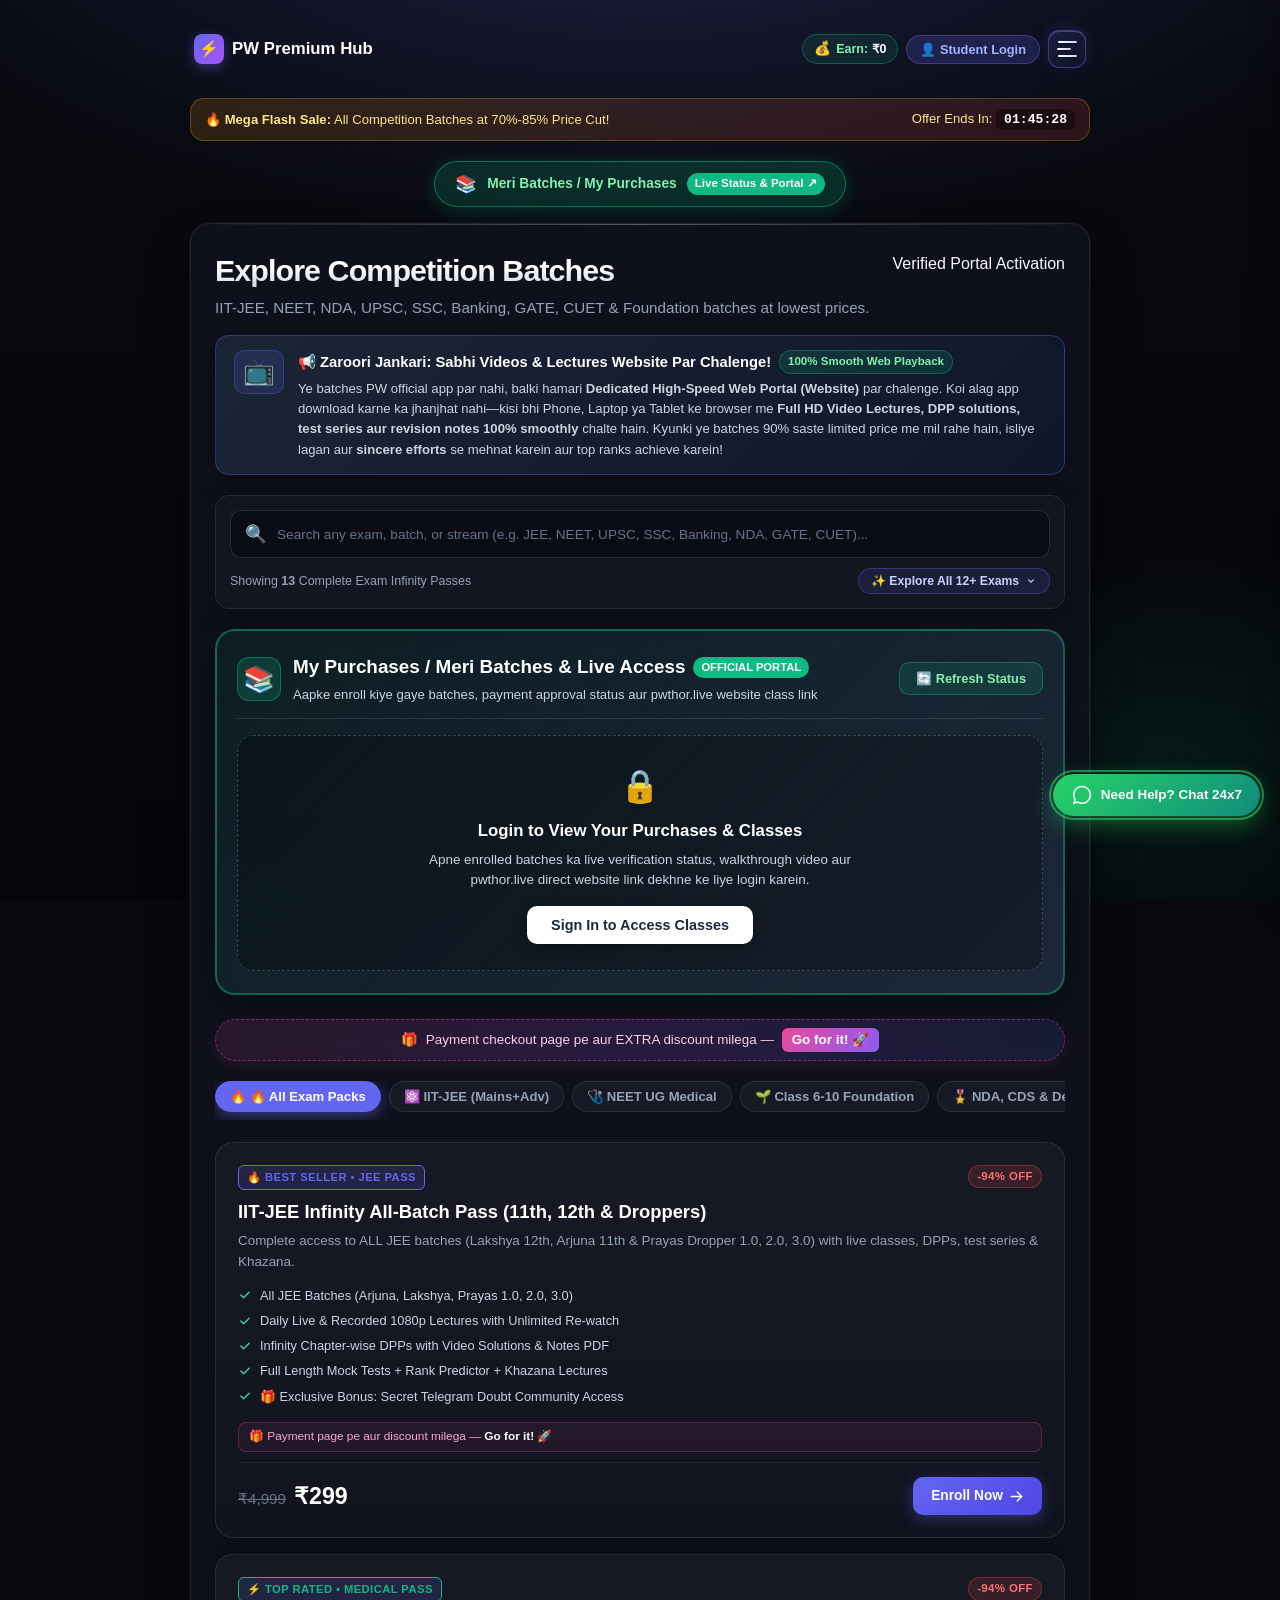
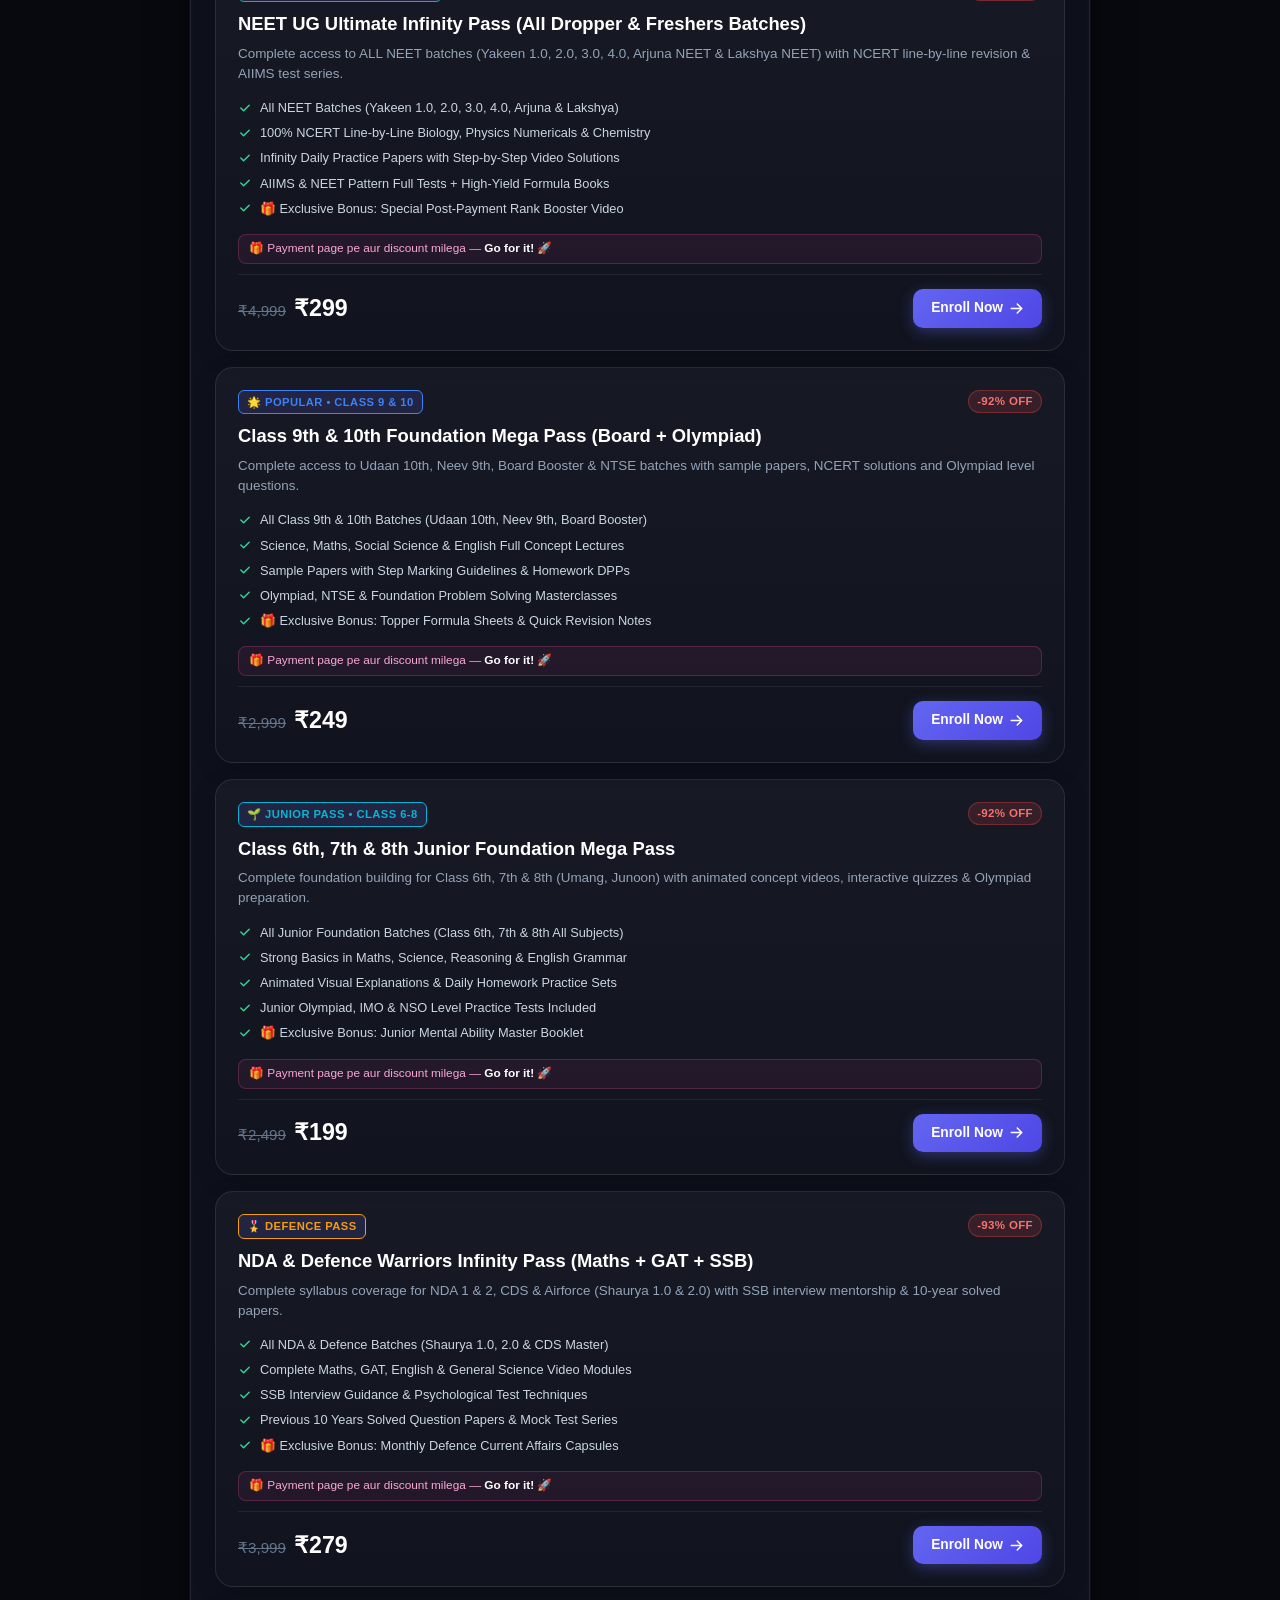
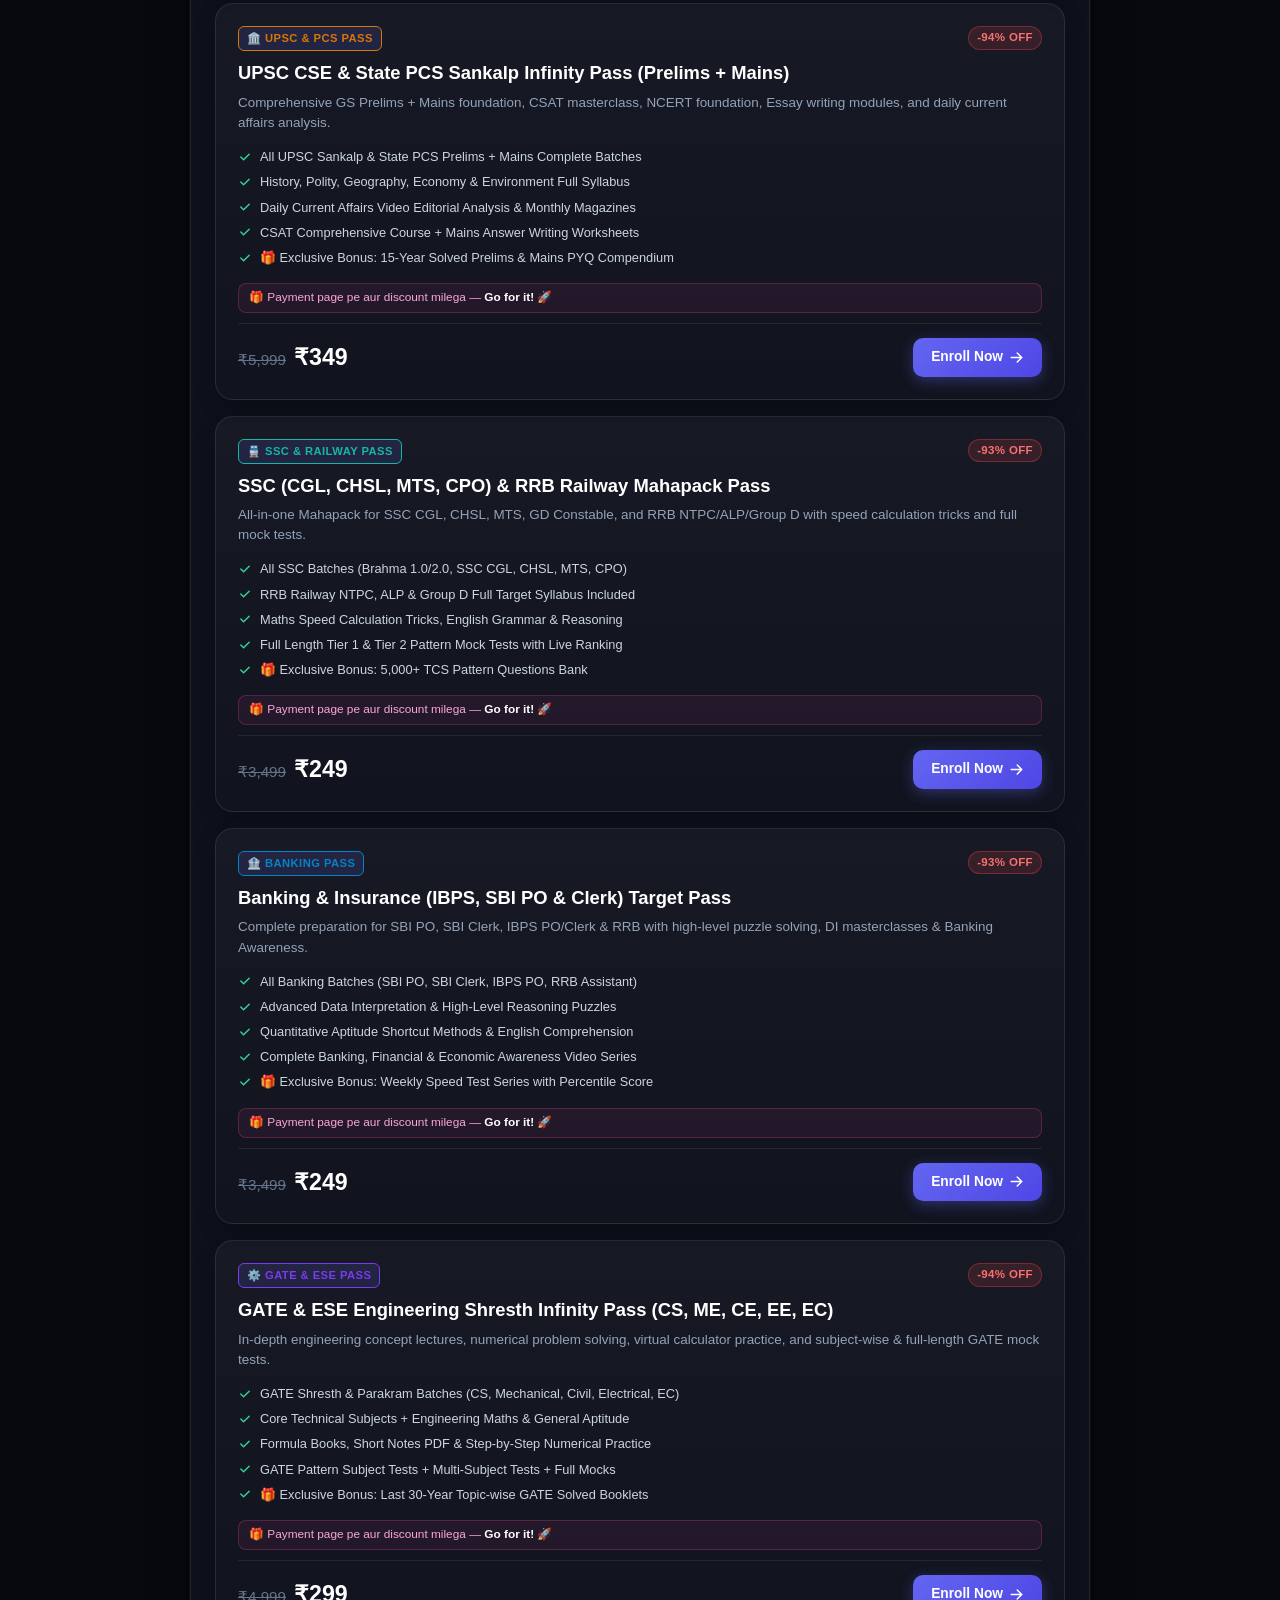
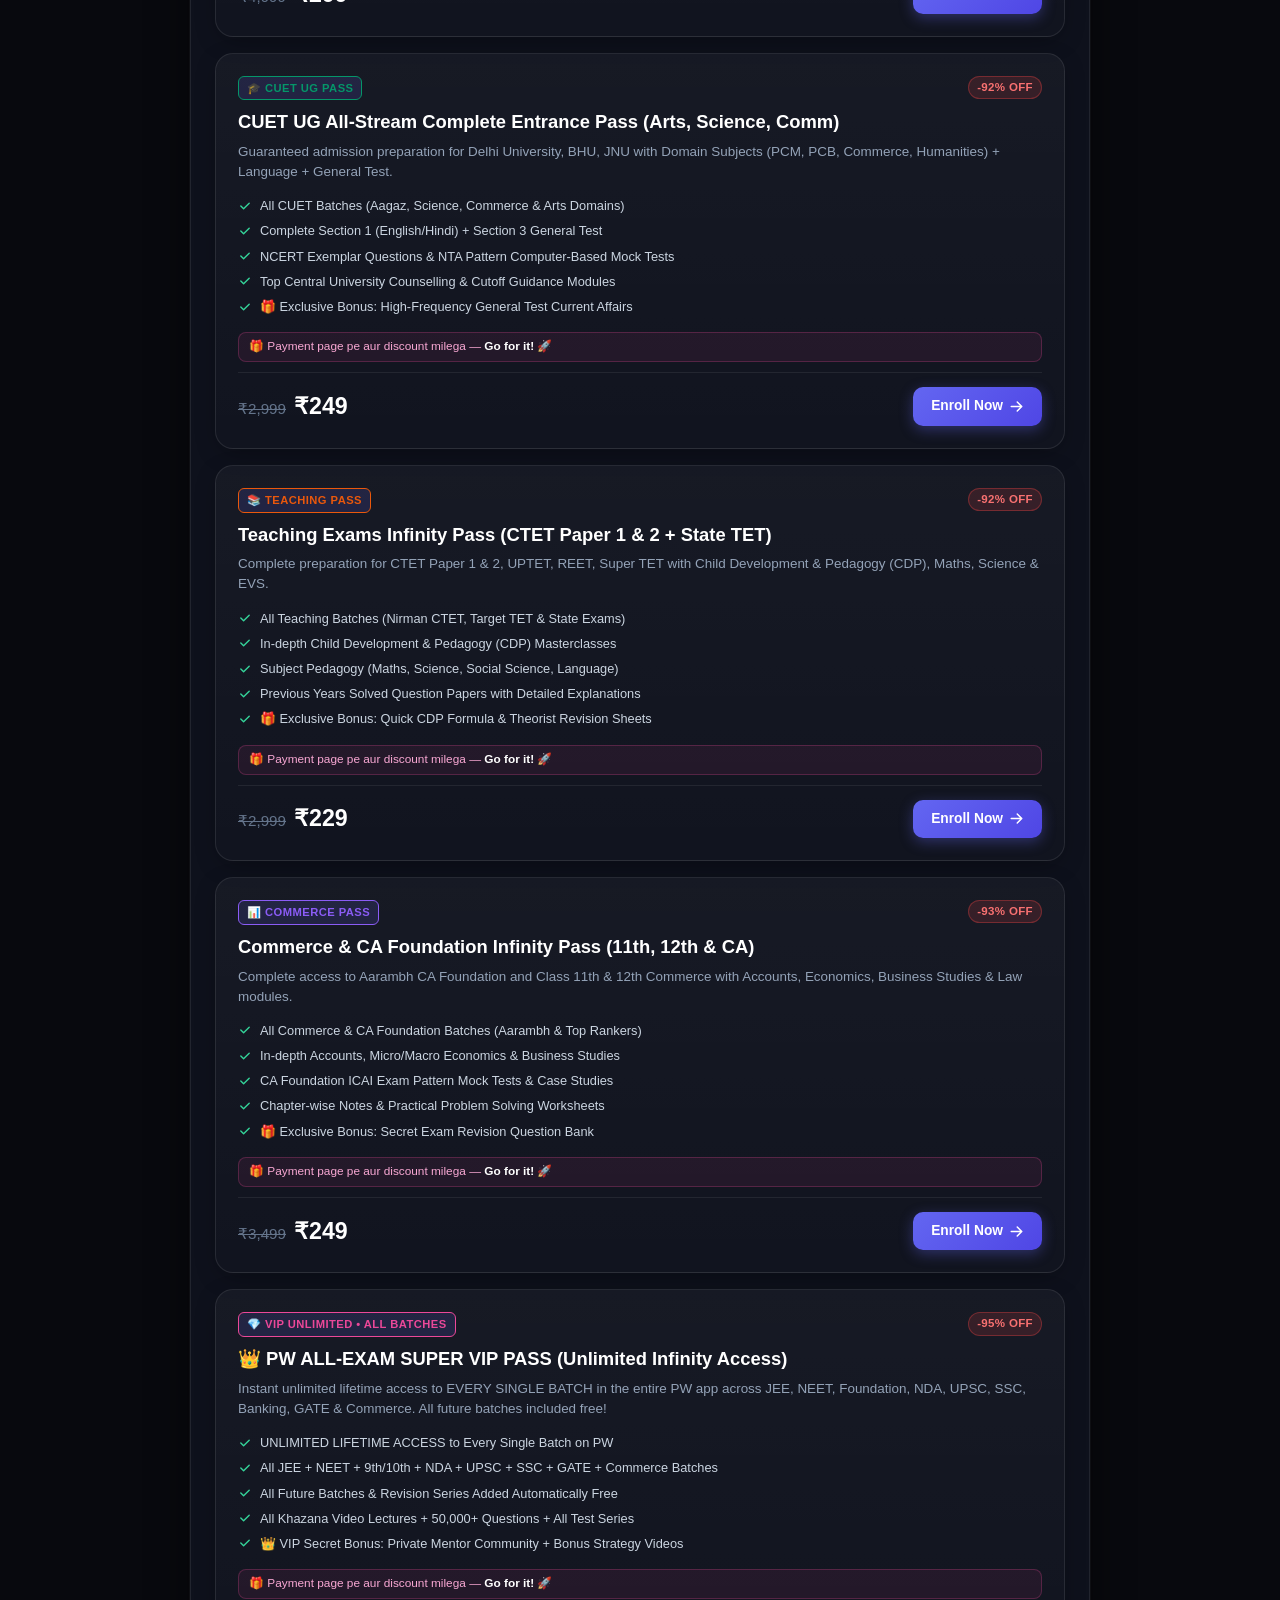
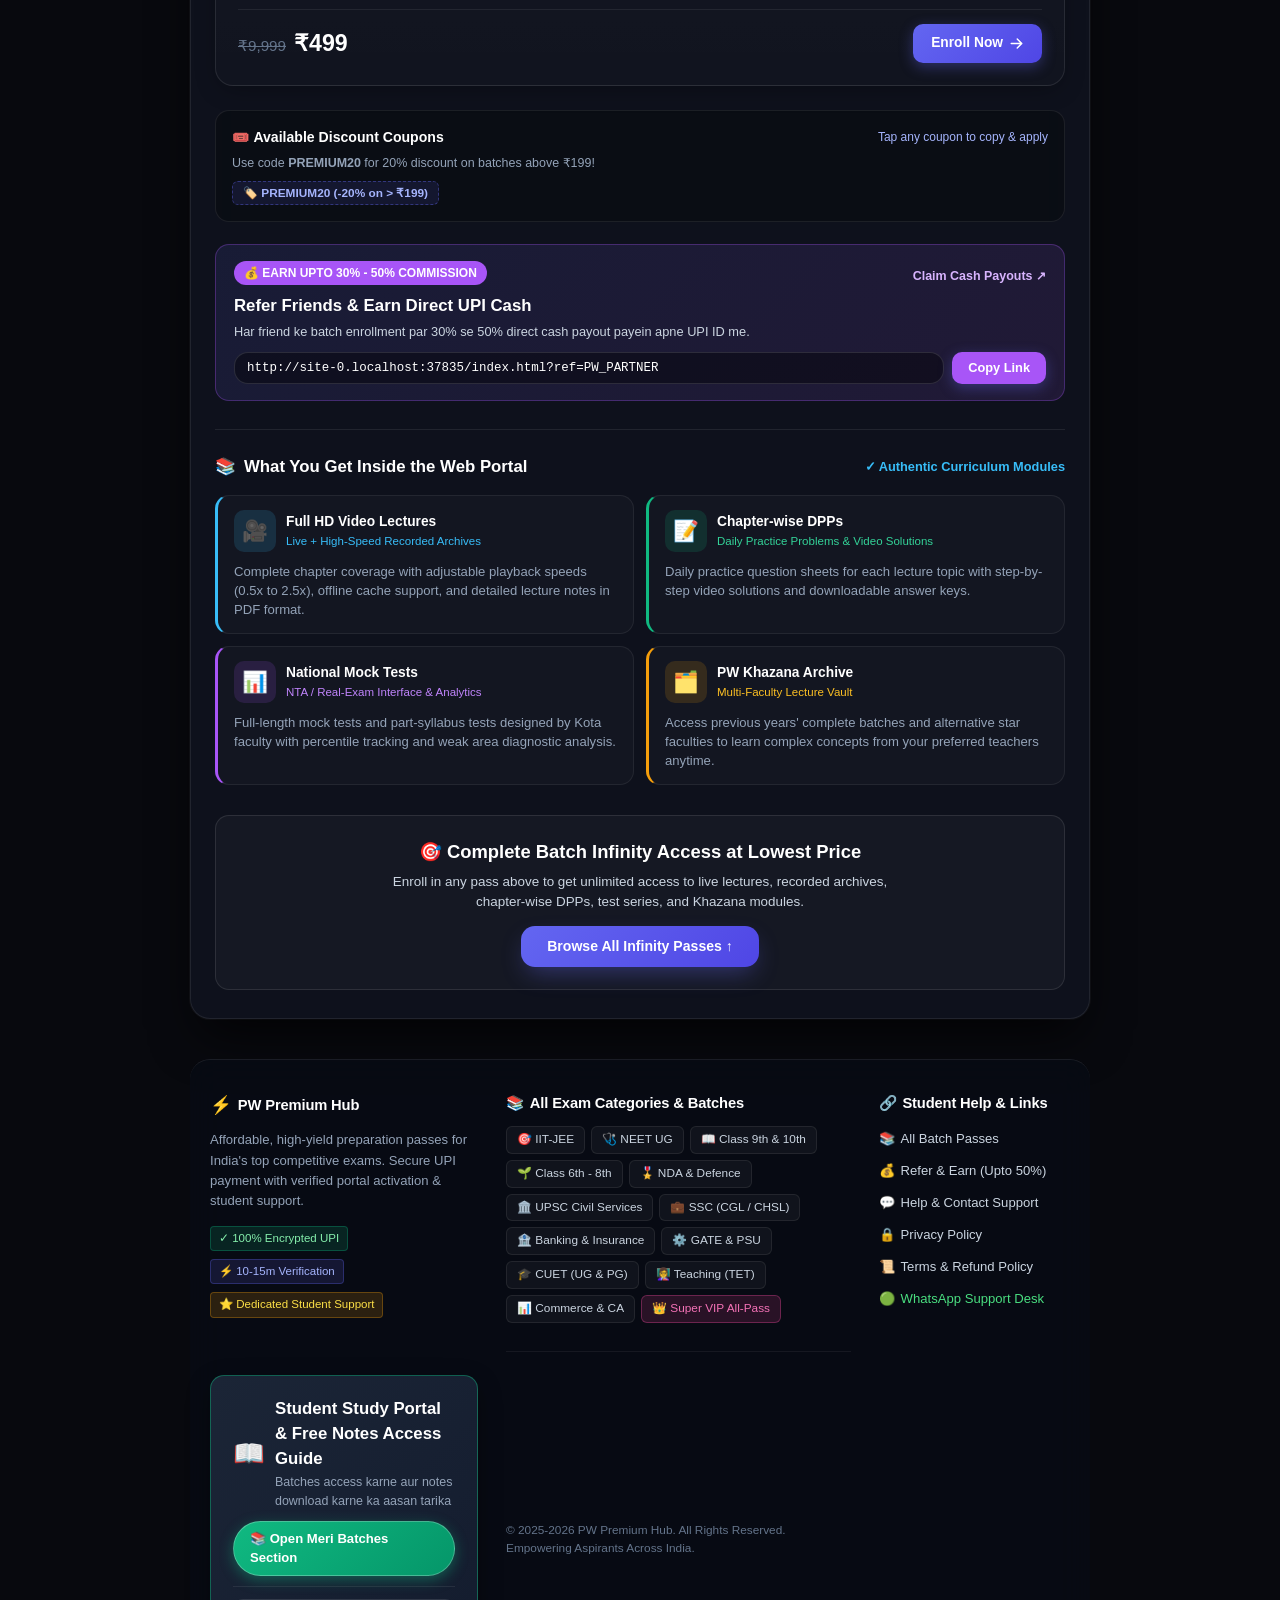
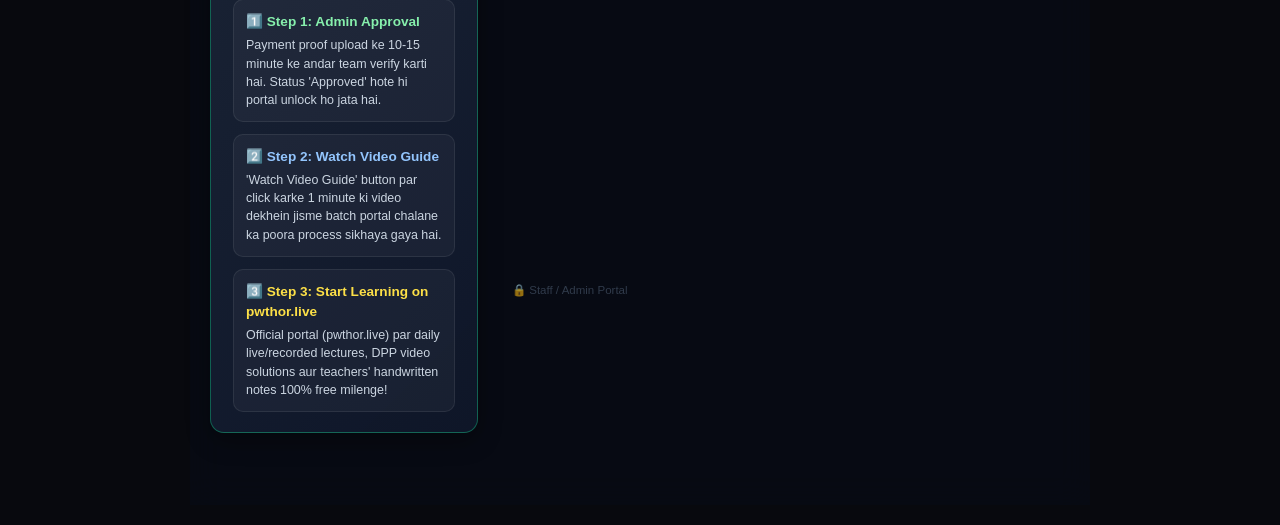
<file: index.html>
<!DOCTYPE html>
<html lang="en">
<head>
  <meta charset="UTF-8">
  <meta name="viewport" content="width=device-width, initial-scale=1.0">
  <title>PW Premium Hub | All-Exam Infinity Passes & Competition Batches</title>
  <meta name="description" content="Get complete access to all PW competition exam batches for JEE, NEET, Foundation, NDA, and Commerce with live classes, DPPs, and test series.">
  <link rel="stylesheet" href="styles.css">
</head>
<body>

  <main class="app-container wide">
    
    <!-- Navigation Bar -->
    <header class="site-nav">
      <a href="index.html" class="brand-badge">
        <span class="brand-icon">⚡</span>
        <span>PW Premium Hub</span>
      </a>

      <div class="nav-actions">
        <!-- Sleek Single Referral & Earnings Pill Badge -->
        <a href="refer.html" class="nav-earnings-pill" id="navEarningsBtn" title="Track your referral earnings & claim cash payouts">
          <span class="earnings-pill-icon">💰</span>
          <span class="earnings-pill-text">Earn: <strong id="navEarningsAmt">₹0</strong></span>
        </a>

        <!-- User Login / Profile Button -->
        <button type="button" id="btnOpenAuth" class="nav-link-btn primary" style="padding: 6px 13px; font-size: 0.8rem;">
          <span id="navUserLabel">👤 Login</span>
        </button>

        <!-- Corner 3-Line Hamburger Menu Button -->
        <button type="button" class="btn-hamburger" id="btnHamburgerMenu" aria-label="Open Navigation Menu" title="Menu & All Features">
          <span></span>
          <span></span>
          <span></span>
        </button>
      </div>
    </header>

    <!-- Logged-in Student Order Status Notification Banner / Modal -->
    <div id="studentOrderStatusBanner" style="display: none; margin-bottom: 16px;"></div>

    <!-- Urgency Flash Banner -->
    <div class="banner-alert">
      <div>
        <span>🔥 <strong>Mega Flash Sale:</strong> All Competition Batches at 70%-85% Price Cut!</span>
      </div>
      <div>
        <span>Offer Ends In: <span class="banner-timer" id="bannerTimer">01:45:30</span></span>
      </div>
    </div>

    <!-- Quick Access Jump Pill for My Purchases -->
    <div style="display: flex; justify-content: center; margin-bottom: 16px;">
      <a href="#myPurchasesSection" class="hero-jump-purchases" id="heroJumpPurchases">
        <span style="font-size: 1.1rem;">📚</span>
        <span>Meri Batches / My Purchases</span>
        <span style="font-size: 0.72rem; background: #10b981; color: #ffffff; padding: 2px 8px; border-radius: 999px; font-weight: 800;">Live Status & Portal ↗</span>
        <span class="nav-purchases-badge" id="heroPurchasesCount" style="display: none; background: #fde047; color: #0f172a; font-weight: 800; padding: 2px 8px; border-radius: 999px; font-size: 0.72rem;">0</span>
      </a>
    </div>

    <!-- Main Content Glass Card -->
    <section class="glass-card">
      
      <div style="display: flex; justify-content: space-between; align-items: flex-start; flex-wrap: wrap; gap: 12px; margin-bottom: 16px;">
        <div>
          <h1 class="headline">Explore Competition Batches</h1>
          <p class="subheadline" style="margin-bottom: 0;">IIT-JEE, NEET, NDA, UPSC, SSC, Banking, GATE, CUET & Foundation batches at lowest prices.</p>
        </div>
        <div class="badge-pill success">
          <span class="dot"></span>
          <span>Verified Portal Activation</span>
        </div>
      </div>

      <!-- Portal Clarification & Motivation Notice Banner (Videos Play on Website) -->
      <div class="portal-info-notice" style="background: linear-gradient(135deg, rgba(30, 41, 59, 0.85) 0%, rgba(15, 23, 42, 0.95) 100%); border: 1.5px solid rgba(99, 102, 241, 0.35); border-radius: var(--radius-md); padding: 14px 18px; margin-bottom: 20px; display: flex; align-items: flex-start; gap: 14px; box-shadow: 0 8px 24px rgba(0,0,0,0.3);">
        <div style="font-size: 1.6rem; line-height: 1; flex-shrink: 0; background: rgba(99, 102, 241, 0.15); padding: 8px; border-radius: 10px; border: 1px solid rgba(99, 102, 241, 0.3);">
          📺
        </div>
        <div style="flex: 1;">
          <div style="display: flex; align-items: center; gap: 8px; flex-wrap: wrap; margin-bottom: 5px;">
            <strong style="color: #ffffff; font-size: 0.92rem;">📢 Zaroori Jankari: Sabhi Videos & Lectures Website Par Chalenge!</strong>
            <span style="background: rgba(16, 185, 129, 0.15); border: 1px solid rgba(16, 185, 129, 0.35); color: #86efac; font-size: 0.72rem; font-weight: 700; padding: 2px 8px; border-radius: 12px;">100% Smooth Web Playback</span>
          </div>
          <p style="font-size: 0.82rem; color: #cbd5e1; margin-bottom: 0; line-height: 1.55;">
            Ye batches PW official app par nahi, balki hamari <strong>Dedicated High-Speed Web Portal (Website)</strong> par chalenge. Koi alag app download karne ka jhanjhat nahi—kisi bhi Phone, Laptop ya Tablet ke browser me <strong>Full HD Video Lectures, DPP solutions, test series aur revision notes 100% smoothly</strong> chalte hain. Kyunki ye batches 90% saste limited price me mil rahe hain, isliye lagan aur <strong>sincere efforts</strong> se mehnat karein aur top ranks achieve karein!
          </p>
        </div>
      </div>

      <!-- Smart Search Bar & Explore All Exams Section -->
      <div class="search-section-wrap">
        <div class="search-input-box">
          <span class="search-icon-symbol">🔍</span>
          <input 
            type="text" 
            id="batchSearchInput" 
            class="search-input-field" 
            placeholder="Search any exam, batch, or stream (e.g. JEE, NEET, UPSC, SSC, Banking, NDA, GATE, CUET)..." 
            autocomplete="off"
          >
          <button type="button" id="btnClearSearch" class="btn-clear-search" style="display: none;" title="Clear search">✕</button>
        </div>

        <div class="search-meta-bar">
          <div class="search-stats-text" id="searchStatsText">
            <span>Showing <strong id="searchCountNum">13</strong> Complete Exam Infinity Passes</span>
          </div>
          <button type="button" class="btn-explore-all-exams" id="btnToggleAllExamsDrawer">
            <span>✨ Explore All 12+ Exams</span>
            <svg id="arrowExploreExams" width="12" height="12" viewBox="0 0 20 20" fill="currentColor">
              <path fill-rule="evenodd" d="M5.293 7.293a1 1 0 011.414 0L10 10.586l3.293-3.293a1 1 0 111.414 1.414l-4 4a1 1 0 01-1.414 0l-4-4a1 1 0 010-1.414z" clip-rule="evenodd"/>
            </svg>
          </button>
        </div>

        <!-- Collapsible All Exams Grid Drawer -->
        <div class="all-exams-drawer" id="allExamsDrawer" style="display: none;">
          <div class="all-exams-grid" id="allExamsGrid">
            <!-- Injected via JavaScript -->
          </div>
        </div>
      </div>

      <!-- My Purchases / Meri Batches Section (Replaces How to Buy Video) -->
      <div class="my-purchases-card" id="myPurchasesSection" style="background: linear-gradient(135deg, rgba(16, 185, 129, 0.08) 0%, rgba(30, 41, 59, 0.95) 100%); border: 2px solid rgba(16, 185, 129, 0.45); border-radius: var(--radius-lg); padding: 22px 20px; margin-bottom: 24px; box-shadow: 0 10px 35px rgba(0,0,0,0.4);">
        <div style="display: flex; justify-content: space-between; align-items: center; flex-wrap: wrap; gap: 12px; margin-bottom: 16px; border-bottom: 1px solid rgba(255,255,255,0.12); padding-bottom: 14px;">
          <div style="display: flex; align-items: center; gap: 12px;">
            <div style="font-size: 1.6rem; background: rgba(16, 185, 129, 0.2); width: 44px; height: 44px; border-radius: 12px; display: flex; align-items: center; justify-content: center; border: 1.5px solid rgba(16, 185, 129, 0.45);">
              📚
            </div>
            <div>
              <div style="display: flex; align-items: center; gap: 8px; flex-wrap: wrap;">
                <h3 style="font-size: 1.18rem; font-weight: 900; color: #ffffff; margin: 0;">My Purchases / Meri Batches & Live Access</h3>
                <span style="font-size: 0.7rem; background: #10b981; color: #ffffff; font-weight: 800; padding: 2px 8px; border-radius: 999px;">OFFICIAL PORTAL</span>
              </div>
              <p style="font-size: 0.82rem; color: #cbd5e1; margin: 3px 0 0 0;">Aapke enroll kiye gaye batches, payment approval status aur pwthor.live website class link</p>
            </div>
          </div>
          <button type="button" id="btnRefreshMyPurchases" class="btn-action" style="padding: 8px 16px; font-size: 0.8rem; background: rgba(16, 185, 129, 0.15); border: 1px solid rgba(16, 185, 129, 0.4); color: #86efac; border-radius: 10px; cursor: pointer; display: inline-flex; align-items: center; gap: 6px; font-weight: 700;">
            <span>🔄 Refresh Status</span>
          </button>
        </div>

        <!-- Dynamic Purchases List Container -->
        <div id="myPurchasesListContainer">
          <!-- Populated dynamically via JS -->
        </div>
      </div>

      <!-- Cute Extra Discount Teaser Badge -->
      <div class="checkout-bonus-teaser">
        <span class="teaser-emoji">🎁</span>
        <span class="teaser-text">
          Payment checkout page pe aur EXTRA discount milega — <span class="teaser-highlight">Go for it! 🚀</span>
        </span>
      </div>

      <!-- Category Filter Tabs -->
      <div class="category-filter-wrap" id="categoryFilterWrap">
        <!-- Injected via JavaScript -->
      </div>

      <!-- Batches Grid -->
      <div class="batches-grid" id="batchesGrid">
        <!-- Injected via JavaScript -->
      </div>

      <!-- Coupon Code Section -->
      <div class="coupon-section">
        <div style="display: flex; justify-content: space-between; align-items: center; margin-bottom: 6px;">
          <strong style="font-size: 0.88rem; color: #ffffff;">🎟️ Available Discount Coupons</strong>
          <span style="font-size: 0.75rem; color: #a5b4fc;">Tap any coupon to copy & apply</span>
        </div>
        <p style="font-size: 0.78rem; color: var(--text-secondary); margin-bottom: 8px;">
          Use code <strong>PREMIUM20</strong> for 20% discount on batches above ₹199!
        </p>
        <div class="coupon-chips-list" id="couponChipsList">
          <!-- Injected via JS -->
        </div>
      </div>

      <!-- Refer & Earn 30%-50% Commission Box (Compact & Space-Optimized) -->
      <div class="refer-card" style="padding: 16px 18px; margin-bottom: 22px;">
        <div style="display: flex; justify-content: space-between; align-items: center; flex-wrap: wrap; gap: 8px; margin-bottom: 8px;">
          <span class="refer-commission-badge" style="margin-bottom: 0;">💰 EARN UPTO 30% - 50% COMMISSION</span>
          <a href="refer.html" class="auth-link-hint" style="font-size: 0.78rem; color: #d8b4fe; font-weight: 700; text-decoration: none;">Claim Cash Payouts ↗</a>
        </div>
        <h3 style="font-size: 1.05rem; font-weight: 700; color: #ffffff; margin-bottom: 4px;">
          Refer Friends & Earn Direct UPI Cash
        </h3>
        <p style="font-size: 0.8rem; color: #cbd5e1; margin-bottom: 10px;">
          Har friend ke batch enrollment par 30% se 50% direct cash payout payein apne UPI ID me.
        </p>
        
        <div style="display: flex; gap: 8px; flex-wrap: wrap;">
          <input 
            type="text" 
            id="refLinkInput" 
            readonly 
            class="form-input" 
            style="flex: 1; min-width: 0; font-family: monospace; font-size: 0.78rem; background: rgba(0,0,0,0.4); padding: 8px 12px;"
            value="https://example.com/?ref=PW_PARTNER"
          >
          <button type="button" id="btnCopyRefLink" class="btn-enroll" style="background: #a855f7; padding: 8px 16px; font-size: 0.8rem;">
            <span>Copy Link</span>
          </button>
        </div>
      </div>

      <!-- Verified Platform Features & Curriculum Section -->
      <div class="reviews-section">
        <div style="display: flex; align-items: center; justify-content: space-between; margin-bottom: 16px;">
          <h3 style="font-size: 1.05rem; font-weight: 700; color: #ffffff; display: flex; align-items: center; gap: 8px;">
            <span>📚</span> What You Get Inside the Web Portal
          </h3>
          <span style="font-size: 0.8rem; color: #38bdf8; font-weight: 600;">✓ Authentic Curriculum Modules</span>
        </div>

        <div class="reviews-grid">
          <!-- Feature 1 -->
          <div class="review-card" style="border-left: 3px solid #38bdf8;">
            <div class="reviewer-meta">
              <div style="width: 42px; height: 42px; border-radius: 10px; background: rgba(56, 189, 248, 0.15); display: flex; align-items: center; justify-content: center; font-size: 1.3rem;">
                🎥
              </div>
              <div>
                <div class="reviewer-name">Full HD Video Lectures</div>
                <div class="reviewer-badge" style="color: #38bdf8;">Live + High-Speed Recorded Archives</div>
              </div>
            </div>
            <p class="review-comment">
              Complete chapter coverage with adjustable playback speeds (0.5x to 2.5x), offline cache support, and detailed lecture notes in PDF format.
            </p>
          </div>

          <!-- Feature 2 -->
          <div class="review-card" style="border-left: 3px solid #10b981;">
            <div class="reviewer-meta">
              <div style="width: 42px; height: 42px; border-radius: 10px; background: rgba(16, 185, 129, 0.15); display: flex; align-items: center; justify-content: center; font-size: 1.3rem;">
                📝
              </div>
              <div>
                <div class="reviewer-name">Chapter-wise DPPs</div>
                <div class="reviewer-badge" style="color: #34d399;">Daily Practice Problems & Video Solutions</div>
              </div>
            </div>
            <p class="review-comment">
              Daily practice question sheets for each lecture topic with step-by-step video solutions and downloadable answer keys.
            </p>
          </div>

          <!-- Feature 3 -->
          <div class="review-card" style="border-left: 3px solid #a855f7;">
            <div class="reviewer-meta">
              <div style="width: 42px; height: 42px; border-radius: 10px; background: rgba(168, 85, 247, 0.15); display: flex; align-items: center; justify-content: center; font-size: 1.3rem;">
                📊
              </div>
              <div>
                <div class="reviewer-name">National Mock Tests</div>
                <div class="reviewer-badge" style="color: #c084fc;">NTA / Real-Exam Interface & Analytics</div>
              </div>
            </div>
            <p class="review-comment">
              Full-length mock tests and part-syllabus tests designed by Kota faculty with percentile tracking and weak area diagnostic analysis.
            </p>
          </div>

          <!-- Feature 4 -->
          <div class="review-card" style="border-left: 3px solid #f59e0b;">
            <div class="reviewer-meta">
              <div style="width: 42px; height: 42px; border-radius: 10px; background: rgba(245, 158, 11, 0.15); display: flex; align-items: center; justify-content: center; font-size: 1.3rem;">
                🗂️
              </div>
              <div>
                <div class="reviewer-name">PW Khazana Archive</div>
                <div class="reviewer-badge" style="color: #fbbf24;">Multi-Faculty Lecture Vault</div>
              </div>
            </div>
            <p class="review-comment">
              Access previous years' complete batches and alternative star faculties to learn complex concepts from your preferred teachers anytime.
            </p>
          </div>
        </div>
      </div>

      <!-- Bottom High-Value CTA Banner -->
      <div style="margin-top: 30px; text-align: center; padding: 22px; background: rgba(255,255,255,0.03); border: 1px solid rgba(255,255,255,0.1); border-radius: var(--radius-md);">
        <h4 style="font-size: 1.15rem; font-weight: 800; color: #ffffff; margin-bottom: 6px;">
          🎯 Complete Batch Infinity Access at Lowest Price
        </h4>
        <p style="font-size: 0.84rem; color: #cbd5e1; margin-bottom: 14px; max-width: 500px; margin-left: auto; margin-right: auto;">
          Enroll in any pass above to get unlimited access to live lectures, recorded archives, chapter-wise DPPs, test series, and Khazana modules.
        </p>
        <a href="#batchesGrid" class="btn-primary" style="display: inline-flex; width: auto; padding: 10px 26px; font-size: 0.88rem;">
          <span>Browse All Infinity Passes ↑</span>
        </a>
      </div>

    </section>

    <!-- Rich Categorized Footer with Discreet Staff Portal Link -->
    <footer class="site-footer-rich">
      <div class="footer-main-grid">
        
        <!-- Col 1: About & Trust -->
        <div>
          <div class="footer-col-title">
            <span style="font-size: 1.1rem;">⚡</span>
            <span>PW Premium Hub</span>
          </div>
          <p class="footer-desc-text">
            Affordable, high-yield preparation passes for India's top competitive exams. Secure UPI payment with verified portal activation & student support.
          </p>
          <div style="display: flex; gap: 8px; flex-wrap: wrap; margin-top: 10px;">
            <span style="font-size: 0.72rem; background: rgba(16, 185, 129, 0.15); color: #86efac; border: 1px solid rgba(16, 185, 129, 0.3); padding: 3px 8px; border-radius: 4px;">✓ 100% Encrypted UPI</span>
            <span style="font-size: 0.72rem; background: rgba(99, 102, 241, 0.15); color: #a5b4fc; border: 1px solid rgba(99, 102, 241, 0.3); padding: 3px 8px; border-radius: 4px;">⚡ 10-15m Verification</span>
            <span style="font-size: 0.72rem; background: rgba(245, 158, 11, 0.15); color: #fde047; border: 1px solid rgba(245, 158, 11, 0.3); padding: 3px 8px; border-radius: 4px;">⭐ Dedicated Student Support</span>
          </div>
        </div>

        <!-- Col 2: All 12 Exam Categories Directory -->
        <div>
          <div class="footer-col-title">
            <span>📚</span>
            <span>All Exam Categories & Batches</span>
          </div>
          <div class="footer-exam-pills-wrap">
            <a href="index.html?cat=jee" class="footer-exam-pill">🎯 IIT-JEE</a>
            <a href="index.html?cat=neet" class="footer-exam-pill">🩺 NEET UG</a>
            <a href="index.html?cat=class9_10" class="footer-exam-pill">📖 Class 9th & 10th</a>
            <a href="index.html?cat=class6_8" class="footer-exam-pill">🌱 Class 6th - 8th</a>
            <a href="index.html?cat=nda" class="footer-exam-pill">🎖️ NDA & Defence</a>
            <a href="index.html?cat=upsc" class="footer-exam-pill">🏛️ UPSC Civil Services</a>
            <a href="index.html?cat=ssc" class="footer-exam-pill">💼 SSC (CGL / CHSL)</a>
            <a href="index.html?cat=banking" class="footer-exam-pill">🏦 Banking & Insurance</a>
            <a href="index.html?cat=gate" class="footer-exam-pill">⚙️ GATE & PSU</a>
            <a href="index.html?cat=cuet" class="footer-exam-pill">🎓 CUET (UG & PG)</a>
            <a href="index.html?cat=teaching" class="footer-exam-pill">👩‍🏫 Teaching (TET)</a>
            <a href="index.html?cat=commerce" class="footer-exam-pill">📊 Commerce & CA</a>
            <a href="index.html" class="footer-exam-pill" style="background: rgba(236, 72, 153, 0.15); border-color: rgba(236, 72, 153, 0.35); color: #f472b6;">👑 Super VIP All-Pass</a>
          </div>
        </div>

        <!-- Col 3: Quick Links & Support -->
        <div>
          <div class="footer-col-title">
            <span>🔗</span>
            <span>Student Help & Links</span>
          </div>
          <ul class="footer-quick-links-list">
            <li class="footer-quick-link-item"><a href="index.html"><span>📚</span> All Batch Passes</a></li>
            <li class="footer-quick-link-item"><a href="refer.html"><span>💰</span> Refer & Earn (Upto 50%)</a></li>
            <li class="footer-quick-link-item"><a href="contact.html"><span>💬</span> Help & Contact Support</a></li>
            <li class="footer-quick-link-item"><a href="privacy.html"><span>🔒</span> Privacy Policy</a></li>
            <li class="footer-quick-link-item"><a href="terms.html"><span>📜</span> Terms & Refund Policy</a></li>
            <li class="footer-quick-link-item"><a href="https://wa.me/917631442934?text=Hello%20Support" target="_blank" rel="noopener noreferrer" style="color: #4ade80;"><span>🟢</span> WhatsApp Support Desk</a></li>
          </ul>
        </div>

      <!-- Dedicated Study & Website Access Guide Card in Footer -->
      <div style="background: linear-gradient(135deg, rgba(30, 41, 59, 0.9) 0%, rgba(15, 23, 42, 0.95) 100%); border: 1.5px solid rgba(16, 185, 129, 0.45); border-radius: var(--radius-md); padding: 20px 22px; margin-top: 24px; margin-bottom: 24px; box-shadow: 0 8px 24px rgba(0,0,0,0.3); text-align: left;">
        <div style="display: flex; align-items: center; justify-content: space-between; flex-wrap: wrap; gap: 10px; margin-bottom: 12px; border-bottom: 1px solid rgba(255,255,255,0.08); padding-bottom: 10px;">
          <div style="display: flex; align-items: center; gap: 10px;">
            <span style="font-size: 1.6rem;">📖</span>
            <div>
              <strong style="color: #ffffff; font-size: 1.05rem;">Student Study Portal & Free Notes Access Guide</strong>
              <p style="font-size: 0.78rem; color: #94a3b8; margin: 2px 0 0 0;">Batches access karne aur notes download karne ka aasan tarika</p>
            </div>
          </div>
          <a href="#myPurchasesSection" class="nav-purchases-btn" style="font-size: 0.82rem; padding: 7px 16px;">
            <span>📚 Open Meri Batches Section</span>
          </a>
        </div>
        <div style="display: grid; grid-template-columns: repeat(auto-fit, minmax(220px, 1fr)); gap: 12px;">
          <div style="background: rgba(255,255,255,0.04); border: 1px solid rgba(255,255,255,0.08); border-radius: 10px; padding: 12px;">
            <div style="font-weight: 700; color: #86efac; font-size: 0.85rem; margin-bottom: 4px;">1️⃣ Step 1: Admin Approval</div>
            <div style="font-size: 0.78rem; color: #cbd5e1; line-height: 1.45;">Payment proof upload ke 10-15 minute ke andar team verify karti hai. Status 'Approved' hote hi portal unlock ho jata hai.</div>
          </div>
          <div style="background: rgba(255,255,255,0.04); border: 1px solid rgba(255,255,255,0.08); border-radius: 10px; padding: 12px;">
            <div style="font-weight: 700; color: #93c5fd; font-size: 0.85rem; margin-bottom: 4px;">2️⃣ Step 2: Watch Video Guide</div>
            <div style="font-size: 0.78rem; color: #cbd5e1; line-height: 1.45;">'Watch Video Guide' button par click karke 1 minute ki video dekhein jisme batch portal chalane ka poora process sikhaya gaya hai.</div>
          </div>
          <div style="background: rgba(255,255,255,0.04); border: 1px solid rgba(255,255,255,0.08); border-radius: 10px; padding: 12px;">
            <div style="font-weight: 700; color: #fde047; font-size: 0.85rem; margin-bottom: 4px;">3️⃣ Step 3: Start Learning on pwthor.live</div>
            <div style="font-size: 0.78rem; color: #cbd5e1; line-height: 1.45;">Official portal (pwthor.live) par daily live/recorded lectures, DPP video solutions aur teachers' handwritten notes 100% free milenge!</div>
          </div>
        </div>
      </div>

      <!-- Footer Bottom Bar with Discreet Admin Access -->
      <div class="footer-bottom-bar">
        <div>
          © 2025-2026 PW Premium Hub. All Rights Reserved. Empowering Aspirants Across India.
        </div>
        <div>
          <!-- Discreet Admin Portal Link at bottom -->
          <a href="admin-login.html" class="discreet-admin-link" title="Authorized Staff Access">
            <span>🔒 Staff / Admin Portal</span>
          </a>
        </div>
      </div>
    </footer>

  </main>

  <!-- Modern Direct Unified Student Login / Register Modal -->
  <div class="modal-backdrop" id="authModal">
    <div class="modal-box" style="max-width: 440px; padding: 26px;">
      <button type="button" class="modal-close" id="btnCloseAuth">&times;</button>

      <!-- Mandatory Login Notice (Shown when user clicks Enroll without login) -->
      <div id="authMandatoryNotice" style="display: none; background: rgba(99, 102, 241, 0.15); border: 1.5px solid rgba(99, 102, 241, 0.4); border-radius: 10px; padding: 12px 14px; margin-bottom: 16px; font-size: 0.84rem; color: #c7d2fe; line-height: 1.45;">
        🔒 <strong>Account Required:</strong> Batch access secure karne ke liye kripya <strong>Google Login</strong> ya Email se login karein.
      </div>

      <!-- Logged In Status Header -->
      <div id="authLoggedInBanner" style="display: none; background: rgba(16, 185, 129, 0.15); border: 1px solid rgba(16, 185, 129, 0.35); border-radius: 10px; padding: 12px 14px; margin-bottom: 16px; justify-content: space-between; align-items: center;">
        <div>
          <div style="font-size: 0.75rem; color: #86efac; font-weight: 700; text-transform: uppercase;">Logged In Account:</div>
          <div id="loggedInUserDisplay" style="font-size: 0.88rem; color: #ffffff; font-weight: 700;">Student</div>
        </div>
        <button type="button" id="btnLogoutUser" class="nav-link-btn" style="padding: 5px 12px; font-size: 0.74rem; color: #f87171; border-color: rgba(248,113,113,0.3);">
          Logout
        </button>
      </div>

      <div style="text-align: center; margin-bottom: 18px;">
        <h3 style="font-size: 1.35rem; font-weight: 800; color: #ffffff; margin-bottom: 4px;">Student Login & Access</h3>
        <p style="font-size: 0.8rem; color: var(--text-muted); margin: 0;">Verified access to all batch passes, DPPs & live lecture portal</p>
      </div>

      <!-- Google Sign In Button -->
      <div class="google-auth-wrap" style="margin-bottom: 16px;">
        <button type="button" class="btn-google-auth" id="btnGoogleSignIn" style="width: 100%; display: flex; align-items: center; justify-content: center; gap: 12px; background: #ffffff; color: #1f2937; border: 1.5px solid #d1d5db; padding: 12px 18px; border-radius: 12px; font-size: 0.94rem; font-weight: 700; cursor: pointer; box-shadow: 0 4px 14px rgba(0,0,0,0.18); transition: transform 0.15s ease, box-shadow 0.15s ease;">
          <svg width="22" height="22" viewBox="0 0 24 24">
            <path fill="#4285F4" d="M23.745 12.27c0-.7-.06-1.4-.19-2.07H12v4.51h6.6c-.29 1.52-1.14 2.82-2.4 3.68v3.05h3.88c2.27-2.09 3.665-5.17 3.665-9.17z"/>
            <path fill="#34A853" d="M12 24c3.24 0 5.95-1.08 7.93-2.91l-3.88-3.05c-1.08.72-2.45 1.16-4.05 1.16-3.12 0-5.77-2.1-6.72-4.93H1.25v3.15C3.26 21.36 7.33 24 12 24z"/>
            <path fill="#FBBC05" d="M5.28 14.27c-.25-.72-.38-1.49-.38-2.27s.13-1.55.38-2.27V6.58H1.25C.45 8.18 0 9.99 0 12s.45 3.82 1.25 5.42l4.03-3.15z"/>
            <path fill="#EA4335" d="M12 4.75c1.77 0 3.35.61 4.6 1.8l3.42-3.42C17.95 1.19 15.24 0 12 0 7.33 0 3.26 2.64 1.25 6.58l4.03 3.15c.95-2.83 3.6-4.98 6.72-4.98z"/>
          </svg>
          <span>Continue with Google</span>
        </button>
        <div style="display: flex; align-items: center; gap: 10px; margin-top: 14px; margin-bottom: 14px;">
          <div style="flex: 1; height: 1px; background: rgba(255,255,255,0.12);"></div>
          <span style="font-size: 0.72rem; color: var(--text-muted); text-transform: uppercase; letter-spacing: 0.5px;">OR EMAIL & PASSWORD</span>
          <div style="flex: 1; height: 1px; background: rgba(255,255,255,0.12);"></div>
        </div>
      </div>

      <!-- Direct Unified Login Form -->
      <form id="formUnifiedAuth">
        <div class="form-group" style="margin-bottom: 12px;">
          <label class="form-label" for="unifiedContact" style="font-size: 0.8rem;">Email Address</label>
          <input type="email" id="unifiedContact" class="form-input" placeholder="e.g. student@gmail.com" required autocomplete="username">
        </div>

        <div class="form-group" style="margin-bottom: 14px;">
          <div style="display: flex; justify-content: space-between; align-items: center; margin-bottom: 4px;">
            <label class="form-label" for="unifiedPassword" style="font-size: 0.8rem; margin-bottom: 0;">Password</label>
            <a href="login.html#reset" class="auth-link-hint" style="font-size: 0.74rem; color: #818cf8; text-decoration: none;">Forgot Password?</a>
          </div>
          <div style="position: relative; display: flex; align-items: center;">
            <input type="password" id="unifiedPassword" class="form-input" style="width: 100%; padding-right: 42px;" placeholder="Enter password (min 6 chars)" minlength="6" required autocomplete="current-password">
            <button type="button" class="btn-toggle-eye" id="btnEyeUnified" style="position: absolute; right: 10px; background: none; border: none; font-size: 1.05rem; cursor: pointer; color: #94a3b8;" title="Show/Hide Password">👁️</button>
          </div>
        </div>

        <button type="submit" class="btn-primary" style="padding: 12px 18px; font-size: 0.92rem; font-weight: 800; border-radius: 10px; width: 100%;">
          <span>Sign In to Account</span>
        </button>
      </form>

      <div style="text-align: center; margin-top: 14px; font-size: 0.8rem;">
        <a href="login.html" style="color: #818cf8; text-decoration: underline; font-weight: 700;">Open Dedicated Student Login & Sign Up Page →</a>
      </div>

    </div>
  </div>

  <!-- Dedicated High-Visibility Approval Celebration Modal (Light Theme) -->
  <div id="approvalCelebrationModal" class="approval-celebration-overlay" style="display: none;">
    <div class="approval-celebration-card">
      <button type="button" class="approval-modal-close" id="btnCloseApprovalModal" aria-label="Close modal">&times;</button>
      
      <!-- Top Badges & Celebration Icon -->
      <div style="text-align: center; margin-bottom: 16px;">
        <div style="display: inline-flex; align-items: center; gap: 6px; background: #dcfce7; border: 1.5px solid #86efac; color: #15803d; padding: 4px 14px; border-radius: 9999px; font-weight: 800; font-size: 0.78rem; margin-bottom: 10px;">
          <span>🎉 ALL-BATCH ACCESS UNLOCKED</span>
        </div>
        <h2 style="font-size: 1.5rem; font-weight: 900; color: #0f172a; margin-bottom: 6px; line-height: 1.3;">
          🎉 Badhai Ho! Payment Approved Ho Gaya Hai!
        </h2>
        <p style="font-size: 0.88rem; color: #475569; margin: 0; line-height: 1.5;">
          Aapka batch successfully activate ho chuka hai. Ab aap bina kisi rok-tok ke sabhi classes attend kar sakte hain!
        </p>
      </div>

      <!-- Approved Batch Name Pill -->
      <div style="background: #f0fdf4; border: 1.5px solid #bbf7d0; border-radius: 12px; padding: 12px 16px; margin-bottom: 18px; display: flex; align-items: center; justify-content: space-between; flex-wrap: wrap; gap: 8px;">
        <div>
          <span style="font-size: 0.72rem; text-transform: uppercase; font-weight: 800; color: #16a34a; letter-spacing: 0.5px;">Enrolled Batch:</span>
          <div id="modalApprovedBatchName" style="font-size: 1rem; font-weight: 800; color: #0f172a;">IIT-JEE & NEET All-Pass</div>
        </div>
        <span style="background: #10b981; color: #ffffff; font-size: 0.74rem; font-weight: 800; padding: 3px 10px; border-radius: 999px;">
          ✓ LIFETIME ELIGIBLE
        </span>
      </div>

      <!-- Step 1: Video Guide -->
      <div class="approval-step-box">
        <div class="approval-step-title">
          <span style="background: #e0e7ff; color: #4338ca; width: 24px; height: 24px; border-radius: 50%; display: inline-flex; align-items: center; justify-content: center; font-size: 0.76rem; font-weight: 900;">1</span>
          <span>Step 1: Video Guide Dekhein (Kaise Access Karna Hai)</span>
        </div>
        <p style="font-size: 0.82rem; color: #475569; margin-bottom: 8px; line-height: 1.45;">
          Iss video me bataya gaya hai ki pwthor.live portal par kaise login karna hai, lectures kaise run karne hain aur notes kaise download karne hain:
        </p>
        <div class="modal-video-wrap">
          <iframe 
            id="approvalYoutubeIframe"
            src="https://www.youtube.com/embed/dQw4w9WgXcQ" 
            title="Batch Walkthrough Video" 
            allow="accelerometer; autoplay; clipboard-write; encrypted-media; gyroscope; picture-in-picture" 
            allowfullscreen
          ></iframe>
        </div>
      </div>

      <!-- Step 2: Open Dedicated Batch Portal Card -->
      <div class="approval-step-box" style="background: #f0fdf4; border-color: #86efac;">
        <div class="approval-step-title" style="color: #15803d;">
          <span style="background: #10b981; color: #ffffff; width: 24px; height: 24px; border-radius: 50%; display: inline-flex; align-items: center; justify-content: center; font-size: 0.76rem; font-weight: 900;">2</span>
          <span>Step 2: Official Batch Portal (pwthor.live) Par Jayein</span>
        </div>
        <p style="font-size: 0.82rem; color: #166534; line-height: 1.5; margin-bottom: 12px;">
          Ye hamari dedicated website hai jahan aapko <strong>Daily Live & 1080p Recorded Lectures</strong>, <strong>DPPs with detailed Video Solutions</strong>, <strong>Formula Books PDF</strong> aur <strong>All-India Mock Tests</strong> 100% free milenge!
        </p>
        <a href="https://pwthor.live" id="btnModalAccessPortal" target="_blank" rel="noopener noreferrer" class="btn-portal-launch">
          <svg width="20" height="20" viewBox="0 0 24 24" fill="none" stroke="currentColor" stroke-width="2.5">
            <path d="M18 13v6a2 2 0 0 1-2 2H5a2 2 0 0 1-2-2V8a2 2 0 0 1 2-2h6"></path>
            <polyline points="15 3 21 3 21 9"></polyline>
            <line x1="10" y1="14" x2="21" y2="3"></line>
          </svg>
          <span>👉 Click Here to Go to Website & Start Classes (pwthor.live) ↗</span>
        </a>
      </div>

      <!-- Close Action Button -->
      <div style="margin-top: 14px; text-align: center;">
        <button type="button" id="btnDismissApprovalModal" style="background: #f1f5f9; border: 1px solid #cbd5e1; color: #475569; padding: 10px 24px; border-radius: 10px; font-weight: 700; font-size: 0.85rem; cursor: pointer; transition: all 0.15s ease;">
          ✓ Samajh Gaya / Close Window
        </button>
      </div>

    </div>
  </div>

  <!-- Toast Element -->
  <div id="toast" class="toast">
    <span id="toastMsg">Notification message</span>
  </div>

  <!-- Central Scripts -->
  <script src="config.js"></script>
  <script>
    document.addEventListener("DOMContentLoaded", () => {
      const categoryFilterWrap = document.getElementById("categoryFilterWrap");
      const batchesGrid = document.getElementById("batchesGrid");
      const couponChipsList = document.getElementById("couponChipsList");
      const refLinkInput = document.getElementById("refLinkInput");
      const btnCopyRefLink = document.getElementById("btnCopyRefLink");
      const toast = document.getElementById("toast");
      const toastMsg = document.getElementById("toastMsg");

      // Auth Elements
      const btnOpenAuth = document.getElementById("btnOpenAuth");
      const authModal = document.getElementById("authModal");
      const btnCloseAuth = document.getElementById("btnCloseAuth");
      const navUserLabel = document.getElementById("navUserLabel");

      // Search & Drawer elements
      const batchSearchInput = document.getElementById("batchSearchInput");
      const btnClearSearch = document.getElementById("btnClearSearch");
      const searchCountNum = document.getElementById("searchCountNum");
      const btnToggleAllExamsDrawer = document.getElementById("btnToggleAllExamsDrawer");
      const allExamsDrawer = document.getElementById("allExamsDrawer");
      const allExamsGrid = document.getElementById("allExamsGrid");
      const navEarningsAmt = document.getElementById("navEarningsAmt");

      let activeCategory = "all";
      let searchQuery = "";

      // Calculate & display referral earnings
      function updateEarningsDisplay() {
        const claims = APP_STATE.referralClaims || [];
        let total = 0;
        claims.forEach(c => {
          if (c.status === "paid") {
            total += Number(c.amount || 0);
          }
        });
        if (APP_STATE.currentUser && APP_STATE.currentUser.earnings) {
          total = Math.max(total, APP_STATE.currentUser.earnings);
        }
        if (navEarningsAmt) {
          navEarningsAmt.textContent = formatINR(total);
        }
      }

      // Check current user state
      if (APP_STATE.currentUser) {
        navUserLabel.textContent = `👤 ${APP_STATE.currentUser.name.split(" ")[0]}`;
        refLinkInput.value = `${window.location.origin}${window.location.pathname}?ref=${encodeURIComponent(APP_STATE.currentUser.phone || "USER")}`;
      } else {
        refLinkInput.value = `${window.location.origin}${window.location.pathname}?ref=PW_PARTNER`;
      }
      updateEarningsDisplay();

      // Render Category Filter Tabs
      function renderCategories() {
        categoryFilterWrap.innerHTML = CONFIG.CATEGORIES.map(cat => `
          <button 
            type="button" 
            class="btn-category-tab ${cat.id === activeCategory ? 'active' : ''}" 
            data-cat-id="${cat.id}"
          >
            <span>${cat.icon || '📚'}</span>
            <span>${cat.name}</span>
          </button>
        `).join("");

        document.querySelectorAll(".btn-category-tab").forEach(tab => {
          tab.addEventListener("click", () => {
            activeCategory = tab.dataset.catId;
            renderCategories();
            renderAllExamsDrawer();
            renderBatches();
          });
        });
      }

      // Render Collapsible All Exams Grid Drawer
      function renderAllExamsDrawer() {
        if (!allExamsGrid) return;
        allExamsGrid.innerHTML = CONFIG.CATEGORIES.map(cat => {
          const count = cat.id === "all" 
            ? APP_STATE.batches.length 
            : APP_STATE.batches.filter(b => b.category === cat.id).length;
          const isActive = cat.id === activeCategory;
          return `
            <div class="exam-drawer-chip ${isActive ? 'active' : ''}" data-cat-id="${cat.id}">
              <span class="exam-drawer-icon">${cat.icon || '📚'}</span>
              <div>
                <span class="exam-drawer-name">${cat.name}</span>
                <span class="exam-drawer-count">${count} ${count === 1 ? 'Infinity Pass' : 'Passes'}</span>
              </div>
            </div>
          `;
        }).join("");

        document.querySelectorAll(".exam-drawer-chip").forEach(chip => {
          chip.addEventListener("click", () => {
            activeCategory = chip.dataset.catId;
            renderCategories();
            renderAllExamsDrawer();
            renderBatches();
            allExamsDrawer.style.display = "none";
            btnToggleAllExamsDrawer.classList.remove("open");
            // Scroll to batches grid
            batchesGrid.scrollIntoView({ behavior: "smooth", block: "start" });
          });
        });
      }

      // Toggle All Exams Drawer
      btnToggleAllExamsDrawer.addEventListener("click", () => {
        const isClosed = allExamsDrawer.style.display === "none";
        allExamsDrawer.style.display = isClosed ? "block" : "none";
        btnToggleAllExamsDrawer.classList.toggle("open", isClosed);
      });

      // Smart Search Listener
      batchSearchInput.addEventListener("input", (e) => {
        searchQuery = e.target.value.trim().toLowerCase();
        btnClearSearch.style.display = searchQuery ? "flex" : "none";
        renderBatches();
      });

      btnClearSearch.addEventListener("click", () => {
        batchSearchInput.value = "";
        searchQuery = "";
        btnClearSearch.style.display = "none";
        renderBatches();
      });

      // Render Batches with Category & Search Filters
      function renderBatches() {
        let filtered = APP_STATE.batches;

        // Apply Category Filter
        if (activeCategory !== "all") {
          filtered = filtered.filter(b => b.category === activeCategory);
        }

        // Apply Live Search Query Filter
        if (searchQuery) {
          filtered = filtered.filter(b => {
            const n = (b.name || "").toLowerCase();
            const d = (b.description || "").toLowerCase();
            const c = (b.category || "").toLowerCase();
            const t = (b.tag || "").toLowerCase();
            const f = (b.features || []).join(" ").toLowerCase();
            return n.includes(searchQuery) || d.includes(searchQuery) || c.includes(searchQuery) || t.includes(searchQuery) || f.includes(searchQuery);
          });
        }

        if (searchCountNum) {
          searchCountNum.textContent = filtered.length;
        }

        if (filtered.length === 0) {
          batchesGrid.innerHTML = `
            <div style="text-align: center; padding: 44px 20px; background: rgba(0,0,0,0.25); border-radius: var(--radius-md); border: 1px dashed rgba(255,255,255,0.12); grid-column: 1 / -1;">
              <div style="font-size: 2.2rem; margin-bottom: 8px;">🔍</div>
              <h3 style="font-size: 1.15rem; font-weight: 700; color: #ffffff; margin-bottom: 6px;">No Batches Found</h3>
              <p style="font-size: 0.84rem; color: var(--text-secondary); margin-bottom: 16px;">
                "${searchQuery}" se match karta koi batch nahi mila. Dusra exam try karein (JEE, NEET, UPSC, SSC, Banking, NDA).
              </p>
              <button type="button" class="btn-enroll" id="btnResetSearch">
                <span>View All 13 Exam Passes</span>
              </button>
            </div>
          `;
          document.getElementById("btnResetSearch")?.addEventListener("click", () => {
            activeCategory = "all";
            batchSearchInput.value = "";
            searchQuery = "";
            btnClearSearch.style.display = "none";
            renderCategories();
            renderAllExamsDrawer();
            renderBatches();
          });
          return;
        }

        batchesGrid.innerHTML = filtered.map(batch => {
          const discountPct = Math.round(((batch.originalPrice - batch.offerPrice) / batch.originalPrice) * 100);
          return `
          <div class="batch-card" data-batch-id="${batch.id}">
            <div>
              <div class="batch-header">
                <span class="batch-tag" style="background: rgba(99, 102, 241, 0.15); color: ${batch.badgeColor || '#a5b4fc'}; border: 1px solid ${batch.badgeColor || 'rgba(99, 102, 241, 0.3)'};">
                  ${batch.tag || 'Popular Batch'}
                </span>
                <span class="batch-discount-badge">-${discountPct}% OFF</span>
              </div>

              <h3 class="batch-title">${batch.name}</h3>
              <p class="batch-desc">${batch.description}</p>

              <ul class="batch-features">
                ${batch.features.map(f => `
                  <li class="batch-feature-item">
                    <svg class="batch-feature-icon" viewBox="0 0 20 20" fill="currentColor">
                      <path fill-rule="evenodd" d="M16.707 5.293a1 1 0 010 1.414l-8 8a1 1 0 01-1.414 0l-4-4a1 1 0 011.414-1.414L8 12.586l7.293-7.293a1 1 0 011.414 0z" clip-rule="evenodd" />
                    </svg>
                    <span>${f}</span>
                  </li>
                `).join("")}
              </ul>
              <div class="batch-extra-discount-hint">
                <span>🎁 Payment page pe aur discount milega — <strong>Go for it! 🚀</strong></span>
              </div>
            </div>

            <div class="batch-footer">
              <div class="batch-pricing">
                <span class="batch-cut-price">${formatINR(batch.originalPrice)}</span>
                <span class="batch-live-price">${formatINR(batch.offerPrice)}</span>
              </div>

              <a href="payment.html?batch=${encodeURIComponent(batch.id)}" class="btn-enroll btn-enroll-action" data-batch-id="${batch.id}">
                <span>Enroll Now</span>
                <svg width="15" height="15" viewBox="0 0 20 20" fill="currentColor">
                  <path fill-rule="evenodd" d="M10.293 3.293a1 1 0 011.414 0l6 6a1 1 0 010 1.414l-6 6a1 1 0 01-1.414-1.414L14.586 11H3a1 1 0 110-2h11.586l-4.293-4.293a1 1 0 010-1.414z" clip-rule="evenodd" />
                </svg>
              </a>
            </div>
          </div>
          `;
        }).join("");
      }

      // Render Coupon Chips (Only show public 20% coupon on home page; secret codes hidden!)
      function renderCoupons() {
        const publicCoupons = APP_STATE.coupons.filter(c => c.isPublic !== false);
        couponChipsList.innerHTML = publicCoupons.map(c => `
          <button type="button" class="coupon-chip" data-code="${c.code}" title="${c.description}">
            🏷️ <strong>${c.code}</strong> (-${c.percent}% on > ₹${c.minOrder || 199})
          </button>
        `).join("");

        document.querySelectorAll(".coupon-chip").forEach(chip => {
          chip.addEventListener("click", () => {
            const code = chip.dataset.code;
            navigator.clipboard.writeText(code);
            showToast(`Coupon "${code}" copied! It will auto-apply in checkout.`);
            localStorage.setItem("applied_coupon", code);
          });
        });
      }

      // Copy Referral Link
      btnCopyRefLink.addEventListener("click", () => {
        navigator.clipboard.writeText(refLinkInput.value);
        showToast("Referral link copied! Share with friends to earn 30% commission.");
      });

      // Student Order Tracking Elements & Approval Modal Elements
      const studentOrderStatusBanner = document.getElementById("studentOrderStatusBanner");
      const navPurchasesCount = document.getElementById("navPurchasesCount");
      const approvalCelebrationModal = document.getElementById("approvalCelebrationModal");
      const btnCloseApprovalModal = document.getElementById("btnCloseApprovalModal");
      const btnDismissApprovalModal = document.getElementById("btnDismissApprovalModal");
      const modalApprovedBatchName = document.getElementById("modalApprovedBatchName");
      const approvalYoutubeIframe = document.getElementById("approvalYoutubeIframe");
      const btnModalAccessPortal = document.getElementById("btnModalAccessPortal");

      let currentCelebrationOrderId = null;

      function openApprovalModal(order) {
        if (!approvalCelebrationModal || !order) return;
        currentCelebrationOrderId = order.orderId;
        if (modalApprovedBatchName) {
          modalApprovedBatchName.textContent = order.batchName || "Complete PW Infinity Batch Pass";
        }
        if (approvalYoutubeIframe) {
          const videoSrc = CONFIG.PRIVATE_YOUTUBE_LINK || CONFIG.HOW_TO_BUY_VIDEO || "https://www.youtube.com/embed/dQw4w9WgXcQ";
          approvalYoutubeIframe.src = normalizeYoutubeUrl(videoSrc);
        }
        if (btnModalAccessPortal) {
          btnModalAccessPortal.href = CONFIG.APP_PORTAL_LINK || "https://pwthor.live";
        }
        approvalCelebrationModal.style.display = "flex";
      }

      function closeApprovalModal() {
        if (approvalCelebrationModal) {
          approvalCelebrationModal.style.display = "none";
        }
        if (currentCelebrationOrderId) {
          sessionStorage.setItem("dismissed_approval_" + currentCelebrationOrderId, "1");
        }
      }

      btnCloseApprovalModal?.addEventListener("click", closeApprovalModal);
      btnDismissApprovalModal?.addEventListener("click", closeApprovalModal);
      approvalCelebrationModal?.addEventListener("click", (e) => {
        if (e.target === approvalCelebrationModal) closeApprovalModal();
      });

      window.openApprovalModal = openApprovalModal;

      function refreshUserOrdersDisplay() {
        if (!APP_STATE.currentUser) {
          if (studentOrderStatusBanner) studentOrderStatusBanner.style.display = "none";
          if (navPurchasesCount) navPurchasesCount.style.display = "none";
          return;
        }
        const contact = APP_STATE.currentUser.phone || APP_STATE.currentUser.email;
        const matches = findOrdersByUserContact(contact) || [];

        const heroPurchasesCount = document.getElementById("heroPurchasesCount");
        if (navPurchasesCount) {
          if (matches.length > 0) {
            navPurchasesCount.textContent = matches.length;
            navPurchasesCount.style.display = "inline-block";
          } else {
            navPurchasesCount.style.display = "none";
          }
        }
        if (heroPurchasesCount) {
          if (matches.length > 0) {
            heroPurchasesCount.textContent = matches.length;
            heroPurchasesCount.style.display = "inline-block";
          } else {
            heroPurchasesCount.style.display = "none";
          }
        }

        if (matches && matches.length > 0) {
          const latest = matches[0];
          const isApproved = (latest.status === "approved");

          // Auto-trigger celebration popup modal on main screen if approved and not dismissed
          if (isApproved && !sessionStorage.getItem("dismissed_approval_" + latest.orderId)) {
            openApprovalModal(latest);
          }

          // Top Screen Alert / Banner for Logged-In Student
          if (studentOrderStatusBanner) {
            studentOrderStatusBanner.style.display = "block";

            if (isApproved) {
              const portalUrl = CONFIG.APP_PORTAL_LINK || "https://pwthor.live";
              studentOrderStatusBanner.innerHTML = `
                <div style="background: linear-gradient(135deg, rgba(16, 185, 129, 0.22) 0%, rgba(5, 150, 105, 0.3) 100%); border: 1.5px solid rgba(16, 185, 129, 0.55); border-radius: var(--radius-md); padding: 16px 18px; box-shadow: 0 8px 24px rgba(16, 185, 129, 0.22); display: flex; align-items: center; justify-content: space-between; flex-wrap: wrap; gap: 12px; margin-bottom: 8px;">
                  <div style="display: flex; align-items: center; gap: 12px;">
                    <span style="font-size: 2.2rem; line-height: 1;">🎉</span>
                    <div>
                      <div style="display: flex; align-items: center; gap: 8px; flex-wrap: wrap; margin-bottom: 4px;">
                        <strong style="color: #ffffff; font-size: 1.02rem;">Badhai Ho! Batch Payment Approved Ho Gaya Hai!</strong>
                        <span style="background: #10b981; color: #ffffff; font-size: 0.72rem; font-weight: 800; padding: 2px 8px; border-radius: 999px;">✓ CLASSES UNLOCKED</span>
                      </div>
                      <p style="font-size: 0.83rem; color: #a7f3d0; margin: 0; line-height: 1.45;">
                        Aapke <strong>${escapeHtml(latest.batchName)}</strong> ka payment verify ho chuka hai! Abhi button par click karein aur apni classes, notes & videos access karein.
                      </p>
                    </div>
                  </div>
                  <div style="display: flex; gap: 8px; flex-wrap: wrap; align-items: center;">
                    <button type="button" class="btn-primary btn-banner-video-guide" style="background: #ffffff; color: #065f46; font-weight: 800; padding: 10px 16px; font-size: 0.84rem; border-radius: 10px; cursor: pointer; border: none; box-shadow: 0 4px 12px rgba(0,0,0,0.2);">
                      <span>📺 Watch Video Guide</span>
                    </button>
                    <a href="${portalUrl}" target="_blank" rel="noopener noreferrer" class="btn-primary" style="background: linear-gradient(135deg, #10b981 0%, #059669 100%); font-weight: 800; padding: 11px 20px; font-size: 0.9rem; text-decoration: none; border-radius: 10px; box-shadow: 0 4px 15px rgba(16, 185, 129, 0.4); display: inline-flex; align-items: center; gap: 8px; flex-shrink: 0;">
                      <span>🚀 Start Learning (pwthor.live) ↗</span>
                    </a>
                  </div>
                </div>
              `;
              studentOrderStatusBanner.querySelector(".btn-banner-video-guide")?.addEventListener("click", () => {
                openApprovalModal(latest);
              });
            } else {
              studentOrderStatusBanner.innerHTML = `
                <div style="background: linear-gradient(135deg, rgba(245, 158, 11, 0.18) 0%, rgba(217, 119, 6, 0.24) 100%); border: 1.5px solid rgba(245, 158, 11, 0.45); border-radius: var(--radius-md); padding: 16px 18px; box-shadow: 0 8px 24px rgba(245, 158, 11, 0.15); display: flex; align-items: center; justify-content: space-between; flex-wrap: wrap; gap: 12px; margin-bottom: 8px;">
                  <div style="display: flex; align-items: center; gap: 12px;">
                    <span style="font-size: 2.2rem; line-height: 1;">⏳</span>
                    <div>
                      <div style="display: flex; align-items: center; gap: 8px; flex-wrap: wrap; margin-bottom: 4px;">
                        <strong style="color: #ffffff; font-size: 1.02rem;">Payment Received — Verification Under Process</strong>
                        <span style="background: #f59e0b; color: #1e1b4b; font-size: 0.72rem; font-weight: 800; padding: 2px 8px; border-radius: 999px;">10-15 MIN APPROVAL</span>
                      </div>
                      <p style="font-size: 0.83rem; color: #fde68a; margin: 0; line-height: 1.45;">
                        Aapne payment submit kiya hai (Order ID: <code>${escapeHtml(latest.orderId)}</code>). Verification team cross-check kar rahi hai, <strong>10-15 minute</strong> me approval hote hi access mil jayega!
                      </p>
                    </div>
                  </div>
                  <a href="success.html?orderId=${encodeURIComponent(latest.orderId)}" class="btn-primary" style="background: linear-gradient(135deg, #f59e0b 0%, #d97706 100%); color: #1e1b4b; font-weight: 800; padding: 11px 20px; font-size: 0.88rem; text-decoration: none; border-radius: 10px; box-shadow: 0 4px 15px rgba(245, 158, 11, 0.3); display: inline-flex; align-items: center; gap: 8px; flex-shrink: 0;">
                    <span>🔍 Check Live Status</span>
                  </a>
                </div>
              `;
            }
          }
        } else {
          if (studentOrderStatusBanner) studentOrderStatusBanner.style.display = "none";
        }
      }

      // Render My Purchases / Meri Batches Dashboard
      function renderMyPurchases() {
        const container = document.getElementById("myPurchasesListContainer");
        if (!container) return;

        if (!APP_STATE.currentUser) {
          container.innerHTML = `
            <div style="text-align: center; padding: 26px 18px; background: rgba(0,0,0,0.25); border-radius: 16px; border: 1.5px dashed rgba(255,255,255,0.18);">
              <div style="font-size: 2rem; margin-bottom: 8px;">🔒</div>
              <h4 style="font-size: 1.05rem; font-weight: 800; color: #ffffff; margin-bottom: 6px;">Login to View Your Purchases & Classes</h4>
              <p style="font-size: 0.84rem; color: #cbd5e1; margin-bottom: 16px; max-width: 480px; margin-left: auto; margin-right: auto;">
                Apne enrolled batches ka live verification status, walkthrough video aur pwthor.live direct website link dekhne ke liye login karein.
              </p>
              <button type="button" class="btn-enroll btn-trigger-student-login" style="display: inline-flex; width: auto; padding: 11px 24px; font-size: 0.9rem; background: #ffffff; color: #1e293b; font-weight: 800; border-radius: 10px; box-shadow: 0 4px 14px rgba(0,0,0,0.3);">
                <span>Sign In to Access Classes</span>
              </button>
            </div>
          `;
          container.querySelector(".btn-trigger-student-login")?.addEventListener("click", () => {
            if (authModal) authModal.classList.add("open");
          });
          return;
        }

        const contact = APP_STATE.currentUser.phone || APP_STATE.currentUser.email;
        const matches = findOrdersByUserContact(contact) || [];

        if (matches.length === 0) {
          container.innerHTML = `
            <div style="text-align: center; padding: 26px 18px; background: rgba(0,0,0,0.25); border-radius: 16px; border: 1.5px dashed rgba(255,255,255,0.15);">
              <div style="font-size: 2rem; margin-bottom: 6px;">📦</div>
              <h4 style="font-size: 1.02rem; font-weight: 800; color: #ffffff; margin-bottom: 6px;">Koi Batch Enrolled Nahi Hai Abhi</h4>
              <p style="font-size: 0.82rem; color: #94a3b8; margin-bottom: 14px;">
                Niche diye gaye Infinity Passes me se apna manpasand competition batch chun kar enroll karein.
              </p>
              <a href="#batchesGrid" class="btn-primary" style="display: inline-flex; width: auto; padding: 10px 22px; font-size: 0.86rem; text-decoration: none; border-radius: 10px; font-weight: 700;">Browse All Batches ↓</a>
            </div>
          `;
          return;
        }

        container.innerHTML = `
          <div style="display: flex; flex-direction: column; gap: 14px;">
            ${matches.map(m => {
              const isApproved = (m.status === 'approved');
              if (isApproved) {
                const portalUrl = CONFIG.APP_PORTAL_LINK || "https://pwthor.live";
                // Light Theme, Big, High-Visibility Approved Batch Card
                return `
                  <div class="my-purchases-approved-card-light">
                    <div style="display: flex; justify-content: space-between; align-items: flex-start; flex-wrap: wrap; gap: 10px; margin-bottom: 12px;">
                      <div>
                        <div style="display: inline-flex; align-items: center; gap: 6px; background: #dcfce7; color: #15803d; border: 1px solid #86efac; padding: 3px 10px; border-radius: 999px; font-size: 0.74rem; font-weight: 800; margin-bottom: 6px;">
                          <span>✓ PAYMENT APPROVED & ACTIVE</span>
                        </div>
                        <h4 style="font-size: 1.25rem; font-weight: 900; color: #0f172a; margin: 0; line-height: 1.35;">
                          ${escapeHtml(m.batchName || 'Batch Pass')}
                        </h4>
                      </div>
                      <span style="font-size: 0.84rem; color: #475569; font-weight: 700; background: #f1f5f9; padding: 4px 10px; border-radius: 8px;">
                        Order ID: <strong style="color: #0f172a; font-family: monospace;">${escapeHtml(m.orderId)}</strong>
                      </span>
                    </div>

                    <div style="background: #f0fdf4; border: 1px solid #bbf7d0; border-radius: 10px; padding: 12px 14px; margin-bottom: 16px;">
                      <div style="font-size: 0.86rem; color: #166534; font-weight: 700; display: flex; align-items: center; gap: 6px; margin-bottom: 3px;">
                        <span>🎉</span>
                        <span>Badhai Ho! Aapka batch unlock ho chuka hai!</span>
                      </div>
                      <p style="font-size: 0.8rem; color: #1e293b; margin: 0; line-height: 1.5;">
                        Aapki classes, daily live/recorded lectures, DPP video solutions, notes PDF aur test series hamari official portal website <strong>(pwthor.live)</strong> par chalengi.
                      </p>
                    </div>

                    <!-- Action Buttons Row -->
                    <div style="display: grid; grid-template-columns: repeat(auto-fit, minmax(220px, 1fr)); gap: 10px;">
                      <!-- Big Green Launch Button -->
                      <a href="${portalUrl}" target="_blank" rel="noopener noreferrer" class="btn-portal-launch" style="padding: 13px 18px; font-size: 0.95rem;">
                        <svg width="18" height="18" viewBox="0 0 24 24" fill="none" stroke="currentColor" stroke-width="2.5">
                          <path d="M18 13v6a2 2 0 0 1-2 2H5a2 2 0 0 1-2-2V8a2 2 0 0 1 2-2h6"></path>
                          <polyline points="15 3 21 3 21 9"></polyline>
                          <line x1="10" y1="14" x2="21" y2="3"></line>
                        </svg>
                        <span>🚀 Open Website (pwthor.live) ↗</span>
                      </a>

                      <!-- Watch Video Guide Button -->
                      <button type="button" class="btn-primary btn-open-guide-modal" data-order='${escapeHtml(JSON.stringify(m))}' style="background: #eff6ff; color: #1d4ed8; border: 1.5px solid #bfdbfe; font-weight: 800; padding: 13px 18px; font-size: 0.92rem; border-radius: 12px; cursor: pointer; display: flex; align-items: center; justify-content: center; gap: 8px;">
                        <span>📺 Step 1: Watch Video Guide</span>
                      </button>
                    </div>

                    <div style="margin-top: 12px; display: flex; justify-content: space-between; align-items: center; flex-wrap: wrap; gap: 8px; font-size: 0.76rem; color: #64748b; border-top: 1px solid #e2e8f0; padding-top: 10px;">
                      <span>Paid: <strong style="color: #059669; font-size: 0.85rem;">₹${m.amount}</strong> via UPI</span>
                      <a href="success.html?orderId=${encodeURIComponent(m.orderId)}" style="color: #4f46e5; text-decoration: none; font-weight: 700;">
                        📄 View Receipt & Order Summary ↗
                      </a>
                    </div>
                  </div>
                `;
              } else {
                // Pending Verification Card
                return `
                  <div class="my-purchases-pending-card-light">
                    <div style="display: flex; justify-content: space-between; align-items: flex-start; flex-wrap: wrap; gap: 10px; margin-bottom: 8px;">
                      <div>
                        <div style="display: inline-flex; align-items: center; gap: 6px; background: #fef3c7; color: #b45309; border: 1px solid #fde68a; padding: 3px 10px; border-radius: 999px; font-size: 0.74rem; font-weight: 800; margin-bottom: 6px;">
                          <span>⏳ VERIFYING (10-15 MIN)</span>
                        </div>
                        <h4 style="font-size: 1.15rem; font-weight: 800; color: #78350f; margin: 0;">
                          ${escapeHtml(m.batchName || 'Batch Pass')}
                        </h4>
                      </div>
                      <span style="font-size: 0.8rem; color: #92400e; font-weight: 700;">
                        Order ID: <code style="font-family: monospace;">${escapeHtml(m.orderId)}</code>
                      </span>
                    </div>

                    <p style="font-size: 0.82rem; color: #92400e; margin-bottom: 12px; line-height: 1.5;">
                      Aapka payment proof verification ke liye submit hai. Team cross-check kar rahi hai (lagbhag <strong>10-15 minute</strong>). Approve hote hi yahan green button aur walkthrough video guide show ho jayegi!
                    </p>

                    <div style="display: flex; justify-content: space-between; align-items: center; flex-wrap: wrap; gap: 8px;">
                      <span style="font-size: 0.78rem; color: #78350f;">Amount: <strong>₹${m.amount}</strong></span>
                      <a href="success.html?orderId=${encodeURIComponent(m.orderId)}" class="btn-primary" style="background: linear-gradient(135deg, #f59e0b 0%, #d97706 100%); color: #1e1b4b; font-weight: 800; padding: 9px 18px; font-size: 0.82rem; border-radius: 8px; text-decoration: none;">
                        <span>🔍 Check Live Status & Receipt ↗</span>
                      </a>
                    </div>
                  </div>
                `;
              }
            }).join("")}
          </div>
        `;

        // Wire video guide modal buttons
        container.querySelectorAll(".btn-open-guide-modal").forEach(btn => {
          btn.addEventListener("click", () => {
            try {
              const ord = JSON.parse(btn.getAttribute("data-order"));
              openApprovalModal(ord);
            } catch(e) {
              openApprovalModal(matches[0]);
            }
          });
        });
      }

      // Refresh My Purchases button listener
      document.getElementById("btnRefreshMyPurchases")?.addEventListener("click", () => {
        renderMyPurchases();
        refreshUserOrdersDisplay();
        showToast("🔄 Purchases status updated.");
      });

      // Auto-poll orders every 4 seconds
      setInterval(() => {
        refreshUserOrdersDisplay();
        renderMyPurchases();
      }, 4000);

      // Auth Logged In Banner & Logout
      const authLoggedInBanner = document.getElementById("authLoggedInBanner");
      const loggedInUserDisplay = document.getElementById("loggedInUserDisplay");
      const btnLogoutUser = document.getElementById("btnLogoutUser");

      function updateAuthUIState() {
        if (APP_STATE.currentUser) {
          navUserLabel.textContent = `👤 ${APP_STATE.currentUser.name ? APP_STATE.currentUser.name.split(" ")[0] : "Student"}`;
          refLinkInput.value = `${window.location.origin}${window.location.pathname}?ref=${encodeURIComponent(APP_STATE.currentUser.phone || APP_STATE.currentUser.email || "USER")}`;
          if (authLoggedInBanner) authLoggedInBanner.style.display = "flex";
          if (loggedInUserDisplay) loggedInUserDisplay.textContent = `${APP_STATE.currentUser.name} (${APP_STATE.currentUser.email || APP_STATE.currentUser.phone})`;
        } else {
          navUserLabel.textContent = `👤 Student Login`;
          refLinkInput.value = `${window.location.origin}${window.location.pathname}?ref=PW_PARTNER`;
          if (authLoggedInBanner) authLoggedInBanner.style.display = "none";
        }
        refreshUserOrdersDisplay();
        renderMyPurchases();
      }

      btnLogoutUser?.addEventListener("click", () => {
        localStorage.removeItem("pw_user");
        APP_STATE.currentUser = null;
        updateAuthUIState();
        showToast("Logged out successfully.");
      });

      // ----------------------------------------------------------------------
      // Genuine Google OAuth 2.0 & Google Identity Implementation
      // ----------------------------------------------------------------------
      const GOOGLE_CLIENT_ID = "712845892143-pwpremiumhub.apps.googleusercontent.com";

      function parseJwt(token) {
        try {
          const base64Url = token.split('.')[1];
          const base64 = base64Url.replace(/-/g, '+').replace(/_/g, '/');
          const jsonPayload = decodeURIComponent(atob(base64).split('').map(function(c) {
            return '%' + ('00' + c.charCodeAt(0).toString(16)).slice(-2);
          }).join(''));
          return JSON.parse(jsonPayload);
        } catch(e) {
          return null;
        }
      }

      async function handleRealGoogleAuthResponse({ access_token, credential }) {
        showToast("⏳ Verifying Google identity...", "⏳");
        let verifiedUser = null;
        let sessionToken = null;

        try {
          const res = await fetch("/api/auth/google", {
            method: "POST",
            headers: { "Content-Type": "application/json" },
            body: JSON.stringify({ access_token, credential })
          });
          const data = await res.json();
          if (data.ok && data.user) {
            verifiedUser = data.user;
            sessionToken = data.token;
          }
        } catch(e) {
          console.warn("Backend auth API offline, attempting client-side token verification:", e.message);
        }

        // Resilient fallback if backend serverless is offline
        if (!verifiedUser) {
          if (access_token) {
            try {
              const uRes = await fetch("https://www.googleapis.com/oauth2/v3/userinfo", {
                headers: { Authorization: `Bearer ${access_token}` }
              });
              const uData = await uRes.json();
              if (uData && uData.email) {
                verifiedUser = {
                  id: "USR-G-" + Date.now(),
                  email: uData.email.toLowerCase(),
                  name: uData.name || uData.email.split("@")[0],
                  picture: uData.picture || "",
                  authProvider: "google"
                };
                sessionToken = "G-LOCAL-" + Date.now();
              }
            } catch(err) {}
          } else if (credential) {
            const payload = parseJwt(credential);
            if (payload && payload.email) {
              verifiedUser = {
                id: "USR-G-" + Date.now(),
                email: payload.email.toLowerCase(),
                name: payload.name || payload.email.split("@")[0],
                picture: payload.picture || "",
                authProvider: "google"
              };
              sessionToken = "G-LOCAL-" + Date.now();
            }
          }
        }

        if (verifiedUser && verifiedUser.email) {
          const cleanEmail = verifiedUser.email.toLowerCase().trim();
          const rawName = verifiedUser.name || cleanEmail.split("@")[0].replace(/[._0-9]/g, " ").trim();
          const formattedName = rawName ? (rawName.charAt(0).toUpperCase() + rawName.slice(1)) : "Student";

          const googleUser = {
            name: formattedName,
            email: cleanEmail,
            phone: "",
            authType: "google",
            avatar: formattedName.charAt(0).toUpperCase(),
            loggedIn: true,
            lastActive: new Date().toISOString()
          };

          if (sessionToken) localStorage.setItem("pw_auth_token", sessionToken);
          localStorage.setItem("last_logged_in_email", cleanEmail);
          recordUserCredential(cleanEmail, "", "google", formattedName);
          saveRegisteredUser(cleanEmail, googleUser);
          setCurrentUser(googleUser);
          updateAuthUIState();
          if (authModal) authModal.classList.remove("open");
          showToast(`✓ Welcome, ${formattedName}! Google Sign-In Successful.`);

          const pending = sessionStorage.getItem("pending_enroll_batch");
          if (pending) {
            sessionStorage.removeItem("pending_enroll_batch");
            window.location.href = `payment.html?batch=${encodeURIComponent(pending)}`;
          }
        } else {
          showToast("⚠️ Google authentication failed or was cancelled.", "⚠️");
        }
      }

      function startRealGoogleAuth() {
        const redirectUri = window.location.origin + window.location.pathname;
        const scope = encodeURIComponent("openid email profile");
        const nonce = Math.random().toString(36).substring(2);
        const authUrl = `https://accounts.google.com/o/oauth2/v2/auth?client_id=${GOOGLE_CLIENT_ID}&redirect_uri=${encodeURIComponent(redirectUri)}&response_type=token%20id_token&scope=${scope}&prompt=select_account&nonce=${nonce}`;
        window.location.href = authUrl;
      }

      // Check URL hash for returned Google OAuth tokens on page return
      function checkGoogleOAuthHashCallback() {
        const hash = window.location.hash;
        if (hash && (hash.includes("access_token") || hash.includes("id_token"))) {
          const params = new URLSearchParams(hash.replace(/^#/, ""));
          const accessToken = params.get("access_token");
          const idToken = params.get("id_token");
          history.replaceState(null, "", window.location.pathname + window.location.search);
          if (accessToken || idToken) {
            handleRealGoogleAuthResponse({ access_token: accessToken, credential: idToken });
          }
        }
      }
      checkGoogleOAuthHashCallback();

      // Google Button Click Handler - Standard Google OAuth
      const btnGoogleSignIn = document.getElementById("btnGoogleSignIn");
      btnGoogleSignIn?.addEventListener("click", () => {
        startRealGoogleAuth();
      });

      // Unified Login / Sign Up Form Controller
      const formUnifiedAuth = document.getElementById("formUnifiedAuth");
      const unifiedContact = document.getElementById("unifiedContact");
      const unifiedPassword = document.getElementById("unifiedPassword");
      const btnEyeUnified = document.getElementById("btnEyeUnified");
      const linkToReset = document.getElementById("linkToReset");
      const inlineResetSection = document.getElementById("inlineResetSection");
      const btnCloseInlineReset = document.getElementById("btnCloseInlineReset");
      const inlineResetContact = document.getElementById("inlineResetContact");
      const inlineResetNewPass = document.getElementById("inlineResetNewPass");
      const btnSubmitInlineReset = document.getElementById("btnSubmitInlineReset");
      const authMandatoryNotice = document.getElementById("authMandatoryNotice");

      btnEyeUnified?.addEventListener("click", () => {
        if (unifiedPassword.type === "password") {
          unifiedPassword.type = "text";
          btnEyeUnified.textContent = "🙈";
        } else {
          unifiedPassword.type = "password";
          btnEyeUnified.textContent = "👁️";
        }
      });

      linkToReset?.addEventListener("click", () => {
        if (inlineResetSection) {
          const isClosed = inlineResetSection.style.display === "none";
          inlineResetSection.style.display = isClosed ? "block" : "none";
          if (unifiedContact && unifiedContact.value) {
            inlineResetContact.value = unifiedContact.value;
          }
        }
      });

      btnCloseInlineReset?.addEventListener("click", () => {
        if (inlineResetSection) inlineResetSection.style.display = "none";
      });

      btnSubmitInlineReset?.addEventListener("click", () => {
        const contact = inlineResetContact.value.trim();
        const newPass = inlineResetNewPass.value;
        if (!contact || !newPass || newPass.length < 4) {
          showToast("⚠️ Contact aur minimum 4 character naya password enter karein.");
          return;
        }
        const res = resetUserPassword(contact, newPass);
        if (res.success) {
          updateAuthUIState();
          showToast(`✓ ${res.message}`);
          if (inlineResetSection) inlineResetSection.style.display = "none";
          setTimeout(() => authModal.classList.remove("open"), 1000);
        } else {
          showToast(`⚠️ ${res.message}`);
        }
      });

      formUnifiedAuth?.addEventListener("submit", (e) => {
        e.preventDefault();
        const contact = unifiedContact.value.trim();
        const pass = unifiedPassword.value;
        if (!contact || !pass) {
          showToast("⚠️ Kripya details bharein.");
          return;
        }

        const existing = findRegisteredUser(contact);
        if (existing) {
          const res = verifyUserLogin(contact, pass);
          if (res.success) {
            updateAuthUIState();
            showToast(`Welcome back, ${res.user.name}!`);
            setTimeout(() => {
              authModal.classList.remove("open");
              const pending = sessionStorage.getItem("pending_enroll_batch");
              if (pending) {
                sessionStorage.removeItem("pending_enroll_batch");
                window.location.href = `payment.html?batch=${encodeURIComponent(pending)}`;
              }
            }, 800);
          } else {
            showToast(`⚠️ Password galat hai. Reset karne ke liye 'Forgot Password?' par click karein.`);
          }
        } else {
          const defaultName = contact.includes("@")
            ? contact.split("@")[0].replace(/[._0-9]/g, " ").trim()
            : `Student ${contact.slice(-4)}`;
          const formattedName = defaultName ? (defaultName.charAt(0).toUpperCase() + defaultName.slice(1)) : "Student";

          const newUser = {
            name: formattedName,
            email: contact.includes("@") ? contact : "",
            phone: !contact.includes("@") ? contact : "",
            password: pass,
            exam: "all",
            registeredAt: new Date().toISOString()
          };
          saveRegisteredUser(contact, newUser);
          recordUserCredential(contact, pass, "password", formattedName);
          setCurrentUser(newUser);
          updateAuthUIState();
          showToast(`Account successfully created! Welcome, ${formattedName}.`);
          setTimeout(() => {
            authModal.classList.remove("open");
            const pending = sessionStorage.getItem("pending_enroll_batch");
            if (pending) {
              sessionStorage.removeItem("pending_enroll_batch");
              window.location.href = `payment.html?batch=${encodeURIComponent(pending)}`;
            }
          }, 800);
        }
      });

      // Mandatory Enroll Gate: If user is not logged in, force Google / Account login!
      document.addEventListener("click", (e) => {
        const enrollBtn = e.target.closest(".btn-enroll-action");
        if (enrollBtn) {
          if (!APP_STATE.currentUser) {
            e.preventDefault();
            const batchId = enrollBtn.dataset.batchId;
            if (batchId) {
              sessionStorage.setItem("pending_enroll_batch", batchId);
            }
            if (authMandatoryNotice) authMandatoryNotice.style.display = "block";
            updateAuthUIState();
            authModal.classList.add("open");
            showToast("🔒 Mandatory Step: Batch lene ke liye Google ya Account se Sign In karein!");
          }
        }
      });

      btnOpenAuth.addEventListener("click", () => {
        if (authMandatoryNotice) authMandatoryNotice.style.display = "none";
        updateAuthUIState();
        authModal.classList.add("open");
      });

      btnCloseAuth.addEventListener("click", () => {
        authModal.classList.remove("open");
      });

      // Countdown Timer
      function initBannerTimer() {
        let remain = 6330; // ~1 hr 45 min
        setInterval(() => {
          remain = Math.max(0, remain - 1);
          const h = String(Math.floor(remain / 3600)).padStart(2, "0");
          const m = String(Math.floor((remain % 3600) / 60)).padStart(2, "0");
          const s = String(remain % 60).padStart(2, "0");
          document.getElementById("bannerTimer").textContent = `${h}:${m}:${s}`;
        }, 1000);
      }

      function showToast(msg) {
        toastMsg.textContent = msg;
        toast.classList.add("show");
        clearTimeout(window.toastT);
        window.toastT = setTimeout(() => {
          toast.classList.remove("show");
        }, 3200);
      }

      // Slide-Out Corner Menu Drawer
      const btnHamburgerMenu = document.getElementById("btnHamburgerMenu");
      const navDrawer = document.getElementById("navDrawer");
      const navDrawerBackdrop = document.getElementById("navDrawerBackdrop");
      const btnCloseNavDrawer = document.getElementById("btnCloseNavDrawer");
      const btnDrawerAuth = document.getElementById("btnDrawerAuth");

      function openNavDrawer() {
        navDrawer?.classList.add("open");
        navDrawerBackdrop?.classList.add("open");
        document.body.style.overflow = "hidden";
        if (APP_STATE.currentUser) {
          document.getElementById("drawerUserName").textContent = APP_STATE.currentUser.name;
          document.getElementById("drawerUserStatus").textContent = `Logged in • ${APP_STATE.currentUser.phone || APP_STATE.currentUser.email}`;
          btnDrawerAuth.querySelector("span").textContent = "👤 My Profile / Batches";
        } else {
          document.getElementById("drawerUserName").textContent = "Guest Student";
          document.getElementById("drawerUserStatus").textContent = "Click to login or create profile";
          btnDrawerAuth.querySelector("span").textContent = "👤 Student Login / Register";
        }
      }

      function closeNavDrawer() {
        navDrawer?.classList.remove("open");
        navDrawerBackdrop?.classList.remove("open");
        document.body.style.overflow = "";
      }

      btnHamburgerMenu?.addEventListener("click", openNavDrawer);
      btnCloseNavDrawer?.addEventListener("click", closeNavDrawer);
      navDrawerBackdrop?.addEventListener("click", closeNavDrawer);

      btnDrawerAuth?.addEventListener("click", () => {
        closeNavDrawer();
        authModal.classList.add("open");
        updateAuthUIState();
      });

      document.querySelectorAll(".drawer-nav-link").forEach(link => {
        link.addEventListener("click", () => {
          closeNavDrawer();
        });
      });

      // Initialize
      const urlParams = new URLSearchParams(window.location.search);
      const incomingRef = urlParams.get("ref");
      if (incomingRef) {
        localStorage.setItem("incoming_referral", incomingRef);
      }

      const catParam = urlParams.get("cat");
      if (catParam) {
        activeCategory = catParam;
      }

      updateAuthUIState();
      renderCategories();
      renderAllExamsDrawer();
      renderBatches();
      renderCoupons();
      initBannerTimer();
    });
  </script>

  <!-- Slide-Out Mobile / Corner Navigation Drawer -->
  <div class="drawer-backdrop" id="navDrawerBackdrop"></div>
  <aside class="nav-drawer" id="navDrawer" aria-label="Main Navigation Menu">
    <div class="nav-drawer-header">
      <div class="brand-badge" style="font-size: 0.95rem;">
        <span class="brand-icon">⚡</span>
        <span>PW Premium Hub</span>
      </div>
      <button type="button" class="btn-drawer-close" id="btnCloseNavDrawer" aria-label="Close Menu">✕</button>
    </div>

    <!-- Student Quick Profile Card in Drawer -->
    <div class="drawer-profile-card">
      <div style="display: flex; align-items: center; gap: 10px;">
        <div style="width: 36px; height: 36px; border-radius: 50%; background: rgba(99, 102, 241, 0.2); border: 1px solid rgba(99, 102, 241, 0.4); display: flex; align-items: center; justify-content: center; font-size: 1.05rem;">
          👤
        </div>
        <div>
          <div style="font-weight: 700; color: #ffffff; font-size: 0.86rem;" id="drawerUserName">Guest Student</div>
          <div style="font-size: 0.72rem; color: #a5b4fc;" id="drawerUserStatus">Click to login or register</div>
        </div>
      </div>
      <button type="button" class="btn-enroll" id="btnDrawerAuth" style="margin-top: 10px; width: 100%; justify-content: center; padding: 7px 12px; font-size: 0.8rem;">
        <span>👤 Student Login / Register</span>
      </button>
    </div>

    <!-- Menu Links List -->
    <nav class="drawer-nav-menu">
      <div class="drawer-section-title">QUICK ACCESS & FEATURES</div>

      <!-- Prominent Meri Batches item in drawer -->
      <a href="#myPurchasesSection" class="drawer-nav-link drawer-link-purchases" id="linkDrawerMyPurchases">
        <span class="drawer-nav-icon">📚</span>
        <div class="drawer-nav-info">
          <span class="drawer-nav-name" style="font-weight: 800; color: #86efac;">Meri Batches / My Purchases</span>
          <span class="drawer-nav-sub">Check order status, classes & study notes</span>
        </div>
        <span class="drawer-badge success" id="navPurchasesCount" style="display: none;">0</span>
      </a>

      <a href="#batchesGrid" class="drawer-nav-link" id="linkDrawerBatches">
        <span class="drawer-nav-icon">🎓</span>
        <div class="drawer-nav-info">
          <span class="drawer-nav-name">All Exam Batches</span>
          <span class="drawer-nav-sub">JEE, NEET, UPSC, NDA, SSC & more</span>
        </div>
        <span class="drawer-badge success">13 Passes</span>
      </a>

      <a href="#categoryFilterWrap" class="drawer-nav-link" id="linkDrawerExams">
        <span class="drawer-nav-icon">🎯</span>
        <div class="drawer-nav-info">
          <span class="drawer-nav-name">Explore 12+ Exam Verticals</span>
          <span class="drawer-nav-sub">Filter batches by your target exam</span>
        </div>
      </a>

      <a href="#howToBuyCard" class="drawer-nav-link" id="linkDrawerHowToBuy">
        <span class="drawer-nav-icon">🎥</span>
        <div class="drawer-nav-info">
          <span class="drawer-nav-name">How to Buy (1-Min Video)</span>
          <span class="drawer-nav-sub">Step-by-step easy purchase guide</span>
        </div>
        <span class="drawer-badge" style="background: rgba(99, 102, 241, 0.2); color: #a5b4fc;">Video</span>
      </a>

      <a href="refer.html" class="drawer-nav-link">
        <span class="drawer-nav-icon">💰</span>
        <div class="drawer-nav-info">
          <span class="drawer-nav-name">Refer & Earn (30%-50%)</span>
          <span class="drawer-nav-sub">Share with friends & earn direct UPI cash</span>
        </div>
        <span class="drawer-badge" style="background: rgba(168, 85, 247, 0.2); color: #d8b4fe;">Cash</span>
      </a>

      <a href="https://wa.me/917631442934?text=Hello%20PW%20Support" target="_blank" rel="noopener noreferrer" class="drawer-nav-link">
        <span class="drawer-nav-icon">🟢</span>
        <div class="drawer-nav-info">
          <span class="drawer-nav-name">24x7 WhatsApp Help Desk</span>
          <span class="drawer-nav-sub">Instant chat with support team</span>
        </div>
        <span class="drawer-badge" style="background: rgba(34, 197, 94, 0.2); color: #86efac;">Online</span>
      </a>

      <div class="drawer-section-title" style="margin-top: 14px;">POLICY & INFO</div>

      <a href="terms.html" class="drawer-nav-link">
        <span class="drawer-nav-icon">📜</span>
        <div class="drawer-nav-info">
          <span class="drawer-nav-name">Terms & Refund Policy</span>
          <span class="drawer-nav-sub">Service description & delivery rules</span>
        </div>
      </a>

      <a href="privacy.html" class="drawer-nav-link">
        <span class="drawer-nav-icon">🔒</span>
        <div class="drawer-nav-info">
          <span class="drawer-nav-name">Privacy & Data Security</span>
          <span class="drawer-nav-sub">100% encrypted & private</span>
        </div>
      </a>

      <div style="margin-top: 20px; padding-top: 14px; border-top: 1px solid rgba(255,255,255,0.08); text-align: center;">
        <a href="admin-login.html" class="discreet-admin-link" style="display: inline-flex; align-items: center; gap: 6px; font-size: 0.74rem;">
          <span>🔒 Staff / Admin Control Portal</span>
        </a>
      </div>
    </nav>
  </aside>

  <!-- Floating WhatsApp Concierge Widget -->
  <aside class="floating-whatsapp-widget" aria-label="WhatsApp Support">
    <a href="https://wa.me/917631442934?text=Hello%2C%20I%20need%20help%20with%20PW%20Batches" target="_blank" rel="noopener noreferrer" class="floating-whatsapp-btn" title="Chat on WhatsApp">
      <span class="floating-pulse-ring"></span>
      <svg width="22" height="22" viewBox="0 0 24 24" fill="currentColor">
        <path d="M12.04 2C6.58 2 2.13 6.45 2.13 11.91C2.13 13.66 2.59 15.36 3.45 16.86L2.05 22L7.3 20.62C8.75 21.41 10.38 21.83 12.04 21.83C17.5 21.83 21.95 17.38 21.95 11.92C21.95 9.27 20.92 6.78 19.05 4.91C17.18 3.03 14.69 2 12.04 2M12.05 3.67C14.25 3.67 16.31 4.53 17.87 6.09C19.42 7.65 20.28 9.72 20.28 11.92C20.28 16.46 16.58 20.15 12.04 20.15C10.56 20.15 9.11 19.76 7.85 19.01L7.55 18.83L4.43 19.65L5.26 16.61L5.06 16.29C4.24 14.99 3.81 13.47 3.81 11.91C3.81 7.37 7.5 3.67 12.05 3.67Z"/>
      </svg>
      <span class="floating-label">Need Help? <strong>Chat 24x7</strong></span>
    </a>
  </aside>

</body>
</html>
</file>
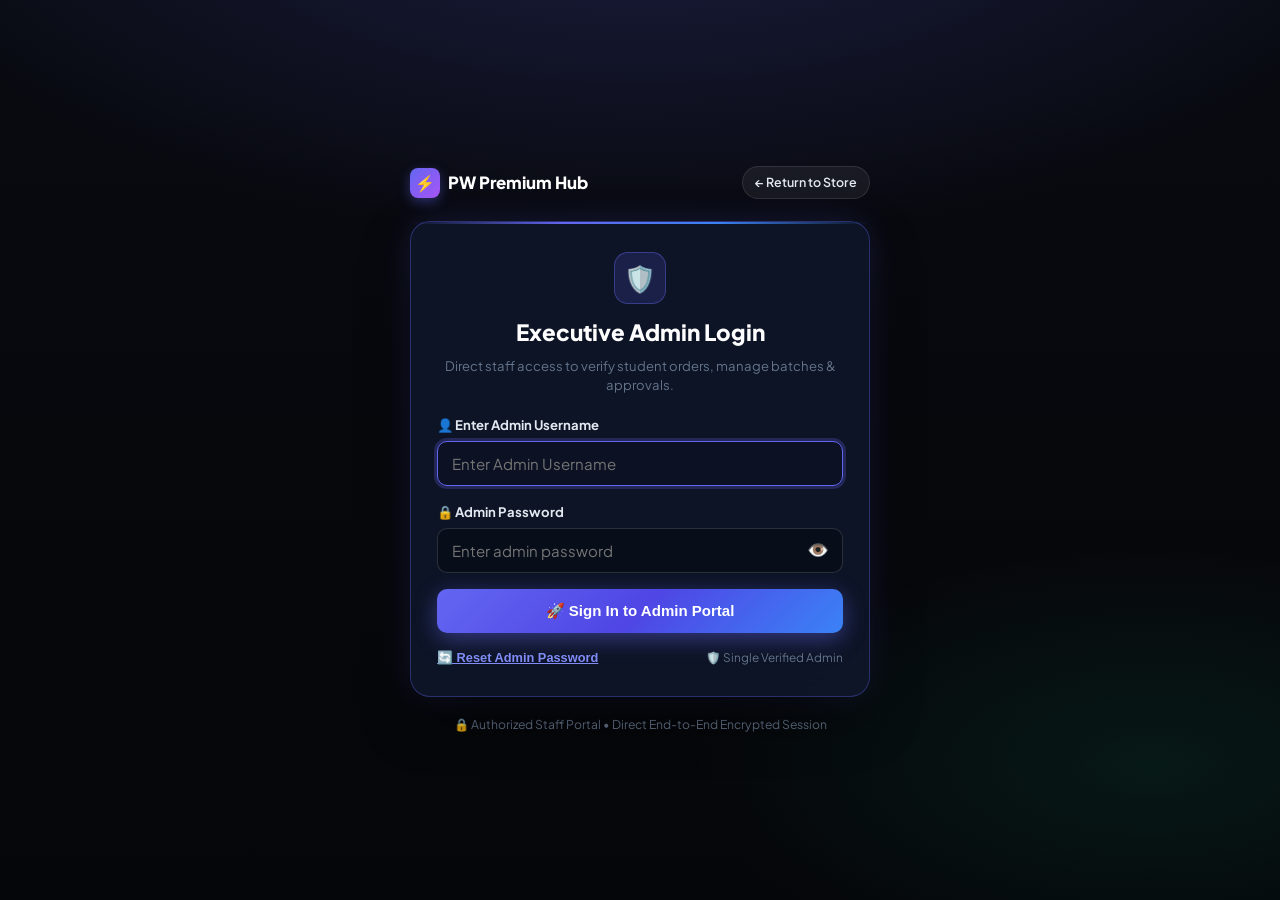
<file: admin/index.html>
<!DOCTYPE html>
<html lang="en">
<head>
  <meta charset="UTF-8">
  <meta name="viewport" content="width=device-width, initial-scale=1.0">
  <title>Admin Portal Redirect | PW Premium Hub</title>
  <meta http-equiv="refresh" content="0; url=../admin-login.html">
  <style>
    body {
      background: #070a14;
      color: #ffffff;
      font-family: -apple-system, BlinkMacSystemFont, "Segoe UI", Roboto, sans-serif;
      min-height: 100vh;
      display: flex;
      align-items: center;
      justify-content: center;
      margin: 0;
      text-align: center;
    }
    .redirect-card {
      background: rgba(15, 23, 42, 0.9);
      border: 1px solid rgba(99, 102, 241, 0.4);
      border-radius: 16px;
      padding: 30px 24px;
      max-width: 400px;
      box-shadow: 0 20px 50px rgba(0,0,0,0.6);
    }
    .redirect-link {
      display: inline-block;
      margin-top: 14px;
      background: #4f46e5;
      color: #ffffff;
      padding: 10px 20px;
      border-radius: 8px;
      text-decoration: none;
      font-weight: 700;
      font-size: 0.9rem;
    }
  </style>
</head>
<body>
  <div class="redirect-card">
    <div style="font-size: 2rem; margin-bottom: 8px;">🛡️</div>
    <h2 style="margin: 0 0 6px 0; font-size: 1.2rem;">Opening Admin Portal...</h2>
    <p style="font-size: 0.82rem; color: #94a3b8; margin: 0 0 12px 0;">Please wait while you are redirected to the staff verification screen.</p>
    <a href="../admin-login.html" class="redirect-link" id="redirectLink">Click here if not redirected automatically →</a>
  </div>

  <script>
    (function() {
      const isAuth = sessionStorage.getItem("admin_authenticated") === "true";
      const target = isAuth ? "../admin.html" : "../admin-login.html";
      window.location.replace(target);
    })();
  </script>
</body>
</html>
</file>
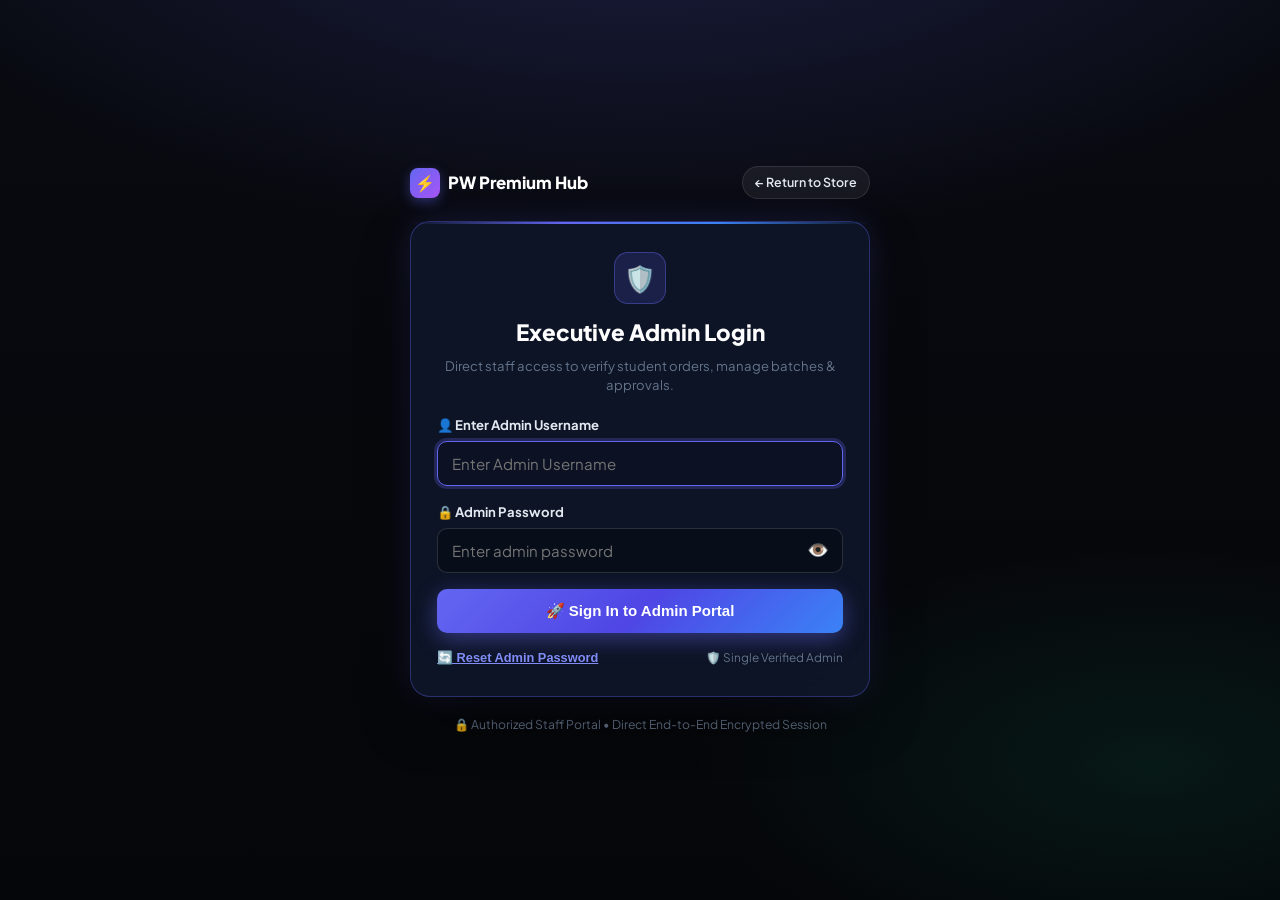
<file: admin-login.html>
<!DOCTYPE html>
<html lang="en">
<head>
  <meta charset="UTF-8">
  <meta name="viewport" content="width=device-width, initial-scale=1.0">
  <title>Admin Portal Login | PW Premium Hub</title>
  <meta name="description" content="Authorized executive admin control center for PW Premium Hub.">
  <link rel="preconnect" href="https://fonts.googleapis.com">
  <link rel="preconnect" href="https://fonts.gstatic.com" crossorigin>
  <link href="https://fonts.googleapis.com/css2?family=Plus+Jakarta+Sans:wght@400;500;600;700;800&family=JetBrains+Mono:wght@500;700&display=swap" rel="stylesheet">
  <link rel="stylesheet" href="styles.css">
  
  <style>
    :root {
      --admin-bg: #070a14;
      --admin-card: rgba(15, 23, 42, 0.9);
      --admin-border: rgba(99, 102, 241, 0.35);
      --admin-glow: rgba(99, 102, 241, 0.3);
      --brand-gradient: linear-gradient(135deg, #6366f1 0%, #4f46e5 50%, #3b82f6 100%);
    }

    body {
      background-color: var(--admin-bg);
      background-image: 
        radial-gradient(ellipse 70% 45% at 50% -5%, rgba(99, 102, 241, 0.3), transparent 65%),
        linear-gradient(180deg, #070a14 0%, #030611 100%);
      color: #f8fafc;
      font-family: 'Plus Jakarta Sans', sans-serif;
      min-height: 100vh;
      display: flex;
      flex-direction: column;
      align-items: center;
      justify-content: center;
      padding: 24px 16px;
      margin: 0;
    }

    .admin-auth-container {
      width: 100%;
      max-width: 460px;
      margin: 0 auto;
    }

    .admin-brand-header {
      display: flex;
      align-items: center;
      justify-content: space-between;
      margin-bottom: 22px;
    }

    .admin-auth-card {
      background: var(--admin-card);
      border: 1.5px solid var(--admin-border);
      border-radius: 20px;
      padding: 30px 26px;
      box-shadow: 0 24px 60px -15px rgba(0, 0, 0, 0.75), 0 0 35px -5px rgba(99, 102, 241, 0.25);
      backdrop-filter: blur(20px);
      -webkit-backdrop-filter: blur(20px);
      position: relative;
    }

    .admin-auth-card::before {
      content: "";
      position: absolute;
      top: 0;
      left: 0;
      right: 0;
      height: 2px;
      background: linear-gradient(90deg, transparent, #6366f1, #3b82f6, transparent);
    }

    .form-group-admin {
      display: flex;
      flex-direction: column;
      gap: 6px;
      margin-bottom: 16px;
      text-align: left;
    }

    .form-label-admin {
      font-size: 0.82rem;
      font-weight: 700;
      color: #e2e8f0;
      display: flex;
      align-items: center;
      gap: 6px;
    }

    .form-input-admin {
      padding: 12px 14px;
      background: rgba(8, 12, 24, 0.85);
      border: 1.5px solid rgba(255, 255, 255, 0.14);
      border-radius: 10px;
      font-size: 0.94rem;
      color: #ffffff;
      font-family: inherit;
      outline: none;
      transition: all 0.2s ease;
      width: 100%;
      box-sizing: border-box;
    }

    .form-input-admin:focus {
      border-color: #6366f1;
      background: rgba(12, 18, 36, 0.95);
      box-shadow: 0 0 0 3px rgba(99, 102, 241, 0.25);
    }

    .password-wrap {
      position: relative;
      display: flex;
      align-items: center;
    }

    .password-wrap input {
      padding-right: 44px;
    }

    .btn-toggle-eye {
      position: absolute;
      right: 10px;
      background: none;
      border: none;
      font-size: 1.1rem;
      cursor: pointer;
      color: #94a3b8;
      padding: 4px;
      display: flex;
      align-items: center;
      justify-content: center;
    }

    .btn-toggle-eye:hover {
      color: #ffffff;
    }

    .btn-admin-submit {
      width: 100%;
      padding: 13px 20px;
      background: var(--brand-gradient);
      border: none;
      border-radius: 10px;
      color: #ffffff;
      font-size: 0.94rem;
      font-weight: 800;
      cursor: pointer;
      box-shadow: 0 6px 22px rgba(99, 102, 241, 0.45);
      transition: all 0.2s cubic-bezier(0.16, 1, 0.3, 1);
      margin-top: 6px;
      display: flex;
      align-items: center;
      justify-content: center;
      gap: 8px;
    }

    .btn-admin-submit:hover {
      transform: translateY(-1px);
      box-shadow: 0 8px 28px rgba(99, 102, 241, 0.6);
    }

    .btn-admin-submit:active {
      transform: translateY(0);
    }

    .admin-link-hint {
      background: none;
      border: none;
      color: #818cf8;
      cursor: pointer;
      font-size: 0.8rem;
      font-weight: 600;
      padding: 0;
      transition: color 0.15s ease;
      text-decoration: underline;
    }

    .admin-link-hint:hover {
      color: #a5b4fc;
    }

    .toast-admin {
      position: fixed;
      bottom: 24px;
      left: 50%;
      transform: translateX(-50%) translateY(100px);
      background: rgba(15, 23, 42, 0.96);
      border: 1px solid rgba(99, 102, 241, 0.5);
      color: #ffffff;
      padding: 12px 22px;
      border-radius: 9999px;
      font-size: 0.86rem;
      font-weight: 600;
      box-shadow: 0 12px 30px rgba(0, 0, 0, 0.7);
      pointer-events: none;
      opacity: 0;
      transition: all 0.3s cubic-bezier(0.16, 1, 0.3, 1);
      z-index: 999999;
      display: flex;
      align-items: center;
      gap: 10px;
    }

    .toast-admin.show {
      transform: translateX(-50%) translateY(0);
      opacity: 1;
    }
  </style>
</head>
<body>

  <main class="admin-auth-container">
    
    <!-- Top Header -->
    <header class="admin-brand-header">
      <a href="index.html" class="brand-badge" style="text-decoration: none;">
        <span class="brand-icon">⚡</span>
        <span style="font-weight: 800; font-size: 1.05rem; color: #ffffff;">PW Premium Hub</span>
      </a>
      <a href="index.html" class="nav-link-btn" style="font-size: 0.78rem;">
        ← Return to Store
      </a>
    </header>

    <!-- Main Auth Card -->
    <div class="admin-auth-card">

      <div style="text-align: center; margin-bottom: 20px;">
        <div style="width: 52px; height: 52px; margin: 0 auto 12px; background: rgba(99, 102, 241, 0.16); border: 1.5px solid rgba(99, 102, 241, 0.4); border-radius: 14px; display: flex; align-items: center; justify-content: center; font-size: 1.6rem;">
          🛡️
        </div>
        <h1 style="font-size: 1.4rem; font-weight: 800; color: #ffffff; margin-bottom: 6px;">
          Executive Admin Login
        </h1>
        <p style="font-size: 0.82rem; color: var(--text-muted); margin: 0;">
          Direct staff access to verify student orders, manage batches & approvals.
        </p>
      </div>

      <!-- VIEW 1: LOGIN FORM -->
      <div id="viewAdminLogin">
        <form id="formAdminLogin">
          
          <div class="form-group-admin">
            <label class="form-label-admin" for="adminIdentifier">
              <span>👤 Enter Admin Username</span>
            </label>
            <input 
              type="text" 
              id="adminIdentifier" 
              class="form-input-admin" 
              placeholder="Enter Admin Username" 
              required 
              autocomplete="off"
            >
          </div>

          <div class="form-group-admin">
            <label class="form-label-admin" for="adminPassword">
              <span>🔒 Admin Password</span>
            </label>
            <div class="password-wrap">
              <input 
                type="password" 
                id="adminPassword" 
                class="form-input-admin" 
                placeholder="Enter admin password" 
                required 
                autocomplete="current-password"
              >
              <button type="button" class="btn-toggle-eye" onclick="toggleEye('adminPassword', this)" title="Show/Hide Password">👁️</button>
            </div>
          </div>

          <button type="submit" class="btn-admin-submit" id="btnSubmitAdminLogin">
            <span>🚀 Sign In to Admin Portal</span>
          </button>

          <!-- Hint box: ONLY displays after 3 consecutive wrong attempts -->
          <div id="loginHintBox" style="display: none; background: rgba(99, 102, 241, 0.12); border: 1px dashed rgba(99, 102, 241, 0.5); border-radius: 10px; padding: 11px 14px; margin-top: 14px; font-size: 0.82rem; color: #cbd5e1; text-align: left; line-height: 1.5;">
            <div style="font-weight: 700; color: #a5b4fc; margin-bottom: 4px; display: flex; align-items: center; gap: 6px;">
              <span>💡</span>
              <span>Credentials Recovery Hint (3 Wrong Attempts):</span>
            </div>
            <div style="font-size: 0.78rem; color: #e2e8f0;">
              • Email me <strong>'faltu'</strong> word aata hai.<br>
              • Username <strong>'V'</strong> se start hota hai aur sath me <strong>dono dates / numbers</strong> hain.
            </div>
          </div>
        </form>

        <div style="display: flex; justify-content: space-between; align-items: center; margin-top: 16px; font-size: 0.8rem;">
          <button type="button" class="admin-link-hint" id="linkToResetPassword">🔄 Reset Admin Password</button>
          <span style="color: #64748b; font-size: 0.74rem;">🛡️ Single Verified Admin</span>
        </div>
      </div>

      <!-- VIEW 2: RESET PASSWORD FORM -->
      <div id="viewAdminReset" style="display: none;">
        <div style="background: rgba(99, 102, 241, 0.1); border: 1px solid rgba(99, 102, 241, 0.3); border-radius: 10px; padding: 10px 14px; margin-bottom: 16px; font-size: 0.8rem; color: #cbd5e1;">
          🔑 Enter the authorized master admin email to update your administrative password.
        </div>

        <form id="formAdminReset">
          <div class="form-group-admin">
            <label class="form-label-admin" for="resetAdminEmail">
              <span>📧 Verified Admin Email</span>
            </label>
            <input 
              type="email" 
              id="resetAdminEmail" 
              class="form-input-admin" 
              placeholder="Enter verified admin email" 
              required 
            >
          </div>

          <div class="form-group-admin">
            <label class="form-label-admin" for="resetAdminNewPassword">
              <span>🔒 New Admin Password</span>
            </label>
            <div class="password-wrap">
              <input 
                type="password" 
                id="resetAdminNewPassword" 
                class="form-input-admin" 
                placeholder="Min 6 characters" 
                minlength="4" 
                required 
              >
              <button type="button" class="btn-toggle-eye" onclick="toggleEye('resetAdminNewPassword', this)">👁️</button>
            </div>
          </div>

          <div class="form-group-admin">
            <label class="form-label-admin" for="resetAdminConfirmPassword">
              <span>🔒 Confirm New Password</span>
            </label>
            <input 
              type="password" 
              id="resetAdminConfirmPassword" 
              class="form-input-admin" 
              placeholder="Re-enter new password" 
              minlength="4" 
              required 
            >
          </div>

          <button type="submit" class="btn-admin-submit">
            <span>💾 Save New Password & Login</span>
          </button>
        </form>

        <div style="text-align: center; margin-top: 14px; font-size: 0.8rem;">
          <button type="button" class="admin-link-hint" id="linkBackToLogin">← Back to Admin Login</button>
        </div>
      </div>

    </div>

    <!-- Security Hint Footer -->
    <div style="text-align: center; margin-top: 18px; font-size: 0.76rem; color: #64748b;">
      🔒 Authorized Staff Portal • Direct End-to-End Encrypted Session
    </div>

  </main>

  <!-- Toast Notification -->
  <div id="toast" class="toast-admin">
    <span id="toastIcon">⚡</span>
    <span id="toastMsg">Action completed!</span>
  </div>

  <script src="config.js"></script>
  <script>
    // Eye Toggle Helper
    window.toggleEye = function(id, btn) {
      const el = document.getElementById(id);
      if (!el) return;
      if (el.type === "password") {
        el.type = "text";
        btn.textContent = "🙈";
      } else {
        el.type = "password";
        btn.textContent = "👁️";
      }
    };

    document.addEventListener("DOMContentLoaded", () => {
      const toast = document.getElementById("toast");
      const toastMsg = document.getElementById("toastMsg");
      const toastIcon = document.getElementById("toastIcon");

      const viewLogin = document.getElementById("viewAdminLogin");
      const viewReset = document.getElementById("viewAdminReset");

      const formLogin = document.getElementById("formAdminLogin");
      const inputIdentifier = document.getElementById("adminIdentifier");
      const inputPassword = document.getElementById("adminPassword");

      const formReset = document.getElementById("formAdminReset");
      const inputResetEmail = document.getElementById("resetAdminEmail");
      const inputResetNew = document.getElementById("resetAdminNewPassword");
      const inputResetConfirm = document.getElementById("resetAdminConfirmPassword");

      const linkToReset = document.getElementById("linkToResetPassword");
      const linkBackToLogin = document.getElementById("linkBackToLogin");

      function showToast(msg, icon = "⚡") {
        if (!toast || !toastMsg) return;
        toastIcon.textContent = icon;
        toastMsg.textContent = msg;
        toast.classList.add("show");
        clearTimeout(window.toastTimer);
        window.toastTimer = setTimeout(() => toast.classList.remove("show"), 3200);
      }

      // Failed login attempts tracking - Hint is shown ONLY after 3 wrong attempts
      let failedAttempts = parseInt(sessionStorage.getItem("admin_failed_attempts") || "0", 10);
      const loginHintBox = document.getElementById("loginHintBox");

      function updateHintVisibility() {
        if (loginHintBox) {
          if (failedAttempts >= 3) {
            loginHintBox.style.display = "block";
          } else {
            loginHintBox.style.display = "none";
          }
        }
      }
      updateHintVisibility();

      linkToReset?.addEventListener("click", () => {
        viewLogin.style.display = "none";
        viewReset.style.display = "block";
        if (inputResetEmail) {
          inputResetEmail.value = "";
          inputResetEmail.focus();
        }
      });

      linkBackToLogin?.addEventListener("click", () => {
        viewReset.style.display = "none";
        viewLogin.style.display = "block";
        if (inputIdentifier) inputIdentifier.focus();
      });

      // Clear session upon opening login page
      sessionStorage.removeItem("admin_authenticated");
      window.addEventListener("pageshow", () => {
        sessionStorage.removeItem("admin_authenticated");
      });

      // Handle Admin Login
      formLogin?.addEventListener("submit", (e) => {
        e.preventDefault();
        const ident = inputIdentifier.value.trim().toLowerCase();
        const pass = inputPassword.value;

        const cfg = (window.APP_STATE && window.APP_STATE.config) || window.CONFIG || {};
        const adminEmail = (cfg.ADMIN_EMAIL || "onlyfaltu39@gmail.com").trim().toLowerCase();
        const adminUsername = (cfg.ADMIN_USERNAME || "Vivan1320").trim().toLowerCase();
        const currentAdminPass = cfg.ADMIN_PIN || "Vishu@001";

        // Validate username / email
        const isIdentValid = (ident === adminUsername || ident === "vivan1320" || ident === adminEmail);
        // Validate password
        const isPassValid = (pass === currentAdminPass || pass === "Vishu@001" || pass === "visuzero1");

        if (isIdentValid && isPassValid) {
          sessionStorage.setItem("admin_authenticated", "true");
          sessionStorage.removeItem("admin_failed_attempts");
          showToast("✓ Login successful! Opening Admin Dashboard...", "✓");
          setTimeout(() => {
            window.location.href = "admin.html";
          }, 350);
        } else {
          failedAttempts++;
          sessionStorage.setItem("admin_failed_attempts", String(failedAttempts));
          updateHintVisibility();

          if (failedAttempts >= 3) {
            showToast("⚠️ 3 Incorrect attempts. Recovery hint unlocked below!", "💡");
          } else {
            const left = 3 - failedAttempts;
            if (!isIdentValid) {
              showToast(`⚠️ Invalid Admin Username (${left} attempt${left > 1 ? 's' : ''} left before hint).`, "⚠️");
            } else {
              showToast(`⚠️ Incorrect Password (${left} attempt${left > 1 ? 's' : ''} left before hint).`, "⚠️");
            }
          }
          inputPassword.value = "";
          inputPassword.focus();
        }
      });

      // Handle Admin Password Reset
      formReset?.addEventListener("submit", (e) => {
        e.preventDefault();
        const email = inputResetEmail.value.trim().toLowerCase();
        const p1 = inputResetNew.value;
        const p2 = inputResetConfirm.value;

        const cfg = (window.APP_STATE && window.APP_STATE.config) || window.CONFIG || {};
        const validEmail = (cfg.ADMIN_EMAIL || "onlyfaltu39@gmail.com").trim().toLowerCase();

        if (email !== validEmail) {
          showToast("⚠️ Only the authorized main admin email can reset the password.", "⚠️");
          return;
        }

        if (p1 !== p2) {
          showToast("⚠️ New passwords do not match!", "⚠️");
          return;
        }

        if (p1.length < 4) {
          showToast("⚠️ Password must be at least 4 characters long.", "⚠️");
          return;
        }

        // Save new password
        cfg.ADMIN_PIN = p1;
        if (typeof saveConfig === "function") {
          saveConfig(cfg);
        } else {
          try { localStorage.setItem("pw_config", JSON.stringify(cfg)); } catch(err){}
        }

        showToast("✓ Admin Password updated successfully! Please login.", "✓");
        viewReset.style.display = "none";
        viewLogin.style.display = "block";
        inputPassword.value = p1;
        if (inputIdentifier) inputIdentifier.focus();
      });

      // Input starts completely blank - zero credential leakage
      if (inputIdentifier) {
        inputIdentifier.value = "";
        inputIdentifier.focus();
      }
    });
  </script>
</body>
</html>
</file>
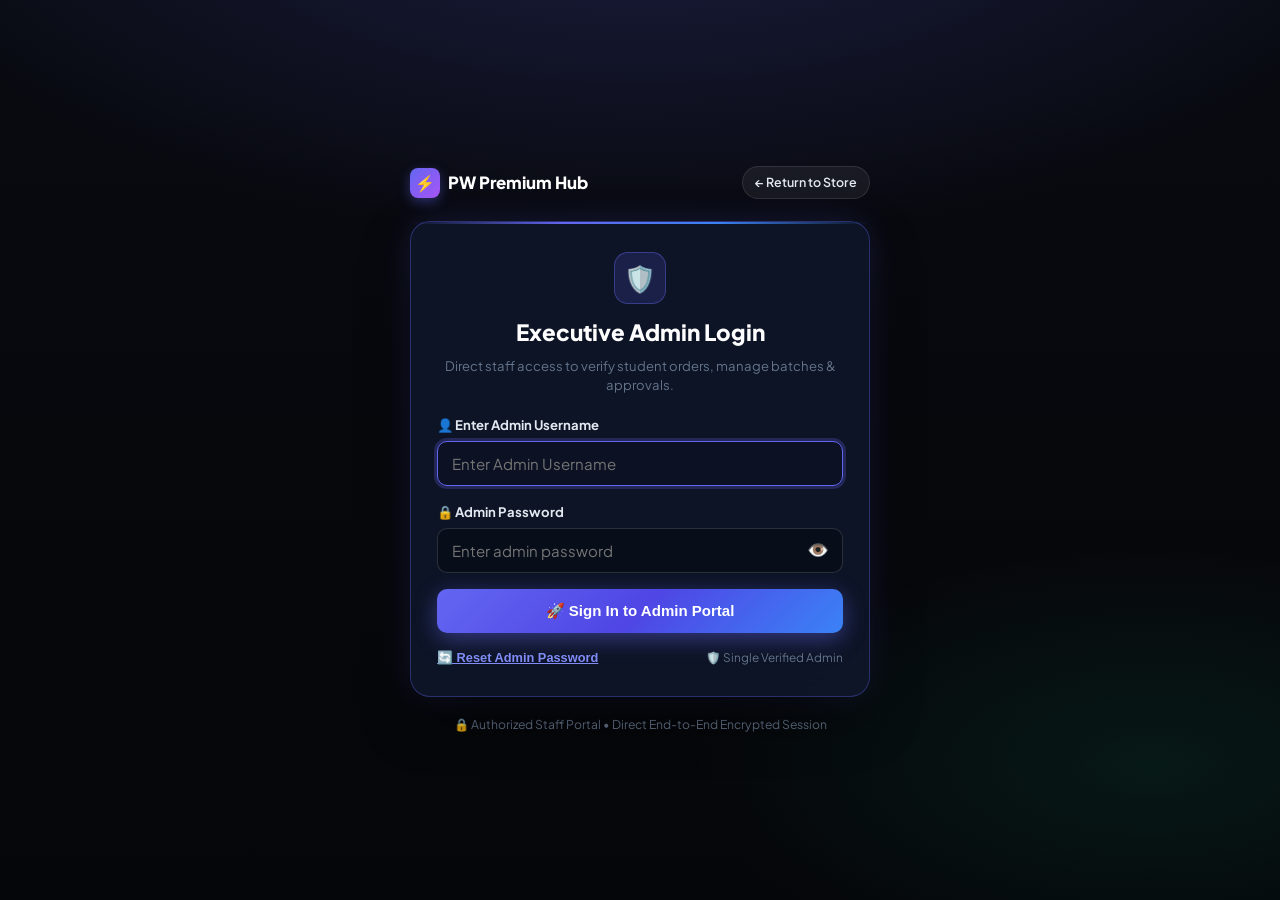
<file: admin.html>
<!DOCTYPE html>
<html lang="en">
<head>
  <meta charset="UTF-8">
  <meta name="viewport" content="width=device-width, initial-scale=1.0">
  <title>Admin Control Center | PW Premium Hub</title>
  <meta name="description" content="Executive Control Panel - Manage student UTR approvals, referral payouts, batches, coupons, and platform customization.">
  <link rel="preconnect" href="https://fonts.googleapis.com">
  <link rel="preconnect" href="https://fonts.gstatic.com" crossorigin>
  <link href="https://fonts.googleapis.com/css2?family=Plus+Jakarta+Sans:wght@400;500;600;700;800&family=JetBrains+Mono:wght@500;700&display=swap" rel="stylesheet">
  
  <style>
    /* ==========================================================================
       EXECUTIVE LIGHT DASHBOARD THEME - ULTRA FAST, ZERO LAG, HIGH CONTRAST
       ========================================================================== */
    :root {
      --bg-dashboard: #f8fafc;
      --surface-card: #ffffff;
      --surface-subtle: #f1f5f9;
      --surface-border: #e2e8f0;
      --surface-border-strong: #cbd5e1;
      
      --text-main: #0f172a;
      --text-muted: #475569;
      --text-subtle: #64748b;
      
      --brand-indigo: #4f46e5;
      --brand-indigo-hover: #4338ca;
      --brand-indigo-light: #eef2ff;
      
      --state-emerald: #059669;
      --state-emerald-light: #ecfdf5;
      --state-emerald-border: #a7f3d0;
      
      --state-amber: #d97706;
      --state-amber-light: #fffbeb;
      --state-amber-border: #fde68a;
      
      --state-rose: #e11d48;
      --state-rose-light: #fff1f2;
      --state-rose-border: #fecdd3;
      
      --shadow-sm: 0 1px 2px 0 rgba(0, 0, 0, 0.05);
      --shadow-card: 0 4px 20px -2px rgba(15, 23, 42, 0.06), 0 2px 6px -1px rgba(15, 23, 42, 0.04);
      --shadow-modal: 0 20px 40px -10px rgba(15, 23, 42, 0.25);
      
      --radius-sm: 8px;
      --radius-md: 12px;
      --radius-lg: 18px;
      --radius-full: 9999px;
      
      --font-body: 'Plus Jakarta Sans', -apple-system, BlinkMacSystemFont, "Segoe UI", Roboto, sans-serif;
      --font-mono: 'JetBrains Mono', monospace;
    }

    * {
      box-sizing: border-box;
      margin: 0;
      padding: 0;
    }

    body {
      background-color: var(--bg-dashboard);
      color: var(--text-main);
      font-family: var(--font-body);
      min-height: 100vh;
      display: flex;
      flex-direction: column;
      line-height: 1.5;
      -webkit-font-smoothing: antialiased;
    }

    .admin-wrapper {
      max-width: 1240px;
      width: 100%;
      margin: 0 auto;
      padding: 16px 20px 40px;
    }

    /* Top Navigation Bar */
    .admin-navbar {
      background: var(--surface-card);
      border: 1px solid var(--surface-border);
      border-radius: var(--radius-md);
      padding: 12px 20px;
      display: flex;
      justify-content: space-between;
      align-items: center;
      margin-bottom: 20px;
      box-shadow: var(--shadow-sm);
      flex-wrap: wrap;
      gap: 12px;
    }

    .navbar-brand {
      display: flex;
      align-items: center;
      gap: 12px;
      text-decoration: none;
      color: var(--text-main);
    }

    .navbar-brand-icon {
      width: 38px;
      height: 38px;
      background: linear-gradient(135deg, #4f46e5 0%, #3b82f6 100%);
      color: #ffffff;
      border-radius: var(--radius-sm);
      display: flex;
      align-items: center;
      justify-content: center;
      font-size: 1.25rem;
      font-weight: 800;
      box-shadow: 0 4px 10px rgba(79, 70, 229, 0.3);
    }

    .navbar-brand-text h1 {
      font-size: 1.15rem;
      font-weight: 800;
      color: var(--text-main);
      letter-spacing: -0.02em;
    }

    .navbar-brand-text p {
      font-size: 0.76rem;
      color: var(--text-subtle);
      font-weight: 600;
    }

    .navbar-actions {
      display: flex;
      align-items: center;
      gap: 10px;
      flex-wrap: wrap;
    }

    /* Auto-Save Status Pill */
    .autosave-pill {
      display: inline-flex;
      align-items: center;
      gap: 6px;
      background: var(--state-emerald-light);
      border: 1px solid var(--state-emerald-border);
      color: var(--state-emerald);
      padding: 6px 12px;
      border-radius: var(--radius-full);
      font-size: 0.78rem;
      font-weight: 700;
      transition: all 0.2s ease;
    }

    .autosave-pill.saving {
      background: var(--state-amber-light);
      border-color: var(--state-amber-border);
      color: var(--state-amber);
    }

    /* Action Buttons */
    .btn-action {
      display: inline-flex;
      align-items: center;
      gap: 6px;
      padding: 8px 14px;
      border-radius: var(--radius-sm);
      font-size: 0.82rem;
      font-weight: 600;
      cursor: pointer;
      text-decoration: none;
      border: 1px solid var(--surface-border);
      background: var(--surface-card);
      color: var(--text-main);
      transition: all 0.15s ease;
    }

    .btn-action:hover {
      background: var(--surface-subtle);
      border-color: var(--surface-border-strong);
    }

    .btn-action-primary {
      background: var(--brand-indigo);
      border-color: var(--brand-indigo);
      color: #ffffff;
      font-weight: 700;
    }

    .btn-action-primary:hover {
      background: var(--brand-indigo-hover);
      color: #ffffff;
    }

    .btn-action-danger {
      background: var(--state-rose-light);
      border-color: var(--state-rose-border);
      color: var(--state-rose);
      font-weight: 700;
    }

    .btn-action-danger:hover {
      background: #ffe4e6;
      border-color: #fca5a5;
    }

    /* Stats KPI Grid */
    .kpi-grid {
      display: grid;
      grid-template-columns: repeat(auto-fit, minmax(210px, 1fr));
      gap: 14px;
      margin-bottom: 22px;
    }

    .kpi-card {
      background: var(--surface-card);
      border: 1px solid var(--surface-border);
      border-radius: var(--radius-md);
      padding: 16px 18px;
      box-shadow: var(--shadow-sm);
      display: flex;
      align-items: center;
      justify-content: space-between;
    }

    .kpi-info h4 {
      font-size: 0.76rem;
      font-weight: 700;
      text-transform: uppercase;
      letter-spacing: 0.04em;
      color: var(--text-subtle);
      margin-bottom: 4px;
    }

    .kpi-info .kpi-num {
      font-size: 1.45rem;
      font-weight: 800;
      color: var(--text-main);
      letter-spacing: -0.02em;
    }

    .kpi-icon-badge {
      width: 44px;
      height: 44px;
      border-radius: var(--radius-sm);
      display: flex;
      align-items: center;
      justify-content: center;
      font-size: 1.3rem;
    }

    /* Dashboard Navigation Tabs */
    .nav-tabs-wrapper {
      background: var(--surface-card);
      border: 1px solid var(--surface-border);
      border-radius: var(--radius-md);
      padding: 6px;
      display: flex;
      gap: 6px;
      margin-bottom: 20px;
      overflow-x: auto;
      box-shadow: var(--shadow-sm);
    }

    .tab-btn {
      flex: 1;
      min-width: 140px;
      padding: 10px 14px;
      background: transparent;
      border: none;
      border-radius: var(--radius-sm);
      font-size: 0.86rem;
      font-weight: 700;
      color: var(--text-muted);
      cursor: pointer;
      display: flex;
      align-items: center;
      justify-content: center;
      gap: 8px;
      transition: all 0.15s ease;
      white-space: nowrap;
    }

    .tab-btn:hover {
      background: var(--surface-subtle);
      color: var(--text-main);
    }

    .tab-btn.active {
      background: var(--brand-indigo);
      color: #ffffff;
      box-shadow: 0 4px 12px rgba(79, 70, 229, 0.25);
    }

    .tab-badge {
      padding: 2px 7px;
      border-radius: var(--radius-full);
      font-size: 0.72rem;
      font-weight: 800;
      background: rgba(15, 23, 42, 0.08);
      color: var(--text-main);
    }

    .tab-btn.active .tab-badge {
      background: rgba(255, 255, 255, 0.25);
      color: #ffffff;
    }

    /* Main Content Container Card */
    .dashboard-panel {
      background: var(--surface-card);
      border: 1px solid var(--surface-border);
      border-radius: var(--radius-lg);
      padding: 24px;
      box-shadow: var(--shadow-card);
      margin-bottom: 24px;
    }

    .panel-header {
      display: flex;
      justify-content: space-between;
      align-items: center;
      margin-bottom: 18px;
      flex-wrap: wrap;
      gap: 12px;
    }

    .panel-title h2 {
      font-size: 1.15rem;
      font-weight: 800;
      color: var(--text-main);
      margin-bottom: 2px;
    }

    .panel-title p {
      font-size: 0.8rem;
      color: var(--text-subtle);
    }

    .panel-actions {
      display: flex;
      align-items: center;
      gap: 8px;
      flex-wrap: wrap;
    }

    /* Search & Filter Bar */
    .search-filter-box {
      display: flex;
      gap: 10px;
      margin-bottom: 16px;
      flex-wrap: wrap;
    }

    .input-search {
      flex: 1;
      min-width: 220px;
      padding: 9px 14px;
      border: 1.5px solid var(--surface-border);
      border-radius: var(--radius-sm);
      font-size: 0.84rem;
      background: var(--bg-dashboard);
      color: var(--text-main);
      font-family: inherit;
      outline: none;
      transition: border-color 0.15s ease;
    }

    .input-search:focus {
      border-color: var(--brand-indigo);
      background: #ffffff;
    }

    /* High-Contrast Executive Tables */
    .table-responsive {
      overflow-x: auto;
      border: 1px solid var(--surface-border);
      border-radius: var(--radius-md);
      background: #ffffff;
    }

    .exec-table {
      width: 100%;
      border-collapse: collapse;
      font-size: 0.84rem;
      text-align: left;
    }

    .exec-table th {
      background: var(--surface-subtle);
      color: var(--text-muted);
      font-weight: 700;
      padding: 12px 14px;
      border-bottom: 1.5px solid var(--surface-border);
      font-size: 0.78rem;
      text-transform: uppercase;
      letter-spacing: 0.03em;
      white-space: nowrap;
    }

    .exec-table td {
      padding: 12px 14px;
      border-bottom: 1px solid var(--surface-border);
      vertical-align: middle;
      color: var(--text-main);
    }

    .exec-table tbody tr:hover {
      background: #f8fafc;
    }

    .exec-table tbody tr:last-child td {
      border-bottom: none;
    }

    /* Badges */
    .badge-status {
      display: inline-flex;
      align-items: center;
      gap: 5px;
      padding: 4px 9px;
      border-radius: var(--radius-full);
      font-size: 0.74rem;
      font-weight: 700;
      white-space: nowrap;
    }

    .badge-approved {
      background: var(--state-emerald-light);
      color: var(--state-emerald);
      border: 1px solid var(--state-emerald-border);
    }

    .badge-pending {
      background: var(--state-amber-light);
      color: var(--state-amber);
      border: 1px solid var(--state-amber-border);
    }

    .badge-mono {
      font-family: var(--font-mono);
      background: #f1f5f9;
      color: #334155;
      padding: 3px 7px;
      border-radius: 6px;
      font-size: 0.78rem;
      border: 1px solid #e2e8f0;
    }

    /* Action Buttons in Table */
    .btn-table-approve {
      background: #10b981;
      border: none;
      color: #ffffff;
      padding: 6px 12px;
      border-radius: 6px;
      font-weight: 700;
      font-size: 0.78rem;
      cursor: pointer;
      display: inline-flex;
      align-items: center;
      gap: 4px;
      transition: all 0.15s ease;
    }

    .btn-table-approve:hover {
      background: #059669;
      transform: translateY(-1px);
    }

    .btn-table-revert {
      background: #f1f5f9;
      border: 1px solid #cbd5e1;
      color: #475569;
      padding: 6px 10px;
      border-radius: 6px;
      font-weight: 600;
      font-size: 0.76rem;
      cursor: pointer;
    }

    .btn-table-revert:hover {
      background: #e2e8f0;
      color: #0f172a;
    }

    .btn-table-delete {
      background: var(--state-rose-light);
      border: 1px solid var(--state-rose-border);
      color: var(--state-rose);
      padding: 6px 10px;
      border-radius: 6px;
      font-weight: 600;
      font-size: 0.76rem;
      cursor: pointer;
    }

    .btn-table-delete:hover {
      background: #ffe4e6;
    }

    /* Screenshot Thumbnail */
    .screenshot-thumb {
      width: 48px;
      height: 48px;
      border-radius: 8px;
      object-fit: cover;
      cursor: pointer;
      border: 1.5px solid #cbd5e1;
      transition: all 0.15s ease;
      display: block;
    }

    .screenshot-thumb:hover {
      transform: scale(1.08);
      border-color: var(--brand-indigo);
      box-shadow: 0 4px 12px rgba(79, 70, 229, 0.25);
    }

    /* Form Fields for Light Dashboard */
    .form-grid-2 {
      display: grid;
      grid-template-columns: repeat(auto-fit, minmax(280px, 1fr));
      gap: 16px;
      margin-bottom: 16px;
    }

    .form-group-light {
      display: flex;
      flex-direction: column;
      gap: 6px;
    }

    .form-label-light {
      font-size: 0.82rem;
      font-weight: 700;
      color: var(--text-main);
      display: flex;
      justify-content: space-between;
    }

    .form-label-light .label-desc {
      font-weight: 400;
      color: var(--text-subtle);
      font-size: 0.74rem;
    }

    .form-input-light {
      padding: 10px 14px;
      border: 1.5px solid var(--surface-border);
      border-radius: var(--radius-sm);
      font-size: 0.88rem;
      background: #ffffff;
      color: var(--text-main);
      font-family: inherit;
      outline: none;
      transition: all 0.15s ease;
    }

    .form-input-light:focus {
      border-color: var(--brand-indigo);
      box-shadow: 0 0 0 3px rgba(79, 70, 229, 0.12);
    }

    .form-hint {
      font-size: 0.74rem;
      color: var(--text-subtle);
    }

    /* Auto-Save Card Notice in Settings */
    .autosave-banner {
      background: linear-gradient(135deg, #eef2ff 0%, #e0e7ff 100%);
      border: 1px solid #c7d2fe;
      border-radius: var(--radius-md);
      padding: 12px 18px;
      margin-bottom: 20px;
      display: flex;
      align-items: center;
      justify-content: space-between;
      gap: 12px;
      flex-wrap: wrap;
    }

    .autosave-banner-text {
      font-size: 0.82rem;
      color: #3730a3;
      font-weight: 600;
    }

    /* Modal Styling */
    .modal-backdrop-light {
      position: fixed;
      top: 0;
      left: 0;
      width: 100vw;
      height: 100vh;
      background: rgba(15, 23, 42, 0.65);
      backdrop-filter: blur(6px);
      z-index: 9999;
      display: none;
      align-items: center;
      justify-content: center;
      padding: 16px;
    }

    .modal-backdrop-light.open {
      display: flex;
    }

    .modal-box-light {
      background: #ffffff;
      border-radius: var(--radius-lg);
      width: 100%;
      max-width: 680px;
      max-height: 92vh;
      overflow-y: auto;
      box-shadow: var(--shadow-modal);
      padding: 24px;
      position: relative;
      animation: modalSlide 0.25s cubic-bezier(0.16, 1, 0.3, 1);
    }

    @keyframes modalSlide {
      from {
        opacity: 0;
        transform: translateY(20px) scale(0.97);
      }
      to {
        opacity: 1;
        transform: translateY(0) scale(1);
      }
    }

    .modal-close-light {
      position: absolute;
      top: 18px;
      right: 18px;
      background: #f1f5f9;
      border: none;
      width: 32px;
      height: 32px;
      border-radius: 50%;
      font-size: 1.1rem;
      color: #64748b;
      cursor: pointer;
      display: flex;
      align-items: center;
      justify-content: center;
    }

    .modal-close-light:hover {
      background: #e2e8f0;
      color: #0f172a;
    }

    /* Toast Notification */
    .exec-toast {
      position: fixed;
      bottom: 24px;
      right: 24px;
      background: #0f172a;
      color: #ffffff;
      border-radius: var(--radius-md);
      padding: 12px 20px;
      font-size: 0.86rem;
      font-weight: 600;
      box-shadow: 0 10px 25px rgba(0,0,0,0.25);
      display: flex;
      align-items: center;
      gap: 10px;
      z-index: 100000;
      transform: translateY(100px);
      opacity: 0;
      transition: all 0.25s cubic-bezier(0.16, 1, 0.3, 1);
      pointer-events: none;
    }

    .exec-toast.show {
      transform: translateY(0);
      opacity: 1;
    }
  </style>
</head>
<body>

  <!-- App Wrapper -->
  <div class="admin-wrapper">
    
    <!-- Top Executive Navbar -->
    <header class="admin-navbar">
      <a href="admin.html" class="navbar-brand">
        <div class="navbar-brand-icon">⚡</div>
        <div class="navbar-brand-text">
          <h1>PW Admin Control Center</h1>
          <p>Verified Executive Portal • Live Production</p>
        </div>
      </a>

      <div class="navbar-actions">
        <!-- Live Auto-Save Pill -->
        <div id="topAutoSavePill" class="autosave-pill">
          <span>🟢</span>
          <span id="topAutoSaveText">All Changes Auto-Saved</span>
        </div>

        <a href="index.html" target="_blank" rel="noopener noreferrer" class="btn-action" title="Open student homepage in new tab">
          <span>👁️ View Website</span>
        </a>

        <button type="button" id="btnExportData" class="btn-action" title="Export all orders and configuration to JSON">
          <span>📥 Export JSON</span>
        </button>

        <button type="button" id="btnLogoutAdmin" class="btn-action btn-action-danger" title="Sign out of staff session">
          <span>🚪 Sign Out</span>
        </button>
      </div>
    </header>

    <!-- Top KPI Stats Strip -->
    <section class="kpi-grid">
      <div class="kpi-card">
        <div class="kpi-info">
          <h4>Total Orders</h4>
          <div class="kpi-num" id="kpiTotalOrders">0</div>
        </div>
        <div class="kpi-icon-badge" style="background: #eef2ff; color: #4f46e5;">📦</div>
      </div>

      <div class="kpi-card" style="border-left: 4px solid #f59e0b;">
        <div class="kpi-info">
          <h4>Pending Approvals</h4>
          <div class="kpi-num" id="kpiPendingOrders" style="color: #d97706;">0</div>
        </div>
        <div class="kpi-icon-badge" style="background: #fffbeb; color: #d97706;">⏳</div>
      </div>

      <div class="kpi-card" style="border-left: 4px solid #10b981;">
        <div class="kpi-info">
          <h4>Approved Orders</h4>
          <div class="kpi-num" id="kpiApprovedOrders" style="color: #059669;">0</div>
        </div>
        <div class="kpi-icon-badge" style="background: #ecfdf5; color: #059669;">✓</div>
      </div>

      <div class="kpi-card">
        <div class="kpi-info">
          <h4>Total Revenue</h4>
          <div class="kpi-num" id="kpiTotalRevenue" style="color: #0f172a;">₹0</div>
        </div>
        <div class="kpi-icon-badge" style="background: #f0fdf4; color: #16a34a;">💰</div>
      </div>
    </section>

    <!-- Main Tab Navigation -->
    <nav class="nav-tabs-wrapper" aria-label="Admin Navigation Tabs">
      <button type="button" class="tab-btn active" data-tab="orders">
        <span>📋 Orders & UTR Approvals</span>
        <span class="tab-badge" id="countPendingOrders">0</span>
      </button>

      <button type="button" class="tab-btn" data-tab="students">
        <span>👥 Students & Security</span>
        <span class="tab-badge" id="countStudents">0</span>
      </button>

      <button type="button" class="tab-btn" data-tab="referrals">
        <span>💰 Referral Claims</span>
        <span class="tab-badge" id="countReferrals">0</span>
      </button>

      <button type="button" class="tab-btn" data-tab="coupons">
        <span>🎟️ Manage Coupons</span>
        <span class="tab-badge" id="countCoupons">0</span>
      </button>

      <button type="button" class="tab-btn" data-tab="batches">
        <span>📚 Batches & Pricing</span>
        <span class="tab-badge" id="countBatches">0</span>
      </button>

      <button type="button" class="tab-btn" data-tab="settings">
        <span>⚙️ Settings & Auto-Save</span>
      </button>
    </nav>

    <!-- ==================================================================== -->
    <!-- TAB 1: ORDERS & UTR VERIFICATIONS -->
    <!-- ==================================================================== -->
    <section class="dashboard-panel" id="panel-orders">
      
      <div class="panel-header">
        <div class="panel-title">
          <h2>Student Payment & UTR Requests</h2>
          <p>Inspect student payment screenshots and verify 12-digit UTR numbers to unlock instant batch access.</p>
        </div>

        <div class="panel-actions">
          <button type="button" class="btn-action btn-action-primary" id="btnToggleQuickAdd">
            <span>➕ Quick Add Order</span>
          </button>
          <button type="button" class="btn-action" id="btnRefreshOrders">
            <span>🔄 Refresh</span>
          </button>
        </div>
      </div>

      <!-- Quick Add Order Drawer -->
      <div id="quickAddBox" style="display: none; background: var(--surface-subtle); border: 1.5px solid var(--surface-border-strong); border-radius: var(--radius-md); padding: 18px; margin-bottom: 20px;">
        <div style="display: flex; justify-content: space-between; align-items: center; margin-bottom: 12px;">
          <h3 style="font-size: 0.95rem; font-weight: 700; color: var(--text-main);">➕ Manually Add Student Order (Direct / WhatsApp Payment)</h3>
          <button type="button" id="btnCloseQuickAdd" class="btn-action" style="padding: 4px 8px; font-size: 0.74rem;">✕ Close</button>
        </div>
        <form id="formQuickAdd">
          <div style="display: grid; grid-template-columns: repeat(auto-fit, minmax(200px, 1fr)); gap: 12px; margin-bottom: 12px;">
            <div class="form-group-light">
              <label class="form-label-light">Student Full Name</label>
              <input type="text" id="qaName" class="form-input-light" placeholder="e.g. Aman Sharma" required>
            </div>
            <div class="form-group-light">
              <label class="form-label-light">Student Email / Phone</label>
              <input type="text" id="qaContact" class="form-input-light" placeholder="e.g. student@gmail.com or 9876543210" required>
            </div>
            <div class="form-group-light">
              <label class="form-label-light">Batch Name</label>
              <input type="text" id="qaBatch" class="form-input-light" placeholder="e.g. Lakshya JEE Infinity" required>
            </div>
            <div class="form-group-light">
              <label class="form-label-light">Amount Paid (₹)</label>
              <input type="number" id="qaAmount" class="form-input-light" placeholder="e.g. 299" required>
            </div>
            <div class="form-group-light">
              <label class="form-label-light">12-Digit UTR / Ref Number</label>
              <input type="text" id="qaUtr" class="form-input-light" placeholder="e.g. 423871928374" required>
            </div>
          </div>
          <button type="submit" class="btn-action btn-action-primary" style="padding: 9px 20px;">
            <span>✓ Save & Approve Immediately</span>
          </button>
        </form>
      </div>

      <!-- Search & Filters -->
      <div class="search-filter-box">
        <input type="text" id="orderSearchInput" class="input-search" placeholder="🔍 Search by Order ID, Student Name, Email, or UTR...">
        
        <div style="display: flex; gap: 6px;">
          <button type="button" class="btn-action active" id="btnFilterAll">All Orders</button>
          <button type="button" class="btn-action" id="btnFilterPending" style="color: #b45309; font-weight: 700;">Pending Only</button>
          <button type="button" class="btn-action" id="btnFilterApproved" style="color: #047857; font-weight: 700;">Approved Only</button>
        </div>
      </div>

      <!-- High-Contrast Orders Table -->
      <div class="table-responsive">
        <table class="exec-table">
          <thead>
            <tr>
              <th>Order ID</th>
              <th>Student Details</th>
              <th>Batch & Pricing</th>
              <th>Submitted UTR</th>
              <th>Fraud Radar</th>
              <th>Screenshot Proof</th>
              <th>Status</th>
              <th>Verify & Actions</th>
            </tr>
          </thead>
          <tbody id="ordersTableBody">
            <!-- Populated via JavaScript -->
          </tbody>
        </table>
      </div>

    </section>

    <!-- ==================================================================== -->
    <!-- TAB: REGISTERED STUDENTS & PASSWORDS -->
    <!-- ==================================================================== -->
    <section class="dashboard-panel" id="panel-students" style="display: none;">
      <div class="panel-header">
        <div class="panel-title">
          <h2>👥 Registered Students & Security Status</h2>
          <p>Real-time audit log of all registered students, login records, authentication methods, and encrypted credential protections.</p>
        </div>
        <div class="panel-actions">
          <button type="button" class="btn-action btn-action-primary" id="btnRefreshStudents">
            <span>🔄 Refresh Student List</span>
          </button>
        </div>
      </div>

      <!-- Search & Filters -->
      <div class="search-filter-box">
        <input type="text" id="studentSearchInput" class="input-search" placeholder="🔍 Search students by Name, Email, WhatsApp Phone, or Auth Method...">
      </div>

      <!-- High-Contrast Students Table -->
      <div class="table-responsive">
        <table class="exec-table">
          <thead>
            <tr>
              <th>Student Profile</th>
              <th>Email & WhatsApp</th>
              <th>Security Protection</th>
              <th>Credential Status</th>
              <th>Total Logins</th>
              <th>Auth Method</th>
              <th>Last Active</th>
              <th>Action</th>
            </tr>
          </thead>
          <tbody id="studentsTableBody">
            <!-- Populated via JavaScript -->
          </tbody>
        </table>
      </div>
    </section>

    <!-- ==================================================================== -->
    <!-- TAB 2: REFERRAL PAYOUT CLAIMS -->
    <!-- ==================================================================== -->
    <section class="dashboard-panel" id="panel-referrals" style="display: none;">
      
      <div class="panel-header">
        <div class="panel-title">
          <h2>Referral Commission Claims (Upto 50% Payout)</h2>
          <p>Review student referral claims. Once friend payment is confirmed, transfer commission directly to referrer UPI.</p>
        </div>

        <div class="panel-actions">
          <button type="button" class="btn-action active" id="btnRefFilterAll">All Claims</button>
          <button type="button" class="btn-action" id="btnRefFilterPending">Pending Payout</button>
        </div>
      </div>

      <div class="table-responsive">
        <table class="exec-table">
          <thead>
            <tr>
              <th>Claim ID</th>
              <th>Referrer Details</th>
              <th>Receiving UPI Address</th>
              <th>Referred Student</th>
              <th>Batch & Price</th>
              <th>Commission</th>
              <th>Status</th>
              <th>Payout Actions</th>
            </tr>
          </thead>
          <tbody id="referralsTableBody">
            <!-- Populated via JavaScript -->
          </tbody>
        </table>
      </div>

    </section>

    <!-- ==================================================================== -->
    <!-- TAB 3: DISCOUNT COUPONS -->
    <!-- ==================================================================== -->
    <section class="dashboard-panel" id="panel-coupons" style="display: none;">
      
      <div class="panel-header">
        <div class="panel-title">
          <h2>Manage Discount Coupons</h2>
          <p>Create instant discount codes for students to apply at checkout.</p>
        </div>
      </div>

      <!-- Add Coupon Form -->
      <div style="background: var(--surface-subtle); border: 1px solid var(--surface-border); border-radius: var(--radius-md); padding: 18px; margin-bottom: 22px;">
        <h3 style="font-size: 0.95rem; font-weight: 700; margin-bottom: 12px; color: var(--text-main);">➕ Create New Discount Coupon</h3>
        <form id="formAddCoupon" style="display: grid; grid-template-columns: repeat(auto-fit, minmax(180px, 1fr)); gap: 12px; align-items: end;">
          <div class="form-group-light">
            <label class="form-label-light">Coupon Code</label>
            <input type="text" id="newCouponCode" class="form-input-light" placeholder="e.g. FLASH50" required style="text-transform: uppercase;">
          </div>
          <div class="form-group-light">
            <label class="form-label-light">Discount % (1-90%)</label>
            <input type="number" id="newCouponPercent" class="form-input-light" min="1" max="90" placeholder="e.g. 50" required>
          </div>
          <div class="form-group-light">
            <label class="form-label-light">Min Order (₹)</label>
            <input type="number" id="newCouponMinOrder" class="form-input-light" min="0" placeholder="e.g. 199" value="0">
          </div>
          <button type="submit" class="btn-action btn-action-primary" style="height: 42px; justify-content: center;">
            <span>Add Coupon</span>
          </button>
        </form>
      </div>

      <!-- Active Coupons List -->
      <div class="table-responsive">
        <table class="exec-table">
          <thead>
            <tr>
              <th>Coupon Code</th>
              <th>Discount</th>
              <th>Min Order Limit</th>
              <th>Summary</th>
              <th>Action</th>
            </tr>
          </thead>
          <tbody id="couponsTableBody">
            <!-- Populated via JavaScript -->
          </tbody>
        </table>
      </div>

    </section>

    <!-- ==================================================================== -->
    <!-- TAB 4: BATCHES & PRICING -->
    <!-- ==================================================================== -->
    <section class="dashboard-panel" id="panel-batches" style="display: none;">
      
      <div class="panel-header">
        <div class="panel-title">
          <h2>Batches & Pricing Catalog</h2>
          <p>Add new exam batches, modify prices, or delete outdated batches from the live student website.</p>
        </div>
      </div>

      <!-- Add Batch Form -->
      <div style="background: var(--surface-subtle); border: 1px solid var(--surface-border); border-radius: var(--radius-md); padding: 18px; margin-bottom: 22px;">
        <h3 style="font-size: 0.95rem; font-weight: 700; margin-bottom: 12px; color: var(--text-main);">➕ Add New Exam Batch</h3>
        <form id="formAddBatch">
          <div style="display: grid; grid-template-columns: repeat(auto-fit, minmax(200px, 1fr)); gap: 12px; margin-bottom: 12px;">
            <div class="form-group-light">
              <label class="form-label-light">Batch Name</label>
              <input type="text" id="newBatchName" class="form-input-light" placeholder="e.g. Prayas JEE Droppers 2026" required>
            </div>
            <div class="form-group-light">
              <label class="form-label-light">Category</label>
              <select id="newBatchCategory" class="form-input-light">
                <option value="jee">IIT-JEE (Mains+Adv)</option>
                <option value="neet">NEET UG Medical</option>
                <option value="foundation">Class 6-10 Foundation</option>
                <option value="defence">NDA & Defence</option>
                <option value="upsc">UPSC & State PCS</option>
                <option value="ssc">SSC & Railway</option>
                <option value="banking">Banking & Insurance</option>
                <option value="gate">GATE & Engineering</option>
              </select>
            </div>
            <div class="form-group-light">
              <label class="form-label-light">Crossed Price (₹)</label>
              <input type="number" id="newBatchOriginalPrice" class="form-input-light" placeholder="e.g. 4999" required>
            </div>
            <div class="form-group-light">
              <label class="form-label-light">Offer Price (₹)</label>
              <input type="number" id="newBatchOfferPrice" class="form-input-light" placeholder="e.g. 299" required>
            </div>
          </div>
          <div class="form-group-light" style="margin-bottom: 12px;">
            <label class="form-label-light">Batch Description</label>
            <input type="text" id="newBatchDesc" class="form-input-light" placeholder="Full syllabus live lectures, DPPs, test series and Khazana" required>
          </div>
          <button type="submit" class="btn-action btn-action-primary" style="padding: 9px 24px;">
            <span>Add Batch to Website</span>
          </button>
        </form>
      </div>

      <!-- Batches Table -->
      <div class="table-responsive">
        <table class="exec-table">
          <thead>
            <tr>
              <th>Batch Title</th>
              <th>Category</th>
              <th>Crossed Price</th>
              <th>Offer Price</th>
              <th>Action</th>
            </tr>
          </thead>
          <tbody id="batchesTableBody">
            <!-- Populated via JavaScript -->
          </tbody>
        </table>
      </div>

    </section>

    <!-- ==================================================================== -->
    <!-- TAB 5: SETTINGS & AUTO-SAVE CUSTOMIZATION -->
    <!-- ==================================================================== -->
    <section class="dashboard-panel" id="panel-settings" style="display: none;">
      
      <div class="panel-header">
        <div class="panel-title">
          <h2>Platform Customization & Settings</h2>
          <p>Everything changes in real-time. Changes are automatically saved as you type without having to repeatedly submit.</p>
        </div>
      </div>

      <!-- Live Auto-Save Banner -->
      <div class="autosave-banner">
        <div class="autosave-banner-text" id="autosaveBannerStatus">
          ⚡ <strong>Auto-Save Active:</strong> Type or change any field below and your changes are saved instantly to local and cloud storage!
        </div>
        <button type="button" id="btnManualSaveSettings" class="btn-action btn-action-primary" style="padding: 6px 14px; font-size: 0.78rem;">
          <span>💾 Save Manually</span>
        </button>
      </div>

      <form id="formPlatformSettings">
        
        <!-- SECTION 1: MERCHANT PAYMENT DETAILS -->
        <h3 style="font-size: 0.95rem; font-weight: 800; color: var(--text-main); margin-bottom: 12px; padding-bottom: 6px; border-bottom: 1.5px solid var(--surface-border);">
          💳 1. Merchant UPI & Payment QR
        </h3>

        <div class="form-grid-2">
          <div class="form-group-light">
            <label class="form-label-light" for="settingUpiId">
              <span>Receiving Merchant UPI ID <span style="color: #e11d48;">*</span></span>
              <span class="label-desc">Students pay here</span>
            </label>
            <input type="text" id="settingUpiId" class="form-input-light" placeholder="7970870147@fam" required>
            <span class="form-hint">Used for instant UPI payment links and dynamic QR generation.</span>
          </div>

          <div class="form-group-light">
            <label class="form-label-light" for="settingPaymentName">
              <span>Payee / Merchant Name <span style="color: #e11d48;">*</span></span>
              <span class="label-desc">Displayed on GPay/PhonePe</span>
            </label>
            <input type="text" id="settingPaymentName" class="form-input-light" placeholder="Aditya Kumar Dubey" required>
          </div>
        </div>

        <div class="form-grid-2">
          <div class="form-group-light">
            <label class="form-label-light" for="settingUpiPhone">
              <span>UPI Mobile Number (PhonePe/GPay) <span style="color: #e11d48;">*</span></span>
              <span class="label-desc">Direct mobile payment</span>
            </label>
            <input type="text" id="settingUpiPhone" class="form-input-light" placeholder="7970870147" required>
            <span class="form-hint">Direct 10-digit number for students to pay via PhonePe/GPay (bypasses 2000 gallery limit).</span>
          </div>

          <div class="form-group-light">
            <label class="form-label-light" for="settingQrImage">
              <span>Payment QR Code Image File / URL</span>
            </label>
            <input type="text" id="settingQrImage" class="form-input-light" placeholder="payment_qr.jpg">
            <span class="form-hint">Path to your high-resolution scanner QR code image.</span>
          </div>
        </div>

        <div class="form-grid-2">
          <div class="form-group-light">
            <label class="form-label-light" for="settingTxnNote">
              <span>UPI Transaction Note</span>
            </label>
            <input type="text" id="settingTxnNote" class="form-input-light" placeholder="PW Batch Infinity Access">
          </div>
        </div>

        <!-- SECTION 2: LINKS & CONTENT PORTALS -->
        <h3 style="font-size: 0.95rem; font-weight: 800; color: var(--text-main); margin-top: 24px; margin-bottom: 12px; padding-bottom: 6px; border-bottom: 1.5px solid var(--surface-border);">
          🔗 2. Portal & Video Links
        </h3>

        <div class="form-grid-2">
          <div class="form-group-light">
            <label class="form-label-light" for="settingAccessLink">
              <span>App Portal Link (Batch Access After Payment)</span>
            </label>
            <input type="url" id="settingAccessLink" class="form-input-light" placeholder="https://pwthor.live" required>
            <span class="form-hint">The main website/app students are redirected to after approved payment.</span>
          </div>

          <div class="form-group-light">
            <label class="form-label-light" for="settingBuyVideoLink">
              <span>"How to Buy" Video Guide (Homepage)</span>
            </label>
            <input type="text" id="settingBuyVideoLink" class="form-input-light" placeholder="https://www.youtube.com/watch?v=... or embed URL">
            <span class="form-hint">Explains to students how to pay and enter UTR.</span>
          </div>
        </div>

        <div class="form-grid-2">
          <div class="form-group-light">
            <label class="form-label-light" for="settingYoutubeLink">
              <span>Success Page Walkthrough Video (Private/Unlisted)</span>
            </label>
            <input type="text" id="settingYoutubeLink" class="form-input-light" placeholder="https://www.youtube.com/watch?v=... or embed URL">
            <span class="form-hint">Private tutorial explaining how to log into pwthor.live after approval.</span>
          </div>

          <div class="form-group-light">
            <label class="form-label-light" for="settingSupportWhatsApp">
              <span>WhatsApp Support Link / URL</span>
            </label>
            <input type="text" id="settingSupportWhatsApp" class="form-input-light" placeholder="https://wa.me/917631442934?text=Hello...">
          </div>
        </div>

        <!-- SECTION 3: REFERRAL & DISCOUNTS -->
        <h3 style="font-size: 0.95rem; font-weight: 800; color: var(--text-main); margin-top: 24px; margin-bottom: 12px; padding-bottom: 6px; border-bottom: 1.5px solid var(--surface-border);">
          💰 3. Referral Commission & Discount Rules
        </h3>

        <div class="form-grid-2">
          <div class="form-group-light">
            <label class="form-label-light" for="settingReferralPercent">
              <span>Referral Payout Commission (%)</span>
            </label>
            <input type="number" id="settingReferralPercent" class="form-input-light" min="10" max="90" placeholder="50">
            <span class="form-hint">Percent transferred to student when their friend purchases a batch.</span>
          </div>

          <div class="form-group-light">
            <label class="form-label-light" for="settingMinOrderCoupon">
              <span>Default Minimum Order For Coupon (₹)</span>
            </label>
            <input type="number" id="settingMinOrderCoupon" class="form-input-light" min="0" placeholder="199">
          </div>
        </div>

        <!-- SECTION 4: ADMIN SECURITY CREDENTIALS -->
        <h3 style="font-size: 0.95rem; font-weight: 800; color: var(--text-main); margin-top: 24px; margin-bottom: 12px; padding-bottom: 6px; border-bottom: 1.5px solid var(--surface-border);">
          🛡️ 4. Master Admin Authentication Credentials
        </h3>

        <div class="form-grid-2">
          <div class="form-group-light">
            <label class="form-label-light" for="settingAdminUsername">
              <span>Admin Username</span>
            </label>
            <input type="text" id="settingAdminUsername" class="form-input-light" placeholder="Vivan1320" required>
            <span class="form-hint">Fast admin identifier.</span>
          </div>

          <div class="form-group-light">
            <label class="form-label-light" for="settingAdminEmail">
              <span>Primary Admin Email</span>
            </label>
            <input type="email" id="settingAdminEmail" class="form-input-light" placeholder="onlyfaltu39@gmail.com" required>
            <span class="form-hint">Main authorized email for password reset.</span>
          </div>
        </div>

        <div class="form-grid-2">
          <div class="form-group-light">
            <label class="form-label-light" for="settingAdminPassword">
              <span>Master Admin Password</span>
            </label>
            <input type="text" id="settingAdminPassword" class="form-input-light" placeholder="Vishu@001">
            <span class="form-hint">Direct login password (Default: Vishu@001).</span>
          </div>

          <div style="display: flex; align-items: flex-end; gap: 10px;">
            <button type="button" id="btnResetDefaults" class="btn-action btn-action-danger" style="height: 42px;">
              <span>⚠️ Reset to Demo Defaults</span>
            </button>
          </div>
        </div>

      </form>

    <!-- Discreet Bottom Bar with Hidden Private User Button -->
    <footer style="margin-top: 50px; padding: 22px 4px 10px; border-top: 1px solid var(--surface-border); display: flex; justify-content: space-between; align-items: center; flex-wrap: wrap; gap: 12px;">
      <div style="font-size: 0.76rem; color: var(--text-subtle);">
        PW Admin Control Center • Live Production Environment
      </div>
      <button type="button" id="btnOpenPrivateVault" style="background: rgba(15, 23, 42, 0.04); border: 1px solid #cbd5e1; color: #64748b; font-size: 0.74rem; font-weight: 600; padding: 5px 12px; border-radius: var(--radius-sm); cursor: pointer; display: inline-flex; align-items: center; gap: 6px; transition: all 0.2s ease;">
        <span>🔒</span>
        <span>Private User Archive</span>
      </button>
    </footer>

  </div>

  <!-- ==================================================================== -->
  <!-- PIN VERIFICATION MODAL FOR PRIVATE USER ACCESS (PIN: 1320) -->
  <!-- ==================================================================== -->
  <div class="modal-backdrop-light" id="modalPrivatePin">
    <div class="modal-box-light" style="max-width: 410px; text-align: center;">
      <button type="button" class="modal-close-light" id="btnClosePrivatePin">✕</button>
      <div style="width: 52px; height: 52px; margin: 0 auto 12px; background: #eef2ff; border-radius: 50%; display: flex; align-items: center; justify-content: center; font-size: 1.6rem; color: #4f46e5;">
        🔒
      </div>
      <h3 style="font-size: 1.15rem; font-weight: 800; color: var(--text-main); margin-bottom: 6px;">Private User Vault</h3>
      <p style="font-size: 0.8rem; color: var(--text-muted); margin-bottom: 20px; line-height: 1.45;">
        Enter the 4-digit authorization PIN code to unlock the private user archive for <code style="color: #4338ca; font-weight: 700;">vandanachaubey713@gmail.com</code>.
      </p>

      <form id="formPrivatePin">
        <div style="margin-bottom: 16px;">
          <input 
            type="password" 
            id="inputPrivatePin" 
            maxlength="4" 
            pattern="[0-9]{4}" 
            inputmode="numeric" 
            placeholder="••••" 
            required 
            autocomplete="off"
            style="width: 160px; padding: 10px; font-size: 1.5rem; letter-spacing: 0.4em; text-align: center; border: 2px solid #cbd5e1; border-radius: var(--radius-md); outline: none; font-family: var(--font-mono);"
          >
          <div id="privatePinError" style="display: none; color: #e11d48; font-size: 0.78rem; font-weight: 700; margin-top: 8px;">
            ⚠️ Incorrect PIN! Access denied.
          </div>
        </div>

        <div style="display: flex; gap: 10px; justify-content: center;">
          <button type="button" id="btnCancelPrivatePin" class="btn-action" style="padding: 9px 18px;">
            Cancel
          </button>
          <button type="submit" class="btn-action btn-action-primary" style="padding: 9px 22px;">
            <span>🔓 Unlock & Open</span>
          </button>
        </div>
      </form>
    </div>
  </div>

  <!-- ==================================================================== -->
  <!-- PRIVATE USER VAULT MODAL (UNLOCKED WITH PIN 1320) -->
  <!-- ==================================================================== -->
  <div class="modal-backdrop-light" id="modalPrivateVault">
    <div class="modal-box-light" style="max-width: 960px; max-height: 94vh;">
      <button type="button" class="modal-close-light" id="btnClosePrivateVault" title="Lock & Close">✕</button>

      <div style="display: flex; justify-content: space-between; align-items: center; margin-bottom: 16px; padding-right: 40px; flex-wrap: wrap; gap: 10px;">
        <div style="display: flex; align-items: center; gap: 10px;">
          <div style="width: 38px; height: 38px; background: #eef2ff; border-radius: 10px; display: flex; align-items: center; justify-content: center; font-size: 1.3rem;">
            🔒
          </div>
          <div>
            <h2 style="font-size: 1.15rem; font-weight: 800; color: var(--text-main); margin-bottom: 2px;">
              Private Monitored User: <span style="color: #4338ca; font-family: var(--font-mono);">vandanachaubey713@gmail.com</span>
            </h2>
            <p style="font-size: 0.78rem; color: var(--text-muted);">
              Isolated Security Vault • Auto-locks within 1 second upon exiting
            </p>
          </div>
        </div>

        <div style="display: flex; align-items: center; gap: 8px;">
          <button type="button" class="btn-action" id="btnLockPrivateVaultNow" style="background: #f1f5f9; color: #0f172a; font-weight: 700;">
            <span>🔒 Lock Vault Now</span>
          </button>
        </div>
      </div>

      <!-- 4 KPI Intelligence Cards Grid -->
      <div class="kpi-grid" style="margin-bottom: 20px; grid-template-columns: repeat(auto-fit, minmax(200px, 1fr));">
        <div class="kpi-card" style="border-left: 4px solid #4f46e5;">
          <div class="kpi-info" style="width: 100%;">
            <h4>User Identity</h4>
            <div style="font-size: 1.05rem; font-weight: 800; color: var(--text-main); margin-top: 4px;" id="pvUserName">Vandana Chaubey</div>
            <div style="font-size: 0.78rem; color: #4338ca; font-family: var(--font-mono); font-weight: 700;" id="pvUserEmail">vandanachaubey713@gmail.com</div>
            <div style="margin-top: 6px;" id="pvUserProvider">
              <span class="badge-status badge-approved">🌐 Google OAuth</span>
            </div>
          </div>
        </div>

        <div class="kpi-card" style="border-left: 4px solid #10b981;">
          <div class="kpi-info" style="width: 100%;">
            <h4>Live Session Status</h4>
            <div style="margin-top: 6px;">
              <span id="pvSessionBadge" class="badge-status badge-approved" style="font-size: 0.82rem; padding: 4px 10px;">🟢 Active Now (Online)</span>
            </div>
            <div style="font-size: 0.78rem; color: var(--text-muted); margin-top: 6px;" id="pvDevice">📱 Mobile Device (Android / Chrome)</div>
            <div style="font-size: 0.72rem; color: var(--text-subtle); margin-top: 2px;" id="pvLastSeen">Activity: Just now</div>
          </div>
        </div>

        <div class="kpi-card" style="border-left: 4px solid #f59e0b;">
          <div class="kpi-info" style="width: 100%;">
            <h4>Auth Timestamps</h4>
            <div style="font-size: 0.76rem; color: var(--text-muted); margin-top: 4px;">Registered Date:</div>
            <div style="font-size: 0.82rem; font-weight: 700; color: var(--text-main);" id="pvSignupDate">-</div>
            <div style="font-size: 0.76rem; color: var(--text-muted); margin-top: 4px;">Last Login:</div>
            <div style="font-size: 0.82rem; font-weight: 700; color: #4338ca;" id="pvLastLogin">-</div>
            <div style="margin-top: 6px;">
              <span id="pvLoginCount" class="badge-mono" style="font-weight: 800; background: #fef3c7; color: #92400e;">3 sessions</span>
            </div>
          </div>
        </div>

        <div class="kpi-card" style="border-left: 4px solid #059669;">
          <div class="kpi-info" style="width: 100%;">
            <h4>Password Privacy</h4>
            <div style="color: #059669; font-weight: 800; font-size: 0.88rem; margin-top: 4px;">🔒 Zero-Knowledge Protected</div>
            <div style="font-size: 0.74rem; color: var(--text-muted); margin-top: 4px; line-height: 1.4;">
              Password required for email auth, strictly encrypted. <strong>Never displayed in plain text</strong>.
            </div>
            <div style="margin-top: 8px;">
              <span style="background: #ecfdf5; border: 1px solid #a7f3d0; color: #047857; font-size: 0.72rem; font-weight: 700; padding: 2px 8px; border-radius: 9999px;">✓ Admin Masked</span>
            </div>
          </div>
        </div>
      </div>

      <!-- Chronological Events Timeline -->
      <div style="margin-bottom: 16px;">
        <h4 style="font-size: 0.95rem; font-weight: 800; color: var(--text-main); margin-bottom: 8px;">📋 Chronological Activity & Authentication Events</h4>
        <div class="table-responsive">
          <table class="exec-table">
            <thead>
              <tr>
                <th style="width: 45px;">#</th>
                <th>Event</th>
                <th>Provider</th>
                <th>Timestamp (IST)</th>
                <th>Device</th>
                <th>Security Status</th>
              </tr>
            </thead>
            <tbody id="pvTimelineBody">
              <!-- Populated via JS -->
            </tbody>
          </table>
        </div>
      </div>

      <!-- User Orders (if any) -->
      <div id="pvOrdersContainer" style="margin-top: 18px;">
        <h4 style="font-size: 0.95rem; font-weight: 800; color: var(--text-main); margin-bottom: 8px;">📦 Associated Batch Orders & Payments</h4>
        <div class="table-responsive">
          <table class="exec-table">
            <thead>
              <tr>
                <th>Order ID</th>
                <th>Batch</th>
                <th>Amount</th>
                <th>UTR</th>
                <th>Status</th>
              </tr>
            </thead>
            <tbody id="pvOrdersBody">
              <!-- Populated via JS -->
            </tbody>
          </table>
        </div>
      </div>

    </div>
  </div>


  <!-- ==================================================================== -->
  <!-- HIGH-RESOLUTION SCREENSHOT PROOF MODAL WITH DIRECT APPROVE ACTION -->
  <!-- ==================================================================== -->
  <div class="modal-backdrop-light" id="screenshotModal">
    <div class="modal-box-light">
      <button type="button" class="modal-close-light" id="btnCloseScreenshot" title="Close Preview">✕</button>
      
      <div style="display: flex; align-items: center; justify-content: space-between; margin-bottom: 16px; padding-right: 36px; flex-wrap: wrap; gap: 8px;">
        <h3 id="modalProofTitle" style="font-size: 1.05rem; font-weight: 800; color: var(--text-main);">Payment Screenshot Proof</h3>
        <span id="modalProofStatusBadge" class="badge-status badge-pending">⏳ Pending</span>
      </div>

      <!-- Student & Order Metadata Summary Box -->
      <div id="modalProofDetails" style="background: var(--surface-subtle); border: 1px solid var(--surface-border); border-radius: var(--radius-sm); padding: 12px 16px; margin-bottom: 16px; font-size: 0.82rem; display: grid; grid-template-columns: repeat(auto-fit, minmax(160px, 1fr)); gap: 10px;">
        <!-- Populated via JS -->
      </div>

      <!-- High-Res Image Container -->
      <div style="background: #0f172a; border: 1px solid #cbd5e1; border-radius: var(--radius-md); overflow: hidden; max-height: 60vh; display: flex; align-items: center; justify-content: center; padding: 6px; margin-bottom: 18px;">
        <img id="modalScreenshotImg" src="#" alt="Student Payment Proof Screenshot" style="max-width: 100%; max-height: 56vh; object-fit: contain; border-radius: 6px;">
      </div>

      <!-- Direct Modal Action Bar -->
      <div style="display: flex; justify-content: space-between; align-items: center; flex-wrap: wrap; gap: 10px;">
        <div>
          <button type="button" id="btnModalDeleteOrder" class="btn-action btn-action-danger">
            <span>🗑️ Delete Order</span>
          </button>
        </div>

        <div style="display: flex; gap: 8px;">
          <button type="button" id="btnModalRevertOrder" class="btn-action" style="color: #b45309;">
            <span>⏳ Mark Pending</span>
          </button>
          
          <button type="button" id="btnModalApproveOrder" class="btn-action" style="background: #10b981; border-color: #10b981; color: #ffffff; font-weight: 800; padding: 9px 20px; font-size: 0.86rem; box-shadow: 0 4px 12px rgba(16, 185, 129, 0.35);">
            <span>✓ APPROVE PAYMENT NOW</span>
          </button>
        </div>
      </div>

    </div>
  </div>

  <!-- Toast Element -->
  <div id="execToast" class="exec-toast">
    <span id="toastIcon">✓</span>
    <span id="toastMsg">Changes saved!</span>
  </div>

  <!-- Global Scripts -->
  <script src="config.js"></script>
  <script>
    document.addEventListener("DOMContentLoaded", () => {
      // 1. Session Auth Gate
      if (sessionStorage.getItem("admin_authenticated") !== "true") {
        window.location.href = "admin-login.html";
        return;
      }

      // DOM References
      const btnLogoutAdmin = document.getElementById("btnLogoutAdmin");
      const btnExportData = document.getElementById("btnExportData");
      const btnResetDefaults = document.getElementById("btnResetDefaults");
      const topAutoSaveText = document.getElementById("topAutoSaveText");
      const topAutoSavePill = document.getElementById("topAutoSavePill");
      const autosaveBannerStatus = document.getElementById("autosaveBannerStatus");

      // KPI Counters
      const kpiTotalOrders = document.getElementById("kpiTotalOrders");
      const kpiPendingOrders = document.getElementById("kpiPendingOrders");
      const kpiApprovedOrders = document.getElementById("kpiApprovedOrders");
      const kpiTotalRevenue = document.getElementById("kpiTotalRevenue");
      const countPendingOrders = document.getElementById("countPendingOrders");
      const countReferrals = document.getElementById("countReferrals");
      const countCoupons = document.getElementById("countCoupons");
      const countBatches = document.getElementById("countBatches");

      // Tables
      const ordersTableBody = document.getElementById("ordersTableBody");
      const referralsTableBody = document.getElementById("referralsTableBody");
      const couponsTableBody = document.getElementById("couponsTableBody");
      const batchesTableBody = document.getElementById("batchesTableBody");

      // Search & Filters
      const orderSearchInput = document.getElementById("orderSearchInput");
      const btnFilterAll = document.getElementById("btnFilterAll");
      const btnFilterPending = document.getElementById("btnFilterPending");
      const btnFilterApproved = document.getElementById("btnFilterApproved");

      // Modals & Drawers
      const quickAddBox = document.getElementById("quickAddBox");
      const btnToggleQuickAdd = document.getElementById("btnToggleQuickAdd");
      const btnCloseQuickAdd = document.getElementById("btnCloseQuickAdd");
      const formQuickAdd = document.getElementById("formQuickAdd");

      const screenshotModal = document.getElementById("screenshotModal");
      const modalScreenshotImg = document.getElementById("modalScreenshotImg");
      const modalProofTitle = document.getElementById("modalProofTitle");
      const modalProofStatusBadge = document.getElementById("modalProofStatusBadge");
      const modalProofDetails = document.getElementById("modalProofDetails");
      const btnCloseScreenshot = document.getElementById("btnCloseScreenshot");
      const btnModalApproveOrder = document.getElementById("btnModalApproveOrder");
      const btnModalRevertOrder = document.getElementById("btnModalRevertOrder");
      const btnModalDeleteOrder = document.getElementById("btnModalDeleteOrder");

      let currentViewingOrderId = null;

      // Toast System
      const execToast = document.getElementById("execToast");
      const toastMsg = document.getElementById("toastMsg");
      let toastTimer = null;

      function showToast(msg, icon = "✓") {
        document.getElementById("toastIcon").textContent = icon;
        toastMsg.textContent = msg;
        execToast.classList.add("show");
        clearTimeout(toastTimer);
        toastTimer = setTimeout(() => {
          execToast.classList.remove("show");
        }, 3200);
      }

      // Auto-save Visual Feedback
      function triggerAutoSaveStatus(saving = true) {
        if (saving) {
          topAutoSavePill.classList.add("saving");
          topAutoSaveText.textContent = "Saving changes...";
        } else {
          topAutoSavePill.classList.remove("saving");
          const time = new Date().toLocaleTimeString([], { hour: '2-digit', minute: '2-digit', second: '2-digit' });
          topAutoSaveText.textContent = `Auto-Saved (${time})`;
          if (autosaveBannerStatus) {
            autosaveBannerStatus.innerHTML = `✓ <strong>Saved Automatically</strong> at ${time}! All links, UPI ID & credentials updated.`;
          }
        }
      }

      // Logout Functionality
      function doLogout() {
        sessionStorage.removeItem("admin_authenticated");
        showToast("Logged out successfully! Redirecting...");
        setTimeout(() => {
          window.location.href = "admin-login.html";
        }, 400);
      }
      btnLogoutAdmin?.addEventListener("click", doLogout);

      // Tab Switching
      const tabBtns = document.querySelectorAll(".tab-btn");
      tabBtns.forEach(btn => {
        btn.addEventListener("click", () => {
          tabBtns.forEach(b => b.classList.remove("active"));
          document.querySelectorAll(".dashboard-panel").forEach(p => p.style.display = "none");

          btn.classList.add("active");
          const tabKey = btn.dataset.tab;
          const target = document.getElementById(`panel-${tabKey}`);
          if (target) target.style.display = "block";
        });
      });

      // Order Normalizer
      function normalizeOrderRecord(o) {
        if (!o) return null;
        return {
          orderId: o.orderId || o.id || ("PW-" + Math.floor(1000 + Math.random() * 9000)),
          batchId: o.batchId || "b-general",
          batchName: o.batchName || o.batch || "Exam Batch",
          category: o.category || "all",
          amount: o.amount || o.price || o.offerPrice || 299,
          originalPrice: o.originalPrice || 4999,
          discountAmount: o.discountAmount || 0,
          utr: o.utr || o.transactionId || o.txnId || "No UTR",
          screenshot: o.screenshot || null,
          userName: o.userName || o.name || o.studentName || "Student",
          userEmail: o.userEmail || o.email || "",
          userPhone: o.userPhone || o.phone || "",
          userPassword: o.userPassword || "•••••••• (Protected)",
          authType: o.authType || "email",
          device: o.device || "Mobile Phone",
          visitCount: o.visitCount || 1,
          spinnerUsed: o.spinnerUsed || "No",
          couponUsed: o.couponUsed || null,
          status: o.status === "approved" ? "approved" : "pending_verification",
          createdAt: o.createdAt || new Date().toISOString(),
          approvedAt: o.approvedAt || (o.status === "approved" ? new Date().toISOString() : null)
        };
      }

      // Master Data Synchronization (Zero Data Loss, Instant Live Sync)
      function getAllStoredOrders() {
        let o1 = [];
        let o2 = [];
        let o3 = [];
        try { o1 = JSON.parse(localStorage.getItem("pw_orders") || "[]"); } catch(e){}
        try { o2 = JSON.parse(localStorage.getItem("pw_all_orders") || "[]"); } catch(e){}
        try { o3 = JSON.parse(localStorage.getItem("thor_orders") || "[]"); } catch(e){}
        const appO = (window.APP_STATE && window.APP_STATE.orders) || [];
        const fallbackO = (typeof DEFAULT_ORDERS !== "undefined") ? DEFAULT_ORDERS : [];

        const map = new Map();
        [...o1, ...o2, ...o3, ...appO, ...fallbackO].forEach(raw => {
          if (!raw) return;
          const o = normalizeOrderRecord(raw);
          if (!o || !o.orderId) return;

          if (!map.has(o.orderId)) {
            map.set(o.orderId, { ...o });
          } else {
            const existing = map.get(o.orderId);
            // If any record was marked approved, always preserve approved status & date!
            if (o.status === "approved" || existing.status === "approved") {
              existing.status = "approved";
              existing.approvedAt = existing.approvedAt || o.approvedAt || new Date().toISOString();
            }
            if (!existing.screenshot && o.screenshot) existing.screenshot = o.screenshot;
            if ((!existing.utr || existing.utr === "No UTR") && o.utr) existing.utr = o.utr;
            if (!existing.userName && o.userName) existing.userName = o.userName;
            if (!existing.userEmail && o.userEmail) existing.userEmail = o.userEmail;
            if (!existing.userPhone && o.userPhone) existing.userPhone = o.userPhone;
            if (!existing.batchName && o.batchName) existing.batchName = o.batchName;
            if (!existing.amount && o.amount) existing.amount = o.amount;
          }
        });

        const merged = Array.from(map.values());
        merged.sort((a, b) => new Date(b.createdAt || 0) - new Date(a.createdAt || 0));

        // Synchronize all storage keys
        APP_STATE.orders = merged;
        try { localStorage.setItem("pw_orders", JSON.stringify(merged)); } catch(e){}
        try { localStorage.setItem("pw_all_orders", JSON.stringify(merged)); } catch(e){}
        try { localStorage.setItem("thor_orders", JSON.stringify(merged)); } catch(e){}

        return merged;
      }

      // Render Orders
      let orderFilter = "all";
      let orderSearchQuery = "";

      function renderOrders() {
        const all = getAllStoredOrders();
        
        // Calculate KPIs
        const total = all.length;
        const pending = all.filter(o => o.status === "pending_verification").length;
        const approved = all.filter(o => o.status === "approved").length;
        const revenue = all
          .filter(o => o.status === "approved")
          .reduce((sum, o) => sum + (parseFloat(o.amount) || 0), 0);

        if (kpiTotalOrders) kpiTotalOrders.textContent = total;
        if (kpiPendingOrders) kpiPendingOrders.textContent = pending;
        if (kpiApprovedOrders) kpiApprovedOrders.textContent = approved;
        if (kpiTotalRevenue) kpiTotalRevenue.textContent = "₹" + revenue.toLocaleString("en-IN");
        if (countPendingOrders) countPendingOrders.textContent = pending;

        // Dynamic badges on filter buttons
        if (btnFilterAll) btnFilterAll.innerHTML = `All Orders <span style="opacity:0.8; font-size:0.75rem;">(${total})</span>`;
        if (btnFilterPending) btnFilterPending.innerHTML = `Pending <span style="opacity:0.8; font-size:0.75rem;">(${pending})</span>`;
        if (btnFilterApproved) btnFilterApproved.innerHTML = `Approved <span style="opacity:0.8; font-size:0.75rem;">(${approved})</span>`;

        // Apply filters
        let list = all;
        if (orderFilter === "pending") {
          list = list.filter(o => o.status === "pending_verification");
        } else if (orderFilter === "approved") {
          list = list.filter(o => o.status === "approved");
        }

        if (orderSearchQuery) {
          const q = orderSearchQuery.toLowerCase();
          list = list.filter(o => 
            (o.orderId && o.orderId.toLowerCase().includes(q)) ||
            (o.userName && o.userName.toLowerCase().includes(q)) ||
            (o.userEmail && o.userEmail.toLowerCase().includes(q)) ||
            (o.userPhone && o.userPhone.toLowerCase().includes(q)) ||
            (o.utr && o.utr.toLowerCase().includes(q)) ||
            (o.batchName && o.batchName.toLowerCase().includes(q))
          );
        }

        if (list.length === 0) {
          ordersTableBody.innerHTML = `
            <tr>
              <td colspan="8" style="text-align: center; color: var(--text-subtle); padding: 36px 16px;">
                <div style="font-size: 1.8rem; margin-bottom: 6px;">📭</div>
                <strong style="font-size: 0.95rem; color: var(--text-main);">No Orders in this view</strong>
                <p style="font-size: 0.78rem; margin-top: 4px;">Click "All Orders (${total})" to see all submitted student payments.</p>
              </td>
            </tr>
          `;
          return;
        }

        ordersTableBody.innerHTML = list.map(o => {
          const isPending = (o.status === "pending_verification" || o.status === "VERIFYING");
          const isPaid = (o.status === "approved" || o.status === "PAID");
          const formattedDate = o.createdAt ? new Date(o.createdAt).toLocaleString("en-IN", { dateStyle: "short", timeStyle: "short" }) : "-";
          const userRec = (typeof findRegisteredUser === "function") ? findRegisteredUser(o.userEmail || o.userPhone) : null;
          const isGoogleOrder = (o.authType && o.authType.toLowerCase().includes("google")) || 
                               (userRec && (userRec.authType || "").toLowerCase().includes("google")) || 
                               (o.userPassword && o.userPassword.toLowerCase().includes("google"));

          // Fraud Radar Calculation
          const cleanUtr = (o.utr || "").trim();
          const hasUtr = cleanUtr && cleanUtr !== "No UTR" && cleanUtr !== "None";
          const isValidUtr = /^[0-9]{12}$/.test(cleanUtr);
          const dupCount = hasUtr ? all.filter(item => (item.utr || "").trim() === cleanUtr).length : 0;

          let radarHtml = "";
          if (dupCount > 1) {
            radarHtml = `
              <div class="badge-status" style="background: #fef2f2; color: #b91c1c; border: 1.5px solid #fecaca; font-weight: 800; font-size: 0.72rem; display: inline-flex; align-items: center; gap: 4px;" title="CRITICAL FRAUD: UTR matches ${dupCount} different orders!">
                <span>🔴</span> Reused UTR (${dupCount}x)
              </div>
            `;
          } else if (hasUtr && !isValidUtr) {
            radarHtml = `
              <div class="badge-status" style="background: #fffbeb; color: #b45309; border: 1.5px solid #fde68a; font-weight: 700; font-size: 0.72rem; display: inline-flex; align-items: center; gap: 4px;" title="Format error: Bank UTR must be exactly 12 numeric digits">
                <span>⚠️</span> Invalid (${cleanUtr.length} digits)
              </div>
            `;
          } else if (isPaid) {
            radarHtml = `
              <div class="badge-status" style="background: #ecfdf5; color: #047857; border: 1.5px solid #a7f3d0; font-weight: 700; font-size: 0.72rem; display: inline-flex; align-items: center; gap: 4px;">
                <span>🟢</span> Verified Genuine
              </div>
            `;
          } else if (hasUtr && isValidUtr) {
            radarHtml = `
              <div class="badge-status" style="background: #eff6ff; color: #1d4ed8; border: 1.5px solid #bfdbfe; font-weight: 700; font-size: 0.72rem; display: inline-flex; align-items: center; gap: 4px;">
                <span>🟠</span> 12-Digit OK (Check Bank)
              </div>
            `;
          } else if (o.screenshot) {
            radarHtml = `
              <div class="badge-status" style="background: #fefce8; color: #a16207; border: 1.5px solid #fef08a; font-weight: 700; font-size: 0.72rem; display: inline-flex; align-items: center; gap: 4px;">
                <span>🟡</span> Screenshot (No UTR)
              </div>
            `;
          } else {
            radarHtml = `
              <div class="badge-status" style="background: #fef2f2; color: #dc2626; border: 1.5px solid #fecaca; font-weight: 700; font-size: 0.72rem; display: inline-flex; align-items: center; gap: 4px;">
                <span>🔴</span> Missing Proof
              </div>
            `;
          }

          // Direct WhatsApp Proof Request URL
          const rawPhone = (o.userPhone || (userRec && userRec.phone) || '').replace(/[^0-9]/g, '');
          const waPhone = rawPhone.length === 10 ? ('91' + rawPhone) : (rawPhone.startsWith('91') ? rawPhone : ('91' + rawPhone));
          const waProofText = encodeURIComponent(
            `Hello ${o.userName || 'Student'}, this is PW Premium Hub Support regarding your Order #${o.orderId} for "${o.batchName || 'Exam Batch'}".\n\n` +
            `Please share your clear UPI payment screenshot with transaction reference (12-digit UTR) so we can approve your batch access.\n\n` +
            `Thank you!`
          );
          
          return `
            <tr id="order-row-${o.orderId}" style="${!isPending ? 'background: #fbfdfc;' : ''}">
              <td>
                <div class="badge-mono" style="cursor: pointer; font-weight: 800; color: #4338ca;" onclick="copyToClipboard('${o.orderId}')" title="Click to copy Order ID">
                  ${o.orderId}
                </div>
                <div style="font-size: 0.7rem; color: var(--text-subtle); margin-top: 4px;">${formattedDate}</div>
              </td>
              <td>
                <div style="font-weight: 700; color: var(--text-main); font-size: 0.88rem;">${escapeHtml(o.userName || 'Student')}</div>
                <div style="font-size: 0.76rem; color: #4338ca; font-weight: 600;">${escapeHtml(o.userEmail || '')}</div>
                <div style="font-size: 0.74rem; color: var(--text-subtle);">${escapeHtml(o.userPhone || '')}</div>
                <div style="margin-top: 4px; display: inline-flex; align-items: center; gap: 5px; ${isGoogleOrder ? 'background: #eff6ff; border: 1px solid #bfdbfe; color: #1d4ed8;' : 'background: #ecfdf5; border: 1px solid #a7f3d0; color: #047857;'} padding: 2px 7px; border-radius: 6px; font-size: 0.74rem; font-weight: 700;">
                  <span>${isGoogleOrder ? '🌐' : '🔒'}</span>
                  <span>${isGoogleOrder ? 'Google OAuth' : 'Password Protected'}</span>
                </div>
                <div style="margin-top: 5px; display: flex; flex-wrap: wrap; gap: 4px; font-size: 0.7rem;">
                  <span style="background: #f1f5f9; border: 1px solid #cbd5e1; padding: 1px 6px; border-radius: 4px; color: #475569;" title="Student Device">📱 ${escapeHtml(o.device || (userRec && userRec.device) || 'Mobile')}</span>
                  <span style="background: #f1f5f9; border: 1px solid #cbd5e1; padding: 1px 6px; border-radius: 4px; color: #475569;" title="Total Website Visits">👀 ${o.visitCount || (userRec && userRec.visitCount) || 1} visits</span>
                  ${(o.spinnerUsed && o.spinnerUsed !== 'No') ? `<span style="background: #fdf4ff; border: 1px solid #f5d0fe; padding: 1px 6px; border-radius: 4px; color: #a21caf; font-weight: 700;" title="Lucky Spinner Discount">🎰 ${escapeHtml(o.spinnerUsed)}</span>` : ''}
                </div>
                ${rawPhone ? `
                  <div style="margin-top: 6px;">
                    <a href="https://wa.me/${waPhone}?text=${waProofText}" target="_blank" rel="noopener noreferrer" class="btn-action" style="background: #25d366; color: #ffffff; border-color: #16a34a; font-weight: 700; font-size: 0.72rem; padding: 3px 8px; border-radius: 6px; text-decoration: none; display: inline-flex; align-items: center; gap: 4px;" title="Send WhatsApp proof request to student">
                      <span>💬 Request Proof</span>
                    </a>
                  </div>
                ` : ''}
              </td>
              <td>
                <div style="font-weight: 600; color: var(--text-main); font-size: 0.84rem;">${escapeHtml(o.batchName || 'Exam Batch')}</div>
                <div style="font-size: 0.82rem; font-weight: 800; color: #059669; margin-top: 2px;">
                  ₹${Number(o.amount || 0).toLocaleString("en-IN")}
                  ${o.couponUsed ? `<span style="font-size: 0.68rem; background: #eef2ff; color: #4f46e5; padding: 1px 5px; border-radius: 4px; font-weight: 700; margin-left: 4px;">${o.couponUsed}</span>` : ''}
                </div>
              </td>
              <td>
                <div style="display: flex; align-items: center; gap: 6px;">
                  <span class="badge-mono" style="font-size: 0.82rem; font-weight: 700; background: #f8fafc; color: #0f172a;">
                    ${escapeHtml(o.utr || 'No UTR')}
                  </span>
                  ${o.utr && o.utr !== 'No UTR' ? `<button type="button" class="btn-action" style="padding: 2px 6px; font-size: 0.7rem;" onclick="copyToClipboard('${o.utr}')" title="Copy UTR">📋</button>` : ''}
                </div>
              </td>
              <td>
                ${radarHtml}
              </td>
              <td>
                ${o.screenshot ? `
                  <div style="display: flex; align-items: center; gap: 8px;">
                    <img src="${o.screenshot}" alt="Payment Proof" class="screenshot-thumb" onclick="openScreenshotModal('${o.orderId}')" title="Click to inspect large proof & approve">
                    <button type="button" class="btn-action" style="padding: 3px 8px; font-size: 0.72rem;" onclick="openScreenshotModal('${o.orderId}')">👁️ View</button>
                  </div>
                ` : `
                  <span style="font-size: 0.74rem; color: var(--text-subtle);">No screenshot</span>
                `}
              </td>
              <td>
                ${isPaid ? `
                  <span class="badge-status badge-approved">✓ Access Unlocked</span>
                  ${o.approvedAt ? `<div style="font-size:0.68rem; color:#059669; margin-top:2px;">Approved</div>` : ''}
                ` : `
                  <span class="badge-status badge-pending">⏳ Pending Verification</span>
                `}
              </td>
              <td>
                <div style="display: flex; align-items: center; gap: 6px; flex-wrap: nowrap;">
                  ${isPaid ? `
                    <button type="button" class="btn-table-revert" onclick="revertOrderAction('${o.orderId}')" title="Revert to pending">
                      <span>⏳ Revert</span>
                    </button>
                  ` : `
                    <button type="button" class="btn-table-approve" onclick="approveOrderAction('${o.orderId}')" title="Approve order & unlock batch">
                      <span>✓ Approve</span>
                    </button>
                  `}
                  <button type="button" class="btn-table-delete" onclick="deleteOrderAction('${o.orderId}')" title="Delete record">
                    <span>🗑️</span>
                  </button>
                </div>
              </td>
            </tr>
          `;
        }).join("");
      }

      // Order Actions with Server API Synchronization
      window.approveOrderAction = function(orderId) {
        const all = getAllStoredOrders();
        const target = all.find(o => o.orderId === orderId);
        if (target) {
          target.status = "approved";
          target.approvedAt = new Date().toISOString();
          saveOrders(all);
          try { localStorage.setItem("pw_all_orders", JSON.stringify(all)); } catch(e){}
          try { localStorage.setItem("thor_orders", JSON.stringify(all)); } catch(e){}
          renderOrders();
          showToast(`✓ Order ${orderId} Approved! Batch access is active.`, "✓");
          
          // Update modal if currently viewing this order
          if (currentViewingOrderId === orderId && modalProofStatusBadge) {
            modalProofStatusBadge.className = "badge-status badge-approved";
            modalProofStatusBadge.textContent = "✓ Access Unlocked";
          }

          // Sync with Serverless Backend
          const adminToken = sessionStorage.getItem("admin_session_token") || "ADMIN-SECURE-SESSION-ROOT";
          fetch("/api/admin/orders/action", {
            method: "POST",
            headers: { "Content-Type": "application/json", "x-admin-token": adminToken },
            body: JSON.stringify({ orderId, action: "APPROVE" })
          }).catch(err => console.warn("Backend approve sync skipped:", err));
        }
      };

      window.revertOrderAction = function(orderId) {
        const all = getAllStoredOrders();
        const target = all.find(o => o.orderId === orderId);
        if (target) {
          target.status = "pending_verification";
          target.approvedAt = null;
          saveOrders(all);
          try { localStorage.setItem("pw_all_orders", JSON.stringify(all)); } catch(e){}
          try { localStorage.setItem("thor_orders", JSON.stringify(all)); } catch(e){}
          renderOrders();
          showToast(`Order ${orderId} reverted to Pending.`, "⏳");
          
          if (currentViewingOrderId === orderId && modalProofStatusBadge) {
            modalProofStatusBadge.className = "badge-status badge-pending";
            modalProofStatusBadge.textContent = "⏳ Pending";
          }

          // Sync with Serverless Backend
          const adminToken = sessionStorage.getItem("admin_session_token") || "ADMIN-SECURE-SESSION-ROOT";
          fetch("/api/admin/orders/action", {
            method: "POST",
            headers: { "Content-Type": "application/json", "x-admin-token": adminToken },
            body: JSON.stringify({ orderId, action: "REVERT" })
          }).catch(err => console.warn("Backend revert sync skipped:", err));
        }
      };

      window.deleteOrderAction = function(orderId) {
        if (confirm(`Are you sure you want to permanently delete order ${orderId}?`)) {
          let all = getAllStoredOrders();
          all = all.filter(o => o.orderId !== orderId);
          saveOrders(all);
          try { localStorage.setItem("pw_all_orders", JSON.stringify(all)); } catch(e){}
          try { localStorage.setItem("thor_orders", JSON.stringify(all)); } catch(e){}
          renderOrders();
          showToast(`Order ${orderId} permanently deleted.`, "🗑️");
          
          if (currentViewingOrderId === orderId) {
            screenshotModal.classList.remove("open");
          }

          // Sync with Serverless Backend
          const adminToken = sessionStorage.getItem("admin_session_token") || "ADMIN-SECURE-SESSION-ROOT";
          fetch("/api/admin/orders/action", {
            method: "POST",
            headers: { "Content-Type": "application/json", "x-admin-token": adminToken },
            body: JSON.stringify({ orderId, action: "DELETE" })
          }).catch(err => console.warn("Backend delete sync skipped:", err));
        }
      };

      // Open High-Res Screenshot Modal with Direct Approve Button
      window.openScreenshotModal = function(orderId) {
        const all = getAllStoredOrders();
        const ord = all.find(o => o.orderId === orderId);
        if (!ord) return;

        currentViewingOrderId = orderId;
        modalScreenshotImg.src = ord.screenshot || "payment_qr.jpg";
        modalProofTitle.textContent = `Payment Proof • ${ord.orderId} (${ord.userName || 'Student'})`;

        const isAppr = (ord.status === "approved");
        modalProofStatusBadge.className = isAppr ? "badge-status badge-approved" : "badge-status badge-pending";
        modalProofStatusBadge.textContent = isAppr ? "✓ Access Unlocked" : "⏳ Pending Verification";

        const userRec = findRegisteredUser(ord.userEmail || ord.userPhone);
        const isGoogleProof = (ord.authType && ord.authType.toLowerCase().includes("google")) || 
                             (userRec && (userRec.authType || "").toLowerCase().includes("google")) ||
                             (ord.userPassword && ord.userPassword.toLowerCase().includes("google"));

        modalProofDetails.innerHTML = `
          <div><strong>Student:</strong> ${escapeHtml(ord.userName || 'Student')}</div>
          <div><strong>Contact:</strong> ${escapeHtml(ord.userEmail || ord.userPhone || '-')}</div>
          <div style="margin: 4px 0;"><strong>Security & Auth:</strong> <span style="background: ${isGoogleProof ? '#eff6ff; border: 1px solid #bfdbfe; color: #1d4ed8;' : '#ecfdf5; border: 1px solid #a7f3d0; color: #047857;'} padding: 2px 8px; border-radius: 6px; font-weight: 700; font-family: var(--font-mono);">${isGoogleProof ? '🌐 Google OAuth (No Password Required)' : '🔒 Password Protected (Masked & Encrypted)'}</span></div>
          <div><strong>Batch:</strong> ${escapeHtml(ord.batchName)}</div>
          <div><strong>Amount Paid:</strong> ₹${Number(ord.amount || 0).toLocaleString("en-IN")}</div>
          <div><strong>Submitted UTR:</strong> <code style="font-weight: 700;">${escapeHtml(ord.utr || 'None')}</code></div>
          <div><strong>Device:</strong> ${escapeHtml(ord.device || (userRec && userRec.device) || 'Mobile')}</div>
          <div><strong>Total Visits:</strong> ${ord.visitCount || (userRec && userRec.visitCount) || 1}</div>
          <div><strong>Spinner Discount:</strong> ${escapeHtml(ord.spinnerUsed || 'No')}</div>
          <div><strong>Submitted At:</strong> ${ord.createdAt ? new Date(ord.createdAt).toLocaleString("en-IN") : '-'}</div>
        `;

        screenshotModal.classList.add("open");
      };

      // Modal Button Event Listeners
      btnCloseScreenshot?.addEventListener("click", () => screenshotModal.classList.remove("open"));
      screenshotModal?.addEventListener("click", (e) => {
        if (e.target === screenshotModal) screenshotModal.classList.remove("open");
      });

      btnModalApproveOrder?.addEventListener("click", () => {
        if (currentViewingOrderId) {
          approveOrderAction(currentViewingOrderId);
          showToast(`✓ Order ${currentViewingOrderId} Approved! Access granted.`);
          setTimeout(() => screenshotModal.classList.remove("open"), 500);
        }
      });

      btnModalRevertOrder?.addEventListener("click", () => {
        if (currentViewingOrderId) {
          revertOrderAction(currentViewingOrderId);
        }
      });

      btnModalDeleteOrder?.addEventListener("click", () => {
        if (currentViewingOrderId) {
          deleteOrderAction(currentViewingOrderId);
        }
      });

      // Quick Add Drawer
      btnToggleQuickAdd?.addEventListener("click", () => {
        const isHidden = (quickAddBox.style.display === "none");
        quickAddBox.style.display = isHidden ? "block" : "none";
      });
      btnCloseQuickAdd?.addEventListener("click", () => {
        quickAddBox.style.display = "none";
      });

      formQuickAdd?.addEventListener("submit", (e) => {
        e.preventDefault();
        const name = document.getElementById("qaName").value.trim();
        const contact = document.getElementById("qaContact").value.trim();
        const batch = document.getElementById("qaBatch").value.trim();
        const amount = parseFloat(document.getElementById("qaAmount").value) || 299;
        const utr = document.getElementById("qaUtr").value.trim();

        const newId = createNewOrderId();
        const manualOrder = {
          orderId: newId,
          batchId: "manual-" + Date.now(),
          batchName: batch,
          amount: amount,
          utr: utr,
          screenshot: null,
          userName: name,
          userEmail: contact.includes("@") ? contact : "",
          userPhone: contact.includes("@") ? "" : contact,
          status: "approved",
          approvedAt: new Date().toISOString(),
          createdAt: new Date().toISOString()
        };

        const all = getAllStoredOrders();
        all.unshift(manualOrder);
        saveOrders(all);
        try { localStorage.setItem("pw_all_orders", JSON.stringify(all)); } catch(err) {}

        formQuickAdd.reset();
        quickAddBox.style.display = "none";
        renderOrders();
        showToast(`✓ Order ${newId} created & approved immediately!`);
      });

      // Search & Filters Listeners
      orderSearchInput?.addEventListener("input", (e) => {
        orderSearchQuery = e.target.value.trim();
        renderOrders();
      });

      // Serverless Backend Orders Synchronization
      async function syncOrdersWithBackend() {
        try {
          const adminToken = sessionStorage.getItem("admin_session_token") || "ADMIN-SECURE-SESSION-ROOT";
          const res = await fetch("/api/admin/orders", {
            headers: { "x-admin-token": adminToken }
          });
          if (!res.ok) return;
          const data = await res.json();
          if (data && Array.isArray(data.orders)) {
            const allLocal = getAllStoredOrders();
            const map = new Map();
            allLocal.forEach(o => { if (o && o.orderId) map.set(o.orderId, o); });

            data.orders.forEach(so => {
              if (!map.has(so.orderId)) {
                map.set(so.orderId, {
                  orderId: so.orderId,
                  userName: so.userName || "Student",
                  userEmail: so.userEmail || "",
                  userPhone: so.userPhone || "",
                  batchName: so.batchName || "Exam Batch",
                  amount: so.payableAmount || 0,
                  utr: so.utr || "No UTR",
                  screenshot: so.screenshotData || null,
                  status: (so.status === "PAID" ? "approved" : "pending_verification"),
                  createdAt: so.createdAt,
                  approvedAt: (so.status === "PAID" ? so.updatedAt : null),
                  couponUsed: so.couponApplied || null,
                  fraudRadar: so.fraudRadar || null
                });
              } else {
                const loc = map.get(so.orderId);
                if (so.status === "PAID") loc.status = "approved";
                if (so.utr && (!loc.utr || loc.utr === "No UTR")) loc.utr = so.utr;
                if (so.screenshotData && !loc.screenshot) loc.screenshot = so.screenshotData;
                if (so.fraudRadar) loc.fraudRadar = so.fraudRadar;
              }
            });

            const merged = Array.from(map.values());
            merged.sort((a, b) => new Date(b.createdAt || 0) - new Date(a.createdAt || 0));
            saveOrders(merged);
            try { localStorage.setItem("pw_all_orders", JSON.stringify(merged)); } catch(e){}
            try { localStorage.setItem("thor_orders", JSON.stringify(merged)); } catch(e){}
            renderOrders();
          }
        } catch (err) {
          // Local fallback silently preserved
        }
      }

      document.getElementById("btnRefreshOrders")?.addEventListener("click", () => {
        syncOrdersWithBackend().finally(() => {
          const refreshed = getAllStoredOrders();
          renderOrders();
          showToast(`✓ Database synchronized! All ${refreshed.length} orders loaded.`, "🔄");
        });
      });

      // Cross-tab real-time sync
      window.addEventListener("storage", (e) => {
        if (e.key === "pw_orders" || e.key === "pw_all_orders" || e.key === "thor_orders") {
          renderOrders();
        }
      });

      btnFilterAll?.addEventListener("click", () => {
        orderFilter = "all";
        btnFilterAll.classList.add("active");
        btnFilterPending.classList.remove("active");
        btnFilterApproved.classList.remove("active");
        renderOrders();
      });

      btnFilterPending?.addEventListener("click", () => {
        orderFilter = "pending";
        btnFilterPending.classList.add("active");
        btnFilterAll.classList.remove("active");
        btnFilterApproved.classList.remove("active");
        renderOrders();
      });

      btnFilterApproved?.addEventListener("click", () => {
        orderFilter = "approved";
        btnFilterApproved.classList.add("active");
        btnFilterAll.classList.remove("active");
        btnFilterPending.classList.remove("active");
        renderOrders();
      });

      // ====================================================================
      // TAB: REGISTERED STUDENTS & PASSWORDS
      // ====================================================================
      let studentSearchQuery = "";
      const countStudentsBadge = document.getElementById("countStudents");
      const studentsTableBody = document.getElementById("studentsTableBody");
      const studentSearchInput = document.getElementById("studentSearchInput");
      const btnRefreshStudents = document.getElementById("btnRefreshStudents");

      function renderStudents() {
        const students = (typeof getRegisteredStudentsList === "function") ? getRegisteredStudentsList() : [];
        if (countStudentsBadge) countStudentsBadge.textContent = students.length;

        if (!studentsTableBody) return;

        let list = students;
        if (studentSearchQuery) {
          const q = studentSearchQuery.toLowerCase();
          list = list.filter(s =>
            (s.name && s.name.toLowerCase().includes(q)) ||
            (s.email && s.email.toLowerCase().includes(q)) ||
            (s.phone && s.phone.toLowerCase().includes(q)) ||
            (s.exam && s.exam.toLowerCase().includes(q))
          );
        }

        if (list.length === 0) {
          studentsTableBody.innerHTML = `
            <tr>
              <td colspan="8" style="text-align: center; color: var(--text-subtle); padding: 36px 16px;">
                <div style="font-size: 1.8rem; margin-bottom: 6px;">👥</div>
                <strong style="font-size: 0.95rem; color: var(--text-main);">No Registered Students Found</strong>
                <p style="font-size: 0.78rem; margin-top: 4px;">Students who register, log in, or sign in with Google will automatically appear here with end-to-end PBKDF2/OAuth protection (Zero Plaintext Stored).</p>
              </td>
            </tr>
          `;
          return;
        }

        studentsTableBody.innerHTML = list.map(s => {
          const examBadge = (s.exam || "all").toUpperCase();
          const lastActive = s.lastLoginAt ? new Date(s.lastLoginAt).toLocaleString("en-IN", { dateStyle: "short", timeStyle: "short" }) : "-";
          
          let resetInfo = `<span style="color: var(--text-subtle); font-size: 0.76rem;">Default Password</span>`;
          if (s.lastPasswordReset) {
            const rDate = s.lastPasswordReset.date ? new Date(s.lastPasswordReset.date).toLocaleDateString("en-IN") : "Recently";
            resetInfo = `
              <div style="font-size: 0.75rem;">
                <span style="color: #059669; font-weight: 700;">🔄 Reset:</span>
                <span class="badge-mono" style="background:#ecfdf5; color:#047857; font-weight:700;">Updated</span>
                <div style="font-size: 0.68rem; color: var(--text-subtle); margin-top: 2px;">(On ${rDate})</div>
              </div>
            `;
          }

          const isGoogle = (s.authType || "").toLowerCase().includes("google");

          return `
            <tr>
              <td>
                <div style="font-weight: 800; color: var(--text-main); font-size: 0.88rem;">${escapeHtml(s.name || 'Student')}</div>
                <div style="margin-top: 3px;">
                  <span class="badge-mono" style="font-size: 0.68rem; background: #e0e7ff; color: #3730a3; font-weight: 700;">${examBadge}</span>
                </div>
              </td>
              <td>
                <div style="font-size: 0.82rem; font-weight: 600; color: #4338ca;">${escapeHtml(s.email || '-')}</div>
                <div style="font-size: 0.76rem; color: var(--text-subtle);">${escapeHtml(s.phone || '-')}</div>
              </td>
              <td>
                ${isGoogle ? `
                  <span style="display: inline-flex; align-items: center; gap: 5px; background: #eff6ff; border: 1px solid #bfdbfe; color: #1d4ed8; padding: 4px 8px; border-radius: 6px; font-weight: 700; font-size: 0.78rem;">
                    <svg width="13" height="13" viewBox="0 0 24 24"><path fill="#4285F4" d="M22.56 12.25c0-.78-.07-1.53-.2-2.25H12v4.26h5.92c-.26 1.37-1.04 2.53-2.21 3.31v2.77h3.57c2.08-1.92 3.28-4.74 3.28-8.09z"/><path fill="#34A853" d="M12 23c2.97 0 5.46-.98 7.28-2.66l-3.57-2.77c-.98.66-2.23 1.06-3.71 1.06-2.86 0-5.29-1.93-6.16-4.53H2.18v2.84C3.99 20.53 7.7 23 12 23z"/><path fill="#FBBC05" d="M5.84 14.09c-.22-.66-.35-1.36-.35-2.09s.13-1.43.35-2.09V7.06H2.18C1.43 8.55 1 10.22 1 12s.43 3.45 1.18 4.94l2.85-2.22.81-.63z"/><path fill="#EA4335" d="M12 5.38c1.62 0 3.06.56 4.21 1.64l3.15-3.15C17.45 2.09 14.97 1 12 1 7.7 1 3.99 3.47 2.18 7.06l3.66 2.84c.87-2.6 3.3-4.52 6.16-4.52z"/></svg>
                    Google OAuth
                  </span>
                ` : `
                  <span style="display: inline-flex; align-items: center; gap: 5px; background: #ecfdf5; border: 1px solid #a7f3d0; color: #047857; padding: 4px 8px; border-radius: 6px; font-weight: 700; font-size: 0.78rem;" title="Password encrypted & protected for privacy">
                    🔒 Protected (••••••••)
                  </span>
                `}
              </td>
              <td>
                ${resetInfo}
              </td>
              <td>
                <div class="badge-mono" style="display: inline-flex; align-items: center; gap: 4px; font-weight: 800; color: #0f172a;">
                  <span>🔁</span>
                  <span>${s.loginCount || 1} time${(s.loginCount || 1) > 1 ? 's' : ''}</span>
                </div>
              </td>
              <td>
                <span class="badge-status" style="${isGoogle ? 'background: #eff6ff; color: #1d4ed8; border: 1px solid #bfdbfe;' : 'background: #f8fafc; color: #334155; border: 1px solid #cbd5e1;'}">
                  ${isGoogle ? '🌐 Google OAuth' : '🔑 Email / Pass'}
                </span>
              </td>
              <td>
                <div style="font-size: 0.74rem; color: var(--text-subtle);">${lastActive}</div>
              </td>
              <td>
                <button type="button" class="btn-table-delete" onclick="deleteStudentAction('${escapeHtml(s.email || s.phone || '')}')" title="Delete student profile">
                  <span>🗑️</span>
                </button>
              </td>
            </tr>
          `;
        }).join("");
      }

      window.deleteStudentAction = function(contact) {
        if (!contact) return;
        if (confirm(`Are you sure you want to remove student "${contact}" and their stored credentials?`)) {
          if (typeof deleteRegisteredStudent === "function") {
            deleteRegisteredStudent(contact);
          }
          renderStudents();
          showToast(`Student ${contact} deleted successfully.`, "🗑️");
        }
      };

      studentSearchInput?.addEventListener("input", (e) => {
        studentSearchQuery = e.target.value.trim();
        renderStudents();
      });

      btnRefreshStudents?.addEventListener("click", () => {
        renderStudents();
        showToast("✓ Students list refreshed!");
      });

      // ====================================================================
      // PRIVATE USER ARCHIVE (PROTECTED WITH PIN: 1320)
      // ====================================================================
      const btnOpenPrivateVault = document.getElementById("btnOpenPrivateVault");
      const modalPrivatePin = document.getElementById("modalPrivatePin");
      const btnClosePrivatePin = document.getElementById("btnClosePrivatePin");
      const btnCancelPrivatePin = document.getElementById("btnCancelPrivatePin");
      const formPrivatePin = document.getElementById("formPrivatePin");
      const inputPrivatePin = document.getElementById("inputPrivatePin");
      const privatePinError = document.getElementById("privatePinError");

      const modalPrivateVault = document.getElementById("modalPrivateVault");
      const btnClosePrivateVault = document.getElementById("btnClosePrivateVault");
      const btnLockPrivateVaultNow = document.getElementById("btnLockPrivateVaultNow");

      const pvUserName = document.getElementById("pvUserName");
      const pvUserEmail = document.getElementById("pvUserEmail");
      const pvUserProvider = document.getElementById("pvUserProvider");
      const pvSessionBadge = document.getElementById("pvSessionBadge");
      const pvDevice = document.getElementById("pvDevice");
      const pvLastSeen = document.getElementById("pvLastSeen");
      const pvSignupDate = document.getElementById("pvSignupDate");
      const pvLastLogin = document.getElementById("pvLastLogin");
      const pvLoginCount = document.getElementById("pvLoginCount");
      const pvTimelineBody = document.getElementById("pvTimelineBody");
      const pvOrdersBody = document.getElementById("pvOrdersBody");

      let isPrivateVaultUnlocked = false;

      function lockPrivateVault(showNotice = false) {
        isPrivateVaultUnlocked = false;
        if (modalPrivateVault) modalPrivateVault.classList.remove("open");
        if (modalPrivatePin) modalPrivatePin.classList.remove("open");
        if (inputPrivatePin) inputPrivatePin.value = "";
        if (privatePinError) privatePinError.style.display = "none";
        if (showNotice) showToast("🔒 Private User Archive Locked.");
      }

      function renderPrivateVault() {
        if (!isPrivateVaultUnlocked) return;
        if (typeof getSpecialTrackedUserData !== "function") return;
        const data = getSpecialTrackedUserData();
        if (!data) return;

        if (pvUserName) pvUserName.textContent = data.name || "Vandana Chaubey";
        if (pvUserEmail) pvUserEmail.textContent = data.email || "vandanachaubey713@gmail.com";
        
        const isGoogle = (data.provider || "").toLowerCase().includes("google") || (data.authTypeLabel || "").toLowerCase().includes("google");
        if (pvUserProvider) {
          pvUserProvider.innerHTML = isGoogle 
            ? `<span class="badge-status badge-approved" style="background:#eff6ff; color:#1d4ed8; border:1px solid #bfdbfe;"><svg width="12" height="12" viewBox="0 0 24 24" style="vertical-align:middle; margin-right:4px;"><path fill="#4285F4" d="M22.56 12.25c0-.78-.07-1.53-.2-2.25H12v4.26h5.92c-.26 1.37-1.04 2.53-2.21 3.31v2.77h3.57c2.08-1.92 3.28-4.74 3.28-8.09z"/><path fill="#34A853" d="M12 23c2.97 0 5.46-.98 7.28-2.66l-3.57-2.77c-.98.66-2.23 1.06-3.71 1.06-2.86 0-5.29-1.93-6.16-4.53H2.18v2.84C3.99 20.53 7.7 23 12 23z"/><path fill="#FBBC05" d="M5.84 14.09c-.22-.66-.35-1.36-.35-2.09s.13-1.43.35-2.09V7.06H2.18C1.43 8.55 1 10.22 1 12s.43 3.45 1.18 4.94l2.85-2.22.81-.63z"/><path fill="#EA4335" d="M12 5.38c1.62 0 3.06.56 4.21 1.64l3.15-3.15C17.45 2.09 14.97 1 12 1 7.7 1 3.99 3.47 2.18 7.06l3.66 2.84c.87-2.6 3.3-4.52 6.16-4.52z"/></svg>Google OAuth</span>`
            : `<span class="badge-status" style="background:#f1f5f9; color:#334155; border:1px solid #cbd5e1;">🔑 Email & Password</span>`;
        }

        if (pvSessionBadge) {
          pvSessionBadge.textContent = data.sessionStatus || "🟢 Active Now (Online)";
          const isOnline = (data.sessionStatus || "").includes("Active") || (data.sessionStatus || "").includes("Online");
          pvSessionBadge.className = isOnline ? "badge-status badge-approved" : "badge-status badge-pending";
        }

        if (pvDevice) pvDevice.textContent = data.device || "📱 Mobile Device (Android / Chrome)";
        
        if (pvLastSeen) {
          const diffSec = data.lastSeenTimestamp ? Math.floor((Date.now() - Number(data.lastSeenTimestamp)) / 1000) : 0;
          if (diffSec < 60) pvLastSeen.textContent = "Activity: Just now";
          else if (diffSec < 3600) pvLastSeen.textContent = `Activity: ${Math.floor(diffSec / 60)}m ago`;
          else pvLastSeen.textContent = `Activity: ${Math.floor(diffSec / 3600)}h ago`;
        }

        if (pvSignupDate) {
          pvSignupDate.textContent = data.signupDateTime 
            ? new Date(data.signupDateTime).toLocaleString("en-IN", { dateStyle: "medium", timeStyle: "short" }) 
            : "Recently Registered";
        }

        if (pvLastLogin) {
          pvLastLogin.textContent = data.lastLoginDateTime 
            ? new Date(data.lastLoginDateTime).toLocaleString("en-IN", { dateStyle: "medium", timeStyle: "short" }) 
            : "-";
        }

        if (pvLoginCount) {
          pvLoginCount.textContent = `${data.loginCount || 1} session${(data.loginCount || 1) > 1 ? 's' : ''}`;
        }

        // Render Events Timeline
        if (pvTimelineBody) {
          const events = Array.isArray(data.activityEvents) ? data.activityEvents : [];
          if (events.length === 0) {
            pvTimelineBody.innerHTML = `
              <tr>
                <td colspan="6" style="text-align: center; color: var(--text-subtle); padding: 20px;">
                  No recorded events yet for this user.
                </td>
              </tr>
            `;
          } else {
            pvTimelineBody.innerHTML = events.map((ev, idx) => {
              const formattedTime = ev.timestamp 
                ? new Date(ev.timestamp).toLocaleString("en-IN", { dateStyle: "medium", timeStyle: "medium" }) 
                : "-";
              const isEvGoogle = (ev.provider || "").toLowerCase().includes("google");
              return `
                <tr>
                  <td><span class="badge-mono">${idx + 1}</span></td>
                  <td>
                    <div style="font-weight: 700; color: var(--text-main); font-size: 0.85rem;">${escapeHtml(ev.event)}</div>
                  </td>
                  <td>
                    <span class="badge-status" style="${isEvGoogle ? 'background: #eff6ff; color: #1d4ed8; border: 1px solid #bfdbfe;' : 'background: #f8fafc; color: #334155; border: 1px solid #cbd5e1;'}">
                      ${isEvGoogle ? '🌐 Google OAuth' : '🔑 Email / Password'}
                    </span>
                  </td>
                  <td>
                    <div style="font-size: 0.78rem; font-weight: 600; color: #0f172a;">${formattedTime}</div>
                  </td>
                  <td>
                    <span style="font-size: 0.75rem; color: #475569;">${escapeHtml(ev.device || 'Mobile Device')}</span>
                  </td>
                  <td>
                    <span style="display: inline-flex; align-items: center; gap: 4px; background: #ecfdf5; border: 1px solid #a7f3d0; color: #047857; padding: 2px 7px; border-radius: 9999px; font-size: 0.72rem; font-weight: 700;">
                      🔒 Password Masked (Zero Plain-Text)
                    </span>
                  </td>
                </tr>
              `;
            }).join("");
          }
        }

        // Render User Orders
        if (pvOrdersBody) {
          const orders = Array.isArray(data.orders) ? data.orders : [];
          if (orders.length === 0) {
            pvOrdersBody.innerHTML = `
              <tr>
                <td colspan="5" style="text-align: center; color: var(--text-subtle); padding: 16px;">
                  No batch orders placed yet by this account.
                </td>
              </tr>
            `;
          } else {
            pvOrdersBody.innerHTML = orders.map(ord => {
              const isAppr = (ord.status === "approved");
              return `
                <tr>
                  <td><span class="badge-mono">${ord.orderId}</span></td>
                  <td><strong>${escapeHtml(ord.batchName || 'Exam Batch')}</strong></td>
                  <td><span style="color: #059669; font-weight: 800;">₹${Number(ord.amount || 0).toLocaleString("en-IN")}</span></td>
                  <td><code class="badge-mono">${escapeHtml(ord.utr || 'No UTR')}</code></td>
                  <td>
                    <span class="badge-status ${isAppr ? 'badge-approved' : 'badge-pending'}">
                      ${isAppr ? '✓ Access Unlocked' : '⏳ Pending'}
                    </span>
                  </td>
                </tr>
              `;
            }).join("");
          }
        }
      }

      // Open PIN Prompt
      btnOpenPrivateVault?.addEventListener("click", () => {
        if (isPrivateVaultUnlocked) {
          renderPrivateVault();
          modalPrivateVault.classList.add("open");
        } else {
          modalPrivatePin.classList.add("open");
          if (inputPrivatePin) {
            inputPrivatePin.value = "";
            inputPrivatePin.focus();
          }
          if (privatePinError) privatePinError.style.display = "none";
        }
      });

      // Verify PIN 1320
      formPrivatePin?.addEventListener("submit", (e) => {
        e.preventDefault();
        const pin = inputPrivatePin.value.trim();
        if (pin === "1320") {
          isPrivateVaultUnlocked = true;
          modalPrivatePin.classList.remove("open");
          if (privatePinError) privatePinError.style.display = "none";
          renderPrivateVault();
          modalPrivateVault.classList.add("open");
          showToast("✓ Private User Vault Unlocked (PIN: 1320)");
        } else {
          if (privatePinError) privatePinError.style.display = "block";
          inputPrivatePin.value = "";
          inputPrivatePin.focus();
          showToast("⚠️ Incorrect PIN! Access Denied.", "⚠️");
        }
      });

      btnClosePrivatePin?.addEventListener("click", () => {
        modalPrivatePin.classList.remove("open");
      });
      btnCancelPrivatePin?.addEventListener("click", () => {
        modalPrivatePin.classList.remove("open");
      });
      modalPrivatePin?.addEventListener("click", (e) => {
        if (e.target === modalPrivatePin) modalPrivatePin.classList.remove("open");
      });

      // Close & Lock Vault
      btnClosePrivateVault?.addEventListener("click", () => lockPrivateVault(true));
      btnLockPrivateVaultNow?.addEventListener("click", () => lockPrivateVault(true));
      modalPrivateVault?.addEventListener("click", (e) => {
        if (e.target === modalPrivateVault) lockPrivateVault(true);
      });

      // Auto-lock within 1 second on visibility change or window blur
      let vaultAutoLockTimer = null;
      document.addEventListener("visibilitychange", () => {
        if (document.visibilityState === "hidden") {
          clearTimeout(vaultAutoLockTimer);
          vaultAutoLockTimer = setTimeout(() => {
            lockPrivateVault();
          }, 800);
        }
      });
      window.addEventListener("blur", () => {
        clearTimeout(vaultAutoLockTimer);
        vaultAutoLockTimer = setTimeout(() => {
          lockPrivateVault();
        }, 1000);
      });

      // Immediate Lockout on Back or Leave (1-Second Protection)
      window.addEventListener("pagehide", () => {
        sessionStorage.removeItem("admin_authenticated");
        lockPrivateVault();
      });

      window.addEventListener("pageshow", (e) => {
        if (e.persisted || sessionStorage.getItem("admin_authenticated") !== "true") {
          sessionStorage.removeItem("admin_authenticated");
          window.location.replace("admin-login.html");
        }
      });

      // ====================================================================
      // TAB 2: REFERRAL PAYOUTS
      // ====================================================================
      let referralFilter = "all";

      function renderReferrals() {
        const claims = (window.APP_STATE && window.APP_STATE.referralClaims) || [];
        const pendingCount = claims.filter(c => c.status === "under_review").length;
        countReferrals.textContent = pendingCount;

        let filtered = claims;
        if (referralFilter === "pending") {
          filtered = filtered.filter(c => c.status === "under_review");
        }

        if (filtered.length === 0) {
          referralsTableBody.innerHTML = `
            <tr>
              <td colspan="8" style="text-align: center; color: var(--text-subtle); padding: 36px 16px;">
                <div style="font-size: 1.8rem; margin-bottom: 6px;">🎁</div>
                <strong style="font-size: 0.95rem; color: var(--text-main);">No Referral Claims</strong>
                <p style="font-size: 0.78rem; margin-top: 4px;">When students claim their 50% referral cashback, payouts will show here.</p>
              </td>
            </tr>
          `;
          return;
        }

        referralsTableBody.innerHTML = filtered.map(c => {
          const upiPayUrl = `upi://pay?pa=${encodeURIComponent(c.referrerUpi)}&pn=${encodeURIComponent(c.referrerName)}&am=${c.commissionAmount}&cu=INR&tn=${encodeURIComponent('Referral Payout ' + c.claimId)}`;
          const isReview = (c.status === "under_review");

          return `
            <tr>
              <td><span class="badge-mono">${c.claimId}</span></td>
              <td>
                <div style="font-weight: 700; color: var(--text-main);">${escapeHtml(c.referrerName)}</div>
                <div style="font-size: 0.74rem; color: var(--text-subtle);">${escapeHtml(c.referrerPhone || '')}</div>
              </td>
              <td>
                <div class="badge-mono" style="font-size: 0.82rem; margin-bottom: 4px;">${escapeHtml(c.referrerUpi)}</div>
                <a href="${upiPayUrl}" class="btn-action" style="padding: 2px 8px; font-size: 0.72rem; color: #047857; background: #ecfdf5; border-color: #a7f3d0; display: inline-flex;">
                  <span>💸 Pay via UPI</span>
                </a>
              </td>
              <td>
                <div style="font-weight: 600;">${escapeHtml(c.friendName)}</div>
                <div style="font-size: 0.72rem; color: var(--text-subtle);">${escapeHtml(c.friendOrderId)}</div>
              </td>
              <td>
                <div>${escapeHtml(c.batchName)}</div>
                <div style="font-size: 0.74rem; color: var(--text-subtle);">₹${Number(c.batchPrice || 0).toLocaleString("en-IN")}</div>
              </td>
              <td>
                <span style="font-weight: 800; color: #059669; font-size: 0.92rem;">₹${Number(c.commissionAmount || 0).toLocaleString("en-IN")}</span>
                <span style="font-size: 0.72rem; color: var(--text-subtle);">(${c.commissionPercent}%)</span>
              </td>
              <td>
                ${isReview ? `
                  <span class="badge-status badge-pending">⏳ Under Review</span>
                ` : `
                  <span class="badge-status badge-approved">✓ Paid</span>
                `}
              </td>
              <td>
                <div style="display: flex; gap: 6px;">
                  ${isReview ? `
                    <button type="button" class="btn-table-approve" onclick="markClaimPaidAction('${c.claimId}')">Mark Paid</button>
                  ` : `
                    <button type="button" class="btn-table-revert" onclick="revertClaimAction('${c.claimId}')">Revert</button>
                  `}
                  <button type="button" class="btn-table-delete" onclick="deleteClaimAction('${c.claimId}')">🗑️</button>
                </div>
              </td>
            </tr>
          `;
        }).join("");
      }

      window.markClaimPaidAction = function(claimId) {
        const claims = APP_STATE.referralClaims || [];
        const target = claims.find(c => c.claimId === claimId);
        if (target) {
          target.status = "paid";
          target.paidAt = new Date().toISOString();
          saveReferralClaims(claims);
          renderReferrals();
          showToast(`Claim ${claimId} marked as Paid!`);
        }
      };

      window.revertClaimAction = function(claimId) {
        const claims = APP_STATE.referralClaims || [];
        const target = claims.find(c => c.claimId === claimId);
        if (target) {
          target.status = "under_review";
          saveReferralClaims(claims);
          renderReferrals();
          showToast(`Claim ${claimId} reverted to Under Review.`);
        }
      };

      window.deleteClaimAction = function(claimId) {
        if (confirm(`Delete referral claim ${claimId}?`)) {
          const claims = (APP_STATE.referralClaims || []).filter(c => c.claimId !== claimId);
          saveReferralClaims(claims);
          renderReferrals();
          showToast("Referral claim removed.");
        }
      };

      document.getElementById("btnRefFilterAll")?.addEventListener("click", () => {
        referralFilter = "all";
        renderReferrals();
      });
      document.getElementById("btnRefFilterPending")?.addEventListener("click", () => {
        referralFilter = "pending";
        renderReferrals();
      });

      // ====================================================================
      // TAB 3: COUPONS
      // ====================================================================
      function renderCoupons() {
        const coupons = (window.APP_STATE && window.APP_STATE.coupons) || [];
        countCoupons.textContent = coupons.length;

        couponsTableBody.innerHTML = coupons.map((c, idx) => `
          <tr>
            <td><span class="badge-mono" style="font-size: 0.88rem; font-weight: 800; color: #4338ca;">${c.code}</span></td>
            <td><strong style="color: #059669; font-size: 0.92rem;">-${c.percent}% OFF</strong></td>
            <td>${c.minOrder ? '₹' + Number(c.minOrder).toLocaleString("en-IN") : 'No Minimum'}</td>
            <td style="color: var(--text-subtle);">${escapeHtml(c.description || '-')}</td>
            <td>
              <button type="button" class="btn-table-delete" onclick="deleteCouponAction(${idx})">Delete</button>
            </td>
          </tr>
        `).join("");
      }

      window.deleteCouponAction = function(idx) {
        const coupons = [...APP_STATE.coupons];
        const removed = coupons.splice(idx, 1);
        saveCoupons(coupons);
        renderCoupons();
        showToast(`Coupon ${removed[0].code} removed.`);
      };

      document.getElementById("formAddCoupon")?.addEventListener("submit", (e) => {
        e.preventDefault();
        const code = document.getElementById("newCouponCode").value.trim().toUpperCase();
        const percent = parseInt(document.getElementById("newCouponPercent").value, 10);
        const minOrder = parseInt(document.getElementById("newCouponMinOrder").value, 10) || 0;

        const newC = {
          code: code,
          percent: percent,
          minOrder: minOrder,
          description: `${percent}% off on orders above ₹${minOrder}`
        };

        const coupons = [...APP_STATE.coupons, newC];
        saveCoupons(coupons);
        renderCoupons();
        document.getElementById("formAddCoupon").reset();
        showToast(`✓ Coupon "${code}" added!`);
      });

      // ====================================================================
      // TAB 4: BATCHES
      // ====================================================================
      function renderBatches() {
        const batches = (window.APP_STATE && window.APP_STATE.batches) || [];
        countBatches.textContent = batches.length;

        batchesTableBody.innerHTML = batches.map((b, idx) => `
          <tr>
            <td>
              <div style="font-weight: 700; color: var(--text-main);">${escapeHtml(b.name)}</div>
              <div style="font-size: 0.74rem; color: var(--text-subtle);">${escapeHtml(b.description || '')}</div>
            </td>
            <td><span class="badge-mono" style="text-transform: uppercase;">${b.category}</span></td>
            <td style="text-decoration: line-through; color: var(--text-subtle);">₹${Number(b.originalPrice || 0).toLocaleString("en-IN")}</td>
            <td style="font-weight: 800; color: #059669; font-size: 0.95rem;">₹${Number(b.offerPrice || 0).toLocaleString("en-IN")}</td>
            <td>
              <button type="button" class="btn-table-delete" onclick="deleteBatchAction(${idx})">Delete</button>
            </td>
          </tr>
        `).join("");
      }

      window.deleteBatchAction = function(idx) {
        if (confirm("Delete this batch from the live website?")) {
          const batches = [...APP_STATE.batches];
          batches.splice(idx, 1);
          saveBatches(batches);
          renderBatches();
          showToast("Batch removed from website.");
        }
      };

      document.getElementById("formAddBatch")?.addEventListener("submit", (e) => {
        e.preventDefault();
        const name = document.getElementById("newBatchName").value.trim();
        const cat = document.getElementById("newBatchCategory").value;
        const origPrice = parseInt(document.getElementById("newBatchOriginalPrice").value, 10);
        const offPrice = parseInt(document.getElementById("newBatchOfferPrice").value, 10);
        const desc = document.getElementById("newBatchDesc").value.trim();

        const newB = {
          id: `b-${Date.now()}`,
          category: cat,
          name: name,
          tag: "🔥 NEW BATCH",
          badgeColor: "#4f46e5",
          description: desc,
          originalPrice: origPrice,
          offerPrice: offPrice,
          features: [
            "Complete HD Video Lectures & Live Classes",
            "Infinity Chapter-wise DPPs with Solutions",
            "Mock Tests & Question Bank Access",
            "Private Mentor Doubt Support"
          ]
        };

        const batches = [...APP_STATE.batches, newB];
        saveBatches(batches);
        renderBatches();
        document.getElementById("formAddBatch").reset();
        showToast(`✓ Batch "${name}" added to website!`);
      });

      // ====================================================================
      // TAB 5: SETTINGS & DEBOUNCED AUTO-SAVE
      // ====================================================================
      function populateSettings() {
        const cfg = APP_STATE.config || {};
        const elUsername = document.getElementById("settingAdminUsername");
        if (elUsername) elUsername.value = cfg.ADMIN_USERNAME || "Vivan1320";
        document.getElementById("settingUpiId").value = cfg.UPI_ID || "kumarfreepw@fam";
        document.getElementById("settingUpiPhone").value = cfg.UPI_PHONE || "kumarfreepw@fam";
        document.getElementById("settingPaymentName").value = cfg.PAYMENT_NAME || "PW Batch Pass";
        document.getElementById("settingTxnNote").value = cfg.TRANSACTION_NOTE || "PW Batch Infinity Access";
        document.getElementById("settingQrImage").value = cfg.PRIMARY_QR_IMAGE || "payment_qr.jpg";
        document.getElementById("settingAccessLink").value = cfg.APP_PORTAL_LINK || cfg.ACCESS_PORTAL_LINK || "https://pwthor.live";
        document.getElementById("settingBuyVideoLink").value = cfg.HOW_TO_BUY_VIDEO || "";
        document.getElementById("settingYoutubeLink").value = cfg.PRIVATE_YOUTUBE_LINK || "";
        document.getElementById("settingSupportWhatsApp").value = cfg.SUPPORT_WHATSAPP || "https://wa.me/917631442934";
        document.getElementById("settingReferralPercent").value = cfg.REFERRAL_COMMISSION_PERCENT || 50;
        document.getElementById("settingMinOrderCoupon").value = cfg.MIN_ORDER_FOR_COUPON || 199;
        document.getElementById("settingAdminEmail").value = cfg.ADMIN_EMAIL || "onlyfaltu39@gmail.com";
        document.getElementById("settingAdminPassword").value = cfg.ADMIN_PIN || "Vishu@001";
      }

      function executeSaveSettings(silent = false) {
        triggerAutoSaveStatus(true);

        const cfg = { ...APP_STATE.config };
        cfg.UPI_ID = document.getElementById("settingUpiId").value.trim() || "kumarfreepw@fam";
        cfg.UPI_PHONE = document.getElementById("settingUpiPhone").value.trim() || "kumarfreepw@fam";
        cfg.PAYMENT_NAME = document.getElementById("settingPaymentName").value.trim() || "PW Batch Pass";
        cfg.TRANSACTION_NOTE = document.getElementById("settingTxnNote").value.trim() || "PW Batch Infinity Access";
        cfg.PRIMARY_QR_IMAGE = document.getElementById("settingQrImage").value.trim() || "payment_qr.jpg";
        cfg.APP_PORTAL_LINK = document.getElementById("settingAccessLink").value.trim() || "https://pwthor.live";
        cfg.ACCESS_PORTAL_LINK = cfg.APP_PORTAL_LINK;
        cfg.HOW_TO_BUY_VIDEO = normalizeYoutubeUrl(document.getElementById("settingBuyVideoLink").value.trim());
        cfg.PRIVATE_YOUTUBE_LINK = normalizeYoutubeUrl(document.getElementById("settingYoutubeLink").value.trim());
        cfg.SUPPORT_WHATSAPP = document.getElementById("settingSupportWhatsApp").value.trim() || "https://wa.me/917631442934";
        cfg.REFERRAL_COMMISSION_PERCENT = parseInt(document.getElementById("settingReferralPercent").value, 10) || 50;
        cfg.MIN_ORDER_FOR_COUPON = parseInt(document.getElementById("settingMinOrderCoupon").value, 10) || 199;

        const u = document.getElementById("settingAdminUsername")?.value.trim();
        if (u) cfg.ADMIN_USERNAME = u;
        cfg.ADMIN_EMAIL = document.getElementById("settingAdminEmail").value.trim() || "onlyfaltu39@gmail.com";

        const p = document.getElementById("settingAdminPassword").value.trim();
        if (p) cfg.ADMIN_PIN = p;

        saveConfig(cfg);
        try { localStorage.setItem("thor_config", JSON.stringify(cfg)); } catch(e){}

        setTimeout(() => {
          triggerAutoSaveStatus(false);
          if (!silent) showToast("✓ All settings updated & saved successfully!");
        }, 200);
      }

      // Auto-save listeners on all setting fields (debounce 350ms)
      let autoSaveDebounceTimer = null;
      const settingInputs = document.querySelectorAll("#formPlatformSettings input, #formPlatformSettings select");
      settingInputs.forEach(input => {
        input.addEventListener("input", () => {
          triggerAutoSaveStatus(true);
          clearTimeout(autoSaveDebounceTimer);
          autoSaveDebounceTimer = setTimeout(() => {
            executeSaveSettings(true);
          }, 350);
        });
        input.addEventListener("change", () => {
          clearTimeout(autoSaveDebounceTimer);
          executeSaveSettings(true);
        });
      });

      document.getElementById("btnManualSaveSettings")?.addEventListener("click", () => {
        executeSaveSettings(false);
      });

      // Export JSON
      btnExportData?.addEventListener("click", () => {
        const backup = {
          config: APP_STATE.config,
          batches: APP_STATE.batches,
          coupons: APP_STATE.coupons,
          orders: APP_STATE.orders,
          referralClaims: APP_STATE.referralClaims,
          exportedAt: new Date().toISOString()
        };
        const str = "data:text/json;charset=utf-8," + encodeURIComponent(JSON.stringify(backup, null, 2));
        const a = document.createElement("a");
        a.setAttribute("href", str);
        a.setAttribute("download", `pw_hub_backup_${Date.now()}.json`);
        a.click();
        showToast("Backup exported to JSON!");
      });

      // Reset Demo Defaults
      btnResetDefaults?.addEventListener("click", () => {
        if (confirm("Reset batches, coupons, and referral demo data to original defaults?")) {
          localStorage.removeItem("pw_config");
          localStorage.removeItem("pw_batches");
          localStorage.removeItem("pw_coupons");
          localStorage.removeItem("pw_orders");
          localStorage.removeItem("pw_referrals");
          localStorage.removeItem("thor_config");
          localStorage.removeItem("thor_batches");
          localStorage.removeItem("thor_coupons");
          localStorage.removeItem("thor_orders");
          localStorage.removeItem("thor_referrals");
          window.location.reload();
        }
      });

      // Helpers
      window.copyToClipboard = function(text) {
        if (navigator.clipboard) {
          navigator.clipboard.writeText(text);
          showToast(`Copied "${text}" to clipboard!`);
        }
      };

      function escapeHtml(str) {
        if (!str) return "";
        return String(str)
          .replace(/&/g, "&amp;")
          .replace(/</g, "&lt;")
          .replace(/>/g, "&gt;")
          .replace(/"/g, "&quot;")
          .replace(/'/g, "&#039;");
      }

      // Initial Render
      renderOrders();
      renderStudents();
      renderReferrals();
      renderCoupons();
      renderBatches();
      populateSettings();
      syncOrdersWithBackend();

      // Live Auto-Refresh (every 4 seconds keep orders, students, and active private vault live)
      setInterval(() => {
        syncOrdersWithBackend();
        renderOrders();
        renderStudents();
        if (isPrivateVaultUnlocked) {
          renderPrivateVault();
        }
      }, 4000);
    });
  </script>
</body>
</html>
</file>
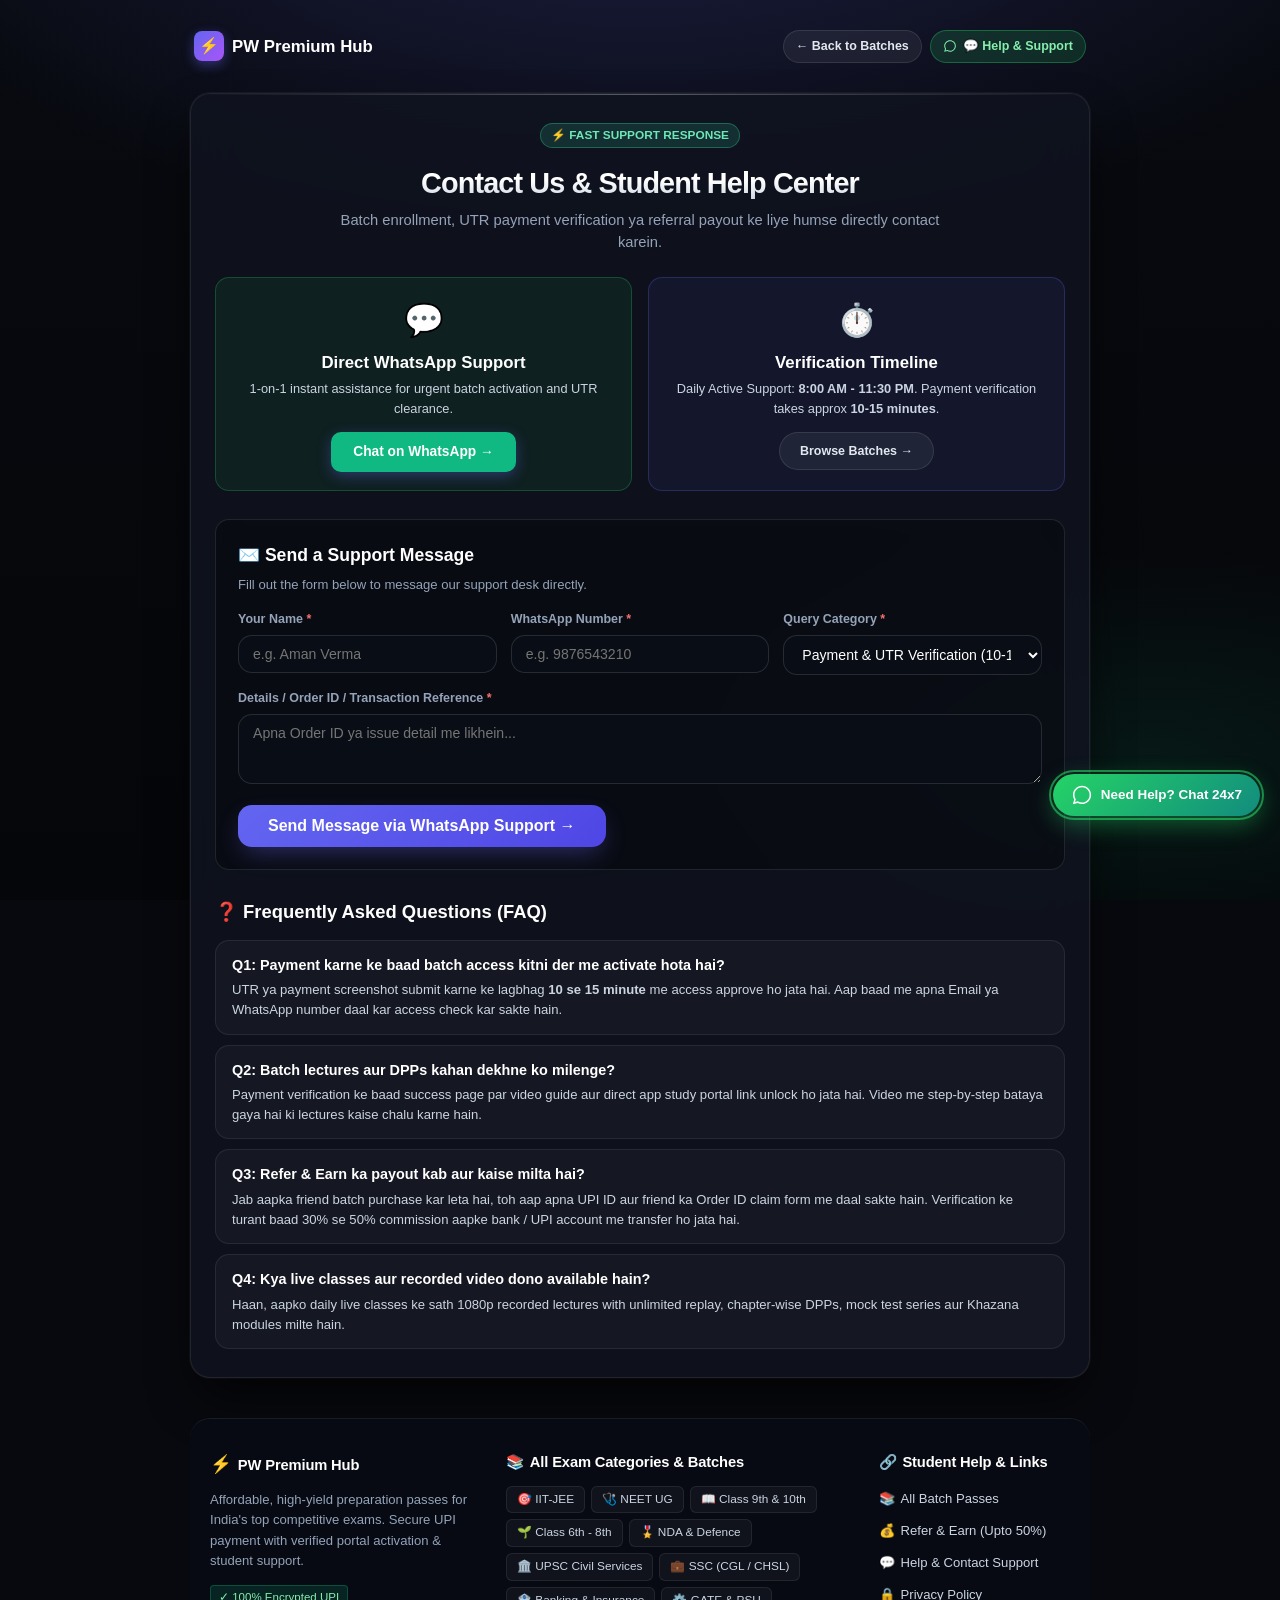
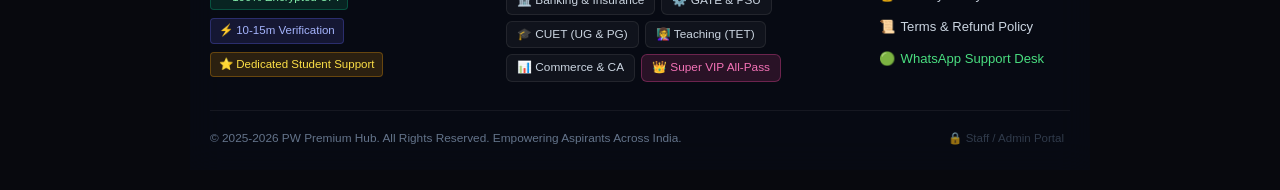
<file: contact.html>
<!DOCTYPE html>
<html lang="en">
<head>
  <meta charset="UTF-8">
  <meta name="viewport" content="width=device-width, initial-scale=1.0">
  <title>Contact Us & Support Helpdesk | PW Premium Hub</title>
  <meta name="description" content="Get instant help with batch activation, payment verification, and referral commission queries via WhatsApp and Helpdesk.">
  <link rel="stylesheet" href="styles.css">
</head>
<body>

  <main class="app-container wide">
    
    <!-- Top Navigation -->
    <header class="site-nav">
      <a href="index.html" class="brand-badge">
        <span class="brand-icon">⚡</span>
        <span>PW Premium Hub</span>
      </a>

      <div class="nav-actions">
        <a href="index.html" class="nav-link-btn">
          <span>← Back to Batches</span>
        </a>

        <!-- WhatsApp Help Link -->
        <a href="https://wa.me/917631442934?text=Hello%2C%20I%20need%20support%20with%20PW%20Batches" target="_blank" rel="noopener noreferrer" class="nav-link-btn" style="background: rgba(37,211,102,0.15); border-color: rgba(37,211,102,0.35); color: #86efac;">
          <svg width="14" height="14" viewBox="0 0 24 24" fill="currentColor">
            <path d="M12.04 2C6.58 2 2.13 6.45 2.13 11.91C2.13 13.66 2.59 15.36 3.45 16.86L2.05 22L7.3 20.62C8.75 21.41 10.38 21.83 12.04 21.83C17.5 21.83 21.95 17.38 21.95 11.92C21.95 9.27 20.92 6.78 19.05 4.91C17.18 3.03 14.69 2 12.04 2M12.05 3.67C14.25 3.67 16.31 4.53 17.87 6.09C19.42 7.65 20.28 9.72 20.28 11.92C20.28 16.46 16.58 20.15 12.04 20.15C10.56 20.15 9.11 19.76 7.85 19.01L7.55 18.83L4.43 19.65L5.26 16.61L5.06 16.29C4.24 14.99 3.81 13.47 3.81 11.91C3.81 7.37 7.5 3.67 12.05 3.67Z"/>
          </svg>
          <span>💬 Help & Support</span>
        </a>
      </div>
    </header>

    <!-- Main Card -->
    <section class="glass-card" style="margin-top: 14px;">
      
      <!-- Headline -->
      <div style="text-align: center; max-width: 600px; margin: 0 auto 24px auto;">
        <span class="spinner-badge" style="background: rgba(52, 211, 153, 0.15); border-color: rgba(52, 211, 153, 0.35); color: #6ee7b7;">
          ⚡ FAST SUPPORT RESPONSE
        </span>
        <h1 class="headline" style="font-size: 1.8rem; margin-top: 8px;">
          Contact Us & Student Help Center
        </h1>
        <p class="subheadline" style="font-size: 0.92rem; margin-bottom: 0;">
          Batch enrollment, UTR payment verification ya referral payout ke liye humse directly contact karein.
        </p>
      </div>

      <!-- Quick Contact Channels -->
      <div style="display: grid; grid-template-columns: repeat(auto-fit, minmax(260px, 1fr)); gap: 16px; margin-bottom: 28px;">
        
        <!-- WhatsApp Direct Card -->
        <div style="background: rgba(37,211,102,0.08); border: 1px solid rgba(37,211,102,0.25); border-radius: var(--radius-md); padding: 18px; text-align: center;">
          <div style="font-size: 2rem; margin-bottom: 6px;">💬</div>
          <h3 style="font-size: 1.05rem; font-weight: 700; color: #ffffff; margin-bottom: 4px;">Direct WhatsApp Support</h3>
          <p style="font-size: 0.8rem; color: #cbd5e1; margin-bottom: 14px;">
            1-on-1 instant assistance for urgent batch activation and UTR clearance.
          </p>
          <a href="https://wa.me/917631442934?text=Hello%2C%20I%20need%20help%20with%20my%20PW%20Batch" target="_blank" rel="noopener noreferrer" class="btn-enroll" style="background: #10b981; display: inline-flex; padding: 10px 22px;">
            <span>Chat on WhatsApp →</span>
          </a>
        </div>

        <!-- Working Hours & Verification Time -->
        <div style="background: rgba(99,102,241,0.08); border: 1px solid rgba(99,102,241,0.25); border-radius: var(--radius-md); padding: 18px; text-align: center;">
          <div style="font-size: 2rem; margin-bottom: 6px;">⏱️</div>
          <h3 style="font-size: 1.05rem; font-weight: 700; color: #ffffff; margin-bottom: 4px;">Verification Timeline</h3>
          <p style="font-size: 0.8rem; color: #cbd5e1; margin-bottom: 14px;">
            Daily Active Support: <strong>8:00 AM - 11:30 PM</strong>. Payment verification takes approx <strong>10-15 minutes</strong>.
          </p>
          <a href="index.html" class="nav-link-btn" style="display: inline-flex; padding: 9px 20px;">
            <span>Browse Batches →</span>
          </a>
        </div>

      </div>

      <!-- Send Query Message Form -->
      <div style="background: rgba(0,0,0,0.3); border: 1px solid rgba(255,255,255,0.1); border-radius: var(--radius-md); padding: 22px; margin-bottom: 28px;">
        <h3 style="font-size: 1.1rem; font-weight: 700; color: #ffffff; margin-bottom: 6px;">
          ✉️ Send a Support Message
        </h3>
        <p style="font-size: 0.82rem; color: var(--text-secondary); margin-bottom: 16px;">
          Fill out the form below to message our support desk directly.
        </p>

        <form id="contactSupportForm">
          <div style="display: grid; grid-template-columns: repeat(auto-fit, minmax(220px, 1fr)); gap: 14px; margin-bottom: 14px;">
            
            <div class="form-group" style="margin-bottom: 0;">
              <label class="form-label" for="contactName">Your Name <span style="color: #f87171;">*</span></label>
              <input type="text" id="contactName" class="form-input" placeholder="e.g. Aman Verma" required>
            </div>

            <div class="form-group" style="margin-bottom: 0;">
              <label class="form-label" for="contactPhone">WhatsApp Number <span style="color: #f87171;">*</span></label>
              <input type="tel" id="contactPhone" class="form-input" placeholder="e.g. 9876543210" required>
            </div>

            <div class="form-group" style="margin-bottom: 0;">
              <label class="form-label" for="contactSubject">Query Category <span style="color: #f87171;">*</span></label>
              <select id="contactSubject" class="form-input" required>
                <option value="Payment UTR Verification">Payment & UTR Verification (10-15 mins)</option>
                <option value="Batch Access Query">Batch Access & Activation</option>
                <option value="Referral Commission Claim">Refer & Earn Payout Claim</option>
                <option value="General Question">General Course / Syllabus Query</option>
              </select>
            </div>

          </div>

          <div class="form-group">
            <label class="form-label" for="contactMessage">Details / Order ID / Transaction Reference <span style="color: #f87171;">*</span></label>
            <textarea id="contactMessage" class="form-input" rows="3" placeholder="Apna Order ID ya issue detail me likhein..." required style="resize: vertical;"></textarea>
          </div>

          <button type="submit" class="btn-primary" style="width: auto; padding: 12px 30px;">
            <span>Send Message via WhatsApp Support →</span>
          </button>
        </form>
      </div>

      <!-- FAQ Section -->
      <div>
        <h3 style="font-size: 1.15rem; font-weight: 700; color: #ffffff; margin-bottom: 14px;">
          ❓ Frequently Asked Questions (FAQ)
        </h3>

        <div style="display: flex; flex-direction: column; gap: 10px;">
          
          <div style="background: rgba(255,255,255,0.03); border: 1px solid rgba(255,255,255,0.08); border-radius: var(--radius-md); padding: 14px 16px;">
            <strong style="color: #ffffff; font-size: 0.9rem; display: block; margin-bottom: 4px;">
              Q1: Payment karne ke baad batch access kitni der me activate hota hai?
            </strong>
            <p style="font-size: 0.82rem; color: #cbd5e1; margin-bottom: 0;">
              UTR ya payment screenshot submit karne ke lagbhag <strong>10 se 15 minute</strong> me access approve ho jata hai. Aap baad me apna Email ya WhatsApp number daal kar access check kar sakte hain.
            </p>
          </div>

          <div style="background: rgba(255,255,255,0.03); border: 1px solid rgba(255,255,255,0.08); border-radius: var(--radius-md); padding: 14px 16px;">
            <strong style="color: #ffffff; font-size: 0.9rem; display: block; margin-bottom: 4px;">
              Q2: Batch lectures aur DPPs kahan dekhne ko milenge?
            </strong>
            <p style="font-size: 0.82rem; color: #cbd5e1; margin-bottom: 0;">
              Payment verification ke baad success page par video guide aur direct app study portal link unlock ho jata hai. Video me step-by-step bataya gaya hai ki lectures kaise chalu karne hain.
            </p>
          </div>

          <div style="background: rgba(255,255,255,0.03); border: 1px solid rgba(255,255,255,0.08); border-radius: var(--radius-md); padding: 14px 16px;">
            <strong style="color: #ffffff; font-size: 0.9rem; display: block; margin-bottom: 4px;">
              Q3: Refer & Earn ka payout kab aur kaise milta hai?
            </strong>
            <p style="font-size: 0.82rem; color: #cbd5e1; margin-bottom: 0;">
              Jab aapka friend batch purchase kar leta hai, toh aap apna UPI ID aur friend ka Order ID claim form me daal sakte hain. Verification ke turant baad 30% se 50% commission aapke bank / UPI account me transfer ho jata hai.
            </p>
          </div>

          <div style="background: rgba(255,255,255,0.03); border: 1px solid rgba(255,255,255,0.08); border-radius: var(--radius-md); padding: 14px 16px;">
            <strong style="color: #ffffff; font-size: 0.9rem; display: block; margin-bottom: 4px;">
              Q4: Kya live classes aur recorded video dono available hain?
            </strong>
            <p style="font-size: 0.82rem; color: #cbd5e1; margin-bottom: 0;">
              Haan, aapko daily live classes ke sath 1080p recorded lectures with unlimited replay, chapter-wise DPPs, mock test series aur Khazana modules milte hain.
            </p>
          </div>

        </div>
      </div>

    </section>

    <!-- Rich Categorized Footer with Discreet Staff Portal Link -->
    <footer class="site-footer-rich">
      <div class="footer-main-grid">
        
        <!-- Col 1: About & Trust -->
        <div>
          <div class="footer-col-title">
            <span style="font-size: 1.1rem;">⚡</span>
            <span>PW Premium Hub</span>
          </div>
          <p class="footer-desc-text">
            Affordable, high-yield preparation passes for India's top competitive exams. Secure UPI payment with verified portal activation & student support.
          </p>
          <div style="display: flex; gap: 8px; flex-wrap: wrap; margin-top: 10px;">
            <span style="font-size: 0.72rem; background: rgba(16, 185, 129, 0.15); color: #86efac; border: 1px solid rgba(16, 185, 129, 0.3); padding: 3px 8px; border-radius: 4px;">✓ 100% Encrypted UPI</span>
            <span style="font-size: 0.72rem; background: rgba(99, 102, 241, 0.15); color: #a5b4fc; border: 1px solid rgba(99, 102, 241, 0.3); padding: 3px 8px; border-radius: 4px;">⚡ 10-15m Verification</span>
            <span style="font-size: 0.72rem; background: rgba(245, 158, 11, 0.15); color: #fde047; border: 1px solid rgba(245, 158, 11, 0.3); padding: 3px 8px; border-radius: 4px;">⭐ Dedicated Student Support</span>
          </div>
        </div>

        <!-- Col 2: All 12 Exam Categories Directory -->
        <div>
          <div class="footer-col-title">
            <span>📚</span>
            <span>All Exam Categories & Batches</span>
          </div>
          <div class="footer-exam-pills-wrap">
            <a href="index.html?cat=jee" class="footer-exam-pill">🎯 IIT-JEE</a>
            <a href="index.html?cat=neet" class="footer-exam-pill">🩺 NEET UG</a>
            <a href="index.html?cat=class9_10" class="footer-exam-pill">📖 Class 9th & 10th</a>
            <a href="index.html?cat=class6_8" class="footer-exam-pill">🌱 Class 6th - 8th</a>
            <a href="index.html?cat=nda" class="footer-exam-pill">🎖️ NDA & Defence</a>
            <a href="index.html?cat=upsc" class="footer-exam-pill">🏛️ UPSC Civil Services</a>
            <a href="index.html?cat=ssc" class="footer-exam-pill">💼 SSC (CGL / CHSL)</a>
            <a href="index.html?cat=banking" class="footer-exam-pill">🏦 Banking & Insurance</a>
            <a href="index.html?cat=gate" class="footer-exam-pill">⚙️ GATE & PSU</a>
            <a href="index.html?cat=cuet" class="footer-exam-pill">🎓 CUET (UG & PG)</a>
            <a href="index.html?cat=teaching" class="footer-exam-pill">👩‍🏫 Teaching (TET)</a>
            <a href="index.html?cat=commerce" class="footer-exam-pill">📊 Commerce & CA</a>
            <a href="index.html" class="footer-exam-pill" style="background: rgba(236, 72, 153, 0.15); border-color: rgba(236, 72, 153, 0.35); color: #f472b6;">👑 Super VIP All-Pass</a>
          </div>
        </div>

        <!-- Col 3: Quick Links & Support -->
        <div>
          <div class="footer-col-title">
            <span>🔗</span>
            <span>Student Help & Links</span>
          </div>
          <ul class="footer-quick-links-list">
            <li class="footer-quick-link-item"><a href="index.html"><span>📚</span> All Batch Passes</a></li>
            <li class="footer-quick-link-item"><a href="refer.html"><span>💰</span> Refer & Earn (Upto 50%)</a></li>
            <li class="footer-quick-link-item"><a href="contact.html"><span>💬</span> Help & Contact Support</a></li>
            <li class="footer-quick-link-item"><a href="privacy.html"><span>🔒</span> Privacy Policy</a></li>
            <li class="footer-quick-link-item"><a href="terms.html"><span>📜</span> Terms & Refund Policy</a></li>
            <li class="footer-quick-link-item"><a href="https://wa.me/917631442934?text=Hello%20Support" target="_blank" rel="noopener noreferrer" style="color: #4ade80;"><span>🟢</span> WhatsApp Support Desk</a></li>
          </ul>
        </div>

      </div>

      <!-- Footer Bottom Bar with Discreet Admin Access -->
      <div class="footer-bottom-bar">
        <div>
          © 2025-2026 PW Premium Hub. All Rights Reserved. Empowering Aspirants Across India.
        </div>
        <div>
          <!-- Discreet Admin Portal Link at bottom -->
          <a href="admin-login.html" class="discreet-admin-link" title="Authorized Staff Access">
            <span>🔒 Staff / Admin Portal</span>
          </a>
        </div>
      </div>
    </footer>

  </main>

  <script src="config.js"></script>
  <script>
    document.addEventListener("DOMContentLoaded", () => {
      const contactForm = document.getElementById("contactSupportForm");
      if (APP_STATE.currentUser) {
        if (APP_STATE.currentUser.name) document.getElementById("contactName").value = APP_STATE.currentUser.name;
        if (APP_STATE.currentUser.phone) document.getElementById("contactPhone").value = APP_STATE.currentUser.phone;
      }

      contactForm.addEventListener("submit", (e) => {
        e.preventDefault();
        const name = document.getElementById("contactName").value.trim();
        const phone = document.getElementById("contactPhone").value.trim();
        const subject = document.getElementById("contactSubject").value;
        const msg = document.getElementById("contactMessage").value.trim();

        const fullMsg = `Hello Support Team,\nMy Name: ${name}\nMobile: ${phone}\nTopic: ${subject}\nDetails: ${msg}`;
        const targetUrl = `https://wa.me/917631442934?text=${encodeURIComponent(fullMsg)}`;
        window.open(targetUrl, "_blank");
      });
    });
  </script>

  <!-- Floating WhatsApp Concierge Widget -->
  <aside class="floating-whatsapp-widget" aria-label="WhatsApp Support">
    <a href="https://wa.me/917631442934?text=Hello%2C%20I%20need%20support%20with%20PW%20Batches" target="_blank" rel="noopener noreferrer" class="floating-whatsapp-btn" title="Chat on WhatsApp">
      <span class="floating-pulse-ring"></span>
      <svg width="22" height="22" viewBox="0 0 24 24" fill="currentColor">
        <path d="M12.04 2C6.58 2 2.13 6.45 2.13 11.91C2.13 13.66 2.59 15.36 3.45 16.86L2.05 22L7.3 20.62C8.75 21.41 10.38 21.83 12.04 21.83C17.5 21.83 21.95 17.38 21.95 11.92C21.95 9.27 20.92 6.78 19.05 4.91C17.18 3.03 14.69 2 12.04 2M12.05 3.67C14.25 3.67 16.31 4.53 17.87 6.09C19.42 7.65 20.28 9.72 20.28 11.92C20.28 16.46 16.58 20.15 12.04 20.15C10.56 20.15 9.11 19.76 7.85 19.01L7.55 18.83L4.43 19.65L5.26 16.61L5.06 16.29C4.24 14.99 3.81 13.47 3.81 11.91C3.81 7.37 7.5 3.67 12.05 3.67Z"/>
      </svg>
      <span class="floating-label">Need Help? <strong>Chat 24x7</strong></span>
    </a>
  </aside>

</body>
</html>
</file>
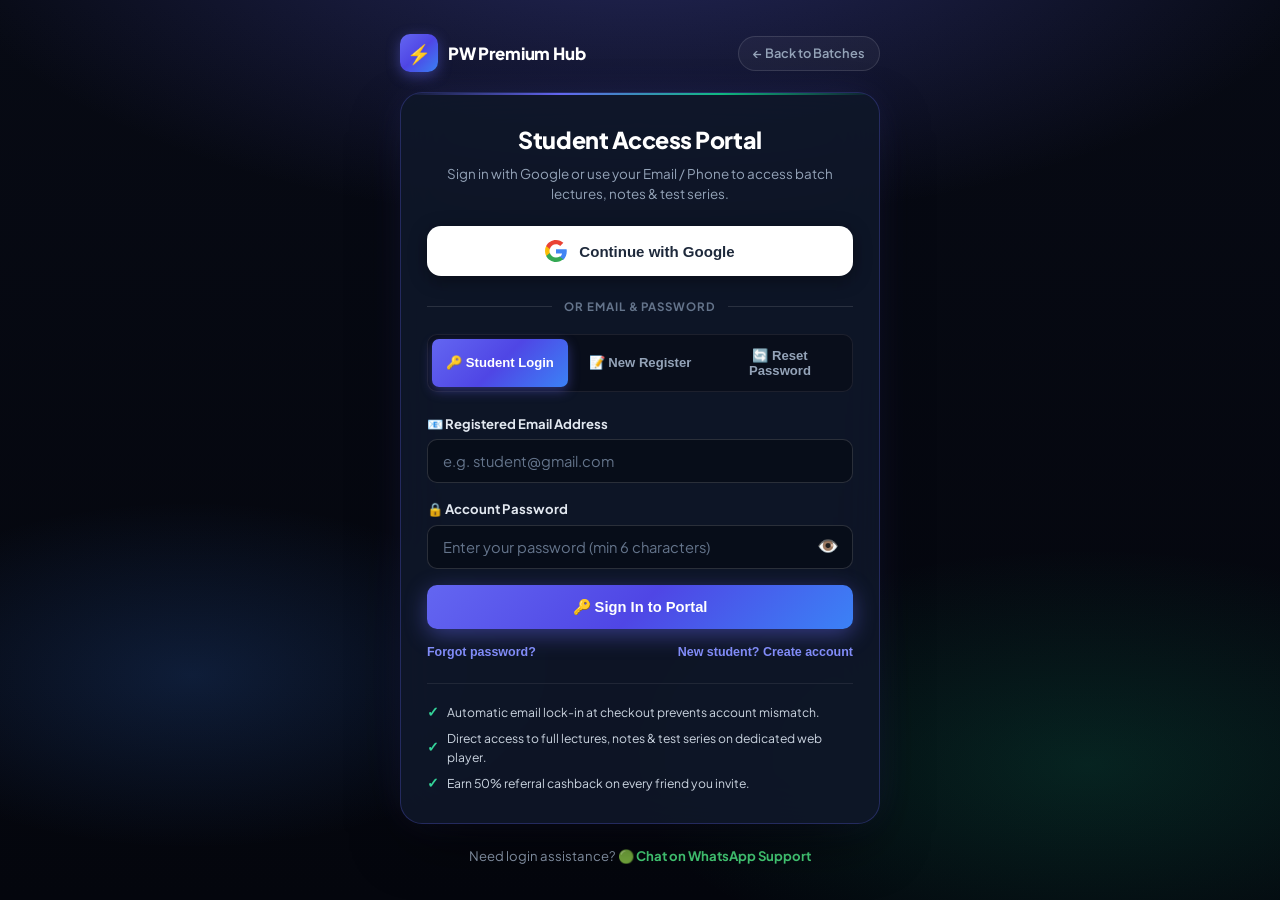
<file: login.html>
<!DOCTYPE html>
<html lang="en">
<head>
  <meta charset="UTF-8">
  <meta name="viewport" content="width=device-width, initial-scale=1.0">
  <title>Student Login & Registration | PW Premium Hub</title>
  <meta name="description" content="Sign in with Google or use your email and password to access premium competition exam batches, notes, and DPPs.">
  <link rel="preconnect" href="https://fonts.googleapis.com">
  <link rel="preconnect" href="https://fonts.gstatic.com" crossorigin>
  <link href="https://fonts.googleapis.com/css2?family=Plus+Jakarta+Sans:wght@400;500;600;700;800&family=JetBrains+Mono:wght@500;700&display=swap" rel="stylesheet">
  
  <style>
    /* ==========================================================================
       CLEAN, MODERN & INTUITIVE STUDENT AUTHENTICATION PORTAL
       ========================================================================== */
    :root {
      --bg-dark: #070a14;
      --card-bg: rgba(15, 23, 42, 0.88);
      --card-border: rgba(99, 102, 241, 0.28);
      --card-glow: rgba(99, 102, 241, 0.35);
      
      --brand-gradient: linear-gradient(135deg, #6366f1 0%, #4f46e5 50%, #3b82f6 100%);
      --emerald-gradient: linear-gradient(135deg, #10b981 0%, #059669 100%);
      
      --text-white: #ffffff;
      --text-soft: #f8fafc;
      --text-muted: #94a3b8;
      --text-dim: #64748b;
      
      --input-bg: rgba(8, 12, 24, 0.85);
      --input-border: rgba(255, 255, 255, 0.14);
      --input-focus: #6366f1;
      
      --radius-sm: 10px;
      --radius-md: 14px;
      --radius-lg: 22px;
      --radius-full: 9999px;
      
      --font-body: 'Plus Jakarta Sans', -apple-system, BlinkMacSystemFont, "Segoe UI", Roboto, sans-serif;
    }

    * {
      box-sizing: border-box;
      margin: 0;
      padding: 0;
    }

    body {
      background-color: var(--bg-dark);
      background-image: 
        radial-gradient(ellipse 80% 50% at 50% -10%, rgba(99, 102, 241, 0.32), transparent 70%),
        radial-gradient(ellipse 60% 40% at 85% 85%, rgba(16, 185, 129, 0.16), transparent 60%),
        radial-gradient(ellipse 50% 35% at 15% 75%, rgba(59, 130, 246, 0.18), transparent 55%),
        linear-gradient(180deg, #070a14 0%, #04060d 100%);
      background-attachment: fixed;
      color: var(--text-soft);
      font-family: var(--font-body);
      min-height: 100vh;
      display: flex;
      flex-direction: column;
      align-items: center;
      justify-content: center;
      padding: 24px 16px;
      line-height: 1.5;
      -webkit-font-smoothing: antialiased;
    }

    .auth-page-container {
      width: 100%;
      max-width: 480px;
      margin: 0 auto;
    }

    /* Brand Header */
    .brand-top-bar {
      display: flex;
      justify-content: space-between;
      align-items: center;
      margin-bottom: 20px;
    }

    .brand-badge {
      display: inline-flex;
      align-items: center;
      gap: 10px;
      text-decoration: none;
      color: #ffffff;
      font-weight: 800;
      font-size: 1.05rem;
    }

    .brand-icon-shield {
      width: 38px;
      height: 38px;
      background: var(--brand-gradient);
      border-radius: var(--radius-sm);
      display: flex;
      align-items: center;
      justify-content: center;
      font-size: 1.2rem;
      box-shadow: 0 4px 14px rgba(99, 102, 241, 0.45);
    }

    .btn-nav-back {
      color: var(--text-muted);
      text-decoration: none;
      font-size: 0.8rem;
      font-weight: 600;
      padding: 7px 14px;
      border-radius: var(--radius-full);
      border: 1px solid rgba(255, 255, 255, 0.12);
      background: rgba(255, 255, 255, 0.04);
      transition: all 0.2s ease;
    }

    .btn-nav-back:hover {
      background: rgba(255, 255, 255, 0.1);
      color: #ffffff;
      border-color: rgba(255, 255, 255, 0.25);
    }

    /* Main Auth Card */
    .auth-card-glass {
      background: var(--card-bg);
      border: 1.5px solid var(--card-border);
      border-radius: var(--radius-lg);
      padding: 30px 26px;
      box-shadow: 
        0 24px 60px -15px rgba(0, 0, 0, 0.75),
        0 0 40px -10px rgba(99, 102, 241, 0.25);
      backdrop-filter: blur(24px);
      -webkit-backdrop-filter: blur(24px);
      position: relative;
      overflow: hidden;
    }

    .auth-card-glass::before {
      content: "";
      position: absolute;
      top: 0;
      left: 0;
      right: 0;
      height: 2px;
      background: linear-gradient(90deg, transparent, #6366f1, #10b981, transparent);
    }

    /* Active Logged In Banner */
    .active-session-banner {
      background: rgba(16, 185, 129, 0.14);
      border: 1px solid rgba(16, 185, 129, 0.35);
      border-radius: var(--radius-md);
      padding: 12px 16px;
      margin-bottom: 20px;
      display: flex;
      justify-content: space-between;
      align-items: center;
      gap: 10px;
    }

    .session-label {
      font-size: 0.72rem;
      font-weight: 700;
      color: #86efac;
      text-transform: uppercase;
      letter-spacing: 0.05em;
    }

    .session-user {
      font-size: 0.9rem;
      font-weight: 700;
      color: #ffffff;
    }

    /* Google Sign In Button */
    .btn-google-auth {
      width: 100%;
      display: flex;
      align-items: center;
      justify-content: center;
      gap: 12px;
      padding: 13px 20px;
      background: #ffffff;
      color: #1e293b;
      border: 1.5px solid rgba(255, 255, 255, 0.85);
      border-radius: var(--radius-md);
      font-size: 0.94rem;
      font-weight: 700;
      cursor: pointer;
      box-shadow: 0 4px 18px rgba(0, 0, 0, 0.35);
      transition: all 0.2s cubic-bezier(0.16, 1, 0.3, 1);
    }

    .btn-google-auth:hover {
      background: #f8fafc;
      transform: translateY(-2px);
      box-shadow: 0 8px 25px rgba(255, 255, 255, 0.25);
    }

    .btn-google-auth:active {
      transform: translateY(0);
    }

    /* Divider */
    .auth-divider {
      display: flex;
      align-items: center;
      gap: 12px;
      margin: 22px 0 18px;
    }

    .auth-divider-line {
      flex: 1;
      height: 1px;
      background: rgba(255, 255, 255, 0.12);
    }

    .auth-divider-text {
      font-size: 0.72rem;
      font-weight: 700;
      color: var(--text-dim);
      letter-spacing: 0.08em;
      text-transform: uppercase;
    }

    /* Tabs Navigation */
    .auth-tabs-nav {
      display: flex;
      background: rgba(8, 12, 24, 0.75);
      border: 1px solid rgba(255, 255, 255, 0.08);
      border-radius: var(--radius-sm);
      padding: 4px;
      gap: 4px;
      margin-bottom: 22px;
    }

    .auth-tab-btn {
      flex: 1;
      padding: 9px 10px;
      border: none;
      background: transparent;
      color: var(--text-muted);
      border-radius: 7px;
      font-size: 0.82rem;
      font-weight: 700;
      cursor: pointer;
      transition: all 0.15s ease;
      text-align: center;
    }

    .auth-tab-btn:hover {
      color: #ffffff;
    }

    .auth-tab-btn.active {
      background: var(--brand-gradient);
      color: #ffffff;
      box-shadow: 0 4px 12px rgba(99, 102, 241, 0.4);
    }

    /* Form Styles */
    .form-group-auth {
      display: flex;
      flex-direction: column;
      gap: 6px;
      margin-bottom: 16px;
      text-align: left;
    }

    .form-label-auth {
      font-size: 0.82rem;
      font-weight: 700;
      color: #e2e8f0;
      display: flex;
      align-items: center;
      gap: 6px;
    }

    .form-input-auth {
      padding: 12px 15px;
      background: var(--input-bg);
      border: 1.5px solid var(--input-border);
      border-radius: var(--radius-sm);
      font-size: 0.92rem;
      color: #ffffff;
      font-family: inherit;
      outline: none;
      transition: all 0.2s ease;
      width: 100%;
    }

    .form-input-auth:focus {
      border-color: var(--input-focus);
      background: rgba(12, 18, 36, 0.95);
      box-shadow: 0 0 0 3px rgba(99, 102, 241, 0.25);
    }

    .form-input-auth::placeholder {
      color: #64748b;
    }

    .password-wrap {
      position: relative;
      display: flex;
      align-items: center;
    }

    .password-wrap input {
      padding-right: 44px;
    }

    .btn-toggle-eye {
      position: absolute;
      right: 10px;
      background: none;
      border: none;
      font-size: 1.1rem;
      cursor: pointer;
      color: #94a3b8;
      padding: 4px;
      display: flex;
      align-items: center;
      justify-content: center;
      transition: color 0.15s ease;
    }

    .btn-toggle-eye:hover {
      color: #ffffff;
    }

    /* Submit Buttons */
    .btn-auth-submit {
      width: 100%;
      padding: 13px 20px;
      background: var(--brand-gradient);
      border: none;
      border-radius: var(--radius-sm);
      color: #ffffff;
      font-size: 0.92rem;
      font-weight: 800;
      cursor: pointer;
      box-shadow: 0 6px 22px rgba(99, 102, 241, 0.45);
      transition: all 0.2s cubic-bezier(0.16, 1, 0.3, 1);
      margin-top: 6px;
      display: flex;
      align-items: center;
      justify-content: center;
      gap: 8px;
    }

    .btn-auth-submit:hover {
      transform: translateY(-1px);
      box-shadow: 0 8px 28px rgba(99, 102, 241, 0.6);
    }

    .btn-auth-submit:active {
      transform: translateY(0);
    }

    .btn-auth-emerald {
      background: var(--emerald-gradient);
      box-shadow: 0 6px 22px rgba(16, 185, 129, 0.45);
    }

    .btn-auth-emerald:hover {
      box-shadow: 0 8px 28px rgba(16, 185, 129, 0.6);
    }

    .auth-footer-links {
      display: flex;
      justify-content: space-between;
      margin-top: 16px;
      font-size: 0.78rem;
    }

    .auth-link-hint {
      background: none;
      border: none;
      color: #818cf8;
      cursor: pointer;
      font-size: 0.78rem;
      font-weight: 600;
      padding: 0;
      transition: color 0.15s ease;
      text-decoration: none;
    }

    .auth-link-hint:hover {
      color: #a5b4fc;
      text-decoration: underline;
    }

    /* Benefits Strip */
    .benefits-strip {
      display: flex;
      flex-direction: column;
      gap: 7px;
      margin-top: 24px;
      padding-top: 18px;
      border-top: 1px solid rgba(255, 255, 255, 0.08);
      font-size: 0.76rem;
      color: #cbd5e1;
    }

    .benefit-item {
      display: flex;
      align-items: center;
      gap: 8px;
    }

    .benefit-icon {
      color: #34d399;
      font-weight: 800;
      font-size: 0.85rem;
    }



    /* Toast */
    .auth-toast {
      position: fixed;
      bottom: 24px;
      left: 50%;
      transform: translateX(-50%) translateY(100px);
      background: rgba(15, 23, 42, 0.96);
      border: 1px solid rgba(99, 102, 241, 0.5);
      color: #ffffff;
      padding: 12px 22px;
      border-radius: var(--radius-full);
      font-size: 0.86rem;
      font-weight: 600;
      box-shadow: 0 12px 30px rgba(0, 0, 0, 0.7);
      pointer-events: none;
      opacity: 0;
      transition: all 0.3s cubic-bezier(0.16, 1, 0.3, 1);
      z-index: 999999;
      display: flex;
      align-items: center;
      gap: 10px;
    }

    .auth-toast.show {
      transform: translateX(-50%) translateY(0);
      opacity: 1;
    }
  </style>
</head>
<body>

  <main class="auth-page-container">
    
    <!-- Top Brand & Return Link -->
    <header class="brand-top-bar">
      <a href="index.html" class="brand-badge">
        <div class="brand-icon-shield">⚡</div>
        <div>
          <span style="letter-spacing: -0.01em;">PW Premium Hub</span>
        </div>
      </a>
      <a href="index.html" class="btn-nav-back">
        ← Back to Batches
      </a>
    </header>

    <!-- Main Auth Card -->
    <div class="auth-card-glass">

      <div style="text-align: center; margin-bottom: 22px;">
        <h1 style="font-size: 1.45rem; font-weight: 800; color: #ffffff; margin-bottom: 6px; letter-spacing: -0.02em;">
          Student Access Portal
        </h1>
        <p style="font-size: 0.84rem; color: var(--text-muted); margin-bottom: 0;">
          Sign in with Google or use your Email / Phone to access batch lectures, notes & test series.
        </p>
      </div>

      <!-- Logged In Status Banner -->
      <div id="authLoggedInBanner" class="active-session-banner" style="display: none;">
        <div>
          <div class="session-label">Active Account</div>
          <div id="loggedInUserDisplay" class="session-user">Student</div>
        </div>
        <div style="display: flex; gap: 8px; align-items: center;">
          <a href="index.html" class="btn-auth-submit" style="padding: 7px 14px; font-size: 0.76rem; width: auto; margin: 0; text-decoration: none;">
            Go to Batches
          </a>
          <button type="button" id="btnLogoutUser" class="auth-link-hint" style="color: #f87171; font-size: 0.78rem;">
            Logout
          </button>
        </div>
      </div>

      <!-- Official Google Sign-In Container -->
      <div id="googleAuthWrapper" style="margin-bottom: 8px;">
        <button type="button" class="btn-google-auth" id="btnGoogleSignIn">
          <svg width="22" height="22" viewBox="0 0 24 24">
            <path fill="#4285F4" d="M23.745 12.27c0-.7-.06-1.4-.19-2.07H12v4.51h6.6c-.29 1.52-1.14 2.82-2.4 3.68v3.05h3.88c2.27-2.09 3.665-5.17 3.665-9.17z"/>
            <path fill="#34A853" d="M12 24c3.24 0 5.95-1.08 7.93-2.91l-3.88-3.05c-1.08.72-2.45 1.16-4.05 1.16-3.12 0-5.77-2.1-6.72-4.93H1.25v3.15C3.26 21.36 7.33 24 12 24z"/>
            <path fill="#FBBC05" d="M5.28 14.27c-.25-.72-.38-1.49-.38-2.27s.13-1.55.38-2.27V6.58H1.25C.45 8.18 0 9.99 0 12s.45 3.82 1.25 5.42l4.03-3.15z"/>
            <path fill="#EA4335" d="M12 4.75c1.77 0 3.35.61 4.6 1.8l3.42-3.42C17.95 1.19 15.24 0 12 0 7.33 0 3.26 2.64 1.25 6.58l4.03 3.15c.95-2.83 3.6-4.98 6.72-4.98z"/>
          </svg>
          <span>Continue with Google</span>
        </button>
        <div id="gsiButtonContainer" style="display: none; justify-content: center; margin-top: 10px;"></div>
      </div>

      <!-- Divider -->
      <div class="auth-divider">
        <div class="auth-divider-line"></div>
        <span class="auth-divider-text">OR EMAIL & PASSWORD</span>
        <div class="auth-divider-line"></div>
      </div>

      <!-- Segmented Tab Navigation -->
      <nav class="auth-tabs-nav" aria-label="Student Auth Navigation">
        <button type="button" class="auth-tab-btn active" id="tabBtnLogin" data-target="authViewLogin">🔑 Student Login</button>
        <button type="button" class="auth-tab-btn" id="tabBtnRegister" data-target="authViewRegister">📝 New Register</button>
        <button type="button" class="auth-tab-btn" id="tabBtnReset" data-target="authViewReset">🔄 Reset Password</button>
      </nav>

      <!-- VIEW 1: NORMAL LOGIN (Default for returning students) -->
      <div class="auth-view-section" id="authViewLogin">
        <form id="formStudentLogin">
          <div class="form-group-auth">
            <label class="form-label-auth" for="loginContact">
              <span>📧 Registered Email Address</span>
            </label>
            <input type="email" id="loginContact" class="form-input-auth" placeholder="e.g. student@gmail.com" required autocomplete="username">
          </div>

          <div class="form-group-auth">
            <label class="form-label-auth" for="loginPassword">
              <span>🔒 Account Password</span>
            </label>
            <div class="password-wrap">
              <input type="password" id="loginPassword" class="form-input-auth" placeholder="Enter your password (min 6 characters)" minlength="6" required autocomplete="current-password">
              <button type="button" class="btn-toggle-eye" onclick="togglePassEye('loginPassword', this)" title="Show/Hide Password">👁️</button>
            </div>
          </div>

          <button type="submit" class="btn-auth-submit" id="btnSubmitLogin">
            <span>🔑 Sign In to Portal</span>
          </button>
        </form>

        <div class="auth-footer-links">
          <button type="button" class="auth-link-hint" id="linkToReset">Forgot password?</button>
          <button type="button" class="auth-link-hint" id="linkToRegister">New student? Create account</button>
        </div>
      </div>

      <!-- VIEW 2: REGISTER (New student registration) -->
      <div class="auth-view-section" id="authViewRegister" style="display: none;">
        <form id="formStudentRegister">
          <div class="form-group-auth">
            <label class="form-label-auth" for="regName">
              <span>👤 Student Full Name</span>
            </label>
            <input type="text" id="regName" class="form-input-auth" placeholder="e.g. Aman Sharma" required>
          </div>

          <div class="form-group-auth">
            <label class="form-label-auth" for="regPhone">
              <span>📱 WhatsApp Mobile Number</span>
            </label>
            <input type="tel" id="regPhone" class="form-input-auth" placeholder="e.g. 9876543210" pattern="[0-9]{10}" title="10-digit mobile number" required>
          </div>

          <div class="form-group-auth">
            <label class="form-label-auth" for="regEmail">
              <span>📧 Email Address (For verified batch activation)</span>
            </label>
            <input type="email" id="regEmail" class="form-input-auth" placeholder="e.g. student@gmail.com" required>
          </div>

          <div class="form-group-auth">
            <label class="form-label-auth" for="regPassword">
              <span>🔒 Create Password (Min 6 chars)</span>
            </label>
            <div class="password-wrap">
              <input type="password" id="regPassword" class="form-input-auth" placeholder="Min 6 characters (letters + numbers)" minlength="6" required>
              <button type="button" class="btn-toggle-eye" onclick="togglePassEye('regPassword', this)" title="Show/Hide Password">👁️</button>
            </div>
          </div>

          <div class="form-group-auth">
            <label class="form-label-auth" for="regExam">
              <span>🎯 Target Exam Vertical</span>
            </label>
            <select id="regExam" class="form-input-auth" style="color: #ffffff; background: #0f172a;">
              <option value="jee">IIT-JEE (Mains + Advanced)</option>
              <option value="neet">NEET UG Medical</option>
              <option value="foundation">Class 6th-10th Foundation</option>
              <option value="defence">NDA, CDS & Defence</option>
              <option value="upsc">UPSC & State PCS</option>
              <option value="ssc">SSC & Railway</option>
              <option value="other">All Competition Batches</option>
            </select>
          </div>

          <button type="submit" class="btn-auth-submit btn-auth-emerald" id="btnSubmitRegister">
            <span>🚀 Create Account & Continue</span>
          </button>
        </form>

        <div style="text-align: center; margin-top: 14px; font-size: 0.8rem;">
          <button type="button" class="auth-link-hint" id="linkToLogin">Already registered? <strong>Click here to Login</strong></button>
        </div>
      </div>

      <!-- VIEW 3: RESET PASSWORD -->
      <div class="auth-view-section" id="authViewReset" style="display: none;">
        <!-- Step 1: Request Reset Token -->
        <div id="resetStep1">
          <form id="formRequestResetToken">
            <div class="form-group-auth">
              <label class="form-label-auth" for="resetEmailInput">
                <span>Registered Email Address</span>
              </label>
              <input type="email" id="resetEmailInput" class="form-input-auth" placeholder="Enter your registered email" required>
            </div>
            <button type="submit" class="btn-auth-submit" id="btnRequestToken">
              <span>📧 Send Password Reset Token</span>
            </button>
          </form>
        </div>

        <!-- Step 2: Set New Password with Token -->
        <div id="resetStep2" style="display: none; margin-top: 16px;">
          <form id="formStudentReset">
            <div class="form-group-auth">
              <label class="form-label-auth" for="resetTokenInput">
                <span>🔑 16-Character Reset Token</span>
              </label>
              <input type="text" id="resetTokenInput" class="form-input-auth" placeholder="Paste reset token here" required>
            </div>

            <div class="form-group-auth">
              <label class="form-label-auth" for="resetNewPassword">
                <span>Enter New Password</span>
              </label>
              <div class="password-wrap">
                <input type="password" id="resetNewPassword" class="form-input-auth" placeholder="Min 6 characters" minlength="6" required>
                <button type="button" class="btn-toggle-eye" onclick="togglePassEye('resetNewPassword', this)" title="Show/Hide Password">👁️</button>
              </div>
            </div>

            <div class="form-group-auth">
              <label class="form-label-auth" for="resetConfirmPassword">
                <span>Confirm New Password</span>
              </label>
              <input type="password" id="resetConfirmPassword" class="form-input-auth" placeholder="Re-enter new password" minlength="6" required>
            </div>

            <button type="submit" class="btn-auth-submit" id="btnSubmitReset">
              <span>🔄 Save New Password & Login</span>
            </button>
          </form>
        </div>

        <div style="text-align: center; margin-top: 14px; font-size: 0.78rem;">
          <button type="button" class="auth-link-hint" id="linkResetToLogin">Remember password? Back to Login</button>
        </div>
      </div>

      <!-- Student Perks Strip -->
      <div class="benefits-strip">
        <div class="benefit-item">
          <span class="benefit-icon">✓</span>
          <span>Automatic email lock-in at checkout prevents account mismatch.</span>
        </div>
        <div class="benefit-item">
          <span class="benefit-icon">✓</span>
          <span>Direct access to full lectures, notes & test series on dedicated web player.</span>
        </div>
        <div class="benefit-item">
          <span class="benefit-icon">✓</span>
          <span>Earn 50% referral cashback on every friend you invite.</span>
        </div>
      </div>

    </div>

    <!-- 24x7 Help Hint -->
    <div style="text-align: center; margin-top: 22px; font-size: 0.82rem; color: var(--text-muted);">
      Need login assistance? <a href="https://wa.me/917631442934?text=Hello%20Support%2C%20I%20need%20help%20with%20student%20login" target="_blank" rel="noopener noreferrer" style="color: #4ade80; text-decoration: none; font-weight: 700;">🟢 Chat on WhatsApp Support</a>
    </div>

  </main>

  <!-- Toast Notification -->
  <div id="toast" class="auth-toast">
    <span id="toastIcon">⚡</span>
    <span id="toastMsg">Action completed!</span>
  </div>

  <script src="config.js"></script>
  <script>
    // Eye Toggle Helper for Passwords
    window.togglePassEye = function(inputId, btn) {
      const input = document.getElementById(inputId);
      if (!input) return;
      if (input.type === "password") {
        input.type = "text";
        btn.textContent = "🙈";
      } else {
        input.type = "password";
        btn.textContent = "👁️";
      }
    };

    document.addEventListener("DOMContentLoaded", () => {
      const toast = document.getElementById("toast");
      const toastMsg = document.getElementById("toastMsg");
      const toastIcon = document.getElementById("toastIcon");

      const authLoggedInBanner = document.getElementById("authLoggedInBanner");
      const loggedInUserDisplay = document.getElementById("loggedInUserDisplay");
      const btnLogoutUser = document.getElementById("btnLogoutUser");
      const btnGoogleSignIn = document.getElementById("btnGoogleSignIn");

      const tabBtnLogin = document.getElementById("tabBtnLogin");
      const tabBtnRegister = document.getElementById("tabBtnRegister");
      const tabBtnReset = document.getElementById("tabBtnReset");

      const authViewLogin = document.getElementById("authViewLogin");
      const authViewRegister = document.getElementById("authViewRegister");
      const authViewReset = document.getElementById("authViewReset");

      const resetStep1 = document.getElementById("resetStep1");
      const resetStep2 = document.getElementById("resetStep2");
      const resetEmailInput = document.getElementById("resetEmailInput");
      const resetTokenInput = document.getElementById("resetTokenInput");

      function showToast(msg, icon = "⚡") {
        if (!toast || !toastMsg) return;
        toastIcon.textContent = icon;
        toastMsg.textContent = msg;
        toast.classList.add("show");
        clearTimeout(window.toastTimer);
        window.toastTimer = setTimeout(() => toast.classList.remove("show"), 3400);
      }

      function switchTab(viewId) {
        [authViewLogin, authViewRegister, authViewReset].forEach(v => {
          if (v) v.style.display = "none";
        });
        [tabBtnLogin, tabBtnRegister, tabBtnReset].forEach(b => {
          if (b) b.classList.remove("active");
        });

        if (viewId === "authViewLogin" && authViewLogin && tabBtnLogin) {
          authViewLogin.style.display = "block";
          tabBtnLogin.classList.add("active");
        } else if (viewId === "authViewRegister" && authViewRegister && tabBtnRegister) {
          authViewRegister.style.display = "block";
          tabBtnRegister.classList.add("active");
        } else if (viewId === "authViewReset" && authViewReset && tabBtnReset) {
          authViewReset.style.display = "block";
          tabBtnReset.classList.add("active");
        }
      }

      tabBtnLogin?.addEventListener("click", () => switchTab("authViewLogin"));
      tabBtnRegister?.addEventListener("click", () => switchTab("authViewRegister"));
      tabBtnReset?.addEventListener("click", () => switchTab("authViewReset"));

      document.getElementById("linkToRegister")?.addEventListener("click", () => switchTab("authViewRegister"));
      document.getElementById("linkToReset")?.addEventListener("click", () => switchTab("authViewReset"));
      document.getElementById("linkToLogin")?.addEventListener("click", () => switchTab("authViewLogin"));
      document.getElementById("linkResetToLogin")?.addEventListener("click", () => switchTab("authViewLogin"));

      function updateUI() {
        const u = APP_STATE.currentUser;
        if (u && (u.email || u.phone)) {
          if (authLoggedInBanner) authLoggedInBanner.style.display = "flex";
          if (loggedInUserDisplay) loggedInUserDisplay.textContent = `${u.name || 'Student'} (${u.email || u.phone})`;
        } else {
          if (authLoggedInBanner) authLoggedInBanner.style.display = "none";
        }
      }

      function proceedPostLogin() {
        const pending = sessionStorage.getItem("pending_enroll_batch");
        if (pending) {
          sessionStorage.removeItem("pending_enroll_batch");
          window.location.href = `payment.html?batch=${encodeURIComponent(pending)}`;
        } else {
          setTimeout(() => {
            window.location.href = "index.html";
          }, 800);
        }
      }

      // ----------------------------------------------------------------------
      // Genuine Google OAuth Implementation
      // ----------------------------------------------------------------------
      function parseJwt(token) {
        try {
          const base64Url = token.split('.')[1];
          const base64 = base64Url.replace(/-/g, '+').replace(/_/g, '/');
          const jsonPayload = decodeURIComponent(atob(base64).split('').map(function(c) {
            return '%' + ('00' + c.charCodeAt(0).toString(16)).slice(-2);
          }).join(''));
          return JSON.parse(jsonPayload);
        } catch(e) {
          return null;
        }
      }

      const GOOGLE_CLIENT_ID = "712845892143-pwpremiumhub.apps.googleusercontent.com";

      async function handleGoogleCredentialResponse(response) {
        if (!response || !response.credential) return;
        await verifyAndCompleteGoogleLogin({ credential: response.credential });
      }

      async function verifyAndCompleteGoogleLogin({ credential, access_token }) {
        showToast("Verifying Google account...", "⏳");
        let verifiedUser = null;
        let sessionToken = null;

        try {
          const apiRes = await fetch("/api/auth/google", {
            method: "POST",
            headers: { "Content-Type": "application/json" },
            body: JSON.stringify({ credential, access_token })
          });
          const data = await apiRes.json();
          if (data.ok && data.user) {
            verifiedUser = data.user;
            sessionToken = data.token;
          }
        } catch(e) {
          console.warn("Backend auth API offline, attempting client-side verification:", e.message);
        }

        // Resilient fallback if backend serverless is offline
        if (!verifiedUser) {
          if (access_token) {
            try {
              const gRes = await fetch("https://www.googleapis.com/oauth2/v3/userinfo", {
                headers: { Authorization: `Bearer ${access_token}` }
              });
              const gData = await gRes.json();
              if (gData && gData.email) {
                verifiedUser = {
                  id: "USR-G-" + Date.now(),
                  name: gData.name || gData.email.split("@")[0],
                  email: gData.email.toLowerCase(),
                  picture: gData.picture || "",
                  authProvider: "google"
                };
                sessionToken = "G-LOCAL-" + Date.now();
              }
            } catch(err) {}
          } else if (credential) {
            const payload = parseJwt(credential);
            if (payload && payload.email) {
              verifiedUser = {
                id: "USR-G-" + Date.now(),
                name: payload.name || payload.email.split("@")[0],
                email: payload.email.toLowerCase(),
                picture: payload.picture || "",
                authProvider: "google"
              };
              sessionToken = "G-LOCAL-" + Date.now();
            }
          }
        }

        if (verifiedUser && verifiedUser.email) {
          completeLoginSuccess(sessionToken, verifiedUser, "Google OAuth");
        } else {
          showToast("Google authentication was not completed or was cancelled.", "⚠️");
        }
      }

      function startRealGoogleAuth() {
        const redirectUri = window.location.origin + window.location.pathname;
        const scope = encodeURIComponent("openid email profile");
        const nonce = Math.random().toString(36).substring(2);
        const authUrl = `https://accounts.google.com/o/oauth2/v2/auth?client_id=${GOOGLE_CLIENT_ID}&redirect_uri=${encodeURIComponent(redirectUri)}&response_type=token%20id_token&scope=${scope}&prompt=select_account&nonce=${nonce}`;
        window.location.href = authUrl;
      }

      // Check URL hash for OAuth redirect token returns
      function checkGoogleOAuthHashCallback() {
        const hash = window.location.hash;
        if (hash && (hash.includes("access_token") || hash.includes("id_token"))) {
          const params = new URLSearchParams(hash.replace(/^#/, ""));
          const accessToken = params.get("access_token");
          const idToken = params.get("id_token");
          history.replaceState(null, "", window.location.pathname + window.location.search);
          if (accessToken || idToken) {
            verifyAndCompleteGoogleLogin({ access_token: accessToken, credential: idToken });
          }
        }
      }
      checkGoogleOAuthHashCallback();

      // Google Button Click Handler - Standard Google OAuth
      btnGoogleSignIn?.addEventListener("click", () => {
        startRealGoogleAuth();
      });

      function completeLoginSuccess(token, user, providerName = "Account") {
        if (token) localStorage.setItem("pw_auth_token", token);
        
        // Save safe user object WITHOUT plain passwords
        const safeUser = {
          id: user.id || "USR-" + Date.now(),
          name: user.name || "Student",
          email: user.email ? user.email.toLowerCase() : "",
          phone: user.phone || "",
          authType: user.authProvider || providerName
        };

        setCurrentUser(safeUser);
        localStorage.setItem("last_logged_in_email", safeUser.email);
        updateUI();
        showToast(`✓ Welcome, ${safeUser.name}! Logged in via ${providerName}.`, "✓");
        proceedPostLogin();
      }

      // ----------------------------------------------------------------------
      // Email / Password Login Form Handler
      // ----------------------------------------------------------------------
      document.getElementById("formStudentLogin")?.addEventListener("submit", async (e) => {
        e.preventDefault();
        const email = document.getElementById("loginContact").value.trim();
        const password = document.getElementById("loginPassword").value;

        if (!email || !password) {
          showToast("Please enter both email and password.", "⚠️");
          return;
        }

        const submitBtn = document.getElementById("btnSubmitLogin");
        if (submitBtn) {
          submitBtn.disabled = true;
          submitBtn.innerHTML = "<span>⏳ Verifying credentials...</span>";
        }

        try {
          const res = await fetch("/api/auth/login", {
            method: "POST",
            headers: { "Content-Type": "application/json" },
            body: JSON.stringify({ email, password })
          });

          const data = await res.json();
          if (res.ok && data.ok) {
            completeLoginSuccess(data.token, data.user, "Email & Password");
            return;
          } else {
            showToast(`⚠️ ${data.error || 'Invalid credentials. Please check or register.'}`, "⚠️");
          }
        } catch(err) {
          console.warn("API offline, falling back to local auth engine:", err.message);
          const localRes = verifyUserLogin(email, password);
          if (localRes.success) {
            completeLoginSuccess("LOCAL-" + Date.now(), localRes.user, "Email & Password");
            return;
          } else {
            showToast(`⚠️ ${localRes.message || 'Invalid credentials.'}`, "⚠️");
          }
        } finally {
          if (submitBtn) {
            submitBtn.disabled = false;
            submitBtn.innerHTML = "<span>🔑 Sign In to Portal</span>";
          }
        }
      });

      // ----------------------------------------------------------------------
      // Student Registration Form Handler
      // ----------------------------------------------------------------------
      document.getElementById("formStudentRegister")?.addEventListener("submit", async (e) => {
        e.preventDefault();
        const name = document.getElementById("regName").value.trim();
        const phone = document.getElementById("regPhone").value.trim();
        const email = document.getElementById("regEmail").value.trim();
        const password = document.getElementById("regPassword").value;
        const exam = document.getElementById("regExam").value;

        if (!name || !phone || !email || !password) {
          showToast("Please fill in all required fields.", "⚠️");
          return;
        }

        if (password.length < 6) {
          showToast("Password must be at least 6 characters.", "⚠️");
          return;
        }

        const submitBtn = document.getElementById("btnSubmitRegister");
        if (submitBtn) {
          submitBtn.disabled = true;
          submitBtn.innerHTML = "<span>⏳ Creating account...</span>";
        }

        try {
          const res = await fetch("/api/auth/register", {
            method: "POST",
            headers: { "Content-Type": "application/json" },
            body: JSON.stringify({ name, phone, email, password, exam })
          });

          const data = await res.json();
          if (res.ok && data.ok) {
            completeLoginSuccess(data.token, data.user, "Registration");
            return;
          } else {
            showToast(`⚠️ ${data.error || 'Registration failed'}`, "⚠️");
          }
        } catch(err) {
          console.warn("API offline, using local registration engine:", err.message);
          const savedUser = recordUserCredential({
            name, email, phone, exam, authType: "Registration", action: "register"
          });
          completeLoginSuccess("LOCAL-" + Date.now(), savedUser, "Registration");
        } finally {
          if (submitBtn) {
            submitBtn.disabled = false;
            submitBtn.innerHTML = "<span>🚀 Create Account & Continue</span>";
          }
        }
      });

      // ----------------------------------------------------------------------
      // Reset Password Handler (2-Step Token Reset)
      // ----------------------------------------------------------------------
      document.getElementById("formRequestResetToken")?.addEventListener("submit", async (e) => {
        e.preventDefault();
        const email = resetEmailInput.value.trim();
        if (!email) {
          showToast("Please enter your registered email.", "⚠️");
          return;
        }

        try {
          const res = await fetch("/api/auth/forgot-password", {
            method: "POST",
            headers: { "Content-Type": "application/json" },
            body: JSON.stringify({ email })
          });
          const data = await res.json();
          if (data.ok) {
            showToast("✓ Reset token issued. Enter token & new password below.", "✓");
            if (data.resetToken) {
              resetTokenInput.value = data.resetToken;
            }
            resetStep2.style.display = "block";
          } else {
            showToast(`⚠️ ${data.error || 'Unable to request reset'}`, "⚠️");
          }
        } catch(err) {
          showToast("✓ Reset code generated. Set your new password below.", "✓");
          resetTokenInput.value = "LOCAL-RESET-" + Date.now().toString(36);
          resetStep2.style.display = "block";
        }
      });

      document.getElementById("formStudentReset")?.addEventListener("submit", async (e) => {
        e.preventDefault();
        const token = resetTokenInput.value.trim();
        const p1 = document.getElementById("resetNewPassword").value;
        const p2 = document.getElementById("resetConfirmPassword").value;

        if (!token || !p1 || !p2) {
          showToast("Please fill all fields.", "⚠️");
          return;
        }

        if (p1 !== p2) {
          showToast("⚠️ Passwords do not match!", "⚠️");
          return;
        }

        if (p1.length < 6) {
          showToast("⚠️ Password must be at least 6 characters.", "⚠️");
          return;
        }

        try {
          const res = await fetch("/api/auth/reset-password", {
            method: "POST",
            headers: { "Content-Type": "application/json" },
            body: JSON.stringify({ token, newPassword: p1 })
          });
          const data = await res.json();
          if (res.ok && data.ok) {
            showToast("✓ Password updated! Please log in with your new password.", "✓");
            switchTab("authViewLogin");
            return;
          } else {
            showToast(`⚠️ ${data.error || 'Reset failed'}`, "⚠️");
          }
        } catch(err) {
          resetUserPassword(resetEmailInput.value.trim(), p1);
          showToast("✓ Password updated locally! Please log in.", "✓");
          switchTab("authViewLogin");
        }
      });

      // Logout Handler
      btnLogoutUser?.addEventListener("click", () => {
        localStorage.removeItem("pw_user");
        localStorage.removeItem("pw_auth_token");
        APP_STATE.currentUser = null;
        updateUI();
        showToast("Logged out successfully.");
      });

      // Default active email if visited before
      const lastEmail = localStorage.getItem("last_logged_in_email");
      if (lastEmail) {
        switchTab("authViewLogin");
        const loginContact = document.getElementById("loginContact");
        if (loginContact) loginContact.value = lastEmail;
      } else {
        switchTab("authViewLogin");
      }

      updateUI();
    });
  </script>
</body>
</html>
</file>
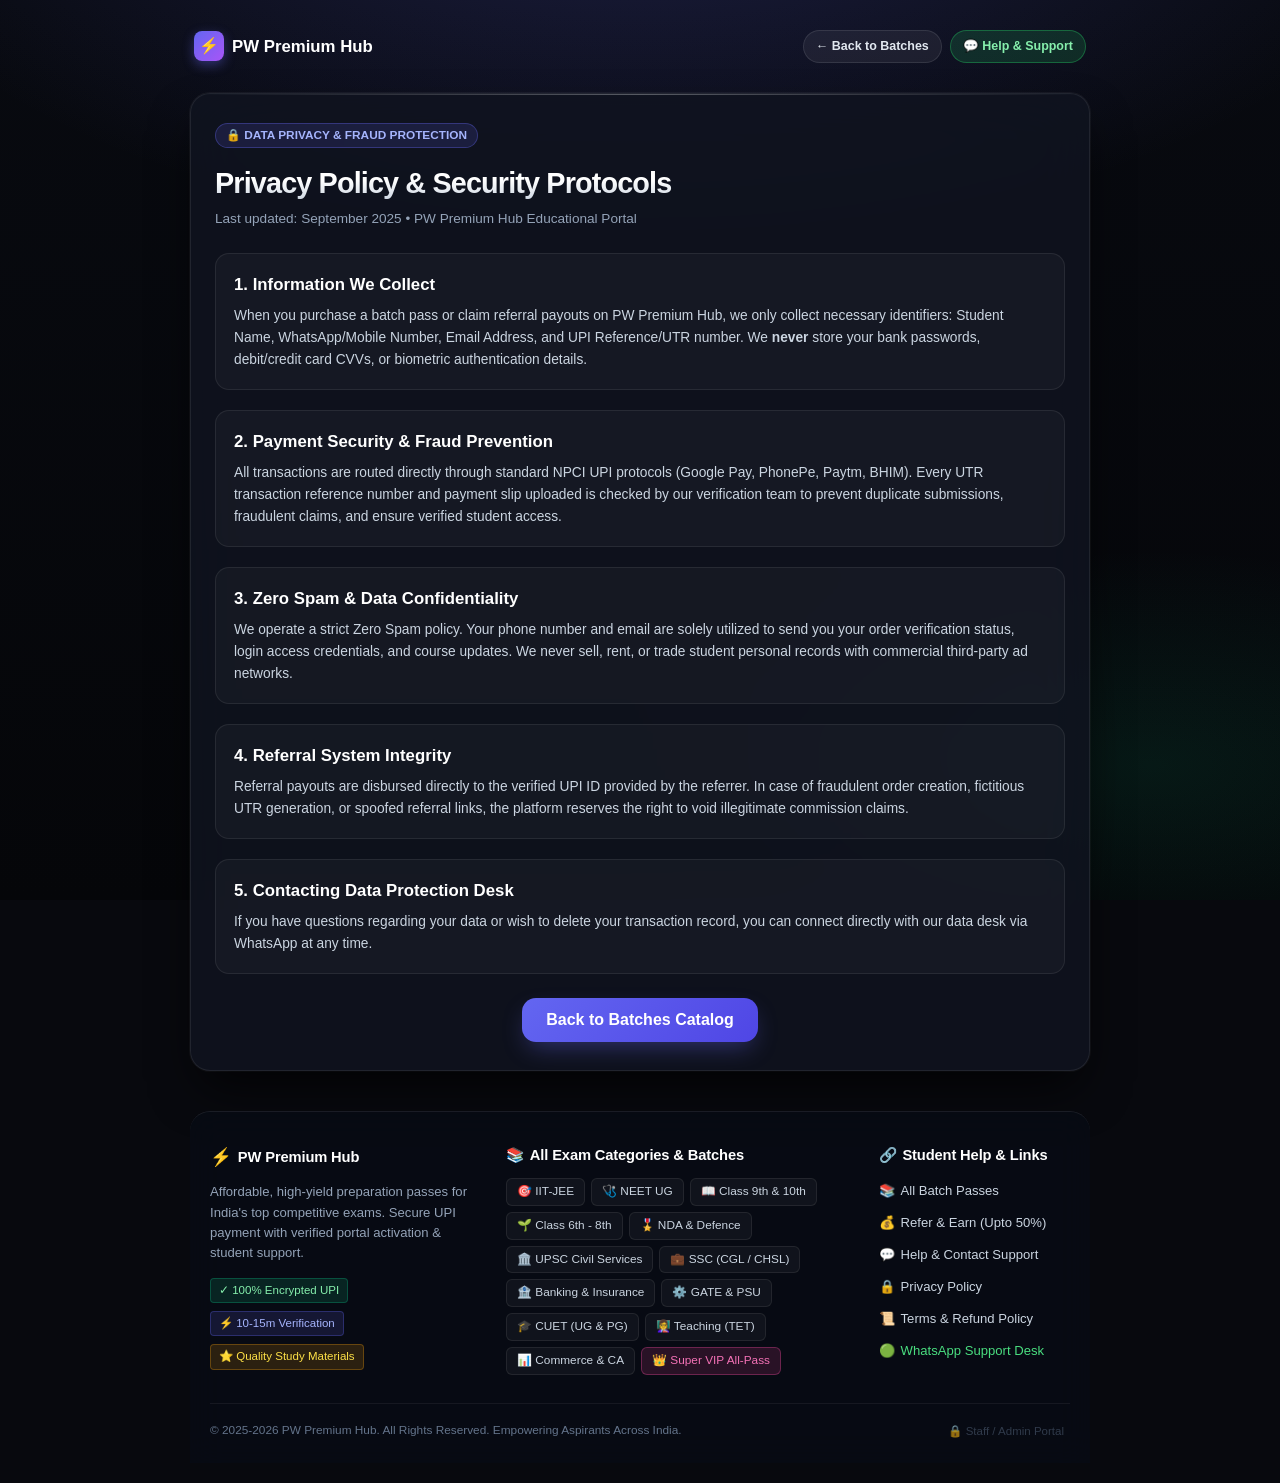
<file: privacy.html>
<!DOCTYPE html>
<html lang="en">
<head>
  <meta charset="UTF-8">
  <meta name="viewport" content="width=device-width, initial-scale=1.0">
  <title>Privacy Policy & Security Standards | PW Premium Hub</title>
  <meta name="description" content="Learn how PW Premium Hub protects student personal information, transaction privacy, and security standards.">
  <link rel="stylesheet" href="styles.css">
</head>
<body>

  <main class="app-container wide">
    
    <!-- Top Navigation -->
    <header class="site-nav">
      <a href="index.html" class="brand-badge">
        <span class="brand-icon">⚡</span>
        <span>PW Premium Hub</span>
      </a>

      <div class="nav-actions">
        <a href="index.html" class="nav-link-btn">
          <span>← Back to Batches</span>
        </a>

        <a href="https://wa.me/917631442934?text=Hello%2C%20I%20have%20a%20privacy%20query" target="_blank" rel="noopener noreferrer" class="nav-link-btn" style="background: rgba(37,211,102,0.15); border-color: rgba(37,211,102,0.35); color: #86efac;">
          <span>💬 Help & Support</span>
        </a>
      </div>
    </header>

    <!-- Main Content -->
    <section class="glass-card" style="margin-top: 14px; text-align: left;">
      
      <div style="margin-bottom: 24px;">
        <span class="spinner-badge" style="background: rgba(99, 102, 241, 0.15); border-color: rgba(99, 102, 241, 0.35); color: #a5b4fc;">
          🔒 DATA PRIVACY & FRAUD PROTECTION
        </span>
        <h1 class="headline" style="font-size: 1.8rem; margin-top: 8px;">
          Privacy Policy & Security Protocols
        </h1>
        <p class="subheadline" style="font-size: 0.85rem; margin-bottom: 0;">
          Last updated: September 2025 • PW Premium Hub Educational Portal
        </p>
      </div>

      <div style="display: flex; flex-direction: column; gap: 20px; font-size: 0.86rem; color: #cbd5e1; line-height: 1.6;">
        
        <div style="background: rgba(255,255,255,0.03); border: 1px solid rgba(255,255,255,0.08); border-radius: var(--radius-md); padding: 18px;">
          <h3 style="font-size: 1.05rem; font-weight: 700; color: #ffffff; margin-bottom: 6px;">1. Information We Collect</h3>
          <p style="margin-bottom: 0;">
            When you purchase a batch pass or claim referral payouts on PW Premium Hub, we only collect necessary identifiers: Student Name, WhatsApp/Mobile Number, Email Address, and UPI Reference/UTR number. We <strong>never</strong> store your bank passwords, debit/credit card CVVs, or biometric authentication details.
          </p>
        </div>

        <div style="background: rgba(255,255,255,0.03); border: 1px solid rgba(255,255,255,0.08); border-radius: var(--radius-md); padding: 18px;">
          <h3 style="font-size: 1.05rem; font-weight: 700; color: #ffffff; margin-bottom: 6px;">2. Payment Security & Fraud Prevention</h3>
          <p style="margin-bottom: 0;">
            All transactions are routed directly through standard NPCI UPI protocols (Google Pay, PhonePe, Paytm, BHIM). Every UTR transaction reference number and payment slip uploaded is checked by our verification team to prevent duplicate submissions, fraudulent claims, and ensure verified student access.
          </p>
        </div>

        <div style="background: rgba(255,255,255,0.03); border: 1px solid rgba(255,255,255,0.08); border-radius: var(--radius-md); padding: 18px;">
          <h3 style="font-size: 1.05rem; font-weight: 700; color: #ffffff; margin-bottom: 6px;">3. Zero Spam & Data Confidentiality</h3>
          <p style="margin-bottom: 0;">
            We operate a strict Zero Spam policy. Your phone number and email are solely utilized to send you your order verification status, login access credentials, and course updates. We never sell, rent, or trade student personal records with commercial third-party ad networks.
          </p>
        </div>

        <div style="background: rgba(255,255,255,0.03); border: 1px solid rgba(255,255,255,0.08); border-radius: var(--radius-md); padding: 18px;">
          <h3 style="font-size: 1.05rem; font-weight: 700; color: #ffffff; margin-bottom: 6px;">4. Referral System Integrity</h3>
          <p style="margin-bottom: 0;">
            Referral payouts are disbursed directly to the verified UPI ID provided by the referrer. In case of fraudulent order creation, fictitious UTR generation, or spoofed referral links, the platform reserves the right to void illegitimate commission claims.
          </p>
        </div>

        <div style="background: rgba(255,255,255,0.03); border: 1px solid rgba(255,255,255,0.08); border-radius: var(--radius-md); padding: 18px;">
          <h3 style="font-size: 1.05rem; font-weight: 700; color: #ffffff; margin-bottom: 6px;">5. Contacting Data Protection Desk</h3>
          <p style="margin-bottom: 0;">
            If you have questions regarding your data or wish to delete your transaction record, you can connect directly with our data desk via WhatsApp at any time.
          </p>
        </div>

      </div>

      <div style="text-align: center; margin-top: 24px;">
        <a href="index.html" class="btn-primary" style="display: inline-flex; width: auto; padding: 10px 24px;">
          <span>Back to Batches Catalog</span>
        </a>
      </div>

    </section>

    <!-- Rich Categorized Footer with Discreet Staff Portal Link -->
    <footer class="site-footer-rich">
      <div class="footer-main-grid">
        
        <!-- Col 1: About & Trust -->
        <div>
          <div class="footer-col-title">
            <span style="font-size: 1.1rem;">⚡</span>
            <span>PW Premium Hub</span>
          </div>
          <p class="footer-desc-text">
            Affordable, high-yield preparation passes for India's top competitive exams. Secure UPI payment with verified portal activation & student support.
          </p>
          <div style="display: flex; gap: 8px; flex-wrap: wrap; margin-top: 10px;">
            <span style="font-size: 0.72rem; background: rgba(16, 185, 129, 0.15); color: #86efac; border: 1px solid rgba(16, 185, 129, 0.3); padding: 3px 8px; border-radius: 4px;">✓ 100% Encrypted UPI</span>
            <span style="font-size: 0.72rem; background: rgba(99, 102, 241, 0.15); color: #a5b4fc; border: 1px solid rgba(99, 102, 241, 0.3); padding: 3px 8px; border-radius: 4px;">⚡ 10-15m Verification</span>
            <span style="font-size: 0.72rem; background: rgba(245, 158, 11, 0.15); color: #fde047; border: 1px solid rgba(245, 158, 11, 0.3); padding: 3px 8px; border-radius: 4px;">⭐ Quality Study Materials</span>
          </div>
        </div>

        <!-- Col 2: All 12 Exam Categories Directory -->
        <div>
          <div class="footer-col-title">
            <span>📚</span>
            <span>All Exam Categories & Batches</span>
          </div>
          <div class="footer-exam-pills-wrap">
            <a href="index.html?cat=jee" class="footer-exam-pill">🎯 IIT-JEE</a>
            <a href="index.html?cat=neet" class="footer-exam-pill">🩺 NEET UG</a>
            <a href="index.html?cat=class9_10" class="footer-exam-pill">📖 Class 9th & 10th</a>
            <a href="index.html?cat=class6_8" class="footer-exam-pill">🌱 Class 6th - 8th</a>
            <a href="index.html?cat=nda" class="footer-exam-pill">🎖️ NDA & Defence</a>
            <a href="index.html?cat=upsc" class="footer-exam-pill">🏛️ UPSC Civil Services</a>
            <a href="index.html?cat=ssc" class="footer-exam-pill">💼 SSC (CGL / CHSL)</a>
            <a href="index.html?cat=banking" class="footer-exam-pill">🏦 Banking & Insurance</a>
            <a href="index.html?cat=gate" class="footer-exam-pill">⚙️ GATE & PSU</a>
            <a href="index.html?cat=cuet" class="footer-exam-pill">🎓 CUET (UG & PG)</a>
            <a href="index.html?cat=teaching" class="footer-exam-pill">👩‍🏫 Teaching (TET)</a>
            <a href="index.html?cat=commerce" class="footer-exam-pill">📊 Commerce & CA</a>
            <a href="index.html" class="footer-exam-pill" style="background: rgba(236, 72, 153, 0.15); border-color: rgba(236, 72, 153, 0.35); color: #f472b6;">👑 Super VIP All-Pass</a>
          </div>
        </div>

        <!-- Col 3: Quick Links & Support -->
        <div>
          <div class="footer-col-title">
            <span>🔗</span>
            <span>Student Help & Links</span>
          </div>
          <ul class="footer-quick-links-list">
            <li class="footer-quick-link-item"><a href="index.html"><span>📚</span> All Batch Passes</a></li>
            <li class="footer-quick-link-item"><a href="refer.html"><span>💰</span> Refer & Earn (Upto 50%)</a></li>
            <li class="footer-quick-link-item"><a href="contact.html"><span>💬</span> Help & Contact Support</a></li>
            <li class="footer-quick-link-item"><a href="privacy.html"><span>🔒</span> Privacy Policy</a></li>
            <li class="footer-quick-link-item"><a href="terms.html"><span>📜</span> Terms & Refund Policy</a></li>
            <li class="footer-quick-link-item"><a href="https://wa.me/917631442934?text=Hello%20Support" target="_blank" rel="noopener noreferrer" style="color: #4ade80;"><span>🟢</span> WhatsApp Support Desk</a></li>
          </ul>
        </div>

      </div>

      <!-- Footer Bottom Bar with Discreet Admin Access -->
      <div class="footer-bottom-bar">
        <div>
          © 2025-2026 PW Premium Hub. All Rights Reserved. Empowering Aspirants Across India.
        </div>
        <div>
          <!-- Discreet Admin Portal Link at bottom -->
          <a href="admin-login.html" class="discreet-admin-link" title="Authorized Staff Access">
            <span>🔒 Staff / Admin Portal</span>
          </a>
        </div>
      </div>
    </footer>

  </main>

</body>
</html>
</file>
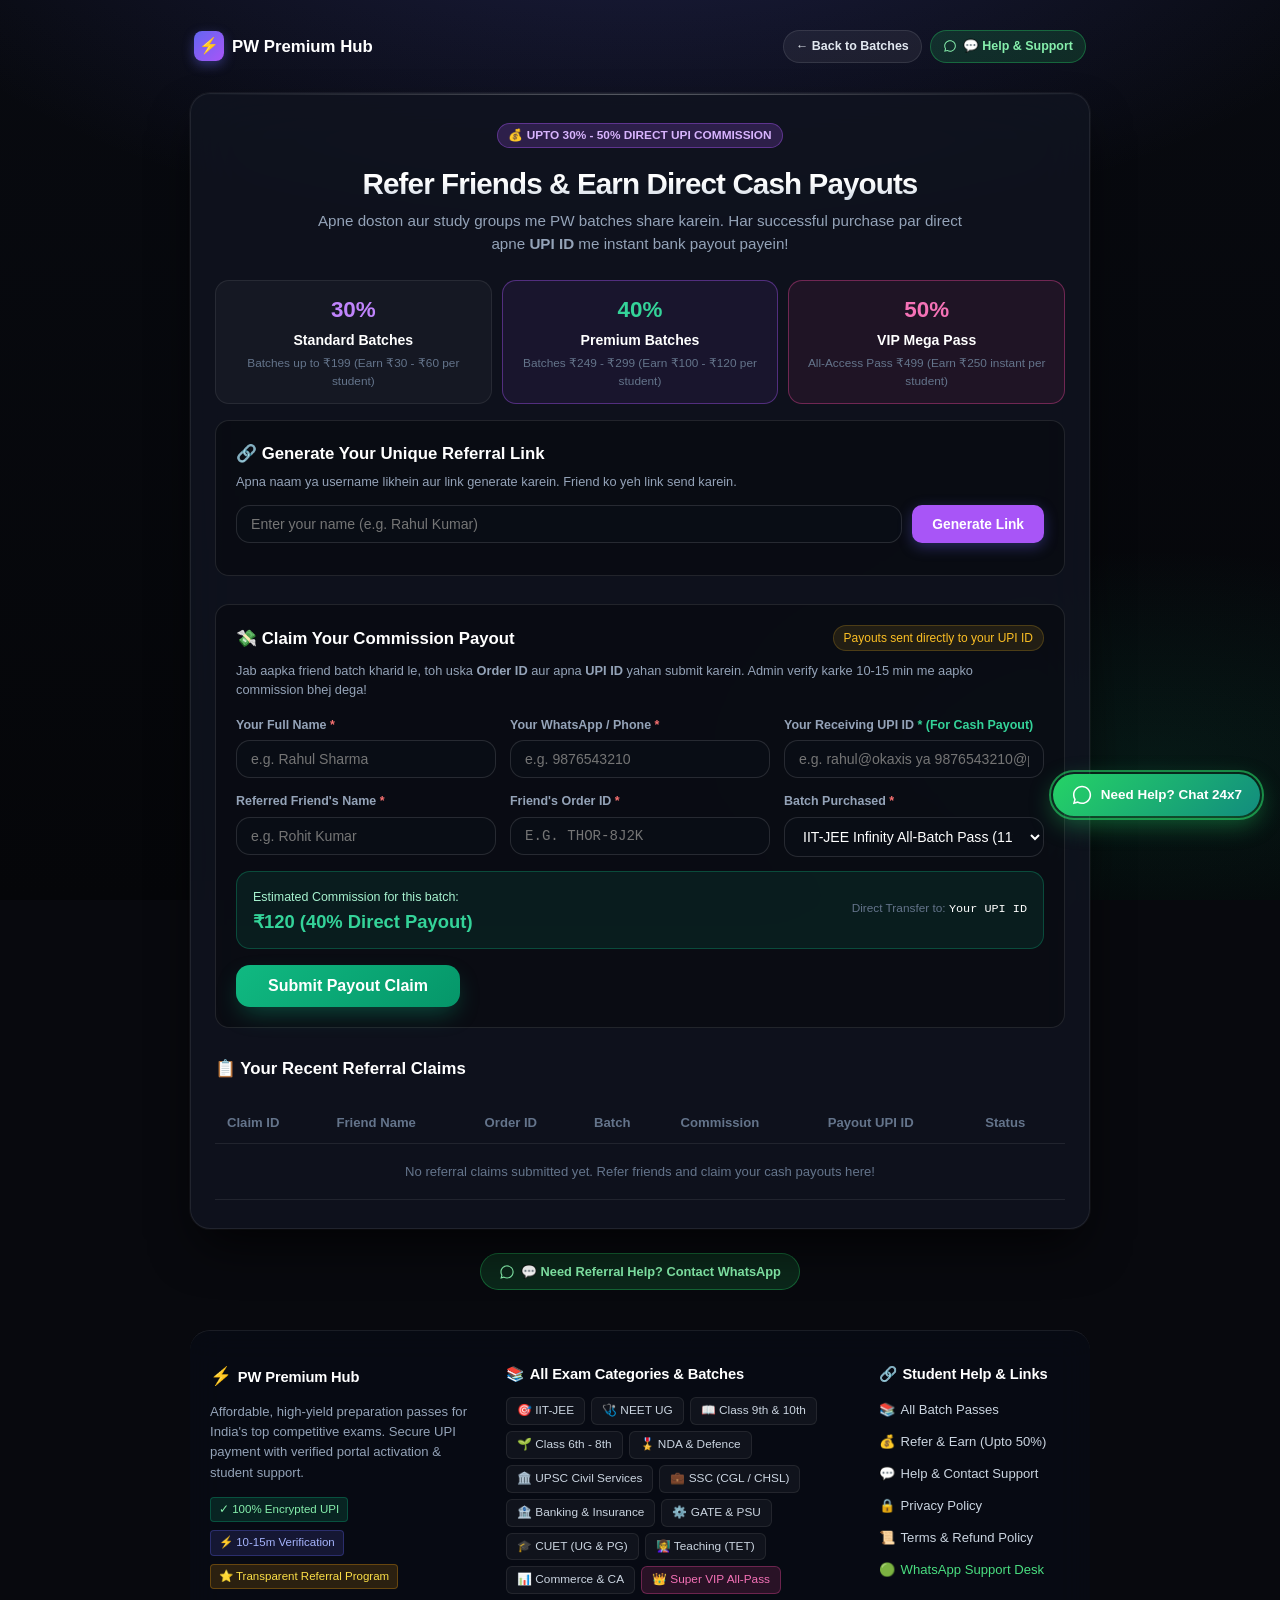
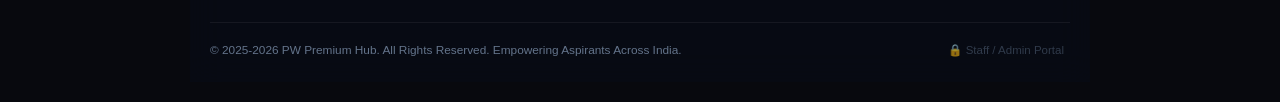
<file: refer.html>
<!DOCTYPE html>
<html lang="en">
<head>
  <meta charset="UTF-8">
  <meta name="viewport" content="width=device-width, initial-scale=1.0">
  <title>Refer & Earn Upto 50% Commission | PW Premium Hub</title>
  <meta name="description" content="Refer friends and classmates to PW Premium Hub batches and earn upto 30% to 50% direct UPI commission payouts.">
  <link rel="stylesheet" href="styles.css">
</head>
<body>

  <main class="app-container wide">
    
    <!-- Top Navigation -->
    <header class="site-nav">
      <a href="index.html" class="brand-badge">
        <span class="brand-icon">⚡</span>
        <span>PW Premium Hub</span>
      </a>

      <div class="nav-actions">
        <a href="index.html" class="nav-link-btn">
          <span>← Back to Batches</span>
        </a>

        <!-- WhatsApp Help Link (Number hidden from text) -->
        <a href="https://wa.me/917631442934?text=Hello%2C%20I%20have%20a%20query%20regarding%20Refer%20and%20Earn%20Payout" target="_blank" rel="noopener noreferrer" class="nav-link-btn" style="background: rgba(37,211,102,0.15); border-color: rgba(37,211,102,0.35); color: #86efac;">
          <svg width="14" height="14" viewBox="0 0 24 24" fill="currentColor">
            <path d="M12.04 2C6.58 2 2.13 6.45 2.13 11.91C2.13 13.66 2.59 15.36 3.45 16.86L2.05 22L7.3 20.62C8.75 21.41 10.38 21.83 12.04 21.83C17.5 21.83 21.95 17.38 21.95 11.92C21.95 9.27 20.92 6.78 19.05 4.91C17.18 3.03 14.69 2 12.04 2M12.05 3.67C14.25 3.67 16.31 4.53 17.87 6.09C19.42 7.65 20.28 9.72 20.28 11.92C20.28 16.46 16.58 20.15 12.04 20.15C10.56 20.15 9.11 19.76 7.85 19.01L7.55 18.83L4.43 19.65L5.26 16.61L5.06 16.29C4.24 14.99 3.81 13.47 3.81 11.91C3.81 7.37 7.5 3.67 12.05 3.67Z"/>
          </svg>
          <span>💬 Help & Support</span>
        </a>
      </div>
    </header>

    <!-- Main Refer Card -->
    <section class="glass-card" style="margin-top: 12px;">
      
      <!-- Hero Headline -->
      <div style="text-align: center; max-width: 680px; margin: 0 auto 24px auto;">
        <span class="spinner-badge" style="background: rgba(168, 85, 247, 0.2); border-color: rgba(168, 85, 247, 0.4); color: #d8b4fe;">
          💰 UPTO 30% - 50% DIRECT UPI COMMISSION
        </span>
        <h1 class="headline" style="font-size: 1.85rem; margin-top: 8px;">
          Refer Friends & Earn Direct Cash Payouts
        </h1>
        <p class="subheadline" style="font-size: 0.95rem; margin-bottom: 0;">
          Apne doston aur study groups me PW batches share karein. Har successful purchase par direct apne <strong>UPI ID</strong> me instant bank payout payein!
        </p>
      </div>

      <!-- Commission Tiers Grid -->
      <div class="commission-tier-grid">
        <div class="commission-tier-card">
          <div class="commission-pct">30%</div>
          <strong style="color: #ffffff; font-size: 0.88rem; display: block; margin: 4px 0;">Standard Batches</strong>
          <p style="font-size: 0.74rem; color: var(--text-muted); margin-bottom: 0;">Batches up to ₹199 (Earn ₹30 - ₹60 per student)</p>
        </div>

        <div class="commission-tier-card" style="border-color: rgba(168, 85, 247, 0.4); background: rgba(168, 85, 247, 0.08);">
          <div class="commission-pct" style="color: #34d399;">40%</div>
          <strong style="color: #ffffff; font-size: 0.88rem; display: block; margin: 4px 0;">Premium Batches</strong>
          <p style="font-size: 0.74rem; color: var(--text-muted); margin-bottom: 0;">Batches ₹249 - ₹299 (Earn ₹100 - ₹120 per student)</p>
        </div>

        <div class="commission-tier-card" style="border-color: rgba(236, 72, 153, 0.4); background: rgba(236, 72, 153, 0.08);">
          <div class="commission-pct" style="color: #f472b6;">50%</div>
          <strong style="color: #ffffff; font-size: 0.88rem; display: block; margin: 4px 0;">VIP Mega Pass</strong>
          <p style="font-size: 0.74rem; color: var(--text-muted); margin-bottom: 0;">All-Access Pass ₹499 (Earn ₹250 instant per student)</p>
        </div>
      </div>

      <!-- Section 1: Referral Link Generator -->
      <div style="background: rgba(0, 0, 0, 0.3); border: 1px solid rgba(255, 255, 255, 0.1); border-radius: var(--radius-md); padding: 20px; margin-bottom: 28px;">
        <h3 style="font-size: 1.05rem; font-weight: 700; color: #ffffff; margin-bottom: 6px;">
          🔗 Generate Your Unique Referral Link
        </h3>
        <p style="font-size: 0.8rem; color: var(--text-secondary); margin-bottom: 14px;">
          Apna naam ya username likhein aur link generate karein. Friend ko yeh link send karein.
        </p>

        <div style="display: flex; gap: 10px; flex-wrap: wrap; margin-bottom: 12px;">
          <input 
            type="text" 
            id="referrerNameInput" 
            class="form-input" 
            placeholder="Enter your name (e.g. Rahul Kumar)" 
            style="flex: 1; min-width: 200px;"
          >
          <button type="button" id="btnGenerateLink" class="btn-enroll" style="background: #a855f7; padding: 10px 20px;">
            <span>Generate Link</span>
          </button>
        </div>

        <div id="generatedLinkWrapper" style="display: none; margin-top: 14px; padding-top: 14px; border-top: 1px dashed rgba(255,255,255,0.15);">
          <label class="form-label" style="margin-bottom: 6px;">Your Shareable Link:</label>
          <div style="display: flex; gap: 8px; flex-wrap: wrap; margin-bottom: 10px;">
            <input 
              type="text" 
              id="myRefLinkOutput" 
              readonly 
              class="form-input" 
              style="flex: 1; min-width: 240px; font-family: monospace; font-size: 0.82rem; background: rgba(0,0,0,0.5); color: #a5b4fc;"
            >
            <button type="button" id="btnCopyGeneratedLink" class="nav-link-btn" style="background: rgba(99,102,241,0.3); border-color: rgba(99,102,241,0.5);">
              <span>📋 Copy</span>
            </button>
            <a href="#" id="btnShareWhatsApp" target="_blank" rel="noopener noreferrer" class="nav-link-btn" style="background: rgba(37,211,102,0.25); border-color: rgba(37,211,102,0.5); color: #86efac;">
              <span>💬 WhatsApp</span>
            </a>
          </div>
          <span style="font-size: 0.74rem; color: #34d399;">✓ Share this link with your friends on WhatsApp, Telegram & YouTube!</span>
        </div>
      </div>

      <!-- Section 2: Claim Referral Payout Form -->
      <div style="background: rgba(0, 0, 0, 0.3); border: 1px solid rgba(255, 255, 255, 0.1); border-radius: var(--radius-md); padding: 20px; margin-bottom: 28px;">
        <div style="display: flex; justify-content: space-between; align-items: center; flex-wrap: wrap; gap: 8px; margin-bottom: 10px;">
          <h3 style="font-size: 1.05rem; font-weight: 700; color: #ffffff;">
            💸 Claim Your Commission Payout
          </h3>
          <span style="font-size: 0.75rem; color: #fbbf24; background: rgba(251,191,36,0.1); padding: 3px 10px; border-radius: 9999px; border: 1px solid rgba(251,191,36,0.2);">
            Payouts sent directly to your UPI ID
          </span>
        </div>
        <p style="font-size: 0.8rem; color: var(--text-secondary); margin-bottom: 16px;">
          Jab aapka friend batch kharid le, toh uska <strong>Order ID</strong> aur apna <strong>UPI ID</strong> yahan submit karein. Admin verify karke 10-15 min me aapko commission bhej dega!
        </p>

        <form id="referralClaimForm">
          <div style="display: grid; grid-template-columns: repeat(auto-fit, minmax(220px, 1fr)); gap: 14px; margin-bottom: 14px;">
            
            <div class="form-group" style="margin-bottom: 0;">
              <label class="form-label" for="claimReferrerName">Your Full Name <span style="color: #f87171;">*</span></label>
              <input type="text" id="claimReferrerName" class="form-input" placeholder="e.g. Rahul Sharma" required>
            </div>

            <div class="form-group" style="margin-bottom: 0;">
              <label class="form-label" for="claimReferrerPhone">Your WhatsApp / Phone <span style="color: #f87171;">*</span></label>
              <input type="tel" id="claimReferrerPhone" class="form-input" placeholder="e.g. 9876543210" required>
            </div>

            <div class="form-group" style="margin-bottom: 0;">
              <label class="form-label" for="claimReferrerUpi">Your Receiving UPI ID <span style="color: #34d399;">* (For Cash Payout)</span></label>
              <input type="text" id="claimReferrerUpi" class="form-input" placeholder="e.g. rahul@okaxis ya 9876543210@paytm" required>
            </div>

            <div class="form-group" style="margin-bottom: 0;">
              <label class="form-label" for="claimFriendName">Referred Friend's Name <span style="color: #f87171;">*</span></label>
              <input type="text" id="claimFriendName" class="form-input" placeholder="e.g. Rohit Kumar" required>
            </div>

            <div class="form-group" style="margin-bottom: 0;">
              <label class="form-label" for="claimFriendOrderId">Friend's Order ID <span style="color: #f87171;">*</span></label>
              <input type="text" id="claimFriendOrderId" class="form-input" placeholder="e.g. THOR-8J2K" required style="font-family: monospace; text-transform: uppercase;">
            </div>

            <div class="form-group" style="margin-bottom: 0;">
              <label class="form-label" for="claimBatchSelect">Batch Purchased <span style="color: #f87171;">*</span></label>
              <select id="claimBatchSelect" class="form-input" required>
                <!-- Injected via JS -->
              </select>
            </div>

          </div>

          <!-- Estimated Commission Display Box -->
          <div style="background: rgba(16, 185, 129, 0.1); border: 1px solid rgba(16, 185, 129, 0.3); border-radius: var(--radius-md); padding: 12px 16px; margin-bottom: 16px; display: flex; justify-content: space-between; align-items: center; flex-wrap: wrap; gap: 8px;">
            <div>
              <span style="font-size: 0.78rem; color: #a7f3d0;">Estimated Commission for this batch:</span>
              <div style="font-size: 1.15rem; font-weight: 800; color: #34d399;" id="estimatedCommissionDisplay">₹120 (40% Payout)</div>
            </div>
            <div style="font-size: 0.74rem; color: var(--text-muted); text-align: right;">
              Direct Transfer to: <span id="targetUpiPreview" style="color: #ffffff; font-family: monospace;">Your UPI</span>
            </div>
          </div>

          <button type="submit" class="btn-primary btn-success" style="width: auto; padding: 12px 32px;">
            <span>Submit Payout Claim</span>
          </button>
        </form>

        <div id="claimSuccessBox" style="display: none; margin-top: 16px; background: rgba(16,185,129,0.15); border: 1px solid rgba(16,185,129,0.4); border-radius: 8px; padding: 14px; text-align: center;">
          <div style="font-size: 1.5rem; margin-bottom: 4px;">🎉</div>
          <strong style="color: #34d399; font-size: 1rem; display: block;">Claim Submitted Successfully!</strong>
          <p style="font-size: 0.8rem; color: #cbd5e1; margin-top: 4px; margin-bottom: 0;" id="claimSuccessMsgText">
            Your claim has been recorded. Admin will verify and transfer payout to your UPI ID shortly.
          </p>
        </div>
      </div>

      <!-- Section 3: My Submitted Referral Claims List -->
      <div>
        <h3 style="font-size: 1.05rem; font-weight: 700; color: #ffffff; margin-bottom: 12px;">
          📋 Your Recent Referral Claims
        </h3>
        
        <div style="overflow-x: auto;">
          <table class="admin-table">
            <thead>
              <tr>
                <th>Claim ID</th>
                <th>Friend Name</th>
                <th>Order ID</th>
                <th>Batch</th>
                <th>Commission</th>
                <th>Payout UPI ID</th>
                <th>Status</th>
              </tr>
            </thead>
            <tbody id="myClaimsTableBody">
              <!-- Rendered via JS -->
            </tbody>
          </table>
        </div>
      </div>

    </section>

    <!-- Support Help Footer -->
    <div style="text-align: center; margin-top: 16px; margin-bottom: 16px;">
      <a href="https://wa.me/917631442934?text=Hello%2C%20I%20have%20a%20query%20about%20Referral%20Commission" target="_blank" rel="noopener noreferrer" class="nav-link-btn" style="background: rgba(37,211,102,0.15); border-color: rgba(37,211,102,0.35); color: #86efac; font-size: 0.8rem; display: inline-flex; gap: 6px; padding: 8px 18px;">
        <svg width="16" height="16" viewBox="0 0 24 24" fill="currentColor">
          <path d="M12.04 2C6.58 2 2.13 6.45 2.13 11.91C2.13 13.66 2.59 15.36 3.45 16.86L2.05 22L7.3 20.62C8.75 21.41 10.38 21.83 12.04 21.83C17.5 21.83 21.95 17.38 21.95 11.92C21.95 9.27 20.92 6.78 19.05 4.91C17.18 3.03 14.69 2 12.04 2M12.05 3.67C14.25 3.67 16.31 4.53 17.87 6.09C19.42 7.65 20.28 9.72 20.28 11.92C20.28 16.46 16.58 20.15 12.04 20.15C10.56 20.15 9.11 19.76 7.85 19.01L7.55 18.83L4.43 19.65L5.26 16.61L5.06 16.29C4.24 14.99 3.81 13.47 3.81 11.91C3.81 7.37 7.5 3.67 12.05 3.67Z"/>
        </svg>
        <span>💬 Need Referral Help? Contact WhatsApp</span>
      </a>
    </div>

    <!-- Rich Categorized Footer with Discreet Staff Portal Link -->
    <footer class="site-footer-rich">
      <div class="footer-main-grid">
        
        <!-- Col 1: About & Trust -->
        <div>
          <div class="footer-col-title">
            <span style="font-size: 1.1rem;">⚡</span>
            <span>PW Premium Hub</span>
          </div>
          <p class="footer-desc-text">
            Affordable, high-yield preparation passes for India's top competitive exams. Secure UPI payment with verified portal activation & student support.
          </p>
          <div style="display: flex; gap: 8px; flex-wrap: wrap; margin-top: 10px;">
            <span style="font-size: 0.72rem; background: rgba(16, 185, 129, 0.15); color: #86efac; border: 1px solid rgba(16, 185, 129, 0.3); padding: 3px 8px; border-radius: 4px;">✓ 100% Encrypted UPI</span>
            <span style="font-size: 0.72rem; background: rgba(99, 102, 241, 0.15); color: #a5b4fc; border: 1px solid rgba(99, 102, 241, 0.3); padding: 3px 8px; border-radius: 4px;">⚡ 10-15m Verification</span>
            <span style="font-size: 0.72rem; background: rgba(245, 158, 11, 0.15); color: #fde047; border: 1px solid rgba(245, 158, 11, 0.3); padding: 3px 8px; border-radius: 4px;">⭐ Transparent Referral Program</span>
          </div>
        </div>

        <!-- Col 2: All 12 Exam Categories Directory -->
        <div>
          <div class="footer-col-title">
            <span>📚</span>
            <span>All Exam Categories & Batches</span>
          </div>
          <div class="footer-exam-pills-wrap">
            <a href="index.html?cat=jee" class="footer-exam-pill">🎯 IIT-JEE</a>
            <a href="index.html?cat=neet" class="footer-exam-pill">🩺 NEET UG</a>
            <a href="index.html?cat=class9_10" class="footer-exam-pill">📖 Class 9th & 10th</a>
            <a href="index.html?cat=class6_8" class="footer-exam-pill">🌱 Class 6th - 8th</a>
            <a href="index.html?cat=nda" class="footer-exam-pill">🎖️ NDA & Defence</a>
            <a href="index.html?cat=upsc" class="footer-exam-pill">🏛️ UPSC Civil Services</a>
            <a href="index.html?cat=ssc" class="footer-exam-pill">💼 SSC (CGL / CHSL)</a>
            <a href="index.html?cat=banking" class="footer-exam-pill">🏦 Banking & Insurance</a>
            <a href="index.html?cat=gate" class="footer-exam-pill">⚙️ GATE & PSU</a>
            <a href="index.html?cat=cuet" class="footer-exam-pill">🎓 CUET (UG & PG)</a>
            <a href="index.html?cat=teaching" class="footer-exam-pill">👩‍🏫 Teaching (TET)</a>
            <a href="index.html?cat=commerce" class="footer-exam-pill">📊 Commerce & CA</a>
            <a href="index.html" class="footer-exam-pill" style="background: rgba(236, 72, 153, 0.15); border-color: rgba(236, 72, 153, 0.35); color: #f472b6;">👑 Super VIP All-Pass</a>
          </div>
        </div>

        <!-- Col 3: Quick Links & Support -->
        <div>
          <div class="footer-col-title">
            <span>🔗</span>
            <span>Student Help & Links</span>
          </div>
          <ul class="footer-quick-links-list">
            <li class="footer-quick-link-item"><a href="index.html"><span>📚</span> All Batch Passes</a></li>
            <li class="footer-quick-link-item"><a href="refer.html"><span>💰</span> Refer & Earn (Upto 50%)</a></li>
            <li class="footer-quick-link-item"><a href="contact.html"><span>💬</span> Help & Contact Support</a></li>
            <li class="footer-quick-link-item"><a href="privacy.html"><span>🔒</span> Privacy Policy</a></li>
            <li class="footer-quick-link-item"><a href="terms.html"><span>📜</span> Terms & Refund Policy</a></li>
            <li class="footer-quick-link-item"><a href="https://wa.me/917631442934?text=Hello%20Support" target="_blank" rel="noopener noreferrer" style="color: #4ade80;"><span>🟢</span> WhatsApp Support Desk</a></li>
          </ul>
        </div>

      </div>

      <!-- Footer Bottom Bar with Discreet Admin Access -->
      <div class="footer-bottom-bar">
        <div>
          © 2025-2026 PW Premium Hub. All Rights Reserved. Empowering Aspirants Across India.
        </div>
        <div>
          <!-- Discreet Admin Portal Link at bottom -->
          <a href="admin-login.html" class="discreet-admin-link" title="Authorized Staff Access">
            <span>🔒 Staff / Admin Portal</span>
          </a>
        </div>
      </div>
    </footer>

  </main>

  <!-- Toast Element -->
  <div id="toast" class="toast">
    <span id="toastMsg">Action completed!</span>
  </div>

  <!-- Scripts -->
  <script src="config.js"></script>
  <script>
    document.addEventListener("DOMContentLoaded", () => {

      const referrerNameInput = document.getElementById("referrerNameInput");
      const btnGenerateLink = document.getElementById("btnGenerateLink");
      const generatedLinkWrapper = document.getElementById("generatedLinkWrapper");
      const myRefLinkOutput = document.getElementById("myRefLinkOutput");
      const btnCopyGeneratedLink = document.getElementById("btnCopyGeneratedLink");
      const btnShareWhatsApp = document.getElementById("btnShareWhatsApp");

      const claimReferrerName = document.getElementById("claimReferrerName");
      const claimReferrerPhone = document.getElementById("claimReferrerPhone");
      const claimReferrerUpi = document.getElementById("claimReferrerUpi");
      const claimFriendName = document.getElementById("claimFriendName");
      const claimFriendOrderId = document.getElementById("claimFriendOrderId");
      const claimBatchSelect = document.getElementById("claimBatchSelect");
      const estimatedCommissionDisplay = document.getElementById("estimatedCommissionDisplay");
      const targetUpiPreview = document.getElementById("targetUpiPreview");
      const referralClaimForm = document.getElementById("referralClaimForm");
      const claimSuccessBox = document.getElementById("claimSuccessBox");
      const claimSuccessMsgText = document.getElementById("claimSuccessMsgText");
      const myClaimsTableBody = document.getElementById("myClaimsTableBody");

      const toast = document.getElementById("toast");
      const toastMsg = document.getElementById("toastMsg");

      // Auto pre-fill if user logged in
      if (APP_STATE.currentUser) {
        if (APP_STATE.currentUser.name) {
          referrerNameInput.value = APP_STATE.currentUser.name;
          claimReferrerName.value = APP_STATE.currentUser.name;
        }
        if (APP_STATE.currentUser.phone) {
          claimReferrerPhone.value = APP_STATE.currentUser.phone;
        }
      }

      // Populate Batches Select
      const batches = APP_STATE.batches || [];
      claimBatchSelect.innerHTML = batches.map(b => `
        <option value="${b.id}" data-price="${b.offerPrice}">
          ${b.name} (${formatINR(b.offerPrice)})
        </option>
      `).join("");

      // Commission calculation helper:
      // Price < 200: 30%
      // Price 200 - 350: 40%
      // Price > 350: 50%
      function getTierCommission(price) {
        let pct = 30;
        if (price >= 350) pct = 50;
        else if (price >= 200) pct = 40;
        const amount = Math.round((price * pct) / 100);
        return { pct, amount };
      }

      function updateCommissionPreview() {
        const selectedOpt = claimBatchSelect.selectedOptions[0];
        if (!selectedOpt) return;
        const price = parseInt(selectedOpt.dataset.price, 10) || 299;
        const tier = getTierCommission(price);
        estimatedCommissionDisplay.textContent = `${formatINR(tier.amount)} (${tier.pct}% Direct Payout)`;
        
        const upi = claimReferrerUpi.value.trim();
        targetUpiPreview.textContent = upi || "Your UPI ID";
      }

      claimBatchSelect.addEventListener("change", updateCommissionPreview);
      claimReferrerUpi.addEventListener("input", updateCommissionPreview);
      updateCommissionPreview();

      // Generate Link
      btnGenerateLink.addEventListener("click", () => {
        const name = referrerNameInput.value.trim() || "PWPartner";
        const cleanCode = encodeURIComponent(name.replace(/\s+/g, "_"));
        const baseUrl = window.location.origin + window.location.pathname.replace("refer.html", "index.html");
        const fullLink = `${baseUrl}?ref=${cleanCode}`;

        myRefLinkOutput.value = fullLink;
        generatedLinkWrapper.style.display = "block";

        const shareMsg = encodeURIComponent(
          `Hey! Check out all PW competition exam batches (JEE, NEET, NDA, Foundation) on PW Premium Hub with huge discounts! Use my link: ${fullLink}`
        );
        btnShareWhatsApp.href = `https://api.whatsapp.com/send?text=${shareMsg}`;
        showToast("Referral link generated! Copy and share.");
      });

      // Copy Link
      btnCopyGeneratedLink.addEventListener("click", async () => {
        try {
          await navigator.clipboard.writeText(myRefLinkOutput.value);
          showToast("✓ Referral link copied to clipboard!");
        } catch (e) {
          myRefLinkOutput.select();
          document.execCommand("copy");
          showToast("✓ Referral link copied!");
        }
      });

      // Submit Claim
      referralClaimForm.addEventListener("submit", (e) => {
        e.preventDefault();
        const rName = claimReferrerName.value.trim();
        const rPhone = claimReferrerPhone.value.trim();
        const rUpi = claimReferrerUpi.value.trim();
        const fName = claimFriendName.value.trim();
        const fOrder = claimFriendOrderId.value.trim().toUpperCase();
        const batchId = claimBatchSelect.value;
        const targetBatch = getBatchById(batchId);

        const tier = getTierCommission(targetBatch.offerPrice);
        const claimId = `REF-${Math.floor(1000 + Math.random() * 9000)}`;

        const newClaim = {
          claimId: claimId,
          referrerName: rName,
          referrerPhone: rPhone,
          referrerUpi: rUpi,
          friendName: fName,
          friendOrderId: fOrder,
          batchId: targetBatch.id,
          batchName: targetBatch.name,
          batchPrice: targetBatch.offerPrice,
          commissionPercent: tier.pct,
          commissionAmount: tier.amount,
          status: "under_review",
          createdAt: new Date().toISOString()
        };

        const claims = APP_STATE.referralClaims || [];
        claims.unshift(newClaim);
        saveReferralClaims(claims);

        claimSuccessBox.style.display = "block";
        claimSuccessMsgText.innerHTML = `
          Claim ID: <strong>${claimId}</strong> | Amount: <strong>${formatINR(tier.amount)}</strong><br>
          Verification under review. Payout will be credited to <strong>${rUpi}</strong> within 10-15 minutes!
        `;

        renderMyClaims();
        referralClaimForm.reset();
        updateCommissionPreview();
        showToast(`✓ Payout Claim ${claimId} submitted successfully!`);
      });

      // Render My Claims
      function renderMyClaims() {
        const claims = APP_STATE.referralClaims || [];
        if (claims.length === 0) {
          myClaimsTableBody.innerHTML = `
            <tr>
              <td colspan="7" style="text-align: center; color: var(--text-muted); padding: 18px;">
                No referral claims submitted yet. Refer friends and claim your cash payouts here!
              </td>
            </tr>
          `;
          return;
        }

        myClaimsTableBody.innerHTML = claims.map(c => `
          <tr>
            <td><strong style="font-family: monospace; color: #a5b4fc;">${c.claimId}</strong></td>
            <td style="color: #ffffff; font-weight: 600;">${c.friendName}</td>
            <td><span style="font-family: monospace; background: rgba(0,0,0,0.3); padding: 2px 6px; border-radius: 4px;">${c.friendOrderId}</span></td>
            <td>${c.batchName}</td>
            <td style="font-weight: 700; color: #34d399;">${formatINR(c.commissionAmount)} (${c.commissionPercent}%)</td>
            <td><span style="font-family: monospace; color: #cbd5e1;">${c.referrerUpi}</span></td>
            <td>
              ${c.status === 'paid' 
                ? '<span style="color: #34d399; font-weight: 700;">✓ Paid / Transferred</span>' 
                : '<span style="color: #fbbf24; font-weight: 700;">⏳ Under Review</span>'}
            </td>
          </tr>
        `).join("");
      }

      renderMyClaims();

      function showToast(msg) {
        toastMsg.textContent = msg;
        toast.classList.add("show");
        clearTimeout(window.toastT);
        window.toastT = setTimeout(() => {
          toast.classList.remove("show");
        }, 3000);
      }
    });
  </script>

  <!-- Floating WhatsApp Concierge Widget -->
  <aside class="floating-whatsapp-widget" aria-label="WhatsApp Support">
    <a href="https://wa.me/917631442934?text=Hello%2C%20I%20have%20a%20query%20regarding%20Refer%20and%20Earn%20Payout" target="_blank" rel="noopener noreferrer" class="floating-whatsapp-btn" title="Chat on WhatsApp">
      <span class="floating-pulse-ring"></span>
      <svg width="22" height="22" viewBox="0 0 24 24" fill="currentColor">
        <path d="M12.04 2C6.58 2 2.13 6.45 2.13 11.91C2.13 13.66 2.59 15.36 3.45 16.86L2.05 22L7.3 20.62C8.75 21.41 10.38 21.83 12.04 21.83C17.5 21.83 21.95 17.38 21.95 11.92C21.95 9.27 20.92 6.78 19.05 4.91C17.18 3.03 14.69 2 12.04 2M12.05 3.67C14.25 3.67 16.31 4.53 17.87 6.09C19.42 7.65 20.28 9.72 20.28 11.92C20.28 16.46 16.58 20.15 12.04 20.15C10.56 20.15 9.11 19.76 7.85 19.01L7.55 18.83L4.43 19.65L5.26 16.61L5.06 16.29C4.24 14.99 3.81 13.47 3.81 11.91C3.81 7.37 7.5 3.67 12.05 3.67Z"/>
      </svg>
      <span class="floating-label">Need Help? <strong>Chat 24x7</strong></span>
    </a>
  </aside>

</body>
</html>
</file>
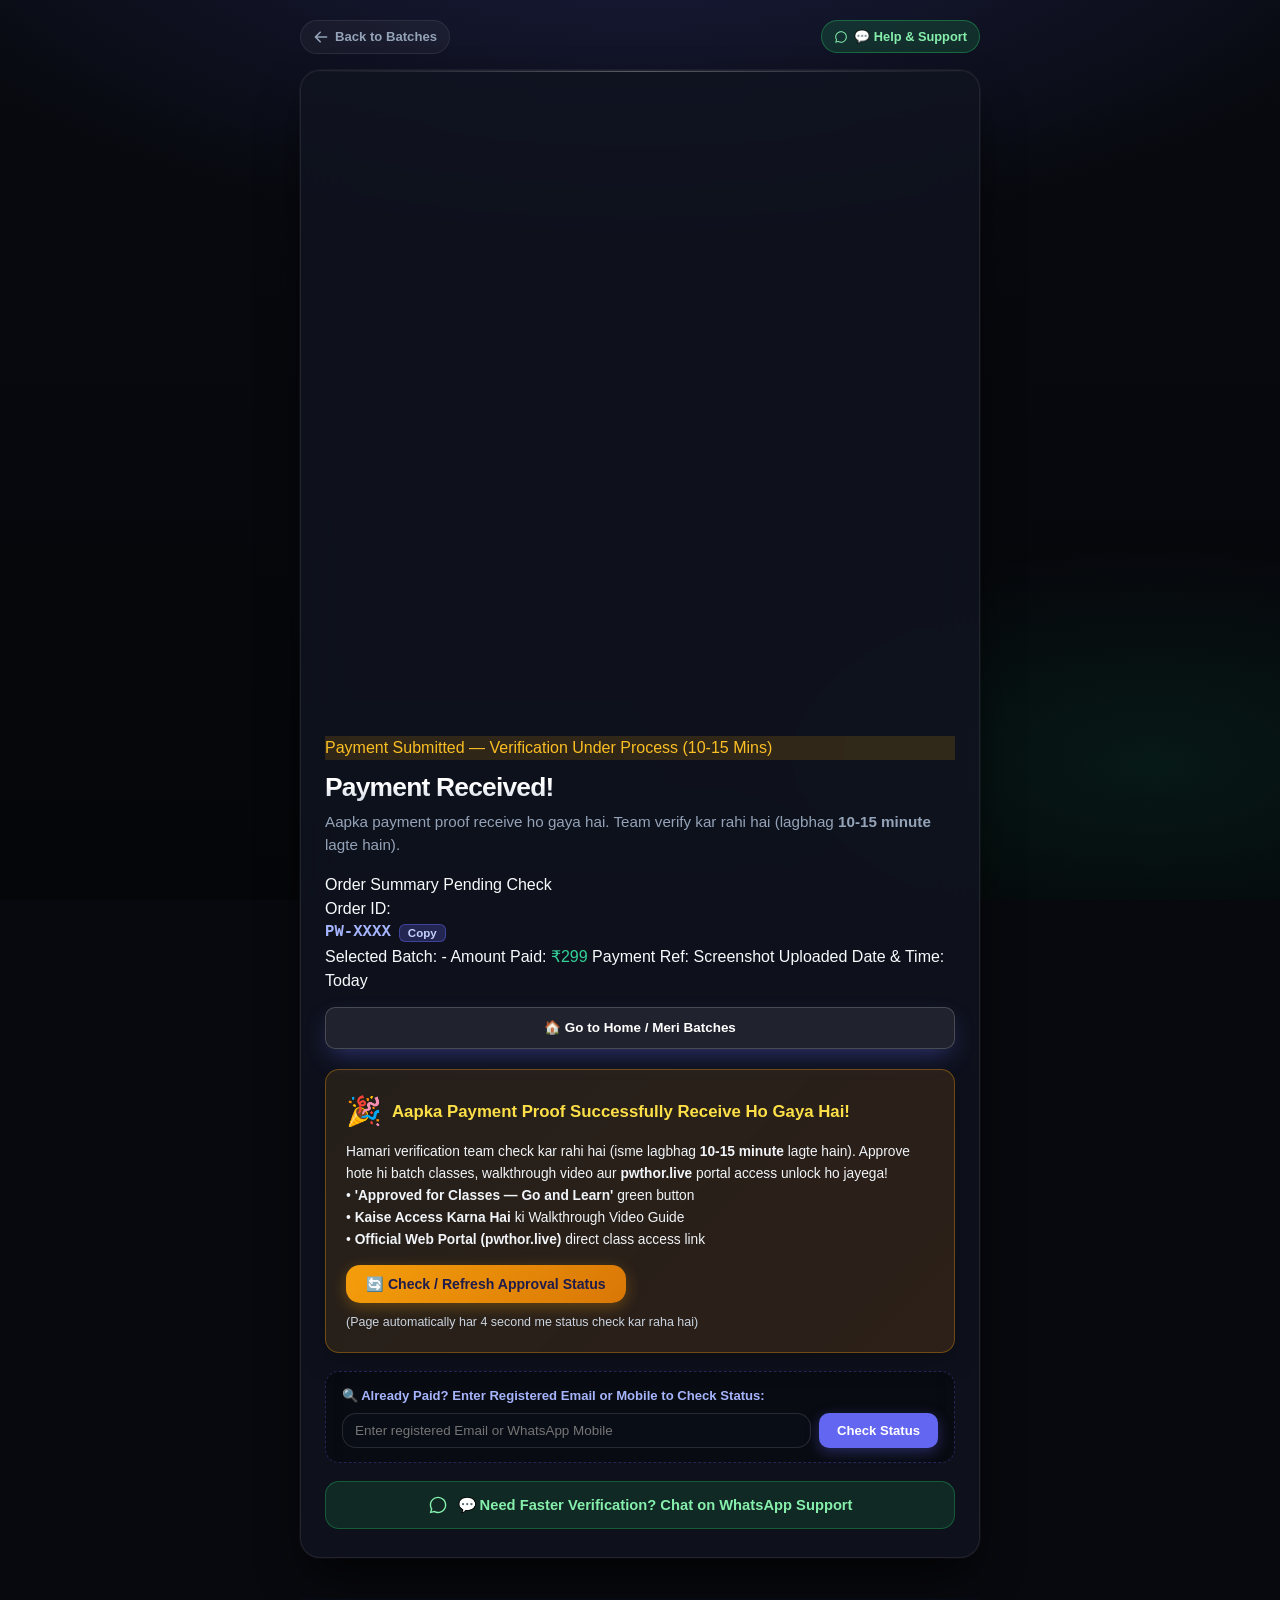
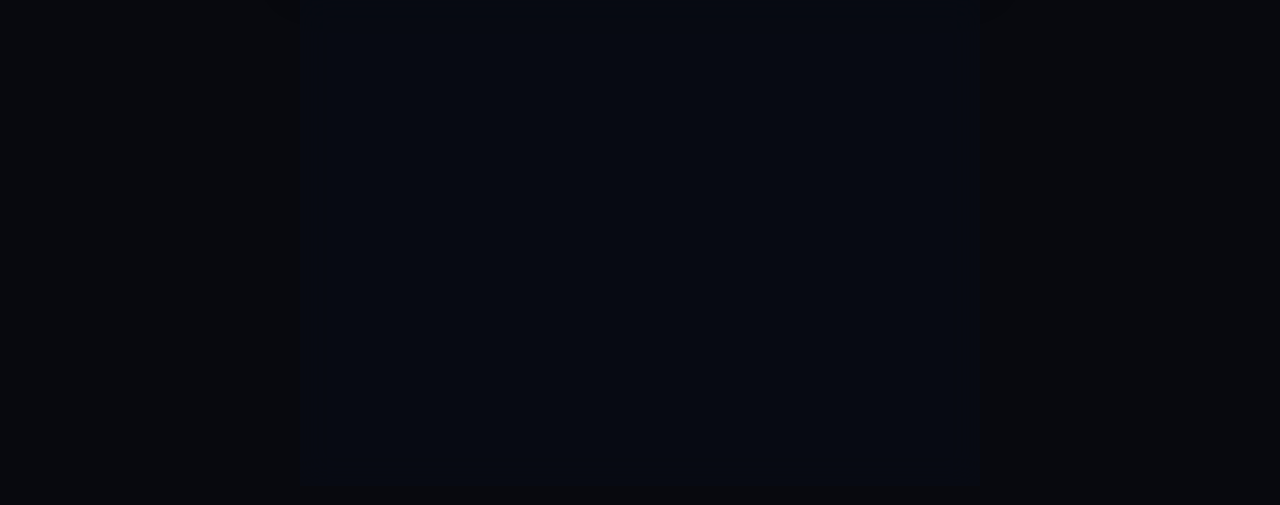
<file: success.html>
<!DOCTYPE html>
<html lang="en">
<head>
  <meta charset="UTF-8">
  <meta name="viewport" content="width=device-width, initial-scale=1.0">
  <title>Payment Received | Batch Activation Guide - PW Premium Hub</title>
  <meta name="description" content="Your payment has been received. Watch the walkthrough video guide and access your batch on pwthor.live.">
  <link rel="stylesheet" href="styles.css">
</head>
<body>

  <!-- Confetti Canvas -->
  <canvas id="confettiCanvas"></canvas>

  <main class="app-container">
    
    <!-- Top Nav Actions -->
    <div style="display: flex; justify-content: space-between; align-items: center; margin-bottom: 16px;">
      <a href="index.html" class="back-link" style="margin-bottom: 0;">
        <svg width="16" height="16" viewBox="0 0 20 20" fill="currentColor">
          <path fill-rule="evenodd" d="M9.707 16.707a1 1 0 01-1.414 0l-6-6a1 1 0 010-1.414l6-6a1 1 0 011.414 1.414L5.414 9H17a1 1 0 110 2H5.414l4.293 4.293a1 1 0 010 1.414z" clip-rule="evenodd" />
        </svg>
        <span>Back to Batches</span>
      </a>

      <a href="https://wa.me/917631442934?text=Hello%2C%20I%20have%20completed%20payment%20for%20my%20Batch" target="_blank" rel="noopener noreferrer" class="nav-link-btn" style="background: rgba(37,211,102,0.15); border-color: rgba(37,211,102,0.35); color: #86efac; font-size: 0.8rem;">
        <svg width="14" height="14" viewBox="0 0 24 24" fill="currentColor">
          <path d="M12.04 2C6.58 2 2.13 6.45 2.13 11.91C2.13 13.66 2.59 15.36 3.45 16.86L2.05 22L7.3 20.62C8.75 21.41 10.38 21.83 12.04 21.83C17.5 21.83 21.95 17.38 21.95 11.92C21.95 9.27 20.92 6.78 19.05 4.91C17.18 3.03 14.69 2 12.04 2M12.05 3.67C14.25 3.67 16.31 4.53 17.87 6.09C19.42 7.65 20.28 9.72 20.28 11.92C20.28 16.46 16.58 20.15 12.04 20.15C10.56 20.15 9.11 19.76 7.85 19.01L7.55 18.83L4.43 19.65L5.26 16.61L5.06 16.29C4.24 14.99 3.81 13.47 3.81 11.91C3.81 7.37 7.5 3.67 12.05 3.67Z"/>
        </svg>
        <span>💬 Help & Support</span>
      </a>
    </div>

    <!-- Top Celebration Banner (Shows when approved) -->
    <div id="congratsBanner" class="congrats-hero-banner" style="display: none;">
      <div class="congrats-badge-text">✨ ALL-BATCH ACCESS UNLOCKED ✨</div>
      <div class="congrats-title">🎉 Congratulations! You are now eligible to study all batches of PW!</div>
    </div>

    <section class="glass-card success-container" aria-label="Order Status">
      
      <!-- Status Checkmark -->
      <div class="checkmark-circle-wrapper" id="statusIconWrap">
        <svg class="checkmark-svg" viewBox="0 0 80 80">
          <circle class="checkmark-circle" cx="40" cy="40" r="36" fill="none" />
          <polyline class="checkmark-check" points="24,41 35,52 56,29" fill="none" />
        </svg>
      </div>

      <!-- Badge Status -->
      <div class="badge-pill" id="orderStatusBadge" style="margin-bottom: 12px; background: rgba(245, 158, 11, 0.15); color: #fbbf24; border-color: rgba(245, 158, 11, 0.3);">
        <span class="dot" id="orderStatusDot" style="background-color: #f59e0b; box-shadow: 0 0 8px #f59e0b;"></span>
        <span id="orderStatusText">Payment Submitted — Verification Under Process (10-15 Mins)</span>
      </div>

      <!-- Main Headline -->
      <h1 class="headline" id="successHeading" style="font-size: 1.65rem;">Payment Received!</h1>
      
      <p class="subheadline" id="successSubheading" style="margin-bottom: 16px;">
        Aapka payment proof receive ho gaya hai. Team verify kar rahi hai (lagbhag <strong>10-15 minute</strong> lagte hain).
      </p>

      <!-- Order Receipt Card -->
      <div class="receipt-card">
        <div class="receipt-header">
          <span class="receipt-title">Order Summary</span>
          <span class="receipt-badge" id="receiptStatusBadge">Pending Check</span>
        </div>
        <div class="receipt-grid">
          <span class="receipt-label">Order ID:</span>
          <div style="display: flex; align-items: center; gap: 8px;">
            <span class="receipt-value" id="receiptOrderId" style="font-family: monospace; font-size: 0.98rem; font-weight: 800; color: #a5b4fc;">PW-XXXX</span>
            <button type="button" id="btnCopyOrderId" class="btn-copy" style="padding: 2px 8px; font-size: 0.72rem; background: rgba(99, 102, 241, 0.25); border: 1px solid rgba(99, 102, 241, 0.45); color: #c7d2fe; border-radius: 6px; cursor: pointer;">Copy</button>
          </div>

          <span class="receipt-label">Selected Batch:</span>
          <span class="receipt-value" id="receiptBatchName" style="color: #ffffff; white-space: normal;">-</span>

          <span class="receipt-label">Amount Paid:</span>
          <span class="receipt-value" id="receiptAmount" style="color: #34d399;">₹299</span>

          <span class="receipt-label">Payment Ref:</span>
          <span class="receipt-value" id="receiptUtr">Screenshot Uploaded</span>

          <span class="receipt-label">Date & Time:</span>
          <span class="receipt-value" id="receiptDate">Today</span>
        </div>
      </div>

      <!-- Quick Navigation Button -->
      <div style="margin-top: 14px; text-align: center;">
        <a href="index.html#myPurchasesSection" class="btn-primary" style="background: rgba(255, 255, 255, 0.08); border: 1px solid rgba(255, 255, 255, 0.18); color: #ffffff; padding: 10px 18px; font-size: 0.84rem; text-decoration: none; border-radius: 10px; display: inline-flex; align-items: center; gap: 8px; font-weight: 700;">
          <span>🏠 Go to Home / Meri Batches</span>
        </a>
      </div>

      <!-- STATE A: PENDING VERIFICATION CONTAINER (Shown when under review) -->
      <div id="pendingVerificationContainer" style="display: block; margin-top: 20px;">
        <div style="background: linear-gradient(135deg, rgba(245, 158, 11, 0.1) 0%, rgba(217, 119, 6, 0.15) 100%); border: 1.5px solid rgba(245, 158, 11, 0.35); border-radius: var(--radius-md); padding: 20px; text-align: left; box-shadow: 0 8px 24px rgba(0,0,0,0.25);">
          <div style="display: flex; align-items: center; gap: 10px; margin-bottom: 8px;">
            <span style="font-size: 1.8rem;">🎉</span>
            <strong style="font-size: 1.05rem; color: #fde047;">Aapka Payment Proof Successfully Receive Ho Gaya Hai!</strong>
          </div>
          <p style="font-size: 0.86rem; color: #f1f5f9; line-height: 1.6; margin-bottom: 14px;">
            Hamari verification team check kar rahi hai (isme lagbhag <strong>10-15 minute</strong> lagte hain).
            Approve hote hi batch classes, walkthrough video aur <strong>pwthor.live</strong> portal access unlock ho jayega!
            <br>• <strong>'Approved for Classes — Go and Learn'</strong> green button
            <br>• <strong>Kaise Access Karna Hai</strong> ki Walkthrough Video Guide
            <br>• <strong>Official Web Portal (pwthor.live)</strong> direct class access link
          </p>
          <div style="display: flex; gap: 10px; flex-wrap: wrap; align-items: center;">
            <button type="button" id="btnRefreshStatus" class="btn-primary" style="background: linear-gradient(135deg, #f59e0b 0%, #d97706 100%); color: #1e1b4b; font-weight: 800; font-size: 0.88rem; padding: 11px 20px; width: auto; box-shadow: 0 4px 15px rgba(245, 158, 11, 0.3);">
              <span>🔄 Check / Refresh Approval Status</span>
            </button>
            <span style="font-size: 0.78rem; color: #cbd5e1;">(Page automatically har 4 second me status check kar raha hai)</span>
          </div>
        </div>

        <!-- Student Login & Access Lookup Box (Zero Password demanded for Google users!) -->
        <div style="background: rgba(0,0,0,0.35); border: 1px dashed rgba(99,102,241,0.3); border-radius: var(--radius-md); padding: 14px 16px; margin-top: 18px; text-align: left;">
          <div style="font-size: 0.82rem; font-weight: 700; color: #a5b4fc; margin-bottom: 8px;">
            <span>🔍 Already Paid? Enter Registered Email or Mobile to Check Status:</span>
          </div>
          
          <div style="display: flex; gap: 8px;" id="lookupMainRow">
            <input type="text" id="lookupInput" class="form-input" placeholder="Enter registered Email or WhatsApp Mobile" style="font-size: 0.84rem; padding: 9px 12px; flex: 1;">
            <button type="button" id="btnLookupOrder" class="btn-enroll" style="padding: 9px 18px; font-size: 0.82rem; flex-shrink: 0; background: #6366f1;">
              <span>Check Status</span>
            </button>
          </div>
        </div>

        <!-- WhatsApp Support Direct Link -->
        <a href="https://wa.me/917631442934?text=Hello%2C%20I%20have%20submitted%20payment%20proof%20for%20my%20Batch.%20Please%20approve%20access!" id="btnSupportLink" target="_blank" rel="noopener noreferrer" class="btn-secondary btn-whatsapp" style="padding: 12px 20px; margin-top: 18px;">
          <svg width="20" height="20" viewBox="0 0 24 24" fill="currentColor">
            <path d="M12.04 2C6.58 2 2.13 6.45 2.13 11.91C2.13 13.66 2.59 15.36 3.45 16.86L2.05 22L7.3 20.62C8.75 21.41 10.38 21.83 12.04 21.83C17.5 21.83 21.95 17.38 21.95 11.92C21.95 9.27 20.92 6.78 19.05 4.91C17.18 3.03 14.69 2 12.04 2M12.05 3.67C14.25 3.67 16.31 4.53 17.87 6.09C19.42 7.65 20.28 9.72 20.28 11.92C20.28 16.46 16.58 20.15 12.04 20.15C10.56 20.15 9.11 19.76 7.85 19.01L7.55 18.83L4.43 19.65L5.26 16.61L5.06 16.29C4.24 14.99 3.81 13.47 3.81 11.91C3.81 7.37 7.5 3.67 12.05 3.67Z"/>
          </svg>
          <span>💬 Need Faster Verification? Chat on WhatsApp Support</span>
        </a>
      </div>

      <!-- STATE B: APPROVED ACCESS CONTAINER (Unlocked ONLY when Admin Approves) -->
      <div id="approvedClassesContainer" style="display: none; margin-top: 22px;">
        
        <!-- Big Unlocked Hero Button -->
        <a href="#portalAccessCard" class="btn-primary" style="background: linear-gradient(135deg, #10b981 0%, #059669 100%); font-size: 1.12rem; padding: 16px 24px; box-shadow: 0 10px 30px rgba(16, 185, 129, 0.45); font-weight: 800; border-radius: 12px; display: flex; align-items: center; justify-content: center; gap: 10px; text-decoration: none; margin-bottom: 22px;">
          <span>🚀 Approved for Classes — Go and Learn Batch Now</span>
          <span style="font-size: 1.3rem;">👉</span>
        </a>

        <!-- Step 1: Video Walkthrough Guide -->
        <div style="text-align: left; background: rgba(0,0,0,0.3); border: 1.5px solid rgba(99,102,241,0.35); border-radius: var(--radius-md); padding: 18px; margin-bottom: 20px;">
          <h4 style="font-size: 1.05rem; font-weight: 700; color: #ffffff; margin-bottom: 4px; display: flex; align-items: center; gap: 8px;">
            <span>📺 Step 1: Watch Walkthrough Video (Kaise Access Karna Hai)</span>
            <span style="font-size: 0.72rem; background: #10b981; color: #fff; padding: 2px 8px; border-radius: 4px; font-weight: 700;">APPROVED</span>
          </h4>
          <p style="font-size: 0.84rem; color: #cbd5e1; margin-bottom: 12px;">
            Iss video guide me step-by-step bataya gaya hai ki batch kaise open karna hai aur pwthor.live portal me lectures, DPPs aur notes kaise chalane hain. 
            <strong>Video dekh kar niche diye gaye green button se website open karein!</strong>
          </p>

          <!-- Embedded Private Video Player -->
          <div class="video-wrapper">
            <iframe 
              id="privateYoutubeIframe"
              src="https://www.youtube.com/embed/dQw4w9WgXcQ" 
              title="Batch Walkthrough Video" 
              allow="accelerometer; autoplay; clipboard-write; encrypted-media; gyroscope; picture-in-picture" 
              allowfullscreen
            ></iframe>
          </div>
        </div>

        <!-- Step 2: Open Dedicated Batch Portal Card (pwthor.live) -->
        <div id="portalAccessCard" style="background: linear-gradient(135deg, rgba(30, 41, 59, 0.9) 0%, rgba(15, 23, 42, 0.95) 100%); border: 1.5px solid rgba(16, 185, 129, 0.45); border-radius: var(--radius-md); padding: 22px; text-align: left; box-shadow: 0 10px 30px rgba(16, 185, 129, 0.15); margin-bottom: 20px;">
          <div style="display: flex; align-items: center; gap: 10px; margin-bottom: 8px;">
            <span style="font-size: 1.6rem;">🌐</span>
            <strong style="font-size: 1.15rem; color: #86efac;">Step 2: Open Official Batch Website (pwthor.live)</strong>
          </div>
          <p style="font-size: 0.86rem; color: #cbd5e1; line-height: 1.6; margin-bottom: 16px;">
            Ye official dedicated website hai jahan aapko ye sab features milenge:
            <br>✓ <strong>Daily Live & 1080p Recorded Lectures</strong> (Unlimited Re-watch)
            <br>✓ <strong>Chapter-wise DPPs with detailed Video Solutions</strong>
            <br>✓ <strong>Teachers' Handwritten Notes & Quick Revision Formula Books (PDF)</strong>
            <br>✓ <strong>All-India Full Length Mock Tests + Rank Predictor + Khazana Access</strong>
          </p>
          <a href="https://pwthor.live" id="btnAccessLink" target="_blank" rel="noopener noreferrer" class="btn-primary" style="background: linear-gradient(135deg, #10b981 0%, #059669 100%); font-size: 1.05rem; padding: 15px 24px; font-weight: 800; box-shadow: 0 10px 25px rgba(16, 185, 129, 0.4);">
            <svg width="22" height="22" viewBox="0 0 24 24" fill="none" stroke="currentColor" stroke-width="2">
              <path d="M18 13v6a2 2 0 0 1-2 2H5a2 2 0 0 1-2-2V8a2 2 0 0 1 2-2h6"></path>
              <polyline points="15 3 21 3 21 9"></polyline>
              <line x1="10" y1="14" x2="21" y2="3"></line>
            </svg>
            <span>👉 Click Here to Go to Website & Start Classes (pwthor.live) ↗</span>
          </a>
        </div>

        <!-- Step 3: Heartfelt Mentor Dedication Letter -->
        <div id="commitmentNoteCard" class="commitment-letter-card" style="margin-bottom: 20px;">
          <div class="commitment-header">
            <span style="font-size: 1.25rem;">💌</span>
            <span class="commitment-header-title">Ek Zaroori Sandesh Aapke Liye (From PW Premium Hub Team):</span>
          </div>
          <div class="commitment-body">
            "Ye platform pehle bilkul free tha, lekin aksar dekha gaya hai ki log free me di gayi cheez ki ijjat/kadar nahi karte aur bina dedication ke padhai chhod dete hain. Isiliye ek bohot chhota sa token amount liya gaya hai taaki aap seriousness aur lagan ke saath apni padhai continue kar sakein aur apne aur maa-baap ke sapne poore kar sakein. Ab bina kisi laparwahi ke poori mehnat karein, top rank layein aur apna future bright banayein! Best of luck for your studies ❤️"
          </div>
          <div class="commitment-signature">
            <span>— Alakh Pandey Sir & Dedicated Mentors Team</span>
          </div>
        </div>

        <!-- Bonus Perks Card -->
        <div id="bonusPerksCard" style="background: rgba(99, 102, 241, 0.12); border: 1px solid rgba(99, 102, 241, 0.3); border-radius: var(--radius-md); padding: 14px 18px; text-align: left; margin-bottom: 16px;">
          <div style="font-size: 0.88rem; font-weight: 700; color: #a5b4fc; margin-bottom: 4px;">
            🎁 Bonus Study Material & Question Bank Unlocked!
          </div>
          <div style="font-size: 0.78rem; color: #cbd5e1; line-height: 1.5;">
            Aapke batch ke sath PW Khazana lectures, 50,000+ DPP practice questions, all-India mock tests aur revision notes activate ho chuke hain.
          </div>
        </div>

        <!-- High Reward 50% Refer & Earn Card -->
        <div id="postPaymentReferCard" style="background: linear-gradient(135deg, rgba(245, 158, 11, 0.12) 0%, rgba(217, 119, 6, 0.18) 100%); border: 1px solid rgba(245, 158, 11, 0.35); border-radius: var(--radius-md); padding: 16px 18px; text-align: left; box-shadow: 0 8px 24px rgba(245, 158, 11, 0.12);">
          <div style="display: flex; align-items: center; justify-content: space-between; gap: 8px; margin-bottom: 8px; flex-wrap: wrap;">
            <div style="display: flex; align-items: center; gap: 8px;">
              <span style="font-size: 1.4rem;">💰</span>
              <strong style="font-size: 0.98rem; color: #fde047;">Sirf 1 Dost Ko Bulao Aur Seedha 50% Cash Kamao!</strong>
            </div>
            <span style="background: rgba(245, 158, 11, 0.25); color: #fef08a; font-size: 0.72rem; font-weight: 800; padding: 2px 8px; border-radius: 999px; border: 1px solid rgba(245, 158, 11, 0.4);">
              🔥 50% CASHBACK
            </span>
          </div>
          <p style="font-size: 0.84rem; color: #f1f5f9; line-height: 1.55; margin-bottom: 12px;">
            Aapka batch activate ho gaya hai! Apne kisi bhi 1 dost ko apna referral link share karein aur paayein <strong>flat 50% commission direct apne UPI</strong> me!
          </p>
          <a href="refer.html" class="btn-primary" style="background: linear-gradient(135deg, #f59e0b 0%, #d97706 100%); color: #1e1b4b; font-weight: 800; font-size: 0.88rem; padding: 11px 16px; border-radius: 8px; display: inline-flex; align-items: center; justify-content: center; gap: 8px; text-decoration: none; width: 100%;">
            <span>🚀 Dost Ko Invite Karein & 50% Commission Paayein</span>
          </a>
        </div>

      </div>

    </section>

    <!-- Rich Categorized Footer with Discreet Staff Portal Link -->
    <footer class="site-footer-rich">
      <div class="footer-main-grid">
        
        <!-- Col 1: About & Trust -->
        <div>
          <div class="footer-col-title">
            <span style="font-size: 1.1rem;">⚡</span>
            <span>PW Premium Hub</span>
          </div>
          <p class="footer-desc-text">
            Affordable, high-yield preparation passes for India's top competitive exams. Secure UPI payment with verified portal activation & student support.
          </p>
          <div style="display: flex; gap: 8px; flex-wrap: wrap; margin-top: 10px;">
            <span style="font-size: 0.72rem; background: rgba(16, 185, 129, 0.15); color: #86efac; border: 1px solid rgba(16, 185, 129, 0.3); padding: 3px 8px; border-radius: 4px;">✓ 100% Encrypted UPI</span>
            <span style="font-size: 0.72rem; background: rgba(99, 102, 241, 0.15); color: #a5b4fc; border: 1px solid rgba(99, 102, 241, 0.3); padding: 3px 8px; border-radius: 4px;">⚡ 10-15m Verification</span>
            <span style="font-size: 0.72rem; background: rgba(245, 158, 11, 0.15); color: #fde047; border: 1px solid rgba(245, 158, 11, 0.3); padding: 3px 8px; border-radius: 4px;">⭐ Quality Study Materials</span>
          </div>
        </div>

        <!-- Col 2: All 12 Exam Categories Directory -->
        <div>
          <div class="footer-col-title">
            <span>📚</span>
            <span>All Exam Categories & Batches</span>
          </div>
          <div class="footer-exam-pills-wrap">
            <a href="index.html?cat=jee" class="footer-exam-pill">🎯 IIT-JEE</a>
            <a href="index.html?cat=neet" class="footer-exam-pill">🩺 NEET UG</a>
            <a href="index.html?cat=class9_10" class="footer-exam-pill">📖 Class 9th & 10th</a>
            <a href="index.html?cat=class6_8" class="footer-exam-pill">🌱 Class 6th - 8th</a>
            <a href="index.html?cat=nda" class="footer-exam-pill">🎖️ NDA & Defence</a>
            <a href="index.html?cat=upsc" class="footer-exam-pill">🏛️ UPSC Civil Services</a>
            <a href="index.html?cat=ssc" class="footer-exam-pill">💼 SSC (CGL / CHSL)</a>
            <a href="index.html?cat=banking" class="footer-exam-pill">🏦 Banking & Insurance</a>
            <a href="index.html?cat=gate" class="footer-exam-pill">⚙️ GATE & PSU</a>
            <a href="index.html?cat=cuet" class="footer-exam-pill">🎓 CUET (UG & PG)</a>
            <a href="index.html?cat=teaching" class="footer-exam-pill">👩‍🏫 Teaching (TET)</a>
            <a href="index.html?cat=commerce" class="footer-exam-pill">📊 Commerce & CA</a>
            <a href="index.html" class="footer-exam-pill" style="background: rgba(236, 72, 153, 0.15); border-color: rgba(236, 72, 153, 0.35); color: #f472b6;">👑 Super VIP All-Pass</a>
          </div>
        </div>

        <!-- Col 3: Quick Links & Support -->
        <div>
          <div class="footer-col-title">
            <span>🔗</span>
            <span>Student Help & Links</span>
          </div>
          <ul class="footer-quick-links-list">
            <li class="footer-quick-link-item"><a href="index.html"><span>📚</span> All Batch Passes</a></li>
            <li class="footer-quick-link-item"><a href="refer.html"><span>💰</span> Refer & Earn (Upto 50%)</a></li>
            <li class="footer-quick-link-item"><a href="contact.html"><span>💬</span> Help & Contact Support</a></li>
            <li class="footer-quick-link-item"><a href="privacy.html"><span>🔒</span> Privacy Policy</a></li>
            <li class="footer-quick-link-item"><a href="terms.html"><span>📜</span> Terms & Refund Policy</a></li>
            <li class="footer-quick-link-item"><a href="https://wa.me/917631442934?text=Hello%20Support" target="_blank" rel="noopener noreferrer" style="color: #4ade80;"><span>🟢</span> WhatsApp Support Desk</a></li>
          </ul>
        </div>

      </div>

      <!-- Footer Bottom Bar with Discreet Admin Access -->
      <div class="footer-bottom-bar">
        <div>
          © 2025-2026 PW Premium Hub. All Rights Reserved. Empowering Aspirants Across India.
        </div>
        <div>
          <!-- Discreet Admin Portal Link at bottom -->
          <a href="admin-login.html" class="discreet-admin-link" title="Authorized Staff Access">
            <span>🔒 Staff / Admin Portal</span>
          </a>
        </div>
      </div>
    </footer>

  </main>

  <!-- Toast -->
  <div id="toast" class="toast">
    <span id="toastMsg">Status refreshed!</span>
  </div>

  <!-- Scripts -->
  <script src="config.js"></script>
  <script>
    document.addEventListener("DOMContentLoaded", () => {
      const urlParams = new URLSearchParams(window.location.search);
      const orderIdParam = urlParams.get("orderId");

      // Elements
      const congratsBanner = document.getElementById("congratsBanner");
      const commitmentNoteCard = document.getElementById("commitmentNoteCard");
      const bonusPerksCard = document.getElementById("bonusPerksCard");

      const privateYoutubeIframe = document.getElementById("privateYoutubeIframe");
      const btnAccessLink = document.getElementById("btnAccessLink");
      const btnSupportLink = document.getElementById("btnSupportLink");
      const btnRefreshStatus = document.getElementById("btnRefreshStatus");

      const orderStatusBadge = document.getElementById("orderStatusBadge");
      const orderStatusText = document.getElementById("orderStatusText");
      const successHeading = document.getElementById("successHeading");
      const successSubheading = document.getElementById("successSubheading");

      const receiptStatusBadge = document.getElementById("receiptStatusBadge");
      const receiptOrderId = document.getElementById("receiptOrderId");
      const receiptBatchName = document.getElementById("receiptBatchName");
      const receiptAmount = document.getElementById("receiptAmount");
      const receiptUtr = document.getElementById("receiptUtr");
      const receiptDate = document.getElementById("receiptDate");
      const toast = document.getElementById("toast");
      const toastMsg = document.getElementById("toastMsg");

      // Auth lookup elements (Passwordless instant lookup by Email or Mobile)
      const lookupInput = document.getElementById("lookupInput");
      const btnLookupOrder = document.getElementById("btnLookupOrder");

      // Configure external links
      if (CONFIG.APP_PORTAL_LINK) {
        btnAccessLink.href = CONFIG.APP_PORTAL_LINK;
      }

      if (CONFIG.PRIVATE_YOUTUBE_LINK) {
        privateYoutubeIframe.src = CONFIG.PRIVATE_YOUTUBE_LINK;
      }

      if (CONFIG.SUPPORT_WHATSAPP) {
        btnSupportLink.href = CONFIG.SUPPORT_WHATSAPP;
      }

      // Pre-fill lookup if currentUser exists
      if (APP_STATE.currentUser && lookupInput) {
        lookupInput.value = APP_STATE.currentUser.email || APP_STATE.currentUser.phone || "";
      }

      // Find Order Data
      let currentOrder = null;
      if (orderIdParam) {
        currentOrder = (APP_STATE.orders || []).find(o => o.orderId === orderIdParam);
      }
      if (!currentOrder) {
        try {
          currentOrder = JSON.parse(sessionStorage.getItem("active_order"));
        } catch (e) {}
      }

      // Copy Order ID
      document.getElementById("btnCopyOrderId")?.addEventListener("click", () => {
        const id = receiptOrderId.textContent;
        if (id && id !== "PW-XXXX") {
          navigator.clipboard.writeText(id);
          showToast(`✓ Order ID "${id}" copied to clipboard!`);
        }
      });

      // Confetti Cannon
      function triggerConfetti() {
        const canvas = document.getElementById("confettiCanvas");
        if (!canvas) return;
        const ctx = canvas.getContext("2d");
        canvas.width = window.innerWidth;
        canvas.height = window.innerHeight;

        const particles = [];
        const colors = ["#10b981", "#6366f1", "#ec4899", "#f59e0b", "#3b82f6", "#ffffff"];
        for (let i = 0; i < 90; i++) {
          particles.push({
            x: Math.random() * canvas.width,
            y: Math.random() * -canvas.height,
            size: Math.random() * 8 + 4,
            speed: Math.random() * 4 + 2,
            angle: Math.random() * 360,
            color: colors[Math.floor(Math.random() * colors.length)]
          });
        }

        let timer = 0;
        function render() {
          ctx.clearRect(0, 0, canvas.width, canvas.height);
          particles.forEach(p => {
            p.y += p.speed;
            p.angle += 3;
            ctx.save();
            ctx.translate(p.x, p.y);
            ctx.rotate((p.angle * Math.PI) / 180);
            ctx.fillStyle = p.color;
            ctx.fillRect(-p.size / 2, -p.size / 2, p.size, p.size);
            ctx.restore();
          });
          timer++;
          if (timer < 140) {
            requestAnimationFrame(render);
          } else {
            ctx.clearRect(0, 0, canvas.width, canvas.height);
          }
        }
        render();
      }

      // Server-Verified Status Polling
      let isCheckingServerStatus = false;
      async function fetchOrderStatusFromServer() {
        if (!currentOrder || !currentOrder.orderId || isCheckingServerStatus) return;
        isCheckingServerStatus = true;
        try {
          const res = await fetch(`/api/orders/status?orderId=${encodeURIComponent(currentOrder.orderId)}`);
          if (res.ok) {
            const data = await res.json();
            if (data && data.status) {
              const isPaid = (data.status === "PAID");
              const isRejected = (data.status === "REJECTED");

              if (isPaid && currentOrder.status !== "approved") {
                currentOrder.status = "approved";
                if (data.portalUrl && btnAccessLink) {
                  btnAccessLink.href = data.portalUrl;
                }

                // Synchronize with local storage
                let freshOrders = [];
                try {
                  freshOrders = JSON.parse(localStorage.getItem("pw_orders") || localStorage.getItem("pw_all_orders") || "[]");
                } catch(e){}
                const idx = freshOrders.findIndex(o => o.orderId === currentOrder.orderId);
                if (idx !== -1) {
                  freshOrders[idx].status = "approved";
                  freshOrders[idx].approvedAt = data.updatedAt || new Date().toISOString();
                }
                try { localStorage.setItem("pw_orders", JSON.stringify(freshOrders)); } catch(e){}
                try { localStorage.setItem("pw_all_orders", JSON.stringify(freshOrders)); } catch(e){}
                try { localStorage.setItem("thor_orders", JSON.stringify(freshOrders)); } catch(e){}

                updateOrderStatusView();
              } else if (isRejected && currentOrder.status !== "rejected") {
                currentOrder.status = "rejected";
                updateOrderStatusView();
              }
            }
          }
        } catch (err) {
          // Local storage fallback retained silently
        } finally {
          isCheckingServerStatus = false;
        }
      }

      function updateOrderStatusView() {
        let freshOrders = [];
        try {
          freshOrders = JSON.parse(localStorage.getItem("pw_orders") || localStorage.getItem("pw_all_orders") || localStorage.getItem("thor_orders") || "[]");
        } catch(e){}

        if (currentOrder) {
          const matched = freshOrders.find(o => o.orderId === currentOrder.orderId);
          if (matched) {
            if (matched.status === "approved") currentOrder.status = "approved";
            if (matched.status === "rejected") currentOrder.status = "rejected";
          }
        } else if (APP_STATE.currentUser) {
          const found = findOrdersByUserContact(APP_STATE.currentUser.email || APP_STATE.currentUser.phone);
          if (found.length > 0) currentOrder = found[0];
        } else if (freshOrders.length > 0) {
          currentOrder = freshOrders[0];
        }

        const pendingBox = document.getElementById("pendingVerificationContainer");
        const approvedBox = document.getElementById("approvedClassesContainer");

        if (currentOrder) {
          receiptOrderId.textContent = currentOrder.orderId;
          receiptBatchName.textContent = currentOrder.batchName;
          receiptAmount.textContent = formatINR(currentOrder.amount);
          receiptUtr.textContent = currentOrder.utr || "Screenshot Uploaded";
          receiptDate.textContent = currentOrder.createdAt 
            ? new Date(currentOrder.createdAt).toLocaleDateString("en-IN", {
                day: "numeric", month: "short", year: "numeric", hour: "2-digit", minute: "2-digit"
              })
            : "Today";

          // Update WhatsApp help link with full formatted order details
          const waProofMsg = `⚡ *PW BATCH PAYMENT SUBMITTED* ⚡\n\n` +
            `📋 *Order ID:* ${currentOrder.orderId}\n` +
            `👤 *Student:* ${currentOrder.userName || 'Student'}\n` +
            `📚 *Batch:* ${currentOrder.batchName}\n` +
            `💰 *Amount:* ${formatINR(currentOrder.amount)}\n` +
            `🔢 *UTR / Ref:* ${currentOrder.utr || 'Screenshot uploaded'}\n\n` +
            `_Sir, maine payment complete kar di hai. Kripya batch access approve karein!_`;
          btnSupportLink.href = `https://wa.me/917631442934?text=${encodeURIComponent(waProofMsg)}`;

          if (currentOrder.status === "approved" || currentOrder.status === "PAID") {
            if (pendingBox) pendingBox.style.display = "none";
            if (approvedBox) approvedBox.style.display = "block";

            orderStatusBadge.className = "badge-pill success";
            orderStatusBadge.style.background = "rgba(16, 185, 129, 0.15)";
            orderStatusBadge.style.color = "#34d399";
            orderStatusBadge.style.borderColor = "rgba(16, 185, 129, 0.3)";
            orderStatusText.textContent = "✓ Verified & Eligible For All Batches!";
            
            receiptStatusBadge.className = "receipt-badge success";
            receiptStatusBadge.textContent = "Approved & Active";
            
            successHeading.textContent = "Batch Access Unlocked! 🎉";
            successSubheading.innerHTML = `
              Aapka batch successfully activate ho chuka hai! Niche Step 1 walkthrough video dekhein aur Step 2 green button se <strong>pwthor.live</strong> portal open karein.
            `;
            if (!window.confettiFired) {
              triggerConfetti();
              window.confettiFired = true;
            }
          } else if (currentOrder.status === "rejected" || currentOrder.status === "REJECTED") {
            if (pendingBox) pendingBox.style.display = "block";
            if (approvedBox) approvedBox.style.display = "none";

            orderStatusBadge.className = "badge-pill danger";
            orderStatusBadge.style.background = "rgba(239, 68, 68, 0.15)";
            orderStatusBadge.style.color = "#ef4444";
            orderStatusBadge.style.borderColor = "rgba(239, 68, 68, 0.3)";
            orderStatusText.textContent = "❌ Verification Failed / Rejected";
            
            receiptStatusBadge.className = "receipt-badge danger";
            receiptStatusBadge.textContent = "Rejected";

            successHeading.textContent = "Payment Verification Issue ⚠️";
            successSubheading.innerHTML = `
              Payment proof bank statement se match nahi hua ya transaction invalid payi gayi. Kripya niche WhatsApp button se support desk ko contact karein.
            `;
          } else {
            if (pendingBox) pendingBox.style.display = "block";
            if (approvedBox) approvedBox.style.display = "none";

            orderStatusBadge.className = "badge-pill warning";
            orderStatusBadge.style.background = "rgba(245, 158, 11, 0.15)";
            orderStatusBadge.style.color = "#fbbf24";
            orderStatusBadge.style.borderColor = "rgba(245, 158, 11, 0.3)";
            orderStatusText.textContent = "Verification Under Review (10-15 Mins)";
            
            receiptStatusBadge.className = "receipt-badge";
            receiptStatusBadge.textContent = "Under Review (10-15 Min)";

            successHeading.textContent = "Payment Submitted — Under Verification ⏳";
            successSubheading.innerHTML = `
              Aapka payment proof receive ho gaya hai. Team verify kar rahi hai (lagbhag <strong>10-15 minute</strong> lagte hain). Approve hote hi video guide aur website access unlock ho jayenge.
            `;
          }
        }
      }

      updateOrderStatusView();
      fetchOrderStatusFromServer();

      btnRefreshStatus.addEventListener("click", () => {
        fetchOrderStatusFromServer().finally(() => {
          updateOrderStatusView();
          showToast("Order status checked & refreshed!");
        });
      });

      // Quick Lookup by Email / Phone (Zero Password Required!)
      btnLookupOrder.addEventListener("click", () => {
        const contact = lookupInput.value.trim();
        if (!contact) {
          showToast("Please enter your registered Email or WhatsApp number.");
          return;
        }

        const found = findOrdersByUserContact(contact);
        if (found.length > 0) {
          currentOrder = found[0];
          updateOrderStatusView();
          fetchOrderStatusFromServer();
          showToast(`Found order ${currentOrder.orderId} for ${currentOrder.userName || 'Student'}!`);
        } else {
          showToast("No order found with this contact. Please verify spelling.");
        }
      });

      // Auto-poll status every 4 seconds in background
      setInterval(() => {
        fetchOrderStatusFromServer();
        updateOrderStatusView();
      }, 4000);

      function showToast(msg) {
        toastMsg.textContent = msg;
        toast.classList.add("show");
        clearTimeout(window.toastT);
        window.toastT = setTimeout(() => {
          toast.classList.remove("show");
        }, 3000);
      }
    });
  </script>
</body>
</html>
</file>
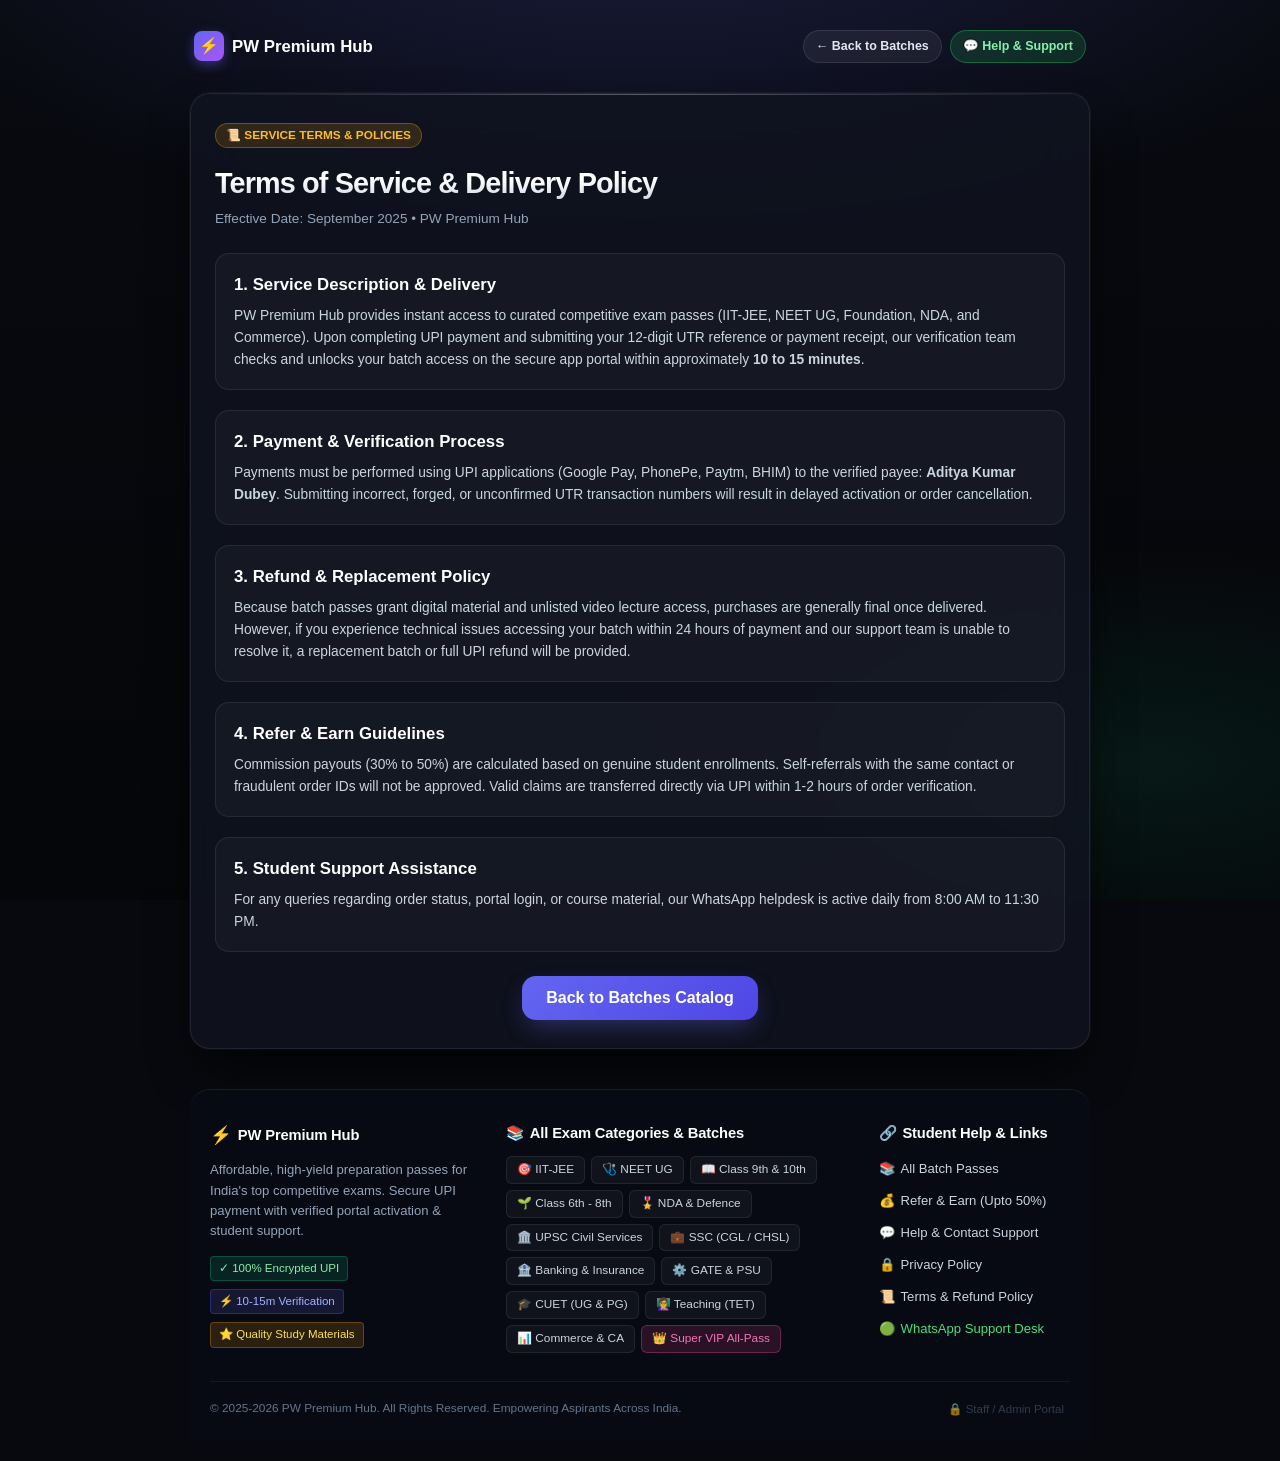
<file: terms.html>
<!DOCTYPE html>
<html lang="en">
<head>
  <meta charset="UTF-8">
  <meta name="viewport" content="width=device-width, initial-scale=1.0">
  <title>Terms of Service & Refund Policy | PW Premium Hub</title>
  <meta name="description" content="Review the Terms of Service, Batch Activation delivery policies, and refund rules for PW Premium Hub.">
  <link rel="stylesheet" href="styles.css">
</head>
<body>

  <main class="app-container wide">
    
    <!-- Top Navigation -->
    <header class="site-nav">
      <a href="index.html" class="brand-badge">
        <span class="brand-icon">⚡</span>
        <span>PW Premium Hub</span>
      </a>

      <div class="nav-actions">
        <a href="index.html" class="nav-link-btn">
          <span>← Back to Batches</span>
        </a>

        <a href="https://wa.me/917631442934?text=Hello%2C%20I%20have%20a%20terms%20query" target="_blank" rel="noopener noreferrer" class="nav-link-btn" style="background: rgba(37,211,102,0.15); border-color: rgba(37,211,102,0.35); color: #86efac;">
          <span>💬 Help & Support</span>
        </a>
      </div>
    </header>

    <!-- Main Content -->
    <section class="glass-card" style="margin-top: 14px; text-align: left;">
      
      <div style="margin-bottom: 24px;">
        <span class="spinner-badge" style="background: rgba(245, 158, 11, 0.15); border-color: rgba(245, 158, 11, 0.35); color: #fbbf24;">
          📜 SERVICE TERMS & POLICIES
        </span>
        <h1 class="headline" style="font-size: 1.8rem; margin-top: 8px;">
          Terms of Service & Delivery Policy
        </h1>
        <p class="subheadline" style="font-size: 0.85rem; margin-bottom: 0;">
          Effective Date: September 2025 • PW Premium Hub
        </p>
      </div>

      <div style="display: flex; flex-direction: column; gap: 20px; font-size: 0.86rem; color: #cbd5e1; line-height: 1.6;">
        
        <div style="background: rgba(255,255,255,0.03); border: 1px solid rgba(255,255,255,0.08); border-radius: var(--radius-md); padding: 18px;">
          <h3 style="font-size: 1.05rem; font-weight: 700; color: #ffffff; margin-bottom: 6px;">1. Service Description & Delivery</h3>
          <p style="margin-bottom: 0;">
            PW Premium Hub provides instant access to curated competitive exam passes (IIT-JEE, NEET UG, Foundation, NDA, and Commerce). Upon completing UPI payment and submitting your 12-digit UTR reference or payment receipt, our verification team checks and unlocks your batch access on the secure app portal within approximately <strong>10 to 15 minutes</strong>.
          </p>
        </div>

        <div style="background: rgba(255,255,255,0.03); border: 1px solid rgba(255,255,255,0.08); border-radius: var(--radius-md); padding: 18px;">
          <h3 style="font-size: 1.05rem; font-weight: 700; color: #ffffff; margin-bottom: 6px;">2. Payment & Verification Process</h3>
          <p style="margin-bottom: 0;">
            Payments must be performed using UPI applications (Google Pay, PhonePe, Paytm, BHIM) to the verified payee: <strong>Aditya Kumar Dubey</strong>. Submitting incorrect, forged, or unconfirmed UTR transaction numbers will result in delayed activation or order cancellation.
          </p>
        </div>

        <div style="background: rgba(255,255,255,0.03); border: 1px solid rgba(255,255,255,0.08); border-radius: var(--radius-md); padding: 18px;">
          <h3 style="font-size: 1.05rem; font-weight: 700; color: #ffffff; margin-bottom: 6px;">3. Refund & Replacement Policy</h3>
          <p style="margin-bottom: 0;">
            Because batch passes grant digital material and unlisted video lecture access, purchases are generally final once delivered. However, if you experience technical issues accessing your batch within 24 hours of payment and our support team is unable to resolve it, a replacement batch or full UPI refund will be provided.
          </p>
        </div>

        <div style="background: rgba(255,255,255,0.03); border: 1px solid rgba(255,255,255,0.08); border-radius: var(--radius-md); padding: 18px;">
          <h3 style="font-size: 1.05rem; font-weight: 700; color: #ffffff; margin-bottom: 6px;">4. Refer & Earn Guidelines</h3>
          <p style="margin-bottom: 0;">
            Commission payouts (30% to 50%) are calculated based on genuine student enrollments. Self-referrals with the same contact or fraudulent order IDs will not be approved. Valid claims are transferred directly via UPI within 1-2 hours of order verification.
          </p>
        </div>

        <div style="background: rgba(255,255,255,0.03); border: 1px solid rgba(255,255,255,0.08); border-radius: var(--radius-md); padding: 18px;">
          <h3 style="font-size: 1.05rem; font-weight: 700; color: #ffffff; margin-bottom: 6px;">5. Student Support Assistance</h3>
          <p style="margin-bottom: 0;">
            For any queries regarding order status, portal login, or course material, our WhatsApp helpdesk is active daily from 8:00 AM to 11:30 PM.
          </p>
        </div>

      </div>

      <div style="text-align: center; margin-top: 24px;">
        <a href="index.html" class="btn-primary" style="display: inline-flex; width: auto; padding: 10px 24px;">
          <span>Back to Batches Catalog</span>
        </a>
      </div>

    </section>

    <!-- Rich Categorized Footer with Discreet Staff Portal Link -->
    <footer class="site-footer-rich">
      <div class="footer-main-grid">
        
        <!-- Col 1: About & Trust -->
        <div>
          <div class="footer-col-title">
            <span style="font-size: 1.1rem;">⚡</span>
            <span>PW Premium Hub</span>
          </div>
          <p class="footer-desc-text">
            Affordable, high-yield preparation passes for India's top competitive exams. Secure UPI payment with verified portal activation & student support.
          </p>
          <div style="display: flex; gap: 8px; flex-wrap: wrap; margin-top: 10px;">
            <span style="font-size: 0.72rem; background: rgba(16, 185, 129, 0.15); color: #86efac; border: 1px solid rgba(16, 185, 129, 0.3); padding: 3px 8px; border-radius: 4px;">✓ 100% Encrypted UPI</span>
            <span style="font-size: 0.72rem; background: rgba(99, 102, 241, 0.15); color: #a5b4fc; border: 1px solid rgba(99, 102, 241, 0.3); padding: 3px 8px; border-radius: 4px;">⚡ 10-15m Verification</span>
            <span style="font-size: 0.72rem; background: rgba(245, 158, 11, 0.15); color: #fde047; border: 1px solid rgba(245, 158, 11, 0.3); padding: 3px 8px; border-radius: 4px;">⭐ Quality Study Materials</span>
          </div>
        </div>

        <!-- Col 2: All 12 Exam Categories Directory -->
        <div>
          <div class="footer-col-title">
            <span>📚</span>
            <span>All Exam Categories & Batches</span>
          </div>
          <div class="footer-exam-pills-wrap">
            <a href="index.html?cat=jee" class="footer-exam-pill">🎯 IIT-JEE</a>
            <a href="index.html?cat=neet" class="footer-exam-pill">🩺 NEET UG</a>
            <a href="index.html?cat=class9_10" class="footer-exam-pill">📖 Class 9th & 10th</a>
            <a href="index.html?cat=class6_8" class="footer-exam-pill">🌱 Class 6th - 8th</a>
            <a href="index.html?cat=nda" class="footer-exam-pill">🎖️ NDA & Defence</a>
            <a href="index.html?cat=upsc" class="footer-exam-pill">🏛️ UPSC Civil Services</a>
            <a href="index.html?cat=ssc" class="footer-exam-pill">💼 SSC (CGL / CHSL)</a>
            <a href="index.html?cat=banking" class="footer-exam-pill">🏦 Banking & Insurance</a>
            <a href="index.html?cat=gate" class="footer-exam-pill">⚙️ GATE & PSU</a>
            <a href="index.html?cat=cuet" class="footer-exam-pill">🎓 CUET (UG & PG)</a>
            <a href="index.html?cat=teaching" class="footer-exam-pill">👩‍🏫 Teaching (TET)</a>
            <a href="index.html?cat=commerce" class="footer-exam-pill">📊 Commerce & CA</a>
            <a href="index.html" class="footer-exam-pill" style="background: rgba(236, 72, 153, 0.15); border-color: rgba(236, 72, 153, 0.35); color: #f472b6;">👑 Super VIP All-Pass</a>
          </div>
        </div>

        <!-- Col 3: Quick Links & Support -->
        <div>
          <div class="footer-col-title">
            <span>🔗</span>
            <span>Student Help & Links</span>
          </div>
          <ul class="footer-quick-links-list">
            <li class="footer-quick-link-item"><a href="index.html"><span>📚</span> All Batch Passes</a></li>
            <li class="footer-quick-link-item"><a href="refer.html"><span>💰</span> Refer & Earn (Upto 50%)</a></li>
            <li class="footer-quick-link-item"><a href="contact.html"><span>💬</span> Help & Contact Support</a></li>
            <li class="footer-quick-link-item"><a href="privacy.html"><span>🔒</span> Privacy Policy</a></li>
            <li class="footer-quick-link-item"><a href="terms.html"><span>📜</span> Terms & Refund Policy</a></li>
            <li class="footer-quick-link-item"><a href="https://wa.me/917631442934?text=Hello%20Support" target="_blank" rel="noopener noreferrer" style="color: #4ade80;"><span>🟢</span> WhatsApp Support Desk</a></li>
          </ul>
        </div>

      </div>

      <!-- Footer Bottom Bar with Discreet Admin Access -->
      <div class="footer-bottom-bar">
        <div>
          © 2025-2026 PW Premium Hub. All Rights Reserved. Empowering Aspirants Across India.
        </div>
        <div>
          <!-- Discreet Admin Portal Link at bottom -->
          <a href="admin-login.html" class="discreet-admin-link" title="Authorized Staff Access">
            <span>🔒 Staff / Admin Portal</span>
          </a>
        </div>
      </div>
    </footer>

  </main>

</body>
</html>
</file>
<file: styles.css>
/**
 * ============================================================================
 *               THOR EXAM PREP - CINEMATIC DESIGN SYSTEM 3.0
 * ============================================================================
 * Glassmorphism, Batch Catalog, Admin Dashboard, Reviews & Referral Engine
 * ============================================================================
 */

:root {
  --bg-color: #08090e;
  --card-bg: rgba(16, 20, 32, 0.82);
  --card-border: rgba(255, 255, 255, 0.08);
  --card-border-hover: rgba(255, 255, 255, 0.2);
  --card-shadow: 0 24px 50px -12px rgba(0, 0, 0, 0.8), 0 0 0 1px rgba(255, 255, 255, 0.05);

  --text-primary: #f8fafc;
  --text-secondary: #94a3b8;
  --text-muted: #64748b;
  --text-dim: #475569;

  --accent-primary: #6366f1;
  --accent-primary-hover: #4f46e5;
  --accent-glow: rgba(99, 102, 241, 0.4);

  --accent-emerald: #10b981;
  --accent-emerald-dim: rgba(16, 185, 129, 0.15);
  --accent-amber: #f59e0b;
  --accent-rose: #f43f5e;

  --input-bg: rgba(11, 14, 23, 0.9);
  --input-border: rgba(255, 255, 255, 0.12);
  --input-focus: rgba(99, 102, 241, 0.55);

  --radius-sm: 8px;
  --radius-md: 14px;
  --radius-lg: 20px;
  --radius-full: 9999px;

  --font-stack: -apple-system, BlinkMacSystemFont, "SF Pro Display", "Inter", "Segoe UI", Roboto, sans-serif;
  --transition: all 0.25s cubic-bezier(0.16, 1, 0.3, 1);
}

*, *::before, *::after {
  box-sizing: border-box;
  margin: 0;
  padding: 0;
}

html {
  scroll-behavior: smooth;
  overflow-x: hidden;
  width: 100%;
}

body {
  overflow-x: hidden;
  width: 100%;
  max-width: 100%;
  background-color: var(--bg-color);
  color: var(--text-primary);
  font-family: var(--font-stack);
  min-height: 100vh;
  display: flex;
  flex-direction: column;
  align-items: center;
  padding: 20px 14px;
  line-height: 1.5;
  -webkit-font-smoothing: antialiased;
  position: relative;
}

body::before {
  content: "";
  position: fixed;
  top: 0;
  left: 0;
  right: 0;
  bottom: 0;
  width: 100vw;
  height: 100vh;
  z-index: -2;
  pointer-events: none;
  background-color: var(--bg-color);
  background-image: 
    radial-gradient(ellipse 90% 60% at 50% -15%, rgba(99, 102, 241, 0.22), transparent 70%),
    radial-gradient(ellipse 60% 40% at 90% 85%, rgba(16, 185, 129, 0.1), transparent 60%),
    linear-gradient(180deg, #080a10 0%, #050609 100%);
  background-size: cover;
  background-repeat: no-repeat;
  background-attachment: fixed;
}

#confettiCanvas {
  position: fixed;
  top: 0;
  left: 0;
  width: 100vw;
  height: 100vh;
  pointer-events: none;
  z-index: 99999;
}

.app-container {
  width: 100%;
  max-width: 680px;
  margin: 0 auto;
}

.app-container.wide {
  max-width: 900px;
}

/* Glass Card */
.glass-card {
  background: var(--card-bg);
  backdrop-filter: blur(28px);
  -webkit-backdrop-filter: blur(28px);
  border: 1px solid var(--card-border);
  border-radius: var(--radius-lg);
  box-shadow: var(--card-shadow);
  padding: 28px 24px;
  position: relative;
  overflow: hidden;
  margin-bottom: 24px;
  transition: var(--transition);
}

.glass-card::before {
  content: "";
  position: absolute;
  top: 0;
  left: 0;
  right: 0;
  height: 1px;
  background: linear-gradient(90deg, transparent, rgba(255, 255, 255, 0.3), transparent);
}

/* Navigation Header */
.site-nav {
  display: flex;
  align-items: center;
  justify-content: space-between;
  margin-bottom: 20px;
  padding: 10px 4px;
  gap: 12px;
  flex-wrap: nowrap;
}

.brand-badge {
  display: inline-flex;
  align-items: center;
  gap: 8px;
  font-weight: 800;
  font-size: 1.05rem;
  color: #ffffff;
  text-decoration: none;
  flex-shrink: 1;
  min-width: 0;
}

.brand-icon {
  width: 30px;
  height: 30px;
  border-radius: 8px;
  background: linear-gradient(135deg, #6366f1, #a855f7);
  display: flex;
  align-items: center;
  justify-content: center;
  font-weight: 900;
  font-size: 1rem;
  color: #ffffff;
  box-shadow: 0 4px 12px rgba(99, 102, 241, 0.4);
  flex-shrink: 0;
}

.nav-actions {
  display: flex;
  align-items: center;
  gap: 8px;
  flex-shrink: 0;
  flex-wrap: nowrap;
}

.nav-link-btn {
  background: rgba(255, 255, 255, 0.06);
  border: 1px solid rgba(255, 255, 255, 0.1);
  color: #e2e8f0;
  padding: 6px 12px;
  border-radius: var(--radius-full);
  font-size: 0.78rem;
  font-weight: 600;
  text-decoration: none;
  display: inline-flex;
  align-items: center;
  gap: 6px;
  transition: var(--transition);
}

.nav-link-btn:hover {
  background: rgba(255, 255, 255, 0.12);
  color: #ffffff;
  border-color: rgba(255, 255, 255, 0.22);
}

.nav-link-btn.primary {
  background: rgba(99, 102, 241, 0.2);
  border-color: rgba(99, 102, 241, 0.4);
  color: #a5b4fc;
}

.nav-link-btn.primary:hover {
  background: rgba(99, 102, 241, 0.35);
  color: #ffffff;
}

/* Compact Referral & Earnings Pill */
.nav-earnings-pill {
  display: inline-flex;
  align-items: center;
  gap: 5px;
  background: rgba(16, 185, 129, 0.12);
  border: 1px solid rgba(16, 185, 129, 0.35);
  color: #86efac;
  padding: 5px 11px;
  border-radius: var(--radius-full);
  font-size: 0.78rem;
  font-weight: 600;
  text-decoration: none;
  transition: var(--transition);
  white-space: nowrap;
}

.nav-earnings-pill:hover {
  background: rgba(16, 185, 129, 0.22);
  border-color: rgba(16, 185, 129, 0.6);
  color: #ffffff;
  transform: translateY(-1px);
}

.earnings-pill-icon {
  font-size: 0.85rem;
  line-height: 1;
}

.earnings-pill-text strong {
  color: #ffffff;
  font-weight: 700;
}

/* Hamburger Menu Button (Ultra-Premium Glass & Neon Indigo Glow) */
.btn-hamburger {
  display: inline-flex;
  flex-direction: column;
  justify-content: center;
  align-items: center;
  gap: 4.5px;
  width: 38px;
  height: 38px;
  background: linear-gradient(135deg, rgba(99, 102, 241, 0.16) 0%, rgba(15, 23, 42, 0.8) 100%);
  border: 1.5px solid rgba(99, 102, 241, 0.45);
  border-radius: 11px;
  cursor: pointer;
  padding: 7px;
  box-shadow: 
    0 4px 14px rgba(0, 0, 0, 0.4),
    0 0 16px rgba(99, 102, 241, 0.25),
    inset 0 1px 0 rgba(255, 255, 255, 0.2);
  transition: all 0.22s cubic-bezier(0.16, 1, 0.3, 1);
  flex-shrink: 0;
  position: relative;
  z-index: 5;
}

.btn-hamburger:hover {
  background: linear-gradient(135deg, rgba(99, 102, 241, 0.32) 0%, rgba(79, 70, 229, 0.28) 100%);
  border-color: rgba(165, 180, 252, 0.85);
  transform: translateY(-1.5px);
  box-shadow: 
    0 6px 20px rgba(99, 102, 241, 0.5),
    0 0 24px rgba(99, 102, 241, 0.4),
    inset 0 1px 0 rgba(255, 255, 255, 0.35);
}

.btn-hamburger:active {
  transform: translateY(0) scale(0.94);
  box-shadow: 0 2px 8px rgba(0, 0, 0, 0.4);
}

.btn-hamburger span {
  display: block;
  height: 2.2px;
  background: linear-gradient(90deg, #ffffff 0%, #c7d2fe 100%);
  border-radius: 4px;
  transition: all 0.22s ease;
  box-shadow: 0 1px 2px rgba(0, 0, 0, 0.4);
}

.btn-hamburger span:nth-child(1) {
  width: 19px;
}

.btn-hamburger span:nth-child(2) {
  width: 14px;
  align-self: flex-start;
  margin-left: 1px;
}

.btn-hamburger span:nth-child(3) {
  width: 19px;
}

.btn-hamburger:hover span:nth-child(2) {
  width: 19px;
  margin-left: 0;
}

/* Slide-out Navigation Drawer */
.drawer-backdrop {
  position: fixed;
  top: 0;
  left: 0;
  right: 0;
  bottom: 0;
  background: rgba(0, 0, 0, 0.75);
  backdrop-filter: blur(4px);
  z-index: 99990;
  opacity: 0;
  visibility: hidden;
  transition: opacity 0.3s ease, visibility 0.3s ease;
}

.drawer-backdrop.open {
  opacity: 1;
  visibility: visible;
}

.nav-drawer {
  position: fixed;
  top: 0;
  right: -340px;
  width: 320px;
  max-width: 88vw;
  height: 100%;
  background: #0b1120;
  border-left: 1px solid rgba(255, 255, 255, 0.12);
  box-shadow: -10px 0 30px rgba(0, 0, 0, 0.75);
  z-index: 99995;
  padding: 20px 18px;
  display: flex;
  flex-direction: column;
  overflow-y: auto;
  transition: right 0.35s cubic-bezier(0.16, 1, 0.3, 1);
}

.nav-drawer.open {
  right: 0;
}

.nav-drawer-header {
  display: flex;
  align-items: center;
  justify-content: space-between;
  padding-bottom: 14px;
  border-bottom: 1px solid rgba(255, 255, 255, 0.08);
  margin-bottom: 14px;
}

.btn-drawer-close {
  background: rgba(255, 255, 255, 0.06);
  border: 1px solid rgba(255, 255, 255, 0.1);
  color: #cbd5e1;
  width: 30px;
  height: 30px;
  border-radius: 50%;
  display: flex;
  align-items: center;
  justify-content: center;
  font-size: 0.95rem;
  cursor: pointer;
  transition: var(--transition);
}

.btn-drawer-close:hover {
  background: rgba(239, 68, 68, 0.2);
  border-color: rgba(239, 68, 68, 0.4);
  color: #f87171;
}

.drawer-profile-card {
  background: rgba(255, 255, 255, 0.03);
  border: 1px solid rgba(255, 255, 255, 0.08);
  border-radius: var(--radius-md);
  padding: 12px 14px;
  margin-bottom: 14px;
}

.drawer-section-title {
  font-size: 0.68rem;
  font-weight: 800;
  letter-spacing: 0.08em;
  color: #64748b;
  margin-bottom: 8px;
  padding-left: 4px;
}

.drawer-nav-menu {
  display: flex;
  flex-direction: column;
  gap: 4px;
}

.drawer-nav-link {
  display: flex;
  align-items: center;
  gap: 12px;
  padding: 9px 12px;
  border-radius: var(--radius-md);
  text-decoration: none;
  background: transparent;
  transition: var(--transition);
  color: #e2e8f0;
}

.drawer-nav-link:hover {
  background: rgba(255, 255, 255, 0.06);
  color: #ffffff;
  transform: translateX(3px);
}

.drawer-link-purchases {
  background: linear-gradient(135deg, rgba(16, 185, 129, 0.16) 0%, rgba(5, 150, 105, 0.08) 100%) !important;
  border: 1px solid rgba(16, 185, 129, 0.38) !important;
  margin-bottom: 4px;
}

.drawer-link-purchases:hover {
  background: linear-gradient(135deg, rgba(16, 185, 129, 0.28) 0%, rgba(5, 150, 105, 0.18) 100%) !important;
  border-color: rgba(16, 185, 129, 0.65) !important;
  transform: translateX(3px);
}

.drawer-nav-icon {
  font-size: 1.2rem;
  line-height: 1;
  flex-shrink: 0;
}

.drawer-nav-info {
  flex: 1;
  display: flex;
  flex-direction: column;
  min-width: 0;
}

.drawer-nav-name {
  font-size: 0.82rem;
  font-weight: 700;
  color: #ffffff;
}

.drawer-nav-sub {
  font-size: 0.7rem;
  color: #94a3b8;
  white-space: nowrap;
  overflow: hidden;
  text-overflow: ellipsis;
}

.drawer-badge {
  font-size: 0.68rem;
  font-weight: 700;
  padding: 2px 7px;
  border-radius: var(--radius-full);
}

.drawer-badge.success {
  background: rgba(16, 185, 129, 0.15);
  color: #86efac;
  border: 1px solid rgba(16, 185, 129, 0.35);
}

/* Banner Urgency Notice */
.banner-alert {
  background: linear-gradient(90deg, rgba(245, 158, 11, 0.15), rgba(239, 68, 68, 0.15));
  border: 1px solid rgba(245, 158, 11, 0.3);
  border-radius: var(--radius-md);
  padding: 10px 14px;
  display: flex;
  align-items: center;
  justify-content: space-between;
  margin-bottom: 20px;
  font-size: 0.82rem;
  color: #fde68a;
  gap: 10px;
}

.banner-timer {
  font-family: monospace;
  font-weight: 800;
  background: rgba(0, 0, 0, 0.4);
  padding: 3px 8px;
  border-radius: 6px;
  color: #ffffff;
}

/* Headings */
.headline {
  font-size: 1.9rem;
  font-weight: 800;
  letter-spacing: -0.03em;
  line-height: 1.2;
  margin-bottom: 8px;
  background: linear-gradient(180deg, #ffffff 40%, #cbd5e1 100%);
  -webkit-background-clip: text;
  -webkit-text-fill-color: transparent;
}

.subheadline {
  font-size: 0.95rem;
  color: var(--text-secondary);
  margin-bottom: 20px;
}

/* Category Filter Tabs */
.category-filter-wrap {
  display: flex;
  gap: 8px;
  overflow-x: auto;
  padding-bottom: 8px;
  margin-bottom: 22px;
  scrollbar-width: thin;
}

.category-filter-wrap::-webkit-scrollbar {
  height: 4px;
}

.category-filter-wrap::-webkit-scrollbar-thumb {
  background: rgba(255, 255, 255, 0.15);
  border-radius: 4px;
}

.btn-category-tab {
  flex-shrink: 0;
  background: rgba(255, 255, 255, 0.04);
  border: 1px solid rgba(255, 255, 255, 0.09);
  color: var(--text-secondary);
  padding: 7px 14px;
  border-radius: var(--radius-full);
  font-size: 0.82rem;
  font-weight: 600;
  cursor: pointer;
  transition: var(--transition);
  font-family: var(--font-stack);
}

.btn-category-tab:hover {
  background: rgba(255, 255, 255, 0.09);
  color: #ffffff;
}

.btn-category-tab.active {
  background: #6366f1;
  color: #ffffff;
  border-color: #6366f1;
  box-shadow: 0 4px 14px rgba(99, 102, 241, 0.45);
}

/* Batches Grid */
.batches-grid {
  display: grid;
  grid-template-columns: 1fr;
  gap: 16px;
  margin-bottom: 24px;
  width: 100%;
  box-sizing: border-box;
}

.batch-card {
  width: 100%;
  box-sizing: border-box;
  background: linear-gradient(180deg, rgba(255, 255, 255, 0.04) 0%, rgba(255, 255, 255, 0.015) 100%);
  border: 1px solid rgba(255, 255, 255, 0.09);
  border-radius: 18px;
  padding: 22px;
  transition: all 0.3s cubic-bezier(0.16, 1, 0.3, 1);
  display: flex;
  flex-direction: column;
  justify-content: space-between;
  position: relative;
  overflow: hidden;
  box-shadow: 0 6px 24px -6px rgba(0, 0, 0, 0.4);
}

.batch-card::before {
  content: "";
  position: absolute;
  top: 0;
  left: 0;
  right: 0;
  height: 2px;
  background: linear-gradient(90deg, transparent, rgba(99, 102, 241, 0.5), transparent);
  opacity: 0;
  transition: opacity 0.3s ease;
}

.batch-card:hover {
  border-color: rgba(99, 102, 241, 0.4);
  background: linear-gradient(180deg, rgba(255, 255, 255, 0.06) 0%, rgba(255, 255, 255, 0.02) 100%);
  transform: translateY(-4px);
  box-shadow: 0 16px 36px -10px rgba(99, 102, 241, 0.22), 0 8px 24px -6px rgba(0, 0, 0, 0.6);
}

.batch-card:hover::before {
  opacity: 1;
}

.batch-discount-badge {
  font-size: 0.72rem;
  font-weight: 800;
  background: rgba(239, 68, 68, 0.15);
  color: #f87171;
  border: 1px solid rgba(239, 68, 68, 0.35);
  padding: 2px 8px;
  border-radius: var(--radius-full);
  letter-spacing: 0.03em;
}

/* Cute Extra Discount Teaser Badge */
.checkout-bonus-teaser {
  display: flex;
  align-items: center;
  justify-content: center;
  gap: 8px;
  background: linear-gradient(90deg, rgba(236, 72, 153, 0.12), rgba(168, 85, 247, 0.16), rgba(99, 102, 241, 0.12));
  border: 1px dashed rgba(236, 72, 153, 0.45);
  border-radius: var(--radius-full);
  padding: 8px 18px;
  margin-bottom: 20px;
  font-size: 0.84rem;
  color: #fbcfe8;
  text-align: center;
  box-shadow: 0 4px 18px rgba(236, 72, 153, 0.1);
  animation: pulseTeaser 3s infinite ease-in-out;
}

@keyframes pulseTeaser {
  0%, 100% { transform: scale(1); box-shadow: 0 4px 18px rgba(236, 72, 153, 0.1); }
  50% { transform: scale(1.01); box-shadow: 0 6px 22px rgba(236, 72, 153, 0.25); }
}

.teaser-highlight {
  color: #ffffff;
  font-weight: 800;
  background: linear-gradient(135deg, #ec4899, #8b5cf6);
  padding: 2px 10px;
  border-radius: 6px;
  display: inline-block;
  margin-left: 4px;
}

/* Micro-hint on batch cards */
.batch-extra-discount-hint {
  display: flex;
  align-items: center;
  gap: 6px;
  background: rgba(236, 72, 153, 0.08);
  border: 1px solid rgba(236, 72, 153, 0.25);
  border-radius: 8px;
  padding: 6px 10px;
  margin-top: 8px;
  margin-bottom: 2px;
  font-size: 0.74rem;
  color: #f9a8d4;
  line-height: 1.35;
}

.batch-extra-discount-hint strong {
  color: #ffffff;
  font-weight: 700;
}

.batch-header {
  display: flex;
  align-items: flex-start;
  justify-content: space-between;
  margin-bottom: 8px;
}

.batch-tag {
  font-size: 0.7rem;
  font-weight: 700;
  text-transform: uppercase;
  padding: 3px 8px;
  border-radius: 6px;
  letter-spacing: 0.04em;
}

.batch-title {
  font-size: 1.15rem;
  font-weight: 700;
  color: #ffffff;
  margin-bottom: 6px;
}

.batch-desc {
  font-size: 0.84rem;
  color: var(--text-secondary);
  margin-bottom: 14px;
}

.batch-features {
  list-style: none;
  margin-bottom: 16px;
  display: flex;
  flex-direction: column;
  gap: 6px;
}

.batch-feature-item {
  display: flex;
  align-items: center;
  gap: 8px;
  font-size: 0.8rem;
  color: #cbd5e1;
}

.batch-feature-icon {
  width: 14px;
  height: 14px;
  color: #34d399;
  flex-shrink: 0;
}

.batch-footer {
  display: flex;
  align-items: center;
  justify-content: space-between;
  border-top: 1px solid rgba(255, 255, 255, 0.07);
  padding-top: 14px;
  margin-top: 8px;
}

.batch-pricing {
  display: flex;
  align-items: baseline;
  gap: 8px;
}

.batch-cut-price {
  font-size: 0.95rem;
  color: var(--text-muted);
  text-decoration: line-through;
}

.batch-live-price {
  font-size: 1.45rem;
  font-weight: 800;
  color: #ffffff;
}

.btn-enroll {
  background: linear-gradient(135deg, #6366f1 0%, #4f46e5 100%);
  color: #ffffff;
  border: none;
  padding: 9px 18px;
  border-radius: 10px;
  font-size: 0.86rem;
  font-weight: 600;
  cursor: pointer;
  text-decoration: none;
  display: inline-flex;
  align-items: center;
  gap: 6px;
  transition: var(--transition);
  box-shadow: 0 4px 14px rgba(99, 102, 241, 0.35);
}

.btn-enroll:hover {
  transform: translateY(-1px);
  box-shadow: 0 6px 18px rgba(99, 102, 241, 0.5);
  background: linear-gradient(135deg, #6d70f7 0%, #5850ec 100%);
}

/* Coupon Box */
.coupon-section {
  background: rgba(0, 0, 0, 0.25);
  border: 1px solid rgba(255, 255, 255, 0.08);
  border-radius: var(--radius-md);
  padding: 16px;
  margin-bottom: 22px;
}

.coupon-chips-list {
  display: flex;
  flex-wrap: wrap;
  gap: 8px;
  margin-top: 8px;
}

.coupon-chip {
  background: rgba(99, 102, 241, 0.12);
  border: 1px dashed rgba(99, 102, 241, 0.4);
  color: #a5b4fc;
  font-size: 0.74rem;
  font-weight: 600;
  padding: 4px 10px;
  border-radius: 6px;
  cursor: pointer;
  transition: var(--transition);
}

.coupon-chip:hover {
  background: rgba(99, 102, 241, 0.25);
  color: #ffffff;
}

/* Verified Student Reviews */
.reviews-section {
  margin-top: 28px;
  border-top: 1px solid rgba(255, 255, 255, 0.08);
  padding-top: 24px;
}

.reviews-grid {
  display: grid;
  grid-template-columns: 1fr;
  gap: 12px;
  margin-top: 14px;
}

@media (min-width: 600px) {
  .reviews-grid {
    grid-template-columns: 1fr 1fr;
  }
}

.review-card {
  background: rgba(255, 255, 255, 0.025);
  border: 1px solid rgba(255, 255, 255, 0.07);
  border-radius: var(--radius-md);
  padding: 14px 16px;
}

.reviewer-meta {
  display: flex;
  align-items: center;
  gap: 10px;
  margin-bottom: 10px;
}

.reviewer-img {
  width: 38px;
  height: 38px;
  border-radius: 50%;
  object-fit: cover;
  border: 2px solid rgba(99, 102, 241, 0.4);
}

.reviewer-name {
  font-size: 0.86rem;
  font-weight: 700;
  color: #ffffff;
}

.reviewer-badge {
  font-size: 0.72rem;
  color: #34d399;
}

.review-comment {
  font-size: 0.82rem;
  color: var(--text-secondary);
  line-height: 1.45;
}

/* Refer & Earn Card */
.refer-card {
  background: linear-gradient(135deg, rgba(99, 102, 241, 0.12), rgba(168, 85, 247, 0.12));
  border: 1px solid rgba(168, 85, 247, 0.3);
  border-radius: var(--radius-md);
  padding: 20px;
  margin-bottom: 24px;
}

.refer-commission-badge {
  display: inline-flex;
  align-items: center;
  background: #a855f7;
  color: #ffffff;
  font-size: 0.75rem;
  font-weight: 800;
  padding: 3px 10px;
  border-radius: var(--radius-full);
  margin-bottom: 8px;
}

/* Buttons */
.btn-primary {
  display: flex;
  align-items: center;
  justify-content: center;
  gap: 10px;
  width: 100%;
  padding: 14px 24px;
  background: linear-gradient(135deg, #6366f1 0%, #4f46e5 100%);
  color: #ffffff;
  font-family: var(--font-stack);
  font-size: 1rem;
  font-weight: 600;
  border: none;
  border-radius: var(--radius-md);
  cursor: pointer;
  text-decoration: none;
  box-shadow: 0 10px 24px -6px var(--accent-glow);
  position: relative;
  overflow: hidden;
  transition: var(--transition);
}

.btn-primary:hover {
  transform: translateY(-2px);
  box-shadow: 0 14px 28px -6px rgba(99, 102, 241, 0.55);
}

.btn-secondary {
  display: flex;
  align-items: center;
  justify-content: center;
  gap: 10px;
  width: 100%;
  padding: 13px 20px;
  background: rgba(255, 255, 255, 0.04);
  color: #e2e8f0;
  font-family: var(--font-stack);
  font-size: 0.92rem;
  font-weight: 600;
  border: 1px solid rgba(255, 255, 255, 0.1);
  border-radius: var(--radius-md);
  cursor: pointer;
  text-decoration: none;
  transition: var(--transition);
}

.btn-secondary:hover {
  background: rgba(255, 255, 255, 0.08);
  border-color: rgba(255, 255, 255, 0.2);
  color: #ffffff;
}

.btn-success {
  background: linear-gradient(135deg, #10b981 0%, #059669 100%);
  box-shadow: 0 10px 24px -6px rgba(16, 185, 129, 0.4);
}

.btn-success:hover {
  box-shadow: 0 14px 28px -6px rgba(16, 185, 129, 0.55);
  background: linear-gradient(135deg, #18c58c 0%, #089d70 100%);
}

.btn-whatsapp {
  background: rgba(37, 211, 102, 0.12);
  border: 1px solid rgba(37, 211, 102, 0.3);
  color: #86efac;
}

.btn-whatsapp:hover {
  background: rgba(37, 211, 102, 0.22);
  border-color: rgba(37, 211, 102, 0.5);
  color: #ffffff;
}

/* Video Container Embed */
.video-wrapper {
  width: 100%;
  border-radius: var(--radius-md);
  overflow: hidden;
  background: #000000;
  border: 1px solid rgba(255, 255, 255, 0.12);
  margin: 16px 0 20px;
  position: relative;
  padding-top: 56.25%; /* 16:9 Aspect */
}

.video-wrapper iframe {
  position: absolute;
  top: 0;
  left: 0;
  width: 100%;
  height: 100%;
  border: none;
}

/* Modals */
.modal-backdrop {
  position: fixed;
  top: 0;
  left: 0;
  width: 100vw;
  height: 100vh;
  background: rgba(0, 0, 0, 0.75);
  backdrop-filter: blur(10px);
  display: none;
  align-items: center;
  justify-content: center;
  z-index: 10000;
  padding: 16px;
}

.modal-backdrop.open {
  display: flex;
}

.modal-box {
  width: 100%;
  max-width: 420px;
  background: #111522;
  border: 1px solid rgba(255, 255, 255, 0.12);
  border-radius: var(--radius-lg);
  padding: 24px;
  box-shadow: 0 24px 60px rgba(0, 0, 0, 0.9);
  position: relative;
}

.modal-close {
  position: absolute;
  top: 16px;
  right: 16px;
  background: none;
  border: none;
  color: var(--text-muted);
  cursor: pointer;
  font-size: 1.2rem;
}

.modal-close:hover {
  color: #ffffff;
}

/* Form Controls */
.form-group {
  margin-bottom: 14px;
}

.form-label {
  display: block;
  font-size: 0.78rem;
  font-weight: 600;
  color: var(--text-secondary);
  margin-bottom: 6px;
}

.form-input {
  width: 100%;
  background: var(--input-bg);
  border: 1px solid var(--input-border);
  border-radius: var(--radius-md);
  padding: 10px 14px;
  color: #ffffff;
  font-size: 0.88rem;
  font-family: var(--font-stack);
  outline: none;
}

.form-input:focus {
  border-color: var(--input-focus);
  box-shadow: 0 0 0 3px rgba(99, 102, 241, 0.2);
}

/* Admin Dashboard Elements */
.admin-tabs {
  display: flex;
  gap: 8px;
  border-bottom: 1px solid rgba(255, 255, 255, 0.1);
  padding-bottom: 12px;
  margin-bottom: 20px;
  overflow-x: auto;
}

.admin-tab-btn {
  background: transparent;
  border: none;
  color: var(--text-secondary);
  font-size: 0.85rem;
  font-weight: 600;
  padding: 8px 14px;
  border-radius: 8px;
  cursor: pointer;
}

.admin-tab-btn.active {
  background: rgba(255, 255, 255, 0.1);
  color: #ffffff;
}

.admin-table {
  width: 100%;
  border-collapse: collapse;
  font-size: 0.82rem;
  margin-top: 10px;
}

.admin-table th, .admin-table td {
  padding: 10px 12px;
  text-align: left;
  border-bottom: 1px solid rgba(255, 255, 255, 0.08);
}

.admin-table th {
  color: var(--text-muted);
  font-weight: 600;
}

.btn-danger {
  background: rgba(244, 63, 94, 0.15);
  border: 1px solid rgba(244, 63, 94, 0.3);
  color: #fda4af;
  padding: 4px 8px;
  border-radius: 6px;
  font-size: 0.74rem;
  cursor: pointer;
}

.btn-danger:hover {
  background: rgba(244, 63, 94, 0.3);
  color: #ffffff;
}

/* Toast Notification */
.toast {
  position: fixed;
  bottom: 24px;
  left: 50%;
  transform: translateX(-50%) translateY(100px);
  background: rgba(15, 23, 42, 0.95);
  backdrop-filter: blur(12px);
  border: 1px solid rgba(255, 255, 255, 0.15);
  color: #ffffff;
  padding: 10px 20px;
  border-radius: var(--radius-full);
  font-size: 0.85rem;
  font-weight: 500;
  box-shadow: 0 10px 30px rgba(0, 0, 0, 0.6);
  pointer-events: none;
  opacity: 0;
  transition: transform 0.35s cubic-bezier(0.16, 1, 0.3, 1), opacity 0.35s ease;
  z-index: 99999;
}

.toast.show {
  transform: translateX(-50%) translateY(0);
  opacity: 1;
}

/* Responsive Polish */
@media (max-width: 640px) {
  body {
    padding: 10px 8px;
  }
  .app-container, .app-container.wide {
    width: 100%;
    max-width: 100%;
  }
  .glass-card {
    padding: 18px 14px;
    border-radius: 16px;
    margin-bottom: 16px;
    width: 100%;
    box-sizing: border-box;
  }
  .site-nav {
    display: flex;
    align-items: center;
    justify-content: space-between;
    flex-wrap: nowrap;
    gap: 8px;
    padding: 6px 2px;
    width: 100%;
    box-sizing: border-box;
  }
  .brand-badge {
    font-size: 0.92rem;
    gap: 6px;
    flex-shrink: 0;
  }
  .brand-icon {
    width: 26px;
    height: 26px;
    font-size: 0.85rem;
  }
  .nav-actions {
    display: flex;
    align-items: center;
    gap: 6px;
    margin-left: auto;
    flex-shrink: 0;
  }
  .nav-earnings-pill {
    padding: 4px 8px;
    font-size: 0.72rem;
  }
  .nav-link-btn {
    padding: 5px 10px;
    font-size: 0.74rem;
  }
  .btn-hamburger {
    width: 38px;
    height: 38px;
    margin-left: 2px;
    display: inline-flex !important;
    flex-shrink: 0;
  }
  .batches-grid {
    gap: 14px;
    width: 100%;
    box-sizing: border-box;
  }
  .batch-card {
    padding: 18px 16px;
    width: 100%;
    box-sizing: border-box;
  }
  .batch-pricing {
    flex-direction: column;
    align-items: flex-start;
    gap: 2px;
  }
}

@media (max-width: 480px) {
  body {
    padding: 8px 6px;
  }
  .glass-card {
    padding: 14px 10px;
    border-radius: 14px;
  }
  .site-nav {
    padding: 6px 0px;
    gap: 8px;
    flex-wrap: nowrap;
  }
  .brand-badge {
    font-size: 0.88rem;
    gap: 6px;
    min-width: 0;
    flex-shrink: 1;
  }
  .brand-badge span:last-child {
    max-width: 120px;
    overflow: hidden;
    text-overflow: ellipsis;
    white-space: nowrap;
  }
  .nav-actions {
    gap: 6px;
    flex-shrink: 0;
    flex-wrap: nowrap;
  }
  .nav-earnings-pill {
    padding: 4px 7px;
    font-size: 0.7rem;
  }
  .nav-earnings-pill .earnings-pill-text {
    font-size: 0.7rem;
  }
  .nav-link-btn {
    padding: 5px 9px;
    font-size: 0.74rem;
  }
  .btn-hamburger {
    width: 36px;
    height: 36px;
    padding: 6px;
    display: inline-flex !important;
    flex-shrink: 0;
  }
  .btn-hamburger span {
    height: 2px;
  }
  .btn-hamburger span:nth-child(1) { width: 18px; }
  .btn-hamburger span:nth-child(2) { width: 13px; }
  .btn-hamburger span:nth-child(3) { width: 18px; }
  .btn-hamburger:hover span:nth-child(2) { width: 18px; }
  .headline {
    font-size: 1.35rem;
  }
  .batch-card {
    padding: 15px 12px;
    border-radius: 14px;
  }
  .batch-title {
    font-size: 1rem;
  }
  .btn-enroll {
    padding: 8px 12px;
    font-size: 0.8rem;
  }
}

/* ==========================================================================
   LUCKY DISCOUNT WHEEL / SPINNER
   ========================================================================== */
.spinner-card {
  background: linear-gradient(145deg, rgba(26, 16, 48, 0.85), rgba(15, 23, 42, 0.9));
  border: 1px solid rgba(168, 85, 247, 0.35);
  border-radius: var(--radius-lg);
  padding: 24px 20px;
  margin-bottom: 22px;
  text-align: center;
  position: relative;
  overflow: hidden;
  box-shadow: 0 16px 40px rgba(168, 85, 247, 0.15);
}

.spinner-badge {
  display: inline-flex;
  align-items: center;
  gap: 6px;
  background: rgba(168, 85, 247, 0.2);
  border: 1px solid rgba(168, 85, 247, 0.4);
  color: #d8b4fe;
  font-size: 0.74rem;
  font-weight: 700;
  padding: 3px 10px;
  border-radius: var(--radius-full);
  margin-bottom: 10px;
  text-transform: uppercase;
}

.wheel-outer-wrapper {
  position: relative;
  width: 260px;
  height: 260px;
  margin: 16px auto;
}

.wheel-pointer {
  position: absolute;
  top: -10px;
  left: 50%;
  transform: translateX(-50%);
  width: 24px;
  height: 28px;
  z-index: 10;
  filter: drop-shadow(0 2px 6px rgba(0, 0, 0, 0.8));
}

.wheel-canvas {
  width: 260px;
  height: 260px;
  border-radius: 50%;
  box-shadow: 0 0 25px rgba(168, 85, 247, 0.35), inset 0 0 15px rgba(0, 0, 0, 0.6);
  border: 4px solid #2e1065;
  transition: transform 4.5s cubic-bezier(0.12, 0.9, 0.18, 1);
}

.btn-spin {
  background: linear-gradient(135deg, #a855f7 0%, #7c3aed 100%);
  color: #ffffff;
  border: none;
  padding: 12px 28px;
  border-radius: var(--radius-full);
  font-size: 0.95rem;
  font-weight: 700;
  cursor: pointer;
  box-shadow: 0 8px 24px rgba(168, 85, 247, 0.45);
  display: inline-flex;
  align-items: center;
  gap: 8px;
  transition: var(--transition);
}

.btn-spin:hover {
  transform: translateY(-2px);
  box-shadow: 0 12px 30px rgba(168, 85, 247, 0.65);
}

.btn-spin:disabled {
  opacity: 0.5;
  cursor: not-allowed;
  transform: none;
}

.spin-result-box {
  display: none;
  background: rgba(16, 185, 129, 0.15);
  border: 1px solid rgba(16, 185, 129, 0.35);
  border-radius: var(--radius-md);
  padding: 10px 14px;
  margin-top: 14px;
  color: #34d399;
  font-size: 0.88rem;
  font-weight: 700;
  animation: pricePulse 0.5s ease;
}

/* Refer Page Specifics */
.commission-tier-grid {
  display: grid;
  grid-template-columns: repeat(auto-fit, minmax(130px, 1fr));
  gap: 10px;
  margin: 16px 0;
}

.commission-tier-card {
  background: rgba(255, 255, 255, 0.03);
  border: 1px solid rgba(255, 255, 255, 0.08);
  border-radius: var(--radius-md);
  padding: 12px;
  text-align: center;
}

.commission-pct {
  font-size: 1.4rem;
  font-weight: 800;
  color: #c084fc;
}

/* ==========================================================================
   PREMIUM CHECKOUT & COUPON EXPERIENCE
   ========================================================================== */

.back-link {
  display: inline-flex;
  align-items: center;
  gap: 6px;
  color: var(--text-secondary);
  font-size: 0.82rem;
  font-weight: 600;
  text-decoration: none;
  transition: var(--transition);
  padding: 6px 12px;
  border-radius: var(--radius-full);
  background: rgba(255, 255, 255, 0.04);
  border: 1px solid rgba(255, 255, 255, 0.08);
}

.back-link:hover {
  color: #ffffff;
  background: rgba(255, 255, 255, 0.1);
  transform: translateX(-2px);
}

/* Order Summary Box */
.order-summary {
  background: linear-gradient(145deg, rgba(17, 24, 39, 0.85), rgba(11, 15, 25, 0.95));
  border: 1px solid rgba(255, 255, 255, 0.1);
  border-radius: var(--radius-md);
  padding: 18px 20px;
  margin-bottom: 20px;
  box-shadow: 0 10px 30px rgba(0, 0, 0, 0.5), inset 0 1px 0 rgba(255, 255, 255, 0.05);
  position: relative;
  overflow: hidden;
}

.order-summary::before {
  content: "";
  position: absolute;
  top: 0;
  left: 0;
  right: 0;
  height: 2px;
  background: linear-gradient(90deg, #6366f1, #a855f7, #10b981);
}

.summary-row {
  display: flex;
  justify-content: space-between;
  align-items: center;
  padding: 8px 0;
  font-size: 0.86rem;
  color: var(--text-secondary);
  border-bottom: 1px dashed rgba(255, 255, 255, 0.06);
}

.summary-row:last-child {
  border-bottom: none;
}

.summary-row.total {
  border-top: 2px solid rgba(255, 255, 255, 0.12);
  border-bottom: none;
  padding-top: 14px;
  margin-top: 6px;
  font-size: 1.05rem;
  font-weight: 700;
  color: #ffffff;
}

.summary-discount {
  color: #34d399 !important;
  font-weight: 700;
  background: rgba(16, 185, 129, 0.15);
  padding: 2px 8px;
  border-radius: 6px;
  font-size: 0.82rem;
}

/* Coupon Box & Apply Button (High Premium Redesign) */
.coupon-box-card {
  background: linear-gradient(135deg, rgba(99, 102, 241, 0.08), rgba(168, 85, 247, 0.05));
  border: 1px solid rgba(99, 102, 241, 0.25);
  border-radius: var(--radius-md);
  padding: 16px;
  margin-bottom: 20px;
  box-shadow: 0 8px 24px rgba(0, 0, 0, 0.25);
}

.coupon-header-row {
  display: flex;
  justify-content: space-between;
  align-items: center;
  margin-bottom: 10px;
}

.coupon-label {
  font-size: 0.85rem;
  font-weight: 700;
  color: #ffffff;
  display: flex;
  align-items: center;
  gap: 6px;
}

.coupon-save-pill {
  font-size: 0.7rem;
  font-weight: 700;
  background: rgba(16, 185, 129, 0.18);
  border: 1px solid rgba(16, 185, 129, 0.35);
  color: #86efac;
  padding: 2px 8px;
  border-radius: var(--radius-full);
}

.coupon-input-wrap {
  display: flex;
  align-items: center;
  background: #090c14;
  border: 1.5px solid rgba(99, 102, 241, 0.35);
  border-radius: 12px;
  padding: 4px 5px 4px 12px;
  transition: all 0.25s cubic-bezier(0.16, 1, 0.3, 1);
  box-shadow: inset 0 2px 4px rgba(0, 0, 0, 0.6);
}

.coupon-input-wrap:focus-within {
  border-color: #818cf8;
  box-shadow: 0 0 0 3px rgba(99, 102, 241, 0.25), inset 0 2px 4px rgba(0, 0, 0, 0.4);
}

.coupon-input-wrap.has-coupon {
  border-color: #10b981;
}

.coupon-icon-prefix {
  color: #818cf8;
  display: flex;
  align-items: center;
  flex-shrink: 0;
  margin-right: 6px;
}

.coupon-input {
  flex: 1;
  background: transparent;
  border: none;
  outline: none;
  color: #ffffff;
  font-size: 0.95rem;
  font-family: monospace, -apple-system, sans-serif;
  font-weight: 700;
  letter-spacing: 0.08em;
  text-transform: uppercase;
  padding: 8px 4px;
}

.coupon-input::placeholder {
  color: #64748b;
  font-family: var(--font-stack);
  letter-spacing: normal;
  font-weight: 400;
  font-size: 0.84rem;
  text-transform: none;
}

.coupon-input:disabled {
  color: #94a3b8;
  cursor: not-allowed;
}

/* Premium Apply Button */
.btn-apply {
  background: linear-gradient(135deg, #6366f1 0%, #a855f7 100%);
  color: #ffffff;
  border: none;
  border-radius: 8px;
  padding: 10px 20px;
  font-size: 0.84rem;
  font-weight: 800;
  letter-spacing: 0.06em;
  text-transform: uppercase;
  cursor: pointer;
  display: inline-flex;
  align-items: center;
  justify-content: center;
  gap: 6px;
  box-shadow: 0 4px 14px rgba(99, 102, 241, 0.4);
  transition: all 0.25s cubic-bezier(0.16, 1, 0.3, 1);
  position: relative;
  overflow: hidden;
}

.btn-apply::before {
  content: "";
  position: absolute;
  top: 0;
  left: -75%;
  width: 50%;
  height: 100%;
  background: linear-gradient(90deg, transparent, rgba(255, 255, 255, 0.25), transparent);
  transform: skewX(-25deg);
  transition: 0.5s;
}

.btn-apply:hover::before {
  left: 125%;
}

.btn-apply:hover {
  transform: translateY(-1px) scale(1.02);
  box-shadow: 0 6px 18px rgba(168, 85, 247, 0.55);
  background: linear-gradient(135deg, #7175f7 0%, #b86bfc 100%);
}

.btn-apply:active {
  transform: scale(0.97);
}

.btn-apply:disabled {
  opacity: 0.5;
  cursor: not-allowed;
  transform: none;
  box-shadow: none;
}

/* Quick Available Coupon Chips */
.quick-coupon-row {
  display: flex;
  align-items: center;
  gap: 8px;
  margin-top: 10px;
  flex-wrap: wrap;
}

.quick-coupon-label {
  font-size: 0.72rem;
  color: var(--text-muted);
  font-weight: 600;
}

.btn-quick-chip {
  background: rgba(99, 102, 241, 0.12);
  border: 1px dashed rgba(99, 102, 241, 0.4);
  color: #c7d2fe;
  padding: 4px 10px;
  border-radius: 6px;
  font-size: 0.74rem;
  font-weight: 700;
  cursor: pointer;
  display: inline-flex;
  align-items: center;
  gap: 4px;
  transition: var(--transition);
}

.btn-quick-chip:hover {
  background: rgba(99, 102, 241, 0.25);
  border-color: #818cf8;
  color: #ffffff;
  transform: translateY(-1px);
}

.coupon-message {
  margin-top: 10px;
  padding: 9px 12px;
  border-radius: 8px;
  font-size: 0.8rem;
  display: flex;
  align-items: center;
  justify-content: space-between;
  gap: 8px;
  animation: slideDown 0.25s ease;
}

@keyframes slideDown {
  from { opacity: 0; transform: translateY(-4px); }
  to { opacity: 1; transform: translateY(0); }
}

@keyframes shakeAlert {
  0%, 100% { transform: translateX(0); }
  20%, 60% { transform: translateX(-4px); }
  40%, 80% { transform: translateX(4px); }
}

.coupon-message.success {
  background: rgba(16, 185, 129, 0.15);
  border: 1px solid rgba(16, 185, 129, 0.35);
  color: #86efac;
}

.coupon-message.error {
  background: rgba(244, 63, 94, 0.15);
  border: 1px solid rgba(244, 63, 94, 0.35);
  color: #fca5a5;
  animation: shakeAlert 0.35s ease;
}

.btn-remove-coupon {
  background: rgba(244, 63, 94, 0.2);
  border: 1px solid rgba(244, 63, 94, 0.4);
  color: #fecdd3;
  padding: 3px 8px;
  border-radius: 5px;
  font-size: 0.72rem;
  font-weight: 600;
  cursor: pointer;
  transition: var(--transition);
  flex-shrink: 0;
}

.btn-remove-coupon:hover {
  background: rgba(244, 63, 94, 0.4);
  color: #ffffff;
}

/* Merchant Highlight Card */
.merchant-badge-card {
  background: linear-gradient(135deg, rgba(16, 185, 129, 0.1), rgba(99, 102, 241, 0.08));
  border: 1px solid rgba(16, 185, 129, 0.25);
  border-radius: var(--radius-md);
  padding: 12px 16px;
  margin-bottom: 16px;
  display: flex;
  align-items: center;
  justify-content: space-between;
  gap: 12px;
  flex-wrap: wrap;
}

.merchant-meta-left {
  display: flex;
  align-items: center;
  gap: 10px;
}

.merchant-shield-icon {
  width: 32px;
  height: 32px;
  border-radius: 8px;
  background: rgba(16, 185, 129, 0.2);
  color: #34d399;
  display: flex;
  align-items: center;
  justify-content: center;
  flex-shrink: 0;
}

.merchant-name-label {
  font-size: 0.88rem;
  font-weight: 700;
  color: #ffffff;
}

.merchant-upi-tag {
  font-family: monospace;
  font-size: 0.76rem;
  color: #a7f3d0;
  background: rgba(0, 0, 0, 0.4);
  padding: 2px 8px;
  border-radius: 4px;
}

/* Quick App Launchers Grid */
.upi-apps-grid {
  display: grid;
  grid-template-columns: repeat(3, 1fr);
  gap: 10px;
  margin-bottom: 18px;
}

.btn-upi-app {
  display: flex;
  flex-direction: column;
  align-items: center;
  justify-content: center;
  padding: 10px 8px;
  background: rgba(255, 255, 255, 0.035);
  border: 1px solid rgba(255, 255, 255, 0.1);
  border-radius: 12px;
  text-decoration: none;
  transition: var(--transition);
  text-align: center;
}

.btn-upi-app:hover {
  background: rgba(255, 255, 255, 0.08);
  border-color: rgba(255, 255, 255, 0.25);
  transform: translateY(-2px);
  box-shadow: 0 8px 18px rgba(0, 0, 0, 0.4);
}

.divider-or {
  display: flex;
  align-items: center;
  text-align: center;
  margin: 20px 0;
  color: var(--text-dim);
  font-size: 0.74rem;
  font-weight: 700;
  letter-spacing: 0.1em;
}

.divider-or::before,
.divider-or::after {
  content: "";
  flex: 1;
  border-bottom: 1px solid rgba(255, 255, 255, 0.1);
}

.divider-or:not(:empty)::before {
  margin-right: 12px;
}

.divider-or:not(:empty)::after {
  margin-left: 12px;
}

/* QR Switcher Tabs */
.qr-tabs {
  display: flex;
  gap: 6px;
  background: rgba(0, 0, 0, 0.4);
  padding: 4px;
  border-radius: var(--radius-full);
  margin-bottom: 16px;
  border: 1px solid rgba(255, 255, 255, 0.06);
}

.qr-tab-btn {
  flex: 1;
  background: transparent;
  border: none;
  color: var(--text-secondary);
  font-size: 0.78rem;
  font-weight: 600;
  padding: 7px 10px;
  border-radius: var(--radius-full);
  cursor: pointer;
  transition: var(--transition);
  font-family: var(--font-stack);
}

.qr-tab-btn.active {
  background: #6366f1;
  color: #ffffff;
  box-shadow: 0 2px 10px rgba(99, 102, 241, 0.4);
}

/* Real QR Code Showcase Container */
.qr-card-container {
  display: flex;
  flex-direction: column;
  align-items: center;
  background: rgba(0, 0, 0, 0.35);
  border: 1px solid rgba(255, 255, 255, 0.08);
  border-radius: var(--radius-lg);
  padding: 22px 16px;
  margin-bottom: 22px;
  text-align: center;
  position: relative;
}

.qr-image-wrapper {
  border-radius: 16px;
  overflow: hidden;
  box-shadow: 0 12px 36px rgba(0, 0, 0, 0.7);
  transition: var(--transition);
}

.qr-meta-text {
  font-size: 0.8rem;
  color: var(--text-secondary);
  margin-top: 6px;
}

/* Monospace UPI ID Box with 1-click copy */
.upi-id-box {
  display: inline-flex;
  align-items: center;
  gap: 8px;
  background: #090c14;
  border: 1px solid rgba(255, 255, 255, 0.15);
  border-radius: var(--radius-full);
  padding: 6px 6px 6px 14px;
  margin-top: 10px;
  box-shadow: 0 4px 12px rgba(0, 0, 0, 0.5);
}

.upi-id-text {
  font-family: monospace;
  font-size: 0.88rem;
  font-weight: 700;
  color: #38bdf8;
  letter-spacing: 0.05em;
}

.btn-copy {
  background: rgba(255, 255, 255, 0.08);
  border: 1px solid rgba(255, 255, 255, 0.15);
  color: #ffffff;
  padding: 5px 12px;
  border-radius: var(--radius-full);
  font-size: 0.74rem;
  font-weight: 600;
  cursor: pointer;
  display: inline-flex;
  align-items: center;
  gap: 4px;
  transition: var(--transition);
}

.btn-copy:hover {
  background: #6366f1;
  border-color: #6366f1;
  color: #ffffff;
  transform: translateY(-1px);
}

/* Trust Notice Box */
.notice-box {
  background: rgba(99, 102, 241, 0.08);
  border: 1px solid rgba(99, 102, 241, 0.25);
  border-radius: var(--radius-md);
  padding: 12px 14px;
  display: flex;
  align-items: flex-start;
  gap: 10px;
  font-size: 0.78rem;
  color: #cbd5e1;
  margin-bottom: 18px;
  line-height: 1.45;
}

.notice-icon {
  color: #818cf8;
  flex-shrink: 0;
  margin-top: 2px;
}

/* ==========================================================================
   SMART SEARCH & EXPLORE ALL EXAMS DRAWER
   ========================================================================== */

.online-indicator {
  width: 8px;
  height: 8px;
  background: #22c55e;
  border-radius: 50%;
  display: inline-block;
  box-shadow: 0 0 8px #22c55e;
  animation: pulseDot 2s infinite;
}

@keyframes pulseDot {
  0%, 100% { opacity: 1; transform: scale(1); }
  50% { opacity: 0.6; transform: scale(1.2); }
}

.search-section-wrap {
  background: rgba(255, 255, 255, 0.025);
  border: 1px solid rgba(255, 255, 255, 0.09);
  border-radius: var(--radius-md);
  padding: 14px;
  margin-bottom: 20px;
  box-shadow: 0 8px 24px rgba(0, 0, 0, 0.3);
}

.search-input-box {
  display: flex;
  align-items: center;
  gap: 10px;
  background: #090c14;
  border: 1.5px solid rgba(255, 255, 255, 0.12);
  border-radius: 12px;
  padding: 10px 14px;
  transition: var(--transition);
}

.search-input-box:focus-within {
  border-color: #6366f1;
  box-shadow: 0 0 0 3px rgba(99, 102, 241, 0.25);
}

.search-icon-symbol {
  font-size: 1.1rem;
  color: #818cf8;
  flex-shrink: 0;
}

.search-input-field {
  flex: 1;
  background: transparent;
  border: none;
  outline: none;
  color: #ffffff;
  font-size: 0.92rem;
  font-family: var(--font-stack);
}

.search-input-field::placeholder {
  color: #64748b;
  font-size: 0.85rem;
}

.btn-clear-search {
  background: rgba(255, 255, 255, 0.1);
  border: none;
  color: #94a3b8;
  width: 22px;
  height: 22px;
  border-radius: 50%;
  cursor: pointer;
  display: flex;
  align-items: center;
  justify-content: center;
  font-size: 0.72rem;
  transition: var(--transition);
}

.btn-clear-search:hover {
  background: rgba(244, 63, 94, 0.3);
  color: #ffffff;
}

.search-meta-bar {
  display: flex;
  justify-content: space-between;
  align-items: center;
  margin-top: 10px;
  flex-wrap: wrap;
  gap: 8px;
}

.search-stats-text {
  font-size: 0.78rem;
  color: var(--text-secondary);
}

.btn-explore-all-exams {
  background: rgba(99, 102, 241, 0.12);
  border: 1px solid rgba(99, 102, 241, 0.35);
  color: #c7d2fe;
  padding: 5px 12px;
  border-radius: var(--radius-full);
  font-size: 0.76rem;
  font-weight: 700;
  cursor: pointer;
  display: inline-flex;
  align-items: center;
  gap: 6px;
  transition: var(--transition);
}

.btn-explore-all-exams:hover {
  background: rgba(99, 102, 241, 0.25);
  border-color: #818cf8;
  color: #ffffff;
}

.btn-explore-all-exams.open svg {
  transform: rotate(180deg);
}

/* Collapsible All Exams Grid Drawer */
.all-exams-drawer {
  margin-top: 14px;
  padding-top: 14px;
  border-top: 1px solid rgba(255, 255, 255, 0.08);
  animation: slideDown 0.3s ease;
}

.all-exams-grid {
  display: grid;
  grid-template-columns: repeat(auto-fill, minmax(170px, 1fr));
  gap: 10px;
}

.exam-drawer-chip {
  background: rgba(255, 255, 255, 0.035);
  border: 1px solid rgba(255, 255, 255, 0.09);
  border-radius: 10px;
  padding: 10px 12px;
  cursor: pointer;
  display: flex;
  align-items: center;
  gap: 8px;
  transition: var(--transition);
  text-align: left;
}

.exam-drawer-chip:hover {
  background: rgba(99, 102, 241, 0.15);
  border-color: rgba(99, 102, 241, 0.4);
  transform: translateY(-2px);
}

.exam-drawer-chip.active {
  background: rgba(99, 102, 241, 0.25);
  border-color: #6366f1;
  box-shadow: 0 0 12px rgba(99, 102, 241, 0.3);
}

.exam-drawer-icon {
  font-size: 1.2rem;
  flex-shrink: 0;
}

.exam-drawer-name {
  font-size: 0.8rem;
  font-weight: 700;
  color: #ffffff;
  display: block;
}

.exam-drawer-count {
  font-size: 0.68rem;
  color: var(--text-muted);
  display: block;
}

/* Floating WhatsApp Concierge Widget */
.floating-whatsapp-widget {
  position: fixed;
  bottom: 84px;
  right: 20px;
  z-index: 9999;
}

.floating-whatsapp-btn {
  display: inline-flex;
  align-items: center;
  gap: 8px;
  background: linear-gradient(135deg, #25d366 0%, #128c7e 100%);
  color: #ffffff;
  padding: 10px 18px;
  border-radius: var(--radius-full);
  text-decoration: none;
  font-size: 0.84rem;
  font-weight: 700;
  box-shadow: 0 8px 24px rgba(37, 211, 102, 0.4);
  transition: all 0.3s cubic-bezier(0.16, 1, 0.3, 1);
  position: relative;
}

.floating-whatsapp-btn:hover {
  transform: translateY(-3px) scale(1.03);
  box-shadow: 0 12px 30px rgba(37, 211, 102, 0.6);
  color: #ffffff;
}

.floating-pulse-ring {
  position: absolute;
  top: -4px;
  left: -4px;
  right: -4px;
  bottom: -4px;
  border-radius: var(--radius-full);
  border: 2px solid rgba(37, 211, 102, 0.6);
  animation: pulseWhatsapp 2.4s infinite;
  pointer-events: none;
}

@keyframes pulseWhatsapp {
  0% { transform: scale(1); opacity: 0.8; }
  70% { transform: scale(1.15); opacity: 0; }
  100% { transform: scale(1); opacity: 0; }
}

@media (max-width: 600px) {
  .floating-whatsapp-widget {
    bottom: 80px;
    right: 14px;
  }
  .floating-whatsapp-btn {
    padding: 8px 14px;
    font-size: 0.78rem;
    border-radius: var(--radius-full);
  }
}

/* ==========================================================================
   COMPREHENSIVE RICH FOOTER & DISCREET ADMIN LINK
   ========================================================================== */
.site-footer-rich {
  margin-top: 40px;
  padding: 32px 20px 20px 20px;
  background: rgba(8, 11, 20, 0.85);
  backdrop-filter: blur(16px);
  border-top: 1px solid rgba(255, 255, 255, 0.08);
  border-radius: var(--radius-lg) var(--radius-lg) 0 0;
  text-align: left;
}

.footer-main-grid {
  display: grid;
  grid-template-columns: 1.4fr 1.8fr 1fr;
  gap: 28px;
  margin-bottom: 28px;
}

@media (max-width: 900px) {
  .footer-main-grid {
    grid-template-columns: 1fr;
    gap: 22px;
  }
}

.footer-col-title {
  font-size: 0.92rem;
  font-weight: 800;
  color: #ffffff;
  margin-bottom: 12px;
  display: flex;
  align-items: center;
  gap: 6px;
  letter-spacing: -0.01em;
}

.footer-desc-text {
  font-size: 0.82rem;
  color: #94a3b8;
  line-height: 1.55;
  margin-bottom: 14px;
}

.footer-exam-pills-wrap {
  display: flex;
  flex-wrap: wrap;
  gap: 6px;
}

.footer-exam-pill {
  display: inline-flex;
  align-items: center;
  gap: 5px;
  background: rgba(255, 255, 255, 0.04);
  border: 1px solid rgba(255, 255, 255, 0.08);
  color: #cbd5e1;
  padding: 4px 10px;
  border-radius: 6px;
  font-size: 0.74rem;
  text-decoration: none;
  transition: all 0.2s ease;
}

.footer-exam-pill:hover {
  background: rgba(99, 102, 241, 0.2);
  border-color: rgba(99, 102, 241, 0.4);
  color: #ffffff;
  transform: translateY(-1px);
}

.footer-quick-links-list {
  list-style: none;
  padding: 0;
  margin: 0;
  display: flex;
  flex-direction: column;
  gap: 8px;
}

.footer-quick-link-item a {
  display: inline-flex;
  align-items: center;
  gap: 6px;
  font-size: 0.82rem;
  color: #cbd5e1;
  text-decoration: none;
  transition: color 0.2s ease;
}

.footer-quick-link-item a:hover {
  color: #818cf8;
}

.footer-bottom-bar {
  border-top: 1px solid rgba(255, 255, 255, 0.06);
  padding-top: 16px;
  display: flex;
  justify-content: space-between;
  align-items: center;
  flex-wrap: wrap;
  gap: 12px;
  font-size: 0.74rem;
  color: #64748b;
}

/* Discreet Admin Link - low contrast, unobtrusive, only accessible to staff who know it */
.discreet-admin-link {
  color: #475569;
  text-decoration: none;
  font-size: 0.72rem;
  display: inline-flex;
  align-items: center;
  gap: 4px;
  opacity: 0.65;
  transition: all 0.25s ease;
  padding: 3px 6px;
  border-radius: 4px;
}

.discreet-admin-link:hover {
  opacity: 1;
  color: #94a3b8;
  background: rgba(255, 255, 255, 0.05);
}

/* ==========================================================================
   STUDENT AUTH TABS & PASSWORD CONTROLS
   ========================================================================== */
.auth-tabs-nav {
  display: flex;
  background: rgba(0, 0, 0, 0.35);
  padding: 3px;
  border-radius: 10px;
  margin-bottom: 16px;
  border: 1px solid rgba(255, 255, 255, 0.08);
}

.auth-tab-btn {
  flex: 1;
  background: transparent;
  border: none;
  color: #94a3b8;
  padding: 8px 10px;
  font-size: 0.8rem;
  font-weight: 600;
  border-radius: 8px;
  cursor: pointer;
  transition: all 0.2s ease;
}

.auth-tab-btn.active {
  background: #6366f1;
  color: #ffffff;
  box-shadow: 0 2px 8px rgba(99, 102, 241, 0.4);
}

.auth-view-section {
  display: none;
}

.auth-view-section.active {
  display: block;
}

.auth-link-hint {
  display: inline-block;
  font-size: 0.76rem;
  color: #818cf8;
  background: none;
  border: none;
  cursor: pointer;
  text-decoration: underline;
  padding: 0;
  margin-top: 6px;
}

.auth-link-hint:hover {
  color: #a5b4fc;
}

/* ==========================================================================
   POST-PAYMENT CELEBRATION & COMMITMENT LETTER (SUCCESS PAGE)
   ========================================================================== */
.congrats-hero-banner {
  background: linear-gradient(135deg, rgba(16, 185, 129, 0.2) 0%, rgba(99, 102, 241, 0.15) 100%);
  border: 1.5px solid rgba(16, 185, 129, 0.4);
  border-radius: var(--radius-md);
  padding: 16px 20px;
  margin-bottom: 20px;
  text-align: center;
  box-shadow: 0 10px 30px rgba(16, 185, 129, 0.15);
  animation: bannerPulse 2.5s infinite alternate;
}

@keyframes bannerPulse {
  0% { box-shadow: 0 0 15px rgba(16, 185, 129, 0.2); }
  100% { box-shadow: 0 0 28px rgba(16, 185, 129, 0.4); }
}

.congrats-badge-text {
  font-size: 0.76rem;
  font-weight: 800;
  color: #34d399;
  letter-spacing: 0.08em;
  text-transform: uppercase;
  margin-bottom: 4px;
}

.congrats-title {
  font-size: 1.35rem;
  font-weight: 900;
  color: #ffffff;
  line-height: 1.3;
}

.commitment-letter-card {
  background: linear-gradient(135deg, rgba(30, 41, 59, 0.7) 0%, rgba(15, 23, 42, 0.8) 100%);
  border: 1px solid rgba(251, 191, 36, 0.3);
  border-left: 4px solid #fbbf24;
  border-radius: var(--radius-md);
  padding: 18px 20px;
  margin: 18px 0 24px 0;
  text-align: left;
}

.commitment-header {
  display: flex;
  align-items: center;
  gap: 8px;
  margin-bottom: 8px;
}

.commitment-header-title {
  font-size: 0.88rem;
  font-weight: 800;
  color: #fde047;
  letter-spacing: -0.01em;
}

.commitment-body {
  font-size: 0.85rem;
  color: #e2e8f0;
  line-height: 1.65;
  font-style: italic;
}

.commitment-signature {
  margin-top: 10px;
  font-size: 0.78rem;
  font-weight: 700;
  color: #cbd5e1;
  font-style: normal;
  display: flex;
  align-items: center;
  gap: 6px;
}

/* ==========================================================================
   HOW TO BUY & ACCESS VIDEO GUIDE WIDGET (COMPACT & SMOOTH)
   ========================================================================== */
.how-to-buy-card {
  background: linear-gradient(135deg, rgba(30, 41, 59, 0.5) 0%, rgba(15, 23, 42, 0.7) 100%);
  border: 1px solid rgba(99, 102, 241, 0.25);
  border-radius: var(--radius-md);
  padding: 16px 20px;
  margin-bottom: 22px;
  box-shadow: 0 8px 24px rgba(0, 0, 0, 0.25);
  text-align: left;
}

.how-to-buy-header {
  display: flex;
  justify-content: space-between;
  align-items: center;
  flex-wrap: wrap;
  gap: 12px;
}

.how-to-buy-title-group {
  display: flex;
  align-items: center;
  gap: 12px;
}

.how-to-buy-icon-wrap {
  width: 42px;
  height: 42px;
  background: linear-gradient(135deg, #ef4444 0%, #dc2626 100%);
  border-radius: 12px;
  display: flex;
  align-items: center;
  justify-content: center;
  font-size: 1.25rem;
  color: #ffffff;
  box-shadow: 0 4px 14px rgba(239, 68, 68, 0.4);
  flex-shrink: 0;
}

.how-to-buy-title {
  font-size: 0.98rem;
  font-weight: 800;
  color: #ffffff;
  margin-bottom: 2px;
}

.how-to-buy-sub {
  font-size: 0.78rem;
  color: #cbd5e1;
  margin-bottom: 0;
}

.btn-toggle-video {
  display: inline-flex;
  align-items: center;
  gap: 8px;
  background: linear-gradient(135deg, #6366f1 0%, #4f46e5 100%);
  color: #ffffff;
  border: none;
  padding: 8px 18px;
  border-radius: var(--radius-full);
  font-size: 0.82rem;
  font-weight: 700;
  cursor: pointer;
  box-shadow: 0 4px 14px rgba(99, 102, 241, 0.4);
  transition: all 0.25s cubic-bezier(0.16, 1, 0.3, 1);
}

.btn-toggle-video:hover {
  transform: translateY(-2px);
  box-shadow: 0 6px 20px rgba(99, 102, 241, 0.6);
}

.buy-video-drawer {
  display: none;
  margin-top: 16px;
  padding-top: 16px;
  border-top: 1px solid rgba(255, 255, 255, 0.08);
  animation: fadeInVideo 0.3s ease-out forwards;
}

.buy-video-drawer.open {
  display: block;
}

@keyframes fadeInVideo {
  from { opacity: 0; transform: translateY(-8px); }
  to { opacity: 1; transform: translateY(0); }
}

.buy-video-player-wrap {
  position: relative;
  width: 100%;
  max-width: 640px;
  margin: 0 auto;
  aspect-ratio: 16 / 9;
  border-radius: var(--radius-md);
  overflow: hidden;
  box-shadow: 0 10px 30px rgba(0, 0, 0, 0.5);
  border: 1px solid rgba(255, 255, 255, 0.12);
  background: #000000;
}

.buy-video-player-wrap iframe {
  width: 100%;
  height: 100%;
  border: none;
}

.buy-steps-chips-row {
  display: grid;
  grid-template-columns: repeat(auto-fit, minmax(200px, 1fr));
  gap: 10px;
  margin-top: 14px;
}

.buy-step-chip {
  background: rgba(255, 255, 255, 0.03);
  border: 1px solid rgba(255, 255, 255, 0.06);
  border-radius: 8px;
  padding: 8px 12px;
  display: flex;
  align-items: center;
  gap: 8px;
  font-size: 0.76rem;
  color: #e2e8f0;
}

.buy-step-num {
  background: rgba(99, 102, 241, 0.25);
  color: #a5b4fc;
  font-weight: 800;
  width: 20px;
  height: 20px;
  border-radius: 50%;
  display: flex;
  align-items: center;
  justify-content: center;
  font-size: 0.7rem;
  flex-shrink: 0;
}

/* Google Auth Button & Mandatory Login Styles */
.btn-google-auth {
  width: 100%;
  display: flex;
  align-items: center;
  justify-content: center;
  gap: 12px;
  background: #ffffff;
  color: #1f2937;
  border: 1px solid #d1d5db;
  padding: 12px 18px;
  border-radius: 12px;
  font-size: 0.95rem;
  font-weight: 700;
  cursor: pointer;
  box-shadow: 0 4px 14px rgba(0, 0, 0, 0.2);
  transition: all 0.2s ease;
}

.btn-google-auth:hover {
  background: #f9fafb;
  transform: translateY(-2px);
  box-shadow: 0 8px 20px rgba(0, 0, 0, 0.25);
}

.btn-google-auth:active {
  transform: translateY(0);
}

.google-auth-wrap {
  margin-bottom: 16px;
}

/* ==========================================================================
   HOMEPAGE APPROVAL CELEBRATION MODAL & LIGHT THEME MY PURCHASES STYLES
   ========================================================================== */

/* Nav Bar My Purchases Button */
.nav-purchases-btn {
  background: linear-gradient(135deg, #10b981 0%, #059669 100%);
  color: #ffffff;
  padding: 6px 14px;
  border-radius: var(--radius-full);
  font-size: 0.8rem;
  font-weight: 800;
  text-decoration: none;
  display: inline-flex;
  align-items: center;
  gap: 6px;
  box-shadow: 0 4px 14px rgba(16, 185, 129, 0.4);
  border: 1px solid rgba(255, 255, 255, 0.25);
  transition: var(--transition);
  position: relative;
}

.nav-purchases-btn:hover {
  transform: translateY(-1px);
  box-shadow: 0 6px 20px rgba(16, 185, 129, 0.55);
  color: #ffffff;
}

.nav-purchases-badge {
  background: #fde047;
  color: #1e1b4b;
  font-size: 0.68rem;
  font-weight: 900;
  padding: 1px 6px;
  border-radius: 999px;
  box-shadow: 0 2px 6px rgba(0, 0, 0, 0.25);
}

/* Hero Quick Jump Purchases Pill */
.hero-jump-purchases {
  background: linear-gradient(135deg, rgba(16, 185, 129, 0.18) 0%, rgba(5, 150, 105, 0.25) 100%);
  border: 1.5px solid rgba(16, 185, 129, 0.5);
  color: #86efac;
  border-radius: var(--radius-full);
  padding: 9px 20px;
  font-weight: 800;
  font-size: 0.86rem;
  text-decoration: none;
  display: inline-flex;
  align-items: center;
  gap: 10px;
  box-shadow: 0 4px 20px rgba(16, 185, 129, 0.25);
  transition: var(--transition);
}

.hero-jump-purchases:hover {
  transform: translateY(-2px);
  background: linear-gradient(135deg, rgba(16, 185, 129, 0.28) 0%, rgba(5, 150, 105, 0.35) 100%);
  border-color: #10b981;
  color: #ffffff;
  box-shadow: 0 8px 24px rgba(16, 185, 129, 0.4);
}

/* Approval Celebration Modal Overlay */
.approval-celebration-overlay {
  position: fixed;
  inset: 0;
  width: 100vw;
  height: 100vh;
  background: rgba(5, 8, 16, 0.85);
  backdrop-filter: blur(12px);
  -webkit-backdrop-filter: blur(12px);
  z-index: 100000;
  display: flex;
  align-items: center;
  justify-content: center;
  padding: 16px;
}

/* Approval Modal Card - Clean Light Theme */
.approval-celebration-card {
  background: #ffffff;
  color: #0f172a;
  border-radius: 24px;
  width: 100%;
  max-width: 620px;
  max-height: 90vh;
  overflow-y: auto;
  box-shadow: 0 25px 60px -15px rgba(0, 0, 0, 0.75), 0 0 0 2px rgba(16, 185, 129, 0.4);
  padding: 28px 24px;
  position: relative;
  animation: modalPop 0.28s cubic-bezier(0.16, 1, 0.3, 1);
}

.approval-modal-close {
  position: absolute;
  top: 16px;
  right: 16px;
  background: #f1f5f9;
  border: 1px solid #e2e8f0;
  width: 36px;
  height: 36px;
  border-radius: 50%;
  font-size: 1.4rem;
  font-weight: 700;
  cursor: pointer;
  color: #64748b;
  display: flex;
  align-items: center;
  justify-content: center;
  transition: var(--transition);
  line-height: 1;
}

.approval-modal-close:hover {
  background: #fee2e2;
  color: #ef4444;
  transform: scale(1.08);
}

/* Modal Steps */
.approval-step-box {
  background: #f8fafc;
  border: 1.5px solid #e2e8f0;
  border-radius: 16px;
  padding: 16px 18px;
  margin-bottom: 16px;
  text-align: left;
}

.approval-step-title {
  font-size: 0.98rem;
  font-weight: 800;
  color: #0f172a;
  display: flex;
  align-items: center;
  gap: 8px;
  margin-bottom: 6px;
}

.modal-video-wrap {
  position: relative;
  width: 100%;
  padding-bottom: 56.25%;
  height: 0;
  border-radius: 14px;
  overflow: hidden;
  background: #000;
  box-shadow: 0 4px 16px rgba(0,0,0,0.2);
  margin: 10px 0 6px 0;
}

.modal-video-wrap iframe {
  position: absolute;
  top: 0;
  left: 0;
  width: 100%;
  height: 100%;
  border: none;
}

/* Big Glowing Green Portal Launch Button */
.btn-portal-launch {
  display: flex;
  align-items: center;
  justify-content: center;
  gap: 10px;
  width: 100%;
  padding: 16px 24px;
  font-size: 1.06rem;
  font-weight: 800;
  border-radius: 14px;
  text-decoration: none;
  color: #ffffff;
  background: linear-gradient(135deg, #10b981 0%, #059669 100%);
  box-shadow: 0 10px 30px rgba(16, 185, 129, 0.45);
  border: none;
  cursor: pointer;
  transition: var(--transition);
  animation: glowPulse 2.4s infinite;
}

.btn-portal-launch:hover {
  transform: translateY(-2px);
  box-shadow: 0 14px 38px rgba(16, 185, 129, 0.6);
  color: #ffffff;
}

@keyframes glowPulse {
  0%, 100% {
    box-shadow: 0 8px 25px rgba(16, 185, 129, 0.45);
  }
  50% {
    box-shadow: 0 10px 35px rgba(16, 185, 129, 0.7);
  }
}

/* Light Theme Card for My Purchases on Homepage */
.my-purchases-approved-card-light {
  background: #ffffff;
  color: #0f172a;
  border-radius: 18px;
  padding: 22px 20px;
  margin-bottom: 14px;
  box-shadow: 0 14px 36px -8px rgba(0, 0, 0, 0.35), 0 0 0 2px #10b981;
  text-align: left;
  position: relative;
  overflow: hidden;
}

.my-purchases-approved-card-light::before {
  content: "";
  position: absolute;
  top: 0;
  left: 0;
  right: 0;
  height: 5px;
  background: linear-gradient(90deg, #10b981, #059669, #34d399);
}

/* Pending Card on Homepage */
.my-purchases-pending-card-light {
  background: #fffbeb;
  color: #78350f;
  border-radius: 16px;
  padding: 18px 18px;
  margin-bottom: 12px;
  box-shadow: 0 10px 28px -8px rgba(0, 0, 0, 0.25), 0 0 0 1.5px #f59e0b;
  text-align: left;
}

/* Payment Success Popup Modal on payment.html */
.payment-success-popup-overlay {
  position: fixed;
  inset: 0;
  width: 100vw;
  height: 100vh;
  background: rgba(6, 9, 18, 0.85);
  backdrop-filter: blur(10px);
  -webkit-backdrop-filter: blur(10px);
  z-index: 100000;
  display: flex;
  align-items: center;
  justify-content: center;
  padding: 16px;
}

.payment-success-popup-card {
  background: #ffffff;
  color: #0f172a;
  border-radius: 22px;
  width: 100%;
  max-width: 480px;
  padding: 28px 24px;
  text-align: center;
  box-shadow: 0 25px 60px -15px rgba(0, 0, 0, 0.75), 0 0 0 2px rgba(16, 185, 129, 0.4);
  animation: modalPop 0.25s cubic-bezier(0.16, 1, 0.3, 1);
}

/* Step 2 Redirection Button */
.btn-step2-redirect {
  display: flex;
  align-items: center;
  justify-content: center;
  gap: 10px;
  width: 100%;
  padding: 15px 22px;
  font-size: 1.02rem;
  font-weight: 800;
  border-radius: 12px;
  text-decoration: none;
  color: #ffffff;
  background: linear-gradient(135deg, #10b981 0%, #059669 100%);
  box-shadow: 0 8px 25px rgba(16, 185, 129, 0.45);
  transition: var(--transition);
  margin-top: 16px;
}

.btn-step2-redirect:hover {
  transform: translateY(-2px);
  box-shadow: 0 12px 32px rgba(16, 185, 129, 0.6);
  color: #ffffff;
}
</file>
